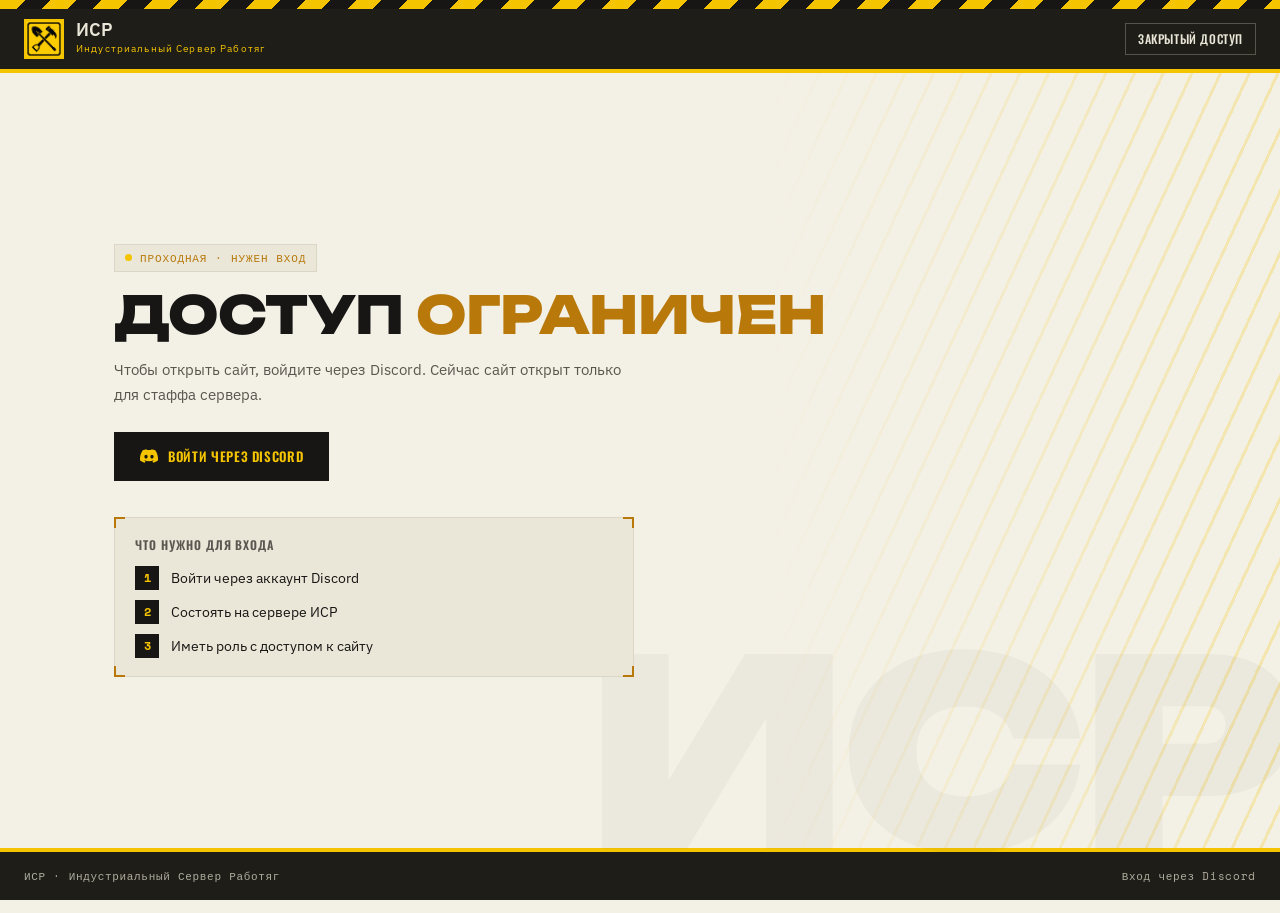
<file: index.html>
<!DOCTYPE html>
<html lang="ru">
<head>
<meta charset="UTF-8">
<script src="/isr-gate.js?v=8"></script> 
<meta name="viewport" content="width=device-width, initial-scale=1.0, maximum-scale=1.0">
<title>ИСР — Индустриальный Сервер Работяг</title>
<link id="favicon" rel="icon" type="image/png">
<link rel="icon" type="image/png" href="icon.png">
<meta name="description" content="ИСР — виртуальное государство в Discord: свои законы, ранги и круглосуточная модерация.">
<meta name="theme-color" content="#FFFF00">
<meta property="og:type" content="website">
<meta property="og:site_name" content="ИСР — Индустриальный Сервер Работяг">
<meta property="og:title" content="ИСР — Индустриальный Сервер Работяг">
<meta property="og:description" content="Виртуальное государство в Discord: свои законы, ранги и круглосуточная модерация.">
<meta property="og:image" content="https://isr.c6t.ru/og-image.png">
<meta property="og:image:width" content="1200">
<meta property="og:image:height" content="630">
<meta property="og:url" content="https://isr.c6t.ru/">
<meta property="og:locale" content="ru_RU">
<meta name="twitter:card" content="summary_large_image">
<meta name="twitter:title" content="ИСР — Индустриальный Сервер Работяг">
<meta name="twitter:description" content="Виртуальное государство в Discord: свои законы, ранги и круглосуточная модерация.">
<meta name="twitter:image" content="https://isr.c6t.ru/og-image.png">
<link rel="preconnect" href="https://fonts.googleapis.com">
<link rel="preconnect" href="https://fonts.gstatic.com" crossorigin>
<link href="https://fonts.googleapis.com/css2?family=Unbounded:wght@500;700;800;900&family=Oswald:wght@400;500;600;700&family=IBM+Plex+Sans:wght@400;500;600&family=Space+Mono:wght@400;700&display=swap" rel="stylesheet">
<link rel="stylesheet" href="/css/halloween.css">
<style>
:root {
  --paper: #F3F0E6;
  --paper-2: #EAE6D8;
  --ink: #171614;
  --ink-soft: #5A5750;
  --yellow: #F5C400;
  --yellow-deep: #B8790A;
  --steel: #1E1D18;
  --steel-2: #2B2A23;
  --line: #DBD6C6;
  --line-strong: #171614;
  --steel-text: #EAE6D8;
  --steel-text-dim: #B0AC9E;
  --accent: #F5C400;
  --accent-deep: #B8790A;
  --radius: 0px;
  --font-ui: 'IBM Plex Sans', sans-serif;
}

/* ===== CUSTOM SCROLLBAR ===== */
html {
  scrollbar-width: thin;
  scrollbar-color: var(--yellow) var(--paper-2);
}
::-webkit-scrollbar {
  width: 10px;
  height: 10px;
}
::-webkit-scrollbar-track {
  background: var(--paper-2);
}
::-webkit-scrollbar-thumb {
  background-color: var(--yellow);
  border: 2px solid var(--paper-2);
  border-radius: 999px;
}
::-webkit-scrollbar-thumb:hover {
  background-color: var(--yellow-deep);
}
::-webkit-scrollbar-corner {
  background: var(--paper-2);
}

/* ===== BUILT-IN THEMES ===== */
[data-theme="dark"] {
  --paper: #18170F;
  --paper-2: #211F16;
  --ink: #EDEAE0;
  --ink-soft: #A19C8F;
  --line: #33312A;
  --line-strong: #3D3A30;
}
[data-theme="midnight"] {
  --paper: #0D1117;
  --paper-2: #161B22;
  --ink: #E6EDF3;
  --ink-soft: #8B949E;
  --yellow: #58A6FF;
  --yellow-deep: #1F6FEB;
  --steel: #010409;
  --steel-2: #0D1117;
  --line: #21262D;
  --line-strong: #30363D;
  --steel-text: #E6EDF3;
  --steel-text-dim: #8B949E;
  --accent: #58A6FF;
  --accent-deep: #1F6FEB;
}
[data-theme="forest"] {
  --paper: #F0F4EE;
  --paper-2: #E3EBE0;
  --ink: #1C2B1A;
  --ink-soft: #4A6741;
  --yellow: #6BAE4F;
  --yellow-deep: #3D7A2E;
  --steel: #1C2B1A;
  --steel-2: #243522;
  --line: #C5D9BF;
  --line-strong: #1C2B1A;
  --steel-text: #E8F0E5;
  --steel-text-dim: #9AB892;
  --accent: #6BAE4F;
  --accent-deep: #3D7A2E;
}
[data-theme="rose"] {
  --paper: #FFF5F7;
  --paper-2: #FFE8ED;
  --ink: #2D1A1E;
  --ink-soft: #7A4A53;
  --yellow: #E8547A;
  --yellow-deep: #C0395A;
  --steel: #2D1A1E;
  --steel-2: #3D2228;
  --line: #F5C5CF;
  --line-strong: #2D1A1E;
  --steel-text: #FFE8ED;
  --steel-text-dim: #D4A0AA;
  --accent: #E8547A;
  --accent-deep: #C0395A;
}
[data-theme="slate"] {
  --paper: #F8F9FA;
  --paper-2: #E9ECEF;
  --ink: #212529;
  --ink-soft: #6C757D;
  --yellow: #6C63FF;
  --yellow-deep: #4B42D6;
  --steel: #212529;
  --steel-2: #343A40;
  --line: #DEE2E6;
  --line-strong: #212529;
  --steel-text: #F8F9FA;
  --steel-text-dim: #ADB5BD;
  --accent: #6C63FF;
  --accent-deep: #4B42D6;
}

* { box-sizing: border-box; }
html { scroll-behavior: smooth; }
body {
  margin: 0;
  background: var(--paper);
  color: var(--ink);
  font-family: var(--font-ui);
  -webkit-font-smoothing: antialiased;
  overflow-x: hidden;
  position: relative;
  transition: background-color .25s, color .25s;
}
body::after {
  content: "";
  position: fixed; inset: 0;
  z-index: -1; pointer-events: none;
  opacity: 0.05; mix-blend-mode: multiply;
  background-image: url("data:image/svg+xml,%3Csvg xmlns='http://www.w3.org/2000/svg' width='120' height='120'%3E%3Cfilter id='n'%3E%3CfeTurbulence type='fractalNoise' baseFrequency='0.85' numOctaves='2' stitchTiles='stitch'/%3E%3CfeColorMatrix type='saturate' values='0'/%3E%3C/filter%3E%3Crect width='100%25' height='100%25' filter='url(%23n)'/%3E%3C/svg%3E");
  background-size: 120px 120px;
}
#bgShapesLayer {
  position: fixed; inset: 0;
  z-index: -2; pointer-events: none;
  overflow: hidden;
}
#bgShapesLayer svg { position:absolute; inset:0; width:100%; height:100%; }
h1,h2,h3,.disp { font-family: 'Oswald', sans-serif; text-transform: uppercase; letter-spacing: .02em; margin: 0; }
.mono { font-family: 'Space Mono', monospace; }
.display-font { font-family: 'Unbounded', sans-serif !important; font-weight: 800; letter-spacing: -.01em; }
.ic { width:16px;height:16px;stroke:currentColor;fill:none;stroke-width:1.8;stroke-linecap:round;stroke-linejoin:round;vertical-align:-3px;flex-shrink:0; }
.ic-lg { width:22px;height:22px;vertical-align:-6px; }
.ic-sm { width:13px;height:13px;vertical-align:-2px;opacity:.85; }

/* ===== TRANSITIONS ===== */
header.top, .btn, .console-panel, .settings-panel, .chgroup, .staff-card, .law-row, .tl-item, .update-card, .ch-row {
  transition: background-color .25s, color .25s, border-color .25s;
}

/* ===== PROGRESS ===== */
.progress-track { position:fixed;top:0;left:0;right:0;height:3px;background:var(--paper-2);z-index:600; }
.progress-fill { height:100%;width:0%;background:var(--yellow-deep);transition:width .08s linear; }
body { padding-top: 3px; }
/* Футер всегда прижат к низу окна: на коротких страницах или при уменьшении масштаба
   браузера контент растягивается, а не оставляет пустоту под футером. */
body { display:flex; flex-direction:column; min-height:100vh; min-height:100dvh; }
body > main { flex:1 0 auto; width:100%; }
body > footer { flex-shrink:0; }

/* ===== STRIPE ===== */
.stripe { height:9px;background:repeating-linear-gradient(135deg,var(--yellow) 0 18px,var(--ink) 18px 36px); }

/* ===== HEADER ===== */
header.top {
  position: sticky; top: 0; z-index: 500;
  background: var(--steel);
  color: var(--steel-text);
  padding: 0 24px;
  display: flex;
  align-items: center;
  justify-content: space-between;
  gap: 16px;
  border-bottom: 4px solid var(--yellow);
  height: 64px;
}
.brand { display:flex;align-items:center;gap:12px;cursor:pointer;flex-shrink:0; }
.plate { width:40px;height:40px;border:2px solid var(--yellow);border-radius:var(--radius);overflow:hidden;flex-shrink:0;background:var(--ink); }
.plate img { width:100%;height:100%;object-fit:cover;display:block; }
.brand-text .name { font-size:18px;font-weight:600;line-height:1; }
.brand-text .sub { font-size:9.5px;color:var(--yellow);letter-spacing:.12em;margin-top:3px; }

.top-right { display:flex;align-items:center;gap:12px;flex-shrink:0; }
@media (max-width:1330px) and (min-width:769px) {
  header.top { padding:0 14px; gap:10px; }
  .top-right { gap:8px; }
  header.top nav.tabs { gap:0; }
  header.top nav.tabs button { padding:8px 6px; letter-spacing:.02em; font-size:11px; }
  header.top nav.tabs button::after { left:6px; right:6px; }
  header.top .btn-join-top { padding:9px 10px; }
  header.top .brand-text .sub { display:none; }
}
@media (max-width:1120px) and (min-width:769px) {
  header.top nav.tabs button { padding:8px 5px; font-size:11px; letter-spacing:.02em; }
  header.top .gear-btn, header.top .more-dropdown { display:none; }
}

nav.tabs { display:flex;gap:2px; }
nav.tabs button {
  position: relative;
  font-family: 'Oswald', sans-serif; text-transform: uppercase; letter-spacing: .05em;
  font-size: 12px; font-weight: 500;
  background: transparent; border: none;
  color: var(--steel-text-dim);
  padding: 8px 10px; cursor: pointer;
  transition: color .15s; white-space: nowrap;
}
nav.tabs button::after {
  content:"";position:absolute;left:10px;right:10px;bottom:2px;height:2px;
  background:var(--yellow);transform:scaleX(0);transform-origin:left;transition:transform .2s ease;
}
nav.tabs button:hover { color:var(--steel-text); }
nav.tabs button:hover::after { transform:scaleX(.4); }
nav.tabs button.active { color:var(--yellow); }
nav.tabs button.active::after { transform:scaleX(1); }

.btn-join-top {
  position:relative;
  font-family:'Oswald',sans-serif;text-transform:uppercase;letter-spacing:.05em;
  font-weight:600;font-size:12px;
  padding:9px 16px;
  background:var(--yellow);color:var(--ink);
  border:2px solid var(--yellow);text-decoration:none;
  white-space:nowrap;overflow:hidden;isolation:isolate;
  transition:color .18s;border-radius:var(--radius);
  flex-shrink:0;
}
.btn-join-top::before {
  content:"";position:absolute;inset:0;
  background:repeating-linear-gradient(135deg,var(--ink) 0 8px,var(--steel-2) 8px 16px);
  transform:translateX(-105%);transition:transform .25s ease;z-index:-1;
}
.btn-join-top:hover { color:var(--yellow); }
.btn-join-top:hover::before { transform:translateX(0); }

.btn-boosty {
  position:relative;
  display:inline-flex;align-items:center;gap:6px;
  font-family:'Oswald',sans-serif;text-transform:uppercase;letter-spacing:.05em;
  font-weight:600;font-size:12px;
  padding:9px 16px;
  background:#F5820A;color:#fff;
  border:2px solid #F5820A;text-decoration:none;
  white-space:nowrap;overflow:hidden;isolation:isolate;
  transition:color .18s,background .18s,border-color .18s;border-radius:var(--radius);
  flex-shrink:0;
}
.btn-boosty:hover { background:#D46E08;border-color:#D46E08; }

/* ===== MOBILE NAV BOTTOM ===== */
.mobile-bottom-nav {
  display: none;
  position: fixed;
  bottom: 0; left: 0; right: 0;
  z-index: 499;
  background: var(--steel);
  border-top: 2px solid var(--yellow);
  padding: 6px 0 max(6px, env(safe-area-inset-bottom));
  flex-direction: row;
  justify-content: space-around;
  align-items: center;
}
.mob-nav-btn {
  display: flex; flex-direction: column; align-items: center; gap: 3px;
  background: transparent; border: none;
  color: var(--steel-text-dim);
  cursor: pointer; padding: 6px 8px;
  font-family: 'Oswald', sans-serif; font-size: 9px; text-transform: uppercase;
  letter-spacing: .04em; transition: color .15s;
  flex: 1; min-width: 0;
}
.mob-nav-btn.active { color: var(--yellow); }
.mob-nav-btn svg { width:20px;height:20px;stroke:currentColor;fill:none;stroke-width:1.8;stroke-linecap:round;stroke-linejoin:round; }

/* ===== MOBILE MENU OVERLAY ===== */
.mobile-menu-overlay {
  display: none;
  position: fixed; inset: 0;
  background: rgba(0,0,0,0.7);
  z-index: 498;
  backdrop-filter: blur(4px);
}
.mobile-menu-overlay.open { display: block; }
.mobile-menu-panel {
  position: fixed;
  bottom: 0; left: 0; right: 0;
  background: var(--steel);
  border-top: 3px solid var(--yellow);
  border-radius: 16px 16px 0 0;
  padding: 12px 0 max(72px, calc(52px + env(safe-area-inset-bottom)));
  z-index: 501;
  transform: translateY(100%);
  transition: transform .3s cubic-bezier(.4,0,.2,1);
  max-height: 85vh;
  max-height: 85dvh;
  overflow-y: auto;
  -webkit-overflow-scrolling: touch;
}
.mobile-menu-panel::-webkit-scrollbar { width: 6px; }
.mobile-menu-panel::-webkit-scrollbar-thumb { background: rgba(255,255,255,.15); border-radius: 3px; }
.mobile-menu-panel.open { transform: translateY(0); }
.mob-menu-handle {
  width: 40px; height: 4px; background: var(--steel-text-dim);
  border-radius: 2px; margin: 0 auto 16px;
  opacity: .4;
  position: sticky; top: 0;
}
.mob-menu-item {
  display: flex; align-items: center; gap: 14px;
  padding: 14px 24px;
  background: transparent; border: none;
  color: var(--steel-text-dim);
  font-family: 'Oswald', sans-serif; font-size: 15px; text-transform: uppercase;
  letter-spacing: .05em; width: 100%; text-align: left;
  cursor: pointer; transition: color .15s, background .15s;
  border-bottom: 1px solid rgba(255,255,255,.06);
}
.mob-menu-item:last-child { border-bottom: none; }
.mob-menu-item:hover, .mob-menu-item.active { color: var(--yellow); background: rgba(255,255,255,.04); }
.mob-menu-item svg { width:18px;height:18px;stroke:currentColor;fill:none;stroke-width:1.8;stroke-linecap:round;stroke-linejoin:round; flex-shrink:0; }

.burger {
  display:none;flex-direction:column;gap:5px;
  background:transparent;border:none;cursor:pointer;padding:8px;
  color: var(--steel-text-dim);
}
.burger span { width:22px;height:2px;background:currentColor;display:block;transition:.2s; }

/* ===== MAIN ===== */
main { max-width:1080px;margin:0 auto;padding:0 24px 100px; }
.page { display:none;position:relative;z-index:0; }
.page.active { display:block;animation:fade .3s ease; }
.page-watermark {
  position:absolute;top:30px;right:-36px;width:320px;height:320px;
  stroke:currentColor;color:var(--ink);fill:none;stroke-width:.35;
  opacity:.04;z-index:-1;pointer-events:none;
}
section.page { overflow-x:clip; }   /* водяной знак выступает за край и давал горизонтальную прокрутку на ~1024 px */
@keyframes fade { from{opacity:0;transform:translateY(8px)}to{opacity:1;transform:translateY(0)} }

/* ===== REVEAL ===== */
.reveal { opacity:0;transform:translateY(18px);transition:opacity .55s ease,transform .55s ease; }
.reveal.in-view { opacity:1;transform:translateY(0); }

/* ===== HERO ===== */
.hero {
  position:relative;padding:60px 0 40px;
  border-bottom:1px solid var(--line);
  overflow:hidden;
}
.hero::before {
  content:"";position:absolute;top:-9px;right:-24px;
  width:46vw;max-width:500px;height:170%;
  background:repeating-linear-gradient(115deg,var(--yellow) 0 3px,transparent 3px 26px);
  opacity:.25;
  -webkit-mask-image:linear-gradient(to left,black,transparent);
  mask-image:linear-gradient(to left,black,transparent);
  pointer-events:none;z-index:0;
}
.hero > * { position:relative;z-index:1; }
.hero::after {
  content:"ИСР";position:absolute;right:-10px;bottom:-42px;
  font-family:'Unbounded',sans-serif;font-weight:900;
  font-size:min(22vw,260px);line-height:1;letter-spacing:-.03em;
  color:var(--ink);opacity:.025;z-index:0;pointer-events:none;
}
.corner-marks { position:relative; }
.corner-marks::before {
  content:"";position:absolute;inset:-1px;pointer-events:none;
  background:
    linear-gradient(var(--yellow-deep),var(--yellow-deep)) top left/11px 2px no-repeat,
    linear-gradient(var(--yellow-deep),var(--yellow-deep)) top left/2px 11px no-repeat,
    linear-gradient(var(--yellow-deep),var(--yellow-deep)) top right/11px 2px no-repeat,
    linear-gradient(var(--yellow-deep),var(--yellow-deep)) top right/2px 11px no-repeat,
    linear-gradient(var(--yellow-deep),var(--yellow-deep)) bottom left/11px 2px no-repeat,
    linear-gradient(var(--yellow-deep),var(--yellow-deep)) bottom left/2px 11px no-repeat,
    linear-gradient(var(--yellow-deep),var(--yellow-deep)) bottom right/11px 2px no-repeat,
    linear-gradient(var(--yellow-deep),var(--yellow-deep)) bottom right/2px 11px no-repeat;
}
.eyebrow {
  display:inline-flex;align-items:center;gap:8px;
  font-family:'Space Mono',monospace;font-size:11px;letter-spacing:.08em;
  color:var(--yellow-deep);background:var(--paper-2);
  border:1px solid var(--line);padding:5px 10px;margin-bottom:16px;
  border-radius:var(--radius);
}
.eyebrow .dot { width:7px;height:7px;background:var(--yellow);border-radius:50%;animation:pulse 1.8s ease-in-out infinite; }
@keyframes pulse{0%,100%{opacity:1}50%{opacity:.3}}
.hero h1 { font-size:clamp(26px,7vw,60px);line-height:1.02;font-weight:700;color:var(--ink);overflow-wrap:break-word;word-break:break-word;hyphens:auto;max-width:100%; }
.hero h1 span { color:var(--yellow-deep); }
.hero p.lead { font-size:15px;color:var(--ink-soft);max-width:520px;margin:16px 0 24px;line-height:1.65; }
.cta-row { display:flex;gap:12px;flex-wrap:wrap;align-items:center; }
.btn {
  position:relative;font-family:'Oswald',sans-serif;text-transform:uppercase;
  letter-spacing:.05em;font-weight:600;font-size:13px;padding:13px 24px;
  border:2px solid var(--ink);cursor:pointer;text-decoration:none;
  display:inline-block;overflow:hidden;isolation:isolate;
  transition:color .18s,background .18s;border-radius:var(--radius);
}
.btn:active { transform:scale(.98); }
.btn-primary { background:var(--ink);color:var(--yellow); }
.btn-primary::before {
  content:"";position:absolute;inset:0;background:var(--yellow);
  transform:translateY(105%);transition:transform .22s ease;z-index:-1;
}
.btn-primary:hover { color:var(--ink); }
.btn-primary:hover::before { transform:translateY(0); }
.btn-ghost { background:transparent;color:var(--ink); }
.btn-ghost:hover { background:var(--ink);color:var(--paper); }

/* ===== DISCORD LIVE ===== */
.discord-live {
  display:inline-flex;align-items:center;gap:9px;margin-top:18px;
  font-family:'Space Mono',monospace;font-size:12px;color:var(--ink-soft);
  border:1px solid var(--line);background:var(--paper-2);padding:7px 12px;
  border-radius:var(--radius);
}
.live-dot { width:8px;height:8px;border-radius:50%;background:#8b897e;flex-shrink:0; }
.live-dot.on { background:#3BA55D;animation:pulse 1.8s ease-in-out infinite; }

/* ===== FLOORBAR ===== */
.floorbar {
  display:grid;grid-template-columns:repeat(4,1fr);
  border:1px solid var(--line-strong);margin-top:44px;
  border-radius:var(--radius);overflow:hidden;
}
.floorbar div { padding:18px 16px;border-right:1px solid var(--line-strong);transition:background .2s; }
.floorbar div:hover { background:var(--paper-2); }
.floorbar div:last-child { border-right:none; }
.floorbar .num { font-family:'Oswald',sans-serif;font-size:26px;font-weight:600;display:flex;align-items:center;gap:8px; }
.floorbar .lbl { font-size:11px;color:var(--ink-soft);text-transform:uppercase;letter-spacing:.06em;margin-top:4px; }

/* ===== VIDEO BLOCK ===== */
.video-block { margin-top:44px; }
.video-block .eyebrow { margin-bottom:14px; }
.video-frame {
  position:relative;width:100%;padding-top:56.25%;
  border:1px solid var(--line-strong);border-radius:var(--radius);overflow:hidden;
  background:var(--steel);
}
.video-frame iframe {
  position:absolute;inset:0;width:100%;height:100%;border:0;
}

/* ===== ABOUT ===== */
.about { padding:48px 0;border-bottom:1px solid var(--line);display:grid;grid-template-columns:1.1fr 1fr;gap:44px; }
.about h2 { font-size:23px;margin-bottom:14px; }
.about p { color:var(--ink-soft);line-height:1.7;font-size:14px;margin:0 0 10px; }
.checklist { list-style:none;padding:0;margin:0; }
.checklist li {
  display:flex;gap:12px;padding:12px 0;border-top:1px solid var(--line);
  font-size:13px;color:var(--ink-soft);transition:padding-left .18s,color .18s;
}
.checklist li:hover { padding-left:6px;color:var(--ink); }
.checklist li:first-child { border-top:none; }
.checklist b { color:var(--yellow-deep);font-weight:700;min-width:26px;font-family:'Space Mono',monospace; }

/* ===== SECTION HEAD ===== */
.section-head { padding:48px 0 26px; }
.section-head .eyebrow { margin-bottom:14px; }
.section-head h2 { font-size:clamp(26px,4vw,40px); }
.section-head p { color:var(--ink-soft);max-width:580px;margin-top:12px;font-size:14px;line-height:1.6; }

/* ===== TIMELINE ===== */
.tl-item {
  display:grid;grid-template-columns:130px 1fr;gap:20px;
  border-top:1px solid var(--line);padding:22px 0;
}
.tl-item:hover { background:rgba(245,196,0,.06); }
.tl-item:last-child { border-bottom:1px solid var(--line); }
.tl-date { font-family:'Space Mono',monospace;font-size:12px;color:var(--yellow-deep);font-weight:700; }
.tl-item h3 { font-size:16px;font-weight:600;text-transform:none;margin-bottom:6px; }
.tl-item p { font-size:13px;color:var(--ink-soft);line-height:1.7;margin:0; }

/* ===== LAWS ===== */
.law-search-wrap { position:relative;margin:24px 0 6px; }
.law-search-wrap .ic { position:absolute;left:12px;top:50%;transform:translateY(-50%);color:var(--ink-soft); }
.law-search-input {
  width:100%;padding:12px 12px 12px 38px;
  font-family:'Space Mono',monospace;font-size:13px;
  border:1px solid var(--line-strong);background:var(--paper);color:var(--ink);
  border-radius:var(--radius);
}
.law-search-input:focus { outline:none;border-color:var(--yellow-deep); }
.law-search-input::placeholder { color:var(--ink-soft);opacity:.7; }
.law-search-status { font-family:'Space Mono',monospace;font-size:11px;color:var(--ink-soft);margin:6px 2px 0;display:none; }
.codex-desig {
  border:1px solid var(--line-strong);padding:18px 20px;margin:26px 0 36px;
  background:var(--paper-2);border-radius:var(--radius);
}
.codex-desig .t { font-family:'Space Mono',monospace;font-size:12px;font-weight:700;color:var(--ink);margin-bottom:8px; }
.codex-desig ul { list-style:none;margin:0;padding:0;display:grid;grid-template-columns:repeat(auto-fit,minmax(200px,1fr));gap:4px 16px; }
.codex-desig li { font-family:'Space Mono',monospace;font-size:12px;color:var(--ink-soft); }
.codex-desig li b { color:var(--yellow-deep); }
details.codex { border:1px solid var(--line-strong);margin-bottom:12px;transition:border-color .2s;border-radius:var(--radius);overflow:hidden; }
details.codex[open] { border-color:var(--yellow-deep); }
details.codex summary {
  list-style:none;cursor:pointer;padding:16px 20px;
  display:flex;align-items:center;justify-content:space-between;
  background:var(--ink);color:var(--yellow);transition:background .15s;
}
details.codex summary:hover { background:var(--steel-2); }
details.codex summary::-webkit-details-marker { display:none; }
details.codex summary .cx-name { font-family:'Oswald',sans-serif;font-size:15px;letter-spacing:.03em;text-transform:uppercase;font-weight:600; }
details.codex summary .cx-abbr { display:flex;align-items:center;gap:8px;font-family:'Space Mono',monospace;font-size:11px;color:var(--paper-2); }
details.codex summary .chevron { transition:transform .2s;font-family:'Space Mono',monospace;font-size:14px; }
details.codex[open] summary .chevron { transform:rotate(45deg); }
.cx-body { padding:6px 20px 10px; }
.cx-group { padding:14px 0;border-top:1px solid var(--line); }
.cx-group:first-child { border-top:none; }
.cx-group-title { font-family:'Oswald',sans-serif;font-size:12px;letter-spacing:.05em;text-transform:uppercase;color:var(--ink-soft);margin-bottom:8px; }
.law-row { display:grid;grid-template-columns:170px 1fr;gap:12px;padding:7px 8px;font-size:13px;line-height:1.6;transition:background .15s;border-radius:var(--radius); }
.law-row:hover { background:var(--paper-2); }
.law-row .code { font-family:'Space Mono',monospace;color:var(--yellow-deep);font-weight:700;white-space:nowrap; }
.law-row .txt { color:var(--ink-soft); }
.cx-meta { font-family:'Space Mono',monospace;font-size:11px;color:var(--ink-soft);opacity:.8;padding:12px 0 6px;border-top:1px solid var(--line);margin-top:4px; }

/* ===== STAFF ===== */
.staff-grid { display:grid;grid-template-columns:repeat(auto-fit,minmax(220px,1fr));gap:1px;background:var(--line-strong);border:1px solid var(--line-strong);margin-top:10px;border-radius:var(--radius);overflow:hidden; }
.staff-card { background:var(--paper);padding:22px;transition:background .18s,transform .18s; }
.staff-card:hover { background:var(--paper-2);transform:translateY(-2px); }
.staff-top { display:flex;align-items:center;gap:12px;margin-bottom:4px; }
.staff-avatar { width:44px;height:44px;border-radius:var(--radius);display:flex;align-items:center;justify-content:center;font-family:'Oswald',sans-serif;font-weight:600;font-size:15px;flex-shrink:0; }
.staff-rank { display:inline-block;font-family:'Space Mono',monospace;font-size:10px;text-transform:uppercase;letter-spacing:.06em;background:var(--yellow);color:var(--ink);padding:3px 7px;margin-top:12px;border-radius:var(--radius); }
.staff-card h3 { font-size:17px;font-weight:600;text-transform:none; }

/* ===== SUPPORT / SPONSORS ===== */
.support-tiers { display:flex;flex-direction:column;gap:36px;margin-top:10px; }
.support-tier-head { display:flex;align-items:center;gap:10px;margin-bottom:14px; }
.support-tier-head .tier-icon { width:26px;height:26px;flex-shrink:0;display:flex;align-items:center;justify-content:center;border-radius:50%; }
.support-tier-head h3 { font-family:'Oswald',sans-serif;font-size:15px;letter-spacing:.05em;text-transform:uppercase;font-weight:600; }
.support-tier-head .tier-count { font-family:'Space Mono',monospace;font-size:11px;color:var(--ink-soft);margin-left:auto; }
.support-grid { display:grid;grid-template-columns:repeat(auto-fit,minmax(200px,1fr));gap:14px; }

.support-card { position:relative;background:var(--paper);border:1px solid var(--line-strong);border-radius:var(--radius);padding:18px;display:flex;align-items:center;gap:12px;transition:transform .18s,box-shadow .18s,border-color .18s;overflow:hidden; }
.support-card:hover { transform:translateY(-3px); }
.support-avatar { width:42px;height:42px;border-radius:50%;flex-shrink:0;display:flex;align-items:center;justify-content:center;font-family:'Oswald',sans-serif;font-weight:600;font-size:14px;background:var(--paper-2);color:var(--ink);overflow:hidden; }
.support-avatar img { width:100%;height:100%;object-fit:cover;border-radius:50%; }
.support-name { font-size:14px;font-weight:600;line-height:1.3; }
.support-note { font-size:11.5px;color:var(--ink-soft);margin-top:2px;line-height:1.4; }

/* Standart tier: тихо и скромно */
.support-card.tier-standart { border-color:var(--line); }

/* Super tier: чуть заметнее, акцентная рамка */
.support-card.tier-super { border:1.5px solid var(--yellow-deep); background:var(--paper-2); }
.support-card.tier-super .support-avatar { background:var(--yellow-deep);color:var(--paper); }

/* Premium tier: крупнее, золотое сияние, лёгкая анимация */
.support-card.tier-premium {
  border:2px solid var(--yellow);
  background:linear-gradient(135deg,var(--paper) 0%,var(--paper-2) 100%);
  padding:22px;
  box-shadow:0 0 0 3px rgba(245,196,0,.08),0 10px 30px rgba(0,0,0,.12);
}
.support-card.tier-premium::before {
  content:"";position:absolute;inset:0;pointer-events:none;
  background:linear-gradient(115deg,transparent 30%,rgba(245,196,0,.16) 45%,transparent 60%);
  background-size:220% 220%;
  animation:premiumShine 5s ease-in-out infinite;
}
@keyframes premiumShine { 0%,100% { background-position:120% 0; } 50% { background-position:-20% 100%; } }
.support-card.tier-premium .support-avatar { width:50px;height:50px;font-size:16px;background:var(--yellow);color:var(--ink);box-shadow:0 0 0 3px var(--paper),0 0 0 4px var(--yellow-deep); }
.support-card.tier-premium .support-name { font-size:15.5px; }
.support-card.tier-premium .tier-star { position:absolute;top:10px;right:12px;color:var(--yellow-deep);opacity:.55; }

@media (max-width:640px){
  .support-grid { grid-template-columns:1fr 1fr; }
}

/* ===== GALLERY ===== */
.gallery-grid { display:grid;grid-template-columns:repeat(auto-fill,minmax(220px,1fr));gap:14px;margin-top:10px; }
.gallery-item {
  position:relative;border:1px solid var(--line-strong);border-radius:var(--radius);
  overflow:hidden;cursor:pointer;background:var(--paper-2);aspect-ratio:4/3;
  transition:transform .18s,box-shadow .18s;
}
.gallery-item:hover { transform:translateY(-3px);box-shadow:0 10px 24px rgba(0,0,0,.15); }
.gallery-item img { width:100%;height:100%;object-fit:cover;display:block; }
.gallery-item::after {
  content:"";position:absolute;inset:0;
  background:linear-gradient(to top,rgba(0,0,0,.35),transparent 40%);
  opacity:0;transition:opacity .18s;
}
.gallery-item:hover::after { opacity:1; }

.lightbox-overlay {
  display:none;position:fixed;inset:0;z-index:9999;
  background:rgba(10,9,7,.9);align-items:center;justify-content:center;padding:24px;
}
.lightbox-overlay.open { display:flex; }
.lightbox-img { max-width:92vw;max-height:88vh;border:2px solid var(--yellow);border-radius:var(--radius);object-fit:contain; }
.lightbox-close { position:absolute;top:18px;right:22px;background:var(--ink);color:var(--yellow);border:2px solid var(--yellow);width:40px;height:40px;border-radius:50%;font-size:20px;cursor:pointer;display:flex;align-items:center;justify-content:center; }
.lightbox-nav { position:absolute;top:50%;transform:translateY(-50%);background:var(--ink);color:var(--yellow);border:2px solid var(--yellow);width:44px;height:44px;border-radius:50%;font-size:20px;cursor:pointer;display:flex;align-items:center;justify-content:center; }
.lightbox-prev { left:18px; }
.lightbox-next { right:18px; }
@media (max-width:640px){
  .lightbox-nav { width:36px;height:36px;font-size:16px; }
  .lightbox-close { width:34px;height:34px;top:10px;right:10px; }
}

/* ===== CHANNELS ===== */
.chgroup { border:1px solid var(--line-strong);margin-bottom:12px;border-radius:var(--radius);overflow:hidden; }
.chgroup-head { background:var(--ink);color:var(--yellow);padding:14px 20px;font-family:'Oswald',sans-serif;font-size:14px;letter-spacing:.04em;text-transform:uppercase;font-weight:600;display:flex;align-items:center;gap:8px; }
.chgroup-head .idx { font-family:'Space Mono',monospace;font-size:10px;color:var(--paper-2);border:1px solid var(--paper-2);padding:2px 5px; }
.chgroup-count { margin-left:auto;font-family:'Space Mono',monospace;font-size:10px;color:var(--paper-2);opacity:.7; }
.chgroup-desc { padding:10px 20px 0;font-size:13px;color:var(--ink-soft); }
.ch-row { display:grid;grid-template-columns:200px 1fr;gap:12px;padding:11px 20px;border-top:1px solid var(--line);font-size:13px;transition:background .15s; }
.ch-row:hover { background:var(--paper-2); }
.ch-row:first-of-type { border-top:none;margin-top:12px; }
.ch-row .ch-name { display:flex;align-items:center;gap:7px;font-family:'Space Mono',monospace;color:var(--yellow-deep);font-weight:700; }
.ch-row .ch-desc { color:var(--ink-soft);line-height:1.6; }
.chgroup-body { padding-bottom:14px; }
.chgroup-chips { display:flex;flex-wrap:wrap;gap:8px;padding:12px 20px 18px; }
.ch-chip { display:inline-flex;align-items:center;gap:6px;background:var(--paper-2);border:1px solid var(--line-strong);padding:7px 11px;font-family:'Space Mono',monospace;font-size:12px;color:var(--ink-soft);transition:background .15s,color .15s,border-color .15s;border-radius:var(--radius); }
.ch-chip:hover { background:var(--ink);color:var(--yellow);border-color:var(--ink); }

/* ===== UPDATES ===== */
.update-state { font-family:'Space Mono',monospace;font-size:13px;color:var(--ink-soft);padding:28px 0;text-align:center;border:1px dashed var(--line);border-radius:var(--radius); }
.update-card { display:grid;grid-template-columns:140px 1fr;gap:20px;border-top:1px solid var(--line);padding:22px 0;transition:background .18s; }
.update-card:hover { background:rgba(245,196,0,.06); }
.update-card:first-child { border-top:none; }
.update-card:last-child { border-bottom:1px solid var(--line); }
.update-date { font-family:'Space Mono',monospace;font-size:12px;color:var(--yellow-deep);font-weight:700; }
.update-tag { display:inline-block;font-family:'Space Mono',monospace;font-size:10px;text-transform:uppercase;letter-spacing:.06em;background:var(--yellow);color:var(--ink);padding:2px 7px;margin-bottom:8px;border-radius:var(--radius); }
.update-card h3 { font-size:16px;font-weight:600;text-transform:none;margin-bottom:6px; }
.update-card p { font-size:13px;color:var(--ink-soft);line-height:1.7;margin:0;white-space:pre-line; }

/* ===== FOOTER ===== */
footer { background:var(--steel);color:var(--steel-text-dim);padding:40px 24px 0; }
.footer-top { display:flex;justify-content:space-between;align-items:flex-start;flex-wrap:wrap;gap:24px;padding-bottom:30px;border-bottom:1px solid var(--steel-2); }
.footer-brand { display:flex;align-items:center;gap:12px; }
.footer-logo { width:40px;height:40px;border:2px solid var(--yellow);border-radius:var(--radius);overflow:hidden;flex-shrink:0; }
.footer-logo img { width:100%;height:100%;object-fit:cover;display:block; }
.f-brand { font-family:'Oswald',sans-serif;color:var(--steel-text);font-weight:600;letter-spacing:.05em;font-size:14px; }
.f-note { font-family:'Space Mono',monospace;font-size:10.5px;color:#8b897e;margin-top:3px; }
.footer-links { display:flex;gap:20px;flex-wrap:wrap; }
.footer-links button { background:transparent;border:none;color:var(--steel-text-dim);font-family:'Oswald',sans-serif;text-transform:uppercase;letter-spacing:.04em;font-size:12px;cursor:pointer;padding:0;transition:color .15s; }
.footer-links button:hover { color:var(--yellow); }
.footer-bottom { display:flex;justify-content:space-between;align-items:center;flex-wrap:wrap;gap:8px;padding:18px 0;font-family:'Space Mono',monospace;font-size:10px;color:#7d7b71; }

/* ===== SCROLL TOP ===== */
.scroll-top { position:fixed;right:20px;bottom:80px;width:44px;height:44px;background:var(--ink);color:var(--yellow);border:2px solid var(--yellow);cursor:pointer;display:flex;align-items:center;justify-content:center;z-index:400;opacity:0;transform:translateY(12px);pointer-events:none;transition:opacity .25s ease,transform .25s ease,background .15s;border-radius:var(--radius); }
.scroll-top.show { opacity:1;transform:translateY(0);pointer-events:auto; }
.scroll-top:hover { background:var(--yellow);color:var(--ink); }

/* ===== TOASTS ===== */
.toast-stack { position:fixed;left:50%;bottom:80px;transform:translateX(-50%);display:flex;flex-direction:column;gap:8px;z-index:10000;pointer-events:none;align-items:center; }
.toast { background:var(--ink);color:var(--yellow);border:1px solid var(--yellow);font-family:'Space Mono',monospace;font-size:12px;padding:9px 16px;white-space:nowrap;opacity:0;transform:translateY(10px);transition:opacity .25s ease,transform .25s ease;border-radius:var(--radius); }
.toast.show { opacity:1;transform:translateY(0); }

/* ===== CONSOLE ===== */
.console-overlay { position:fixed;inset:0;background:rgba(10,9,7,.82);display:none;align-items:center;justify-content:center;z-index:9999;padding:16px; }
.console-panel { width:min(580px,96vw);height:min(75vh,500px);background:var(--steel);border:2px solid var(--yellow);font-family:'Space Mono',monospace;color:var(--yellow);display:flex;flex-direction:column;position:relative;overflow:hidden;box-shadow:0 0 0 4px rgba(245,196,0,.08),0 20px 60px rgba(0,0,0,.5);animation:consoleIn .18s ease;border-radius:var(--radius); }
@keyframes consoleIn{from{opacity:0;transform:scale(.97)}to{opacity:1;transform:scale(1)}}
.console-scanlines { position:absolute;inset:0;pointer-events:none;z-index:2;background:repeating-linear-gradient(to bottom,rgba(0,0,0,.09) 0 1px,transparent 1px 3px);mix-blend-mode:multiply; }
.console-header { display:flex;align-items:center;justify-content:space-between;padding:11px 14px;border-bottom:1px solid var(--steel-2);flex-shrink:0; }
.console-title { font-size:11px;letter-spacing:.06em;display:flex;align-items:center;gap:8px; }
.console-close { background:transparent;border:none;color:var(--yellow);font-size:20px;line-height:1;cursor:pointer;padding:0 4px; }
.console-output { flex:1;overflow-y:auto;padding:14px;font-size:12px;line-height:1.75; }
.console-output::-webkit-scrollbar { width:6px; }
.console-output::-webkit-scrollbar-thumb { background:var(--steel-2); }
.cline { white-space:pre-wrap;word-break:break-word;margin-bottom:2px; }
.cline.sys { color:var(--steel-text-dim);opacity:.85; }
.cline.cmd { color:var(--steel-text);opacity:.9; }
.cline.cmd::before { content:"work@isr:~$ ";color:var(--yellow-deep); }
.cline.resp { color:var(--yellow);text-shadow:0 0 6px rgba(245,196,0,.25); }
.cline.err { color:#e06b5a; }
.cline.ok { color:#8fd18f; }
.console-input-row { display:flex;align-items:center;gap:8px;padding:10px 14px;border-top:1px solid var(--steel-2);flex-shrink:0; }
.console-prompt { color:var(--yellow-deep);font-size:12px;white-space:nowrap; }
.console-input { flex:1;background:transparent;border:none;outline:none;font-family:'Space Mono',monospace;font-size:12px;color:var(--steel-text);caret-color:var(--yellow); }
.console-input::placeholder { color:var(--steel-text-dim);opacity:.4; }

/* ===== SETTINGS PANEL ===== */
.settings-overlay { position:fixed;inset:0;background:rgba(10,9,7,.72);display:none;align-items:center;justify-content:center;z-index:9999;padding:16px; }
.settings-panel {
  width: min(640px, 96vw);
  max-height: 90vh;
  background: var(--paper);
  border: 2px solid var(--ink);
  display: flex;
  flex-direction: column;
  border-radius: var(--radius);
  overflow: hidden;
}
.settings-header { display:flex;align-items:center;justify-content:space-between;padding:18px 20px;border-bottom:1px solid var(--line);flex-shrink:0; }
.settings-title { font-family:'Oswald',sans-serif;text-transform:uppercase;letter-spacing:.05em;font-weight:600;font-size:15px; }
.settings-close { background:transparent;border:none;color:var(--ink);font-size:20px;cursor:pointer;padding:0 4px; }
.settings-body { overflow-y:auto;padding:20px;flex:1; }
.settings-body::-webkit-scrollbar { width:6px; }
.settings-body::-webkit-scrollbar-thumb { background:var(--line-strong);border-radius:3px; }

.settings-tabs { display:flex;gap:0;border-bottom:2px solid var(--line);margin-bottom:20px; }
.stab { background:transparent;border:none;font-family:'Oswald',sans-serif;text-transform:uppercase;letter-spacing:.04em;font-size:12px;padding:10px 16px;cursor:pointer;color:var(--ink-soft);border-bottom:2px solid transparent;margin-bottom:-2px;transition:color .15s,border-color .15s; }
.stab.active { color:var(--yellow-deep);border-bottom-color:var(--yellow-deep); }
.stab:hover { color:var(--ink); }

.stab-panel { display:none; }
.stab-panel.active { display:block; }

.sg-label { font-family:'Space Mono',monospace;font-size:10px;letter-spacing:.07em;text-transform:uppercase;color:var(--ink-soft);margin:16px 0 8px; }
.sg-label:first-child { margin-top:0; }

/* Preset grid */
.theme-presets { display:grid;grid-template-columns:repeat(auto-fill,minmax(100px,1fr));gap:8px;margin-bottom:4px; }
.theme-preset {
  display:flex;flex-direction:column;align-items:center;gap:6px;
  padding:10px 6px;border:2px solid var(--line);cursor:pointer;
  background:var(--paper-2);transition:border-color .15s,transform .15s;
  border-radius:var(--radius);
}
.theme-preset:hover { border-color:var(--yellow-deep);transform:translateY(-2px); }
.theme-preset.active { border-color:var(--yellow-deep);background:var(--paper); }
.theme-preset .preview { width:48px;height:32px;border-radius:4px;border:1px solid rgba(0,0,0,.1);overflow:hidden;position:relative; }
.theme-preset .preview-bg { position:absolute;inset:0; }
.theme-preset .preview-accent { position:absolute;bottom:0;left:0;right:0;height:8px; }
.theme-preset .preview-text { position:absolute;top:4px;left:4px;width:24px;height:3px;border-radius:1px; }
.theme-preset .pname { font-family:'Space Mono',monospace;font-size:10px;color:var(--ink-soft);text-align:center; }

/* Seg group */
.seg-group { display:flex;border:1px solid var(--line-strong);border-radius:var(--radius);overflow:hidden; }
.seg-btn { flex:1;background:transparent;border:none;border-right:1px solid var(--line-strong);font-family:'Oswald',sans-serif;text-transform:uppercase;letter-spacing:.03em;font-size:12px;font-weight:500;padding:9px 4px;cursor:pointer;color:var(--ink-soft);transition:background .15s,color .15s; }
.seg-btn:last-child { border-right:none; }
.seg-btn:hover { background:var(--paper-2);color:var(--ink); }
.seg-btn.active { background:var(--ink);color:var(--yellow); }

/* Custom theme editor */
.custom-editor { display:flex;flex-direction:column;gap:12px; }
.color-row { display:flex;align-items:center;gap:10px;padding:8px 0;border-bottom:1px solid var(--line); }
.color-row:last-child { border-bottom:none; }
.color-row label { flex:1;font-size:13px;color:var(--ink); }
.color-row .color-desc { font-family:'Space Mono',monospace;font-size:10px;color:var(--ink-soft);flex:1; }
.color-row input[type=color] { width:40px;height:32px;border:2px solid var(--line-strong);background:none;padding:2px;cursor:pointer;border-radius:4px; }
.color-val { font-family:'Space Mono',monospace;font-size:11px;color:var(--ink-soft);width:78px;text-align:right;background:var(--paper-2);border:1px solid var(--line-strong);border-radius:4px;padding:5px 6px;text-transform:uppercase; }
.color-val:focus { outline:none;border-color:var(--yellow-deep);color:var(--ink); }
.color-val.invalid { border-color:#e06b5a; }

/* Sliders */
.slider-row { display:flex;align-items:center;gap:10px;padding:8px 0; }
.slider-row label { flex:1;font-size:13px;color:var(--ink); }
.slider-row input[type=range] { flex:2; }
.slider-row .sv { font-family:'Space Mono',monospace;font-size:11px;color:var(--ink-soft);width:40px;text-align:right; }

/* Font row */
.font-row { display:flex;gap:8px;flex-wrap:wrap;margin-bottom:4px; }
.font-chip { padding:7px 12px;border:1px solid var(--line-strong);background:var(--paper-2);color:var(--ink);cursor:pointer;font-size:13px;transition:border-color .15s,background .15s,color .15s;border-radius:var(--radius); }
.font-chip.active { border-color:var(--yellow-deep);background:var(--paper);color:var(--ink); }
.font-chip:hover { border-color:var(--yellow-deep); }

/* New-updates dot indicator */
.nav-dot-wrap { position:relative;display:inline-flex;align-items:center; }
.nav-dot {
  position:absolute; top:-2px; right:-9px;
  width:7px;height:7px;border-radius:50%;
  background:var(--yellow); box-shadow:0 0 0 2px var(--paper);
}
.mob-menu-item .nav-dot { top:2px; right:auto; left:16px; }
.mob-nav-btn .nav-dot { top:4px; right:calc(50% - 16px); box-shadow:0 0 0 2px var(--steel); }
.update-card.is-new { position:relative; }
.update-card.is-new h3::before {
  content:""; display:inline-block; width:7px;height:7px;border-radius:50%;
  background:var(--yellow); margin-right:8px; vertical-align:middle;
}

/* Shapes-keep confirm modal */
.shapes-confirm-overlay { position:fixed;inset:0;background:rgba(10,9,7,.72);display:none;align-items:center;justify-content:center;z-index:10050;padding:16px; }
.shapes-confirm-overlay.open { display:flex; }
.shapes-confirm-panel {
  width:min(420px,94vw);
  background:var(--paper);
  border:2px solid var(--ink);
  border-radius:var(--radius);
  padding:20px;
}
.shapes-confirm-title { font-family:'Oswald',sans-serif;text-transform:uppercase;letter-spacing:.04em;font-weight:600;font-size:15px;margin-bottom:8px; }
.shapes-confirm-text { font-size:13px;color:var(--ink-soft);line-height:1.5;margin-bottom:16px; }
.shapes-confirm-actions { display:flex;gap:8px;flex-wrap:wrap; }
.shapes-confirm-actions button { flex:1; }

/* Background shapes editor */
.bgfx-canvas-wrap { position:relative;width:100%;aspect-ratio:16/9;background:var(--paper);border:2px solid var(--line-strong);border-radius:var(--radius);overflow:hidden;touch-action:none; }
.bgfx-canvas-wrap svg { width:100%;height:100%;display:block; }
.bgfx-shape { cursor:move; }
.bgfx-shape.selected { outline:none; }
.bgfx-handle { cursor:pointer; }
.bgfx-toolbar { display:flex;gap:8px;flex-wrap:wrap;margin-top:10px; }
.bgfx-list { display:flex;flex-direction:column;gap:6px;margin-top:10px;max-height:160px;overflow-y:auto; }
.bgfx-item { display:flex;align-items:center;gap:8px;padding:7px 10px;border:1px solid var(--line);border-radius:var(--radius);font-family:'Space Mono',monospace;font-size:11px;color:var(--ink-soft); }
.bgfx-item.active { border-color:var(--yellow-deep);color:var(--ink); }
.bgfx-item .bgfx-swatch { width:16px;height:16px;border-radius:3px;border:1px solid rgba(0,0,0,.15);flex-shrink:0; }
.bgfx-item span.bgfx-name { flex:1; }
.bgfx-item button { background:transparent;border:none;color:var(--ink-soft);cursor:pointer;font-size:14px;padding:2px 6px;line-height:1; }
.bgfx-item button:hover { color:#e06b5a; }
.bgfx-props { display:flex;flex-direction:column;gap:10px;margin-top:12px; }
.bgfx-props .slider-row label { flex: 0 0 110px; }
.bgfx-hint { font-family:'Space Mono',monospace;font-size:10.5px;color:var(--ink-soft);margin-top:8px;line-height:1.6; }

/* Saved customs */
.saved-themes { display:flex;flex-direction:column;gap:8px; }
.saved-theme-item { display:flex;align-items:center;gap:10px;padding:10px 12px;border:1px solid var(--line);border-radius:var(--radius);transition:border-color .15s; }
.saved-theme-item:hover { border-color:var(--yellow-deep); }
.saved-theme-swatch { width:28px;height:28px;border-radius:4px;flex-shrink:0;border:1px solid rgba(0,0,0,.1); }
.saved-theme-name { flex:1;font-size:13px;color:var(--ink); }
.saved-theme-actions { display:flex;gap:6px; }
.stt-btn { background:transparent;border:1px solid var(--line-strong);color:var(--ink-soft);font-family:'Space Mono',monospace;font-size:10px;padding:4px 8px;cursor:pointer;border-radius:var(--radius);transition:background .15s,color .15s; }
.stt-btn:hover { background:var(--ink);color:var(--yellow);border-color:var(--ink); }
.stt-btn.danger:hover { background:#e06b5a;color:#fff;border-color:#e06b5a; }

.btn-full { width:100%;justify-content:center;display:flex;align-items:center;gap:8px;margin-top:12px;font-size:13px;padding:11px 20px; }
.btn-outline { background:transparent;border:2px solid var(--ink);color:var(--ink);font-family:'Oswald',sans-serif;text-transform:uppercase;letter-spacing:.04em;font-weight:600;font-size:12px;cursor:pointer;padding:9px 16px;transition:background .15s,color .15s;border-radius:var(--radius); }
.btn-outline:hover { background:var(--ink);color:var(--yellow); }
.btn-danger { background:transparent;border:2px solid #e06b5a;color:#e06b5a;font-family:'Oswald',sans-serif;text-transform:uppercase;letter-spacing:.04em;font-weight:600;font-size:12px;cursor:pointer;padding:9px 16px;transition:background .15s,color .15s;border-radius:var(--radius); }
.btn-danger:hover { background:#e06b5a;color:#fff; }

/* Input text */
.input-text { width:100%;padding:10px 12px;font-family:'IBM Plex Sans',sans-serif;font-size:13px;border:1px solid var(--line-strong);background:var(--paper);color:var(--ink);border-radius:var(--radius);outline:none;transition:border-color .15s; }
.input-text:focus { border-color:var(--yellow-deep); }

/* Preview live box */
.live-preview { border:1px solid var(--line);padding:14px;border-radius:var(--radius);margin:12px 0;background:var(--paper-2);transition:all .2s; }
.lp-header { height:28px;background:var(--ink);border-radius:var(--radius);margin-bottom:8px;display:flex;align-items:center;padding:0 10px;gap:6px; }
.lp-dot { width:6px;height:6px;border-radius:50%;background:var(--yellow); }
.lp-text { width:60px;height:4px;background:var(--yellow);border-radius:2px;opacity:.8; }
.lp-body { display:flex;gap:8px; }
.lp-card { flex:1;background:var(--paper);border:1px solid var(--line);border-radius:var(--radius);padding:8px; }
.lp-card-line { height:3px;background:var(--ink);border-radius:1px;margin-bottom:4px; }
.lp-card-line.accent { background:var(--yellow); }
.lp-card-line.soft { background:var(--ink);opacity:.3; }

/* Gear btn */
.gear-btn { background:rgba(255,255,255,.03);border:1px solid rgba(255,255,255,.06);color:var(--steel-text-dim);cursor:pointer;padding:9px;width:38px;height:38px;border-radius:50%;display:flex;align-items:center;justify-content:center;transition:color .15s,transform .3s,background .18s,border-color .18s; }
.gear-btn:hover { color:var(--yellow);background:rgba(255,255,255,.07);border-color:rgba(255,255,255,.12);transform:rotate(35deg); }

.icon-link-btn { background:rgba(255,255,255,.03);border:1px solid rgba(255,255,255,.06);color:var(--steel-text-dim);cursor:pointer;padding:9px;width:38px;height:38px;border-radius:50%;display:flex;align-items:center;justify-content:center;transition:color .15s,background .18s,border-color .18s;flex-shrink:0;text-decoration:none; }
.icon-link-btn:hover { color:var(--yellow);background:rgba(255,255,255,.07);border-color:rgba(255,255,255,.12); }
.icon-link-btn.icon-youtube { background:#FF0000;border-color:#FF0000;color:#fff; }
.icon-link-btn.icon-youtube:hover { background:#D90000;border-color:#D90000;color:#fff; }

/* ===== MORE DROPDOWN (desktop) ===== */
.more-dropdown { position:relative;flex-shrink:0; }
.more-dropdown-panel {
  position:absolute;top:calc(100% + 10px);right:0;
  background:var(--steel);border:1px solid rgba(255,255,255,.1);
  border-radius:12px;padding:6px;min-width:170px;
  display:flex;flex-direction:column;gap:2px;
  opacity:0;visibility:hidden;transform:translateY(-6px);
  transition:opacity .18s,transform .18s,visibility .18s;
  box-shadow:0 12px 32px rgba(0,0,0,.35);z-index:600;
}
.more-dropdown-panel.open { opacity:1;visibility:visible;transform:translateY(0); }
.more-dropdown-panel a {
  display:flex;align-items:center;gap:10px;
  padding:10px 12px;border-radius:8px;text-decoration:none;
  color:var(--steel-text-dim);font-family:'Oswald',sans-serif;
  font-size:13px;text-transform:uppercase;letter-spacing:.03em;
  transition:background .15s,color .15s;
}
.more-dropdown-panel a:hover { background:rgba(255,255,255,.06);color:var(--steel-text); }
.more-dropdown-panel .ic { width:18px;height:18px; }
#moreDropdownBtn[aria-expanded="true"] { color:var(--yellow);background:rgba(255,255,255,.07);border-color:rgba(255,255,255,.12); }

/* Gesture canvas */
#gestureCanvas { position:fixed;inset:0;z-index:9998;pointer-events:none;display:none; }
/* Spark */
#sparkCanvas { position:fixed;inset:0;z-index:9997;pointer-events:none; }

/* ===== STAGGER ===== */
.stagger > * { opacity:0;transform:translateY(14px);transition:opacity .5s ease,transform .5s ease; }
.stagger.in-view > * { opacity:1;transform:translateY(0); }
.stagger.in-view > *:nth-child(1){transition-delay:.02s}
.stagger.in-view > *:nth-child(2){transition-delay:.07s}
.stagger.in-view > *:nth-child(3){transition-delay:.12s}
.stagger.in-view > *:nth-child(4){transition-delay:.17s}
.stagger.in-view > *:nth-child(5){transition-delay:.22s}
.stagger.in-view > *:nth-child(6){transition-delay:.27s}
.stagger.in-view > *:nth-child(n+7){transition-delay:.32s}

/* ===== RESPONSIVE ===== */
@media (max-width: 900px) {
  .about { grid-template-columns:1fr; }
  .floorbar { grid-template-columns:repeat(2,1fr); }
  .floorbar div:nth-child(2) { border-right:none; }
  .floorbar div { border-bottom:1px solid var(--line-strong); }
  .tl-item { grid-template-columns:1fr; gap:6px; }
  .tl-date { font-size:11px; }
  .law-row { grid-template-columns:1fr; gap:4px; }
  .law-row .code { font-size:11px; }
  .ch-row { grid-template-columns:1fr; gap:4px; }
  .update-card { grid-template-columns:1fr; gap:10px; }
  .update-date { font-size:11px; }
}
@media (max-width: 768px) {
  nav.tabs { display:none; }
  .btn-join-top { display:none; }
  header .btn-boosty { display:none; }
  .gear-btn { display:none; }
  header .icon-link-btn { display:none; }
  .more-dropdown { display:none; }
  .burger { display:flex; }
  .mobile-bottom-nav { display:flex; }
  header.top { padding:0 16px; height:56px; }
  main { padding:0 16px 120px; }
  .brand { min-width:0; }
  .brand-text { min-width:0; }
  .brand-text .sub { display:block; font-size:8.5px; letter-spacing:.04em; margin-top:3px; white-space:nowrap; overflow:hidden; text-overflow:ellipsis; max-width:calc(100vw - 132px); }   /* на телефоне расшифровка ИСР видна под названием */
  .brand-text .name { font-size:16px; }
  .scroll-top { bottom:88px; right:12px; }
  .toast-stack { bottom:88px; }
  .hero { padding:40px 0 32px; }
  .hero::before { display:none; }
  .hero::after { font-size:min(28vw,160px); bottom:-20px; }
  .hero h1 { font-size:clamp(24px,8vw,44px); }
  .hero p.lead { font-size:14px; }
  .section-head { padding:32px 0 18px; }
  .floorbar { margin-top:28px; }
  .floorbar .num { font-size:20px; }
  footer { padding:32px 16px 0; }
  .footer-top { flex-direction:column; }
  .footer-links { display:none; }
  .page-watermark { display:none; }
  .settings-panel { width:100%;max-height:95vh;border-radius:16px 16px 0 0;position:fixed;bottom:0;left:0;right:0;border:none;border-top:3px solid var(--yellow); }
  .settings-overlay { align-items:flex-end;padding:0; }
  .theme-presets { grid-template-columns:repeat(3,1fr); }
}
@media (max-width: 380px) {
  .mob-nav-btn .mob-label { display:none; }
  .mob-nav-btn { padding:8px 4px; }
}

/* Print */
@media print { .mobile-bottom-nav,.scroll-top,.toast-stack,.progress-track,.stripe,footer,.console-overlay,.settings-overlay { display:none!important; } }
@media (prefers-reduced-motion: reduce) { *{animation-duration:.01ms!important;animation-iteration-count:1!important;transition-duration:.01ms!important;scroll-behavior:auto!important} }
/* ===== ПРОФИЛЬ ИГРОКА (/#u/ID) ===== */
.pf-bg { position:fixed; inset:0; z-index:-1; pointer-events:none; overflow:hidden; }
.pf-bg i { position:absolute; inset:-60px; display:block; }
.pf-wrap { position:relative; padding:40px 0 20px; max-width:900px; margin:0 auto; }
.pf-state { background:var(--paper); border:1px solid var(--line-strong); padding:22px; text-align:center; color:var(--ink-soft); }
.pf-card { background:var(--paper); border:2px solid var(--line-strong); box-shadow:0 10px 34px rgba(0,0,0,.18); }
.pf-card[hidden], .pf-state[hidden], .pf-shop[hidden], .pf-editor[hidden], .pf-cols[hidden] { display:none !important; }
.pf-banner { position:relative; height:220px; overflow:hidden; border-bottom:4px solid var(--yellow); background:var(--paper-2); }
.pf-banner img { position:absolute; inset:0; width:100%; height:100%; object-fit:cover; display:block; }
.pf-banner.pf-default { background:repeating-linear-gradient(135deg,var(--yellow) 0 18px,var(--ink) 18px 36px); }
.pf-head { display:flex; align-items:flex-start; gap:12px 18px; flex-wrap:wrap; padding:0 24px 18px; border-bottom:2px solid var(--line-strong); }
.pf-avawrap { position:relative; margin-top:-58px; flex:none; }
.pf-ava { color:var(--pf-on, var(--steel)); width:116px; height:116px; border-radius:50%; border:5px solid var(--paper); background:var(--yellow);
  display:grid; place-items:center; font:700 44px 'Unbounded',sans-serif; overflow:hidden; }
.pf-ava img { width:100%; height:100%; object-fit:cover; display:block; }
.pf-badge { position:absolute; right:-10px; bottom:-4px; width:38px; height:38px; border-radius:50%; border:2px dashed var(--ink-soft);
  background:var(--paper); display:grid; place-items:center; font-size:20px; color:var(--ink-soft); }
.pf-badge.on { border:2px solid var(--yellow); color:var(--ink); }
.pf-ident { flex:1 1 300px; min-width:min(300px,100%); padding-top:14px; }
.pf-ident h2 { font-size:clamp(22px,4.5vw,34px); line-height:1.1; overflow-wrap:anywhere; }
.pf-sub { margin-top:6px; font-size:11px; color:var(--ink-soft); letter-spacing:.05em; overflow-wrap:anywhere; }
.pf-balrow { margin-top:8px; display:flex; gap:8px; align-items:center; flex-wrap:wrap; }
#pfShopBtn { font-size:11px; padding:5px 10px; }
.pf-actions { margin-left:auto; align-self:flex-end; }
.pf-bal { display:inline-flex; flex-direction:column; align-items:flex-start; gap:2px; font:700 13px 'Space Mono',monospace; background:var(--yellow); color:var(--pf-on, var(--steel)); padding:5px 10px; border:1px solid var(--line-strong); }
.pf-bal small { font-weight:400; font-size:11px; opacity:.8; }
.pf-bal.off { background:transparent; color:var(--ink-soft); border-style:dashed; font-weight:400; }
.pf-note { margin-top:8px; font-size:12px; color:#e06b5a; }
.pf-actions { display:flex; gap:8px; flex-wrap:wrap; padding-top:14px; }
.pf-cols { display:grid; grid-template-columns:1fr 1.5fr 1fr; }
.pf-col { padding:16px 20px 22px; min-height:170px; min-width:0; }
.pf-col + .pf-col { border-left:2px solid var(--line-strong); }
.pf-col h3 { font:700 12px 'Space Mono',monospace; letter-spacing:.12em; text-transform:uppercase; color:var(--yellow-deep); margin:0 0 12px; }
.pf-roles { display:flex; flex-wrap:wrap; gap:6px; }
.pf-role { display:inline-flex; align-items:center; gap:6px; padding:2px 9px; border:1px solid var(--line-strong); font-size:12px; border-radius:999px; }
.pf-role i { width:9px; height:9px; border-radius:50%; background:var(--ink-soft); flex:none; }
.pf-desc { font-size:14px; line-height:1.55; white-space:pre-wrap; word-break:break-word; margin:0; }
.pf-empty { color:var(--ink-soft); font-style:italic; }
/* редактор: заменяет три блока */
.pf-editor { padding:18px 22px 22px; }
.pf-editor h3 { font-size:14px; margin:0 0 4px; }
.pf-hint { font-size:12px; color:var(--ink-soft); line-height:1.5; margin:0 0 14px; }
.pf-grid { display:grid; grid-template-columns:repeat(auto-fit,minmax(240px,1fr)); gap:16px 22px; }
.pf-field { margin-bottom:6px; min-width:0; }
.pf-field .pf-lbl { display:block; font:700 11px 'Space Mono',monospace; letter-spacing:.08em; text-transform:uppercase; color:var(--yellow-deep); margin-bottom:6px; }
.pf-field textarea { width:100%; min-height:84px; resize:vertical; font:13px/1.4 'IBM Plex Sans',sans-serif; }
.pf-field input.input-text { width:100%; margin-bottom:6px; font:12px 'Space Mono',monospace; }
.pf-count { font:11px 'Space Mono',monospace; color:var(--ink-soft); text-align:right; }
.pf-radio { display:flex; gap:14px; flex-wrap:wrap; margin-bottom:8px; font-size:13px; }
.pf-radio label, .pf-check { display:flex; align-items:center; gap:6px; cursor:pointer; font-size:13px; }
.pf-grad { display:flex; gap:8px; align-items:center; flex-wrap:wrap; font-size:12px; margin-bottom:6px; }
.pf-grad input[type=color] { width:38px; height:28px; padding:0; border:1px solid var(--line-strong); background:none; cursor:pointer; }
.pf-grad input[type=range] { flex:1; min-width:90px; accent-color:var(--yellow); }
.pf-grad output { font:11px 'Space Mono',monospace; min-width:36px; }
.pf-row { display:flex; gap:8px; flex-wrap:wrap; margin-top:10px; }
.pf-row .btn-outline[disabled] { opacity:.5; cursor:not-allowed; }
.pf-status { font-size:12px; margin-left:4px; align-self:center; }
.pf-status.err { color:#e06b5a; }
/* магазин бейджей (демо) */
.pf-shop { margin-top:18px; background:var(--paper); border:2px solid var(--line-strong); padding:18px 22px 22px; box-shadow:0 10px 34px rgba(0,0,0,.18); }
.pf-shop h3 { font-size:14px; margin:0 0 4px; }
.pf-shop-grid { display:grid; grid-template-columns:repeat(auto-fill,minmax(170px,1fr)); gap:12px; margin-top:12px; }
.pf-item { border:1px solid var(--line-strong); padding:12px; display:flex; flex-direction:column; gap:6px; background:var(--paper-2); }
.pf-item .ic { font-size:30px; line-height:1.25; }
.pf-item .nm { font-weight:700; font-size:14px; }
.pf-item .ds { font-size:12px; color:var(--ink-soft); flex:1; }
.pf-item .pr { font:700 12px 'Space Mono',monospace; }
.pf-item .pr.low { color:#e06b5a; }
.pf-item .row { display:flex; gap:6px; flex-wrap:wrap; }
.pf-item .btn-outline { font-size:11px; padding:6px 9px; }
@media (max-width:760px){
  .pf-cols { grid-template-columns:1fr; }
  .pf-col + .pf-col { border-left:0; border-top:2px solid var(--line-strong); }
  .pf-col { min-height:0; }
}
@media (max-width:640px){
  .pf-banner { height:150px; }
  .pf-head { padding:0 16px 16px; }
  .pf-ava { width:92px; height:92px; font-size:34px; }
  .pf-avawrap { margin-top:-46px; }
  .pf-editor, .pf-shop { padding:16px; }
}

/* ---- этап 2: бейджи, картинки, магазин, админ-панель ---- */
.pf-staff { display:inline-block; margin-left:8px; vertical-align:middle; }
.pf-rank img { width:30px; height:30px; border-radius:7px; display:block; }
.pf-badge { overflow:hidden; padding:0; }
.pf-badge img, .pf-bd img { width:100%; height:100%; object-fit:cover; display:block; }
.pf-badge.on { border:2px solid var(--yellow); }
.pf-badges { display:flex; flex-wrap:wrap; gap:8px; }
.pf-bd { width:46px; height:46px; border:2px solid var(--line-strong); border-radius:10px; overflow:hidden; background:var(--paper-2); padding:0; position:relative; display:grid; place-items:center; }
button.pf-bd { cursor:pointer; } button.pf-bd:hover { border-color:var(--yellow); }
.pf-bd.eq { border-color:var(--yellow); box-shadow:0 0 0 2px var(--yellow); }
.pf-bd.mod { background:transparent; border-style:dashed; }
.pf-bd-hint { margin-top:10px; font-size:11px; color:var(--ink-soft); }
.pf-upl { display:flex; gap:6px; flex-wrap:wrap; margin-top:6px; }
.pf-upl .btn-outline { font-size:11px; padding:6px 10px; }
.pf-thumb { width:56px; height:56px; border:1px solid var(--line-strong); border-radius:50%; object-fit:cover; display:block; background:var(--paper-2); }
.pf-shop-group { margin:18px 0 4px; font:700 14px 'Unbounded',sans-serif; }
.pf-item { flex-direction:row !important; align-items:flex-start; gap:12px !important; }
.pf-item .pic { width:64px; height:64px; border-radius:12px; overflow:hidden; flex:none; background:var(--paper); }
.pf-item .pic img { width:100%; height:100%; object-fit:cover; display:block; }
.pf-item .info { display:flex; flex-direction:column; gap:5px; min-width:0; flex:1; }
.pf-item .nm { display:flex; gap:6px; align-items:center; flex-wrap:wrap; }
.pf-shop-grid { grid-template-columns:repeat(auto-fill,minmax(260px,1fr)) !important; }
.pf-tag { font:700 10px 'Space Mono',monospace; padding:2px 7px; border-radius:999px; background:var(--paper); border:1px solid var(--line-strong); }
.pf-r-rare { color:#4f9dff; } .pf-r-epic { color:#ff8a3d; } .pf-r-legendary { color:#b57cff; }
.pf-item .btn-outline[disabled] { opacity:.55; cursor:default; }
/* блок магазина на главной */
.shop-promo { display:flex; align-items:center; justify-content:space-between; gap:16px; flex-wrap:wrap; margin:20px 0 4px; padding:16px 18px; max-width:640px; border:1px solid var(--line-strong); border-left:4px solid var(--yellow); background:var(--paper-2); }
.shop-promo[hidden] { display:none !important; }
.shop-promo p { margin:6px 0 0; font-size:13px; line-height:1.5; color:var(--ink-soft); }
.shop-promo .eyebrow { margin:0; }
/* вкладки магазина и кейсы */
.pf-tabs { display:flex; gap:6px; margin:12px 0 4px; border-bottom:2px solid var(--line-strong); padding-bottom:10px; }
.pf-tabs button { font:700 12px 'Space Mono',monospace; letter-spacing:.08em; text-transform:uppercase; padding:8px 16px; background:transparent; color:var(--ink); border:1px solid var(--line-strong); cursor:pointer; }
.pf-tabs button.on { background:var(--yellow); color:var(--pf-on, var(--steel)); border-color:var(--yellow); }
.cs-grid { display:grid; grid-template-columns:repeat(auto-fill,minmax(190px,1fr)); gap:12px; margin-top:12px; }
.cs-card { display:flex; flex-direction:column; align-items:flex-start; gap:6px; text-align:left; padding:16px; border:1px solid var(--line-strong); background:var(--paper-2); color:var(--ink); cursor:pointer; font:inherit; transition:transform .15s, border-color .15s; }
.cs-card:hover, .cs-card:focus-visible { transform:translateY(-2px); border-color:var(--yellow); }
.cs-card .cs-em { font-size:38px; line-height:1.1; width:auto; height:auto; }
.cs-card .cs-pic { width:100%; height:104px; object-fit:contain; display:block; margin:0 0 4px; }
.cs-title { display:flex; align-items:center; gap:12px; }
.cs-ticon { height:56px; width:auto; max-width:120px; object-fit:contain; flex:none; }
.cs-ticon.cs-em { font-size:34px; line-height:1; height:auto; max-width:none; }
.cs-card .nm { font-weight:700; font-size:15px; }
.cs-card .pr { font:700 12px 'Space Mono',monospace; }
.cs-card .ds { font-size:12px; color:var(--ink-soft); }
.cs-back { margin:12px 0 0; font-size:11px; padding:6px 10px; }
.cs-title { font:700 18px 'Unbounded',sans-serif; margin:12px 0 2px; }
.cs-roll { position:relative; overflow:hidden; margin:14px 0 10px; border:2px solid var(--line-strong); background:var(--paper-2); padding:10px 0; }
.cs-roll::after { content:''; position:absolute; top:0; bottom:0; left:50%; width:3px; margin-left:-1.5px; background:var(--yellow); box-shadow:0 0 10px var(--yellow); z-index:2; pointer-events:none; }
.cs-strip { display:flex; gap:8px; width:max-content; will-change:transform; }
.cs-tile { width:112px; height:112px; flex:none; border:2px solid var(--line-strong); background:var(--paper); display:flex; flex-direction:column; align-items:center; justify-content:center; gap:5px; padding:6px; text-align:center; overflow:hidden; }
.cs-tile .cs-ic { font-size:30px; line-height:1; width:auto; height:auto; flex:none; }
.cs-tile img { width:54px; height:54px; border-radius:10px; display:block; }
.cs-tile .cs-lb { font:700 11px 'Space Mono',monospace; line-height:1.2; word-break:break-word; }
.cs-tile .cs-dot { width:12px; height:12px; border-radius:50%; background:var(--ink-soft); display:inline-block; }
.t-rare { border-color:#4f9dff; } .t-epic { border-color:#ff8a3d; } .t-legendary { border-color:#b57cff; box-shadow:0 0 10px rgba(181,124,255,.5); }
.cs-act { display:flex; gap:8px; flex-wrap:wrap; align-items:center; margin:8px 0; }
.cs-result { margin:10px 0; padding:14px; border:2px solid var(--line-strong); background:var(--paper-2); font-size:14px; }
.cs-result b { font-size:16px; }
.cs-result.t-rare { border-color:#4f9dff; } .cs-result.t-epic { border-color:#ff8a3d; } .cs-result.t-legendary { border-color:#b57cff; }
.cs-drops { display:grid; grid-template-columns:repeat(auto-fill,minmax(140px,1fr)); gap:8px; margin-top:8px; }
.cs-drops .cs-tile { width:auto; height:auto; min-height:96px; }
.cs-drops .cs-ch { font:11px 'Space Mono',monospace; color:var(--ink-soft); }
.cs-recent { margin-top:16px; font-size:12px; color:var(--ink-soft); }
.cs-recent li { margin:3px 0; }
@media (prefers-reduced-motion: reduce) { .cs-card { transition:none; } }
/* админ-панель */
.stf-wrap { max-width:960px; margin:0 auto; padding:40px 0 30px; }
.stf-box { background:var(--paper); border:2px solid var(--line-strong); box-shadow:0 10px 34px rgba(0,0,0,.18); padding:20px 22px 24px; }
.stf-box h2 { font-size:22px; display:flex; gap:8px; align-items:center; }
.stf-tabs { display:flex; gap:6px; flex-wrap:wrap; margin:14px 0; border-bottom:2px solid var(--line-strong); padding-bottom:10px; }
.stf-tabs button { font:700 12px 'Space Mono',monospace; letter-spacing:.08em; text-transform:uppercase; padding:8px 14px; background:transparent; color:var(--ink); border:1px solid var(--line-strong); cursor:pointer; }
.stf-tabs button.on { background:var(--yellow); color:var(--steel); border-color:var(--yellow); }
.stf-row { display:flex; gap:8px; flex-wrap:wrap; align-items:center; margin:8px 0; }
.stf-row input.input-text, .stf-row select { font:12px 'Space Mono',monospace; min-width:0; }
.stf-row input.grow { flex:1; min-width:160px; }
.stf-card { border:1px solid var(--line-strong); padding:14px; margin-top:12px; background:var(--paper-2); }
.stf-card h3 { font-size:15px; margin:0 0 4px; }
.stf-meta { font-size:12px; color:var(--ink-soft); word-break:break-all; }
.stf-sec { margin-top:14px; padding-top:12px; border-top:1px dashed var(--line-strong); }
.stf-sec > b { display:block; font:700 11px 'Space Mono',monospace; letter-spacing:.1em; text-transform:uppercase; color:var(--yellow-deep); margin-bottom:6px; }
.stf-imgs { display:flex; gap:16px; flex-wrap:wrap; }
.stf-img { display:flex; flex-direction:column; gap:4px; align-items:flex-start; font-size:12px; }
.stf-img img { max-width:150px; max-height:70px; border:1px solid var(--line-strong); object-fit:cover; display:block; }
.stf-danger { color:#e06b5a !important; border-color:#e06b5a !important; }
.stf-table { width:100%; border-collapse:collapse; font-size:13px; }
.stf-table th, .stf-table td { text-align:left; padding:8px 6px; border-bottom:1px solid var(--line-strong); vertical-align:middle; }
.stf-table th { font:700 11px 'Space Mono',monospace; letter-spacing:.08em; text-transform:uppercase; color:var(--ink-soft); }
.stf-table input[type=number] { width:100px; font:12px 'Space Mono',monospace; }
.stf-table img { width:34px; height:34px; border-radius:8px; vertical-align:middle; }
.stf-scroll { overflow-x:auto; }
.stf-card a { color:var(--yellow); }
.stf-row select { max-width:260px; }
#profile, #pfShop { color:var(--ink); }
.pf-colors { display:grid; gap:8px; margin-top:10px; }
.pf-cr { display:flex; align-items:center; gap:8px; font-size:13px; flex-wrap:wrap; }
.pf-cr > span { min-width:150px; }
.pf-cr input[type=color] { width:38px; height:28px; padding:0; border:1px solid var(--line-strong); background:none; cursor:pointer; }
#profile .btn-outline, #pfShop .btn-outline { border-color:var(--yellow); color:var(--yellow); background:transparent; }
#profile .btn-outline:hover:not([disabled]), #pfShop .btn-outline:hover:not([disabled]) { background:var(--yellow); color:var(--pf-on, var(--steel)); }
#profile #pfSave { background:var(--yellow); color:var(--pf-on, var(--steel)); }
#profile .pf-ava, #pfShop .pf-ava { color:var(--pf-on, var(--steel)); }
.pf-modal { position:fixed; inset:0; z-index:3000; background:rgba(0,0,0,.62); display:flex; justify-content:center; align-items:flex-start; padding:4vh 14px; overflow:auto; }
.pf-modal[hidden] { display:none !important; }
.pf-modal-box { position:relative; width:100%; max-width:860px; background:var(--paper); border:2px solid var(--line-strong); border-top:4px solid var(--yellow); box-shadow:0 20px 60px rgba(0,0,0,.5); padding:20px 22px 24px; }
.pf-modal-box h3 { font-size:16px; margin:0 40px 4px 0; }
.pf-modal-x { position:absolute; right:12px; top:12px; width:34px; height:34px; border:1px solid var(--line-strong); background:transparent; color:var(--ink); font-size:16px; cursor:pointer; }
.pf-modal-x:hover { background:var(--yellow); color:var(--pf-on, var(--steel)); }
.stf-list { max-height:360px; overflow:auto; border:1px solid var(--line-strong); margin-top:6px; }
.stf-urow { display:flex; align-items:center; gap:10px; width:100%; text-align:left; padding:8px 12px; border:0; border-bottom:1px solid var(--line-strong); background:transparent; color:var(--ink); cursor:pointer; font:inherit; }
.stf-urow:hover { background:var(--paper-2); }
.stf-urow[hidden] { display:none; }
.stf-uava { width:32px; height:32px; border-radius:50%; overflow:hidden; background:var(--yellow); color:var(--steel); display:grid; place-items:center; font-weight:700; flex:none; }
.stf-uava img { width:100%; height:100%; object-fit:cover; display:block; }
.stf-utxt { display:flex; flex-direction:column; min-width:0; flex:1; }
.stf-utxt small { font:11px 'Space Mono',monospace; color:var(--ink-soft); }
.stf-more { padding:10px; text-align:center; font-size:12px; color:var(--ink-soft); }
.stf-lrow { display:grid; grid-template-columns:150px 150px 190px 1fr; gap:4px 10px; padding:8px 12px; border-bottom:1px solid var(--line-strong); font-size:13px; align-items:baseline; }
.stf-lrow:hover { background:var(--paper-2); }
.stf-lrow[hidden] { display:none; }
.stf-lrow .t { font:11px 'Space Mono',monospace; color:var(--ink-soft); }
.stf-lrow .act { font-weight:700; }
.stf-lrow .act.ai { color:var(--yellow); }
.stf-lrow a { color:var(--yellow); cursor:pointer; text-decoration:underline; word-break:break-all; }
.stf-lrow .det { color:var(--ink-soft); overflow-wrap:anywhere; }
.stf-rev { display:flex; gap:14px; flex-wrap:wrap; align-items:flex-start; }
.stf-rev .th { width:220px; height:110px; border:1px solid var(--line-strong); background:var(--paper-2); object-fit:cover; display:block; flex:none; }
.stf-rev .inf { flex:1; min-width:220px; display:flex; flex-direction:column; gap:6px; }
.stf-cat { display:inline-block; font:700 10px 'Space Mono',monospace; padding:2px 7px; border:1px solid #e06b5a; color:#e06b5a; border-radius:999px; margin-right:5px; }
.stf-note { font-size:12px; color:var(--ink-soft); }
@media (max-width:760px){ .stf-lrow { grid-template-columns:1fr 1fr; } .stf-lrow .det { grid-column:1 / -1; } }
.stf-state { text-align:center; color:var(--ink-soft); padding:20px; }
</style>
</head>
<body>

<div id="bgShapesLayer"><svg id="bgShapesRender" viewBox="0 0 640 360" preserveAspectRatio="xMidYMid slice"></svg></div>

<svg style="display:none" aria-hidden="true">
  <symbol id="ic-tools" viewBox="0 0 24 24"><path d="M14.7 6.3a4 4 0 0 0-5.4 5.4L3 18l3 3 6.3-6.3a4 4 0 0 0 5.4-5.4l-2.1 2.1-2-2z"/></symbol>
  <symbol id="ic-archive" viewBox="0 0 24 24"><rect x="3" y="4" width="18" height="4" rx="1"/><path d="M5 8v11a1 1 0 0 0 1 1h12a1 1 0 0 0 1-1V8"/><path d="M10 12h4"/></symbol>
  <symbol id="ic-scale" viewBox="0 0 24 24"><path d="M12 3v18"/><path d="M7 21h10"/><path d="M5 7h6M13 7h6"/><path d="M5 7l-3 6a3 3 0 0 0 6 0z"/><path d="M19 7l-3 6a3 3 0 0 0 6 0z"/></symbol>
  <symbol id="ic-crown" viewBox="0 0 24 24"><path d="M4 18h16"/><path d="M4 18l-1-9 5 4 4-6 4 6 5-4-1 9z"/></symbol>
  <symbol id="ic-grid" viewBox="0 0 24 24"><path d="M4 9h16M4 15h16M9 4v16M15 4v16"/></symbol>
  <symbol id="ic-document" viewBox="0 0 24 24"><rect x="5" y="3" width="14" height="18" rx="1"/><path d="M8 8h8M8 12h8M8 16h5"/></symbol>
  <symbol id="ic-calendar" viewBox="0 0 24 24"><rect x="3" y="5" width="18" height="16" rx="1"/><path d="M3 9h18"/><path d="M8 3v4M16 3v4"/></symbol>
  <symbol id="ic-shield" viewBox="0 0 24 24"><path d="M12 3l7 3v6c0 5-3.5 8-7 9-3.5-1-7-4-7-9V6z"/><path d="M9 12l2 2 4-4"/></symbol>
  <symbol id="ic-flag" viewBox="0 0 24 24"><path d="M5 3v18"/><path d="M5 4h13l-3 4 3 4H5"/></symbol>
  <symbol id="ic-megaphone" viewBox="0 0 24 24"><path d="M3 10v4h3l6 4V6l-6 4z"/><path d="M14 9a4 4 0 0 1 0 6"/></symbol>
  <symbol id="ic-chat" viewBox="0 0 24 24"><path d="M4 5h16v10H8l-4 4z"/></symbol>
  <symbol id="ic-inbox" viewBox="0 0 24 24"><path d="M3 12h5l2 3h4l2-3h5"/><path d="M5 5h14l2 7v7a1 1 0 0 1-1 1H4a1 1 0 0 1-1-1v-7z"/></symbol>
  <symbol id="ic-dots" viewBox="0 0 24 24"><circle cx="6" cy="12" r="1.4"/><circle cx="12" cy="12" r="1.4"/><circle cx="18" cy="12" r="1.4"/></symbol>
  <symbol id="ic-forum" viewBox="0 0 24 24"><rect x="3" y="4" width="12" height="8" rx="2"/><rect x="9" y="12" width="12" height="8" rx="2"/></symbol>
  <symbol id="ic-mic" viewBox="0 0 24 24"><rect x="9" y="2" width="6" height="11" rx="3"/><path d="M5 10a7 7 0 0 0 14 0"/><path d="M12 17v4"/><path d="M8 21h8"/></symbol>
  <symbol id="ic-ban" viewBox="0 0 24 24"><circle cx="12" cy="12" r="9"/><path d="M5.5 5.5l13 13"/></symbol>
  <symbol id="ic-warning" viewBox="0 0 24 24"><path d="M12 3l10 18H2z"/><path d="M12 9v5"/><path d="M12 17h.01"/></symbol>
  <symbol id="ic-gavel" viewBox="0 0 24 24"><path d="M3 21h7"/><path d="M9 15l6-6"/><path d="M13 8l3-3 4 4-3 3z"/><path d="M11 13l2 2"/></symbol>
  <symbol id="ic-clipboard" viewBox="0 0 24 24"><rect x="6" y="4" width="12" height="17" rx="1"/><rect x="9" y="2" width="6" height="4" rx="1"/><path d="M9 11h6M9 15h6"/></symbol>
  <symbol id="ic-scroll" viewBox="0 0 24 24"><rect x="5" y="8" width="14" height="8" rx="1"/><circle cx="5" cy="8" r="2"/><circle cx="19" cy="16" r="2"/></symbol>
  <symbol id="ic-smile" viewBox="0 0 24 24"><circle cx="12" cy="12" r="9"/><path d="M8 14s1.5 2 4 2 4-2 4-2"/><path d="M9 9h.01M15 9h.01"/></symbol>
  <symbol id="ic-brush" viewBox="0 0 24 24"><path d="M18 3l3 3-9 9-4 1 1-4z"/><path d="M8 16l-4 4"/></symbol>
  <symbol id="ic-badge" viewBox="0 0 24 24"><circle cx="12" cy="9" r="5"/><path d="M9 13l-2 8 5-3 5 3-2-8"/></symbol>
  <symbol id="ic-mail" viewBox="0 0 24 24"><rect x="3" y="5" width="18" height="14" rx="2"/><path d="M3 7l9 6 9-6"/></symbol>
  <symbol id="ic-box" viewBox="0 0 24 24"><path d="M3 8l9-5 9 5-9 5-9-5z"/><path d="M3 8v9l9 5 9-5V8"/><path d="M12 13v9"/></symbol>
  <symbol id="ic-person" viewBox="0 0 24 24"><circle cx="12" cy="7" r="3"/><path d="M6 21v-2a6 6 0 0 1 12 0v2"/></symbol>
  <symbol id="ic-tree" viewBox="0 0 24 24"><path d="M12 3l4 6h-2.5l3.5 5h-3l3 5H6l3-5H6l3.5-5H8z"/><path d="M12 19v3"/></symbol>
  <symbol id="ic-axe" viewBox="0 0 24 24"><path d="M5 19l9-9"/><path d="M14 10l3-3a3 3 0 0 1 4 4l-3 3z"/></symbol>
  <symbol id="ic-skull" viewBox="0 0 24 24"><circle cx="12" cy="10" r="7"/><path d="M8 17v2M16 17v2"/><path d="M9 10h.01M15 10h.01"/><path d="M10 14h4"/></symbol>
  <symbol id="ic-target" viewBox="0 0 24 24"><circle cx="12" cy="12" r="7"/><path d="M12 2v4M12 18v4M2 12h4M18 12h4"/></symbol>
  <symbol id="ic-hat" viewBox="0 0 24 24"><path d="M5 17h14"/><path d="M7 17c0-5 2-9 5-9s5 4 5 9"/><path d="M9 8a3 3 0 0 1 6 0"/></symbol>
  <symbol id="ic-burst" viewBox="0 0 24 24"><path d="M12 2l2 6 6-3-3 6 6 2-6 2 3 6-6-3-2 6-2-6-6 3 3-6-6-2 6-2-3-6 6 3z"/></symbol>
  <symbol id="ic-cube" viewBox="0 0 24 24"><path d="M12 3l8 4.5v9L12 21l-8-4.5v-9z"/><path d="M12 12v9"/><path d="M12 12l8-4.5"/><path d="M12 12L4 7.5"/></symbol>
  <symbol id="ic-search" viewBox="0 0 24 24"><circle cx="10" cy="10" r="6"/><path d="M15 15l5 5"/></symbol>
  <symbol id="ic-gear" viewBox="0 0 24 24"><circle cx="12" cy="12" r="3.2"/><path d="M12 2v3M12 19v3M2 12h3M19 12h3M4.9 4.9l2.1 2.1M17 17l2.1 2.1M4.9 19.1l2.1-2.1M17 7l2.1-2.1"/></symbol>
  <symbol id="ic-arrow-up" viewBox="0 0 24 24"><path d="M12 19V5"/><path d="M5 12l7-7 7 7"/></symbol>
  <symbol id="ic-home" viewBox="0 0 24 24"><path d="M3 12L12 3l9 9"/><path d="M5 10v9a1 1 0 0 0 1 1h4v-4h4v4h4a1 1 0 0 0 1-1v-9"/></symbol>
  <symbol id="ic-paint" viewBox="0 0 24 24"><circle cx="17" cy="17" r="3"/><path d="M7 7l10 10"/><path d="M5 9A4 4 0 0 1 9 5l6 6-4 4-6-6z"/></symbol>
  <symbol id="ic-more" viewBox="0 0 24 24"><circle cx="12" cy="5" r="1.5"/><circle cx="12" cy="12" r="1.5"/><circle cx="12" cy="19" r="1.5"/></symbol>
  <symbol id="ic-shuffle" viewBox="0 0 24 24"><path d="M18 4l4 4-4 4"/><path d="M3 8h13a4 4 0 0 1 4 4"/><path d="M18 20l4-4-4-4"/><path d="M3 16h13a4 4 0 0 0 4-4"/></symbol>
  <symbol id="ic-save" viewBox="0 0 24 24"><rect x="3" y="3" width="18" height="18" rx="2"/><path d="M7 3v5h8V3"/><path d="M7 13h10v8H7z"/></symbol>
  <symbol id="ic-trash" viewBox="0 0 24 24"><path d="M3 6h18"/><path d="M8 6V4h8v2"/><path d="M5 6l1 14a2 2 0 0 0 2 2h8a2 2 0 0 0 2-2l1-14"/><path d="M10 11v5M14 11v5"/></symbol>
  <symbol id="ic-youtube" viewBox="0 0 24 24"><rect x="2" y="5" width="20" height="14" rx="4"/><path d="M10 9l5 3-5 3z" fill="currentColor" stroke="none"/></symbol>
</svg>

<div class="progress-track"><div class="progress-fill" id="progressFill"></div></div>
<div class="stripe"></div>

<header class="top">
  <div class="brand" onclick="showPage('home')" title="ИСР — Индустриальный Сервер Работяг">
    <div class="plate"><img id="logoImg" alt="Логотип ИСР"></div>
    <div class="brand-text">
      <div class="name display-font">ИСР</div>
      <div class="sub">Индустриальный Сервер Работяг</div>
    </div>
  </div>
  <div class="top-right">
    <nav class="tabs" id="tabs">
      <button data-page="home" class="active">Главная</button>
      <button data-page="history">История сервера</button>
      <button data-page="laws">Законы</button>
      <button data-page="staff">Стафф</button>
      <button data-page="support">Спонсоры</button>
      <button data-page="gallery">Галерея</button>
      <button data-page="updates"><span class="nav-dot-wrap">Обновления<span class="nav-dot" id="dotUpdatesDesktop" hidden></span></span></button>
      <button data-page="announcements"><span class="nav-dot-wrap">Объявления<span class="nav-dot" id="dotAnnounceDesktop" hidden></span></span></button>
    </nav>
    <div class="more-dropdown" id="moreDropdown">
      <button class="icon-link-btn" id="moreDropdownBtn" aria-label="Ещё" aria-haspopup="true" aria-expanded="false"><svg class="ic ic-lg"><use href="#ic-more"/></svg></button>
      <div class="more-dropdown-panel" id="moreDropdownPanel">
        <a href="https://www.youtube.com/@industrialserverrabotyag" target="_blank" rel="noopener"><svg class="ic"><use href="#ic-youtube"/></svg> YouTube</a>
        <a href="https://boosty.to/grechkagb" target="_blank" rel="noopener"><img src="/img/icons/icon_boosty.png" alt="" class="ic" style="border-radius:2px;"> Boosty</a>
      </div>
    </div>
    <a class="btn-join-top" href="https://discord.gg/hwzNAGqSbf" target="_blank" rel="noopener">Вступить в ИСР</a>
    <button class="gear-btn" id="gearBtn" aria-label="Настройки"><svg class="ic ic-lg"><use href="#ic-gear"/></svg></button>
    <button class="burger" id="burgerBtn" aria-label="Меню">
      <span></span><span></span><span></span>
    </button>
  </div>
</header>

<!-- MOBILE MENU OVERLAY -->
<div class="mobile-menu-overlay" id="mobileMenuOverlay"></div>
<div class="mobile-menu-panel" id="mobileMenuPanel">
  <div class="mob-menu-handle"></div>
  <button class="mob-menu-item" data-page="home"><svg><use href="#ic-home"/></svg><span>Главная</span></button>
  <button class="mob-menu-item" data-page="history"><svg><use href="#ic-archive"/></svg><span>История создания</span></button>
  <button class="mob-menu-item" data-page="laws"><svg><use href="#ic-scale"/></svg><span>Законы</span></button>
  <button class="mob-menu-item" data-page="staff"><svg><use href="#ic-crown"/></svg><span>Стафф</span></button>
  <button class="mob-menu-item" data-page="support"><svg><use href="#ic-badge"/></svg><span>Спонсоры</span></button>
  <button class="mob-menu-item" data-page="gallery"><svg><use href="#ic-brush"/></svg><span>Галерея</span></button>
  <button class="mob-menu-item" data-page="updates"><svg><use href="#ic-megaphone"/></svg><span>Обновления</span><span class="nav-dot" id="dotUpdatesMobMenu" hidden></span></button>
  <button class="mob-menu-item" data-page="announcements"><svg><use href="#ic-inbox"/></svg><span>Объявления</span><span class="nav-dot" id="dotAnnounceMobMenu" hidden></span></button>
  <button class="mob-menu-item" id="mobileSettingsBtn" style="color:var(--yellow);"><svg><use href="#ic-gear"/></svg><span>Настройки</span></button>
  <div style="padding:12px 24px;display:flex;flex-direction:column;gap:10px;">
    <a class="btn btn-primary" href="https://discord.gg/hwzNAGqSbf" target="_blank" rel="noopener" style="display:block;text-align:center;">Вступить в ИСР</a>
    <a class="btn-boosty" href="https://boosty.to/grechkagb" target="_blank" rel="noopener" style="display:flex;justify-content:center;"><img src="/img/icons/icon_boosty.png" alt="" class="ic ic-sm" style="vertical-align:-3px;border-radius:2px;"> Boosty</a>
    <a class="btn-outline" href="https://www.youtube.com/@industrialserverrabotyag" target="_blank" rel="noopener" style="display:flex;justify-content:center;align-items:center;gap:8px;text-decoration:none;"><svg class="ic ic-sm"><use href="#ic-youtube"/></svg> YouTube</a>
  </div>
</div>

<!-- MOBILE BOTTOM NAV -->
<nav class="mobile-bottom-nav" id="mobileBottomNav">
  <button class="mob-nav-btn active" data-page="home">
    <svg viewBox="0 0 24 24"><use href="#ic-home"/></svg>
    <span class="mob-label">Главная</span>
  </button>
  <button class="mob-nav-btn" data-page="history">
    <svg viewBox="0 0 24 24"><use href="#ic-archive"/></svg>
    <span class="mob-label">История сервера</span>
  </button>
  <button class="mob-nav-btn" data-page="laws">
    <svg viewBox="0 0 24 24"><use href="#ic-scale"/></svg>
    <span class="mob-label">Законы</span>
  </button>
  <button class="mob-nav-btn" data-page="staff">
    <svg viewBox="0 0 24 24"><use href="#ic-crown"/></svg>
    <span class="mob-label">Стафф</span>
  </button>
  <button class="mob-nav-btn" id="moreNavBtn">
    <svg viewBox="0 0 24 24"><use href="#ic-more"/></svg>
    <span class="mob-label">Ещё</span>
    <span class="nav-dot" id="dotMoreBottomNav" hidden></span>
  </button>
</nav>

<main>
  <!-- HOME -->
  <section class="page active" id="home">
    <div class="hero">
      <div class="eyebrow"><svg class="ic"><use href="#ic-tools"/></svg> <span>ЦЕХ ОТКРЫТ · СМЕНА ИДЁТ</span></div>
      <h1 class="display-font">Индустриальный<br>Сервер<br><span>Работяг.</span></h1>
      <p class="lead">ИСР — это виртуальное государство, созданное на платформе Discord. На сервере действуют свои законы, ранги и многое другое. Круглосуточная модерация судит нарушения по всей строгости закона.</p>
      <div class="cta-row">
        <a class="btn btn-primary" href="https://discord.gg/hwzNAGqSbf" target="_blank" rel="noopener">Вступить в ИСР</a>
        <button class="btn btn-ghost" onclick="showPage('laws')">Читать законы</button>
      </div>
      <div class="discord-live" id="discordLive">
        <span class="live-dot" id="liveDot"></span>
        <span id="discordLiveText">подключение к Discord...</span>
      </div>
      <div class="shop-promo" id="homeShop" hidden>
        <div>
          <div class="eyebrow"><svg class="ic"><use href="#ic-badge"/></svg> <span>МАГАЗИН ИСР</span></div>
          <p>Бейджи и кейсы за промкоины: деньги, бейджи и роли на сервере.</p>
        </div>
        <button class="btn btn-primary" id="homeShopBtn" type="button">Открыть магазин</button>
      </div>
      <div class="floorbar corner-marks">
        <div><div class="num"><svg class="ic ic-lg"><use href="#ic-document"/></svg> <span class="count-up" data-target="4" data-pad="2">00</span></div><div class="lbl">свода законов</div></div>
        <div><div class="num"><svg class="ic ic-lg"><use href="#ic-calendar"/></svg> <span id="daysCount" class="count-up" data-target="0">0</span></div><div class="lbl">дней с основания</div></div>
        <div><div class="num"><svg class="ic ic-lg"><use href="#ic-shield"/></svg> 24/7</div><div class="lbl">модерация без выходных</div></div>
        <div><div class="num"><svg class="ic ic-lg"><use href="#ic-flag"/></svg> <span class="count-up" data-target="1">0</span></div><div class="lbl">союз (-а)</div></div>
      </div>
      <div class="video-block reveal">
        <div class="eyebrow"><svg class="ic"><use href="#ic-youtube"/></svg> <span>ВИДЕО ИСР</span></div>
        <div class="video-frame">
          <iframe src="https://www.youtube.com/embed/ta-_B-RJ0sc" title="ИСР" frameborder="0" allow="accelerometer; autoplay; clipboard-write; encrypted-media; gyroscope; picture-in-picture; web-share" allowfullscreen loading="lazy"></iframe>
        </div>
      </div>
    </div>
    <div class="about">
      <div class="reveal">
        <h2 class="display-font">Государство в Discord</h2>
        <p>ИСР — не просто сервер, а виртуальное государство со своей системой власти: президент, партии, госдума и полноценный свод законов.</p>
        <p>Каждый участник обязан ознакомиться с законами при вступлении. За порядком следит стафф и круглосуточная модерация.</p>
      </div>
      <ul class="checklist reveal">
        <li><b>01</b> <span>Полноценная система законов: УС, УК, АК, ДК ИСР</span></li>
        <li><b>02</b> <span>Своя политическая система с партиями и выборами</span></li>
        <li><b>03</b> <span>Ранги и роли, за которые можно побороться</span></li>
        <li><b>04</b> <span>Каналы под любые интересы — от чата до форумов</span></li>
      </ul>
    </div>
  </section>

  <!-- HISTORY -->
  <section class="page" id="history">
    <svg class="page-watermark"><use href="#ic-archive"/></svg>
    <div class="section-head reveal">
      <div class="eyebrow"><svg class="ic"><use href="#ic-archive"/></svg> <span>АРХИВ ГОСУДАРСТВА</span></div>
      <h2 class="display-font">История создания</h2>
      <p>От первого сервера без единого закона до государства с партиями, выборами и полным сводом кодексов.</p>
    </div>
    <div class="timeline">
      <div class="tl-item reveal"><div class="tl-date">11.03.2026</div><div><h3>Основание ИСГ</h3><p>Гречка создаёт сервер — на тот момент он назывался ИСГ. Ни законов, ни ролей ещё не существовало.</p></div></div>
      <div class="tl-item reveal"><div class="tl-date">05.04.2026</div><div><h3>Первый свод законов</h3><p>Гречка составляет первые законы ИСГ. Они были сырыми, но стали отправной точкой для будущего кодекса.</p></div></div>
      <div class="tl-item reveal"><div class="tl-date">11.04.2026</div><div><h3>Новая аватарка и символ</h3><p>Гречка создаёт аватарку для ИСР, вместе с ней появляется символ ИСР — лопата и молоток.</p></div></div>
      <div class="tl-item reveal"><div class="tl-date">23.04.2026</div><div><h3>Пропаганда ИСР</h3><p>Из-за маленького актива правительство ИСР решило «промывать мозги» пропагандой. В ИСР пришло более 10 человек.</p></div></div>
      <div class="tl-item reveal"><div class="tl-date">01.05.2026</div><div><h3>Новая система наказаний</h3><p>Гречка создаёт самые первые команды для наказаний, чтобы упростить работу стаффа.</p></div></div>
      <div class="tl-item reveal"><div class="tl-date">Май 2026</div><div><h3>Рост актива и переименование в ИСР</h3><p>Активность на сервере стремительно выросла — законы пересмотрели. Сервер сменил название с ИСГ на ИСР.</p></div></div>
      <div class="tl-item reveal"><div class="tl-date">28.05.2026</div><div><h3>Новая роль для стаффа</h3><p>По просьбе участника создаётся новая стафф-единица — Председатель гос.думы.</p></div></div>
      <div class="tl-item reveal"><div class="tl-date">Конец мая 2026</div><div><h3>Маркировка законов</h3><p>Законы получают систему обозначений по образцу уголовного кодекса — появляется нумерация «УК ИСР».</p></div></div>
      <div class="tl-item reveal"><div class="tl-date">Июнь 2026</div><div><h3>Полная переработка кодекса</h3><p>Гречка и Робокоп начинают масштабную переработку сводов законов и общее улучшение сервера.</p></div></div>
      <div class="tl-item reveal"><div class="tl-date">21.06.2026</div><div><h3>Новая система рангов</h3><p>Гречка создаёт новые команды для выдачи ролей стаффа.</p></div></div>
      <div class="tl-item reveal"><div class="tl-date">Конец июня 2026</div><div><h3>Первые партийные выборы</h3><p>Объявляются выборы с участием двух партий — РосПил и Соц-Дем ИСР.</p></div></div>
      <div class="tl-item reveal"><div class="tl-date">01.07.2026</div><div><h3>Выборы и их последствия</h3><p>Состоялись выборы. Глава партии Соц-Дем ИСР повёл себя неадекватно — получил пожизненный срок в ИСР.</p></div></div>
      <div class="tl-item reveal"><div class="tl-date">С июля 2026</div><div><h3>Правление РосПил</h3><p>После выборов партия РосПил берёт управление сервером в свои руки.</p></div></div>
      <div class="tl-item reveal"><div class="tl-date">10.07.2026</div><div><h3>Лимитированные роли</h3><p>Гречка создаёт лимитированные роли для тех, кто помогал серверу.</p></div></div>
      <div class="tl-item reveal"><div class="tl-date">26.08.2026</div><div><h3>Война</h3><p>Гречка вместе с T.S.M. вступают в войну против врагов.</p></div></div>
      <div class="tl-item reveal"><div class="tl-date">22.10.2026</div><div><h3>Экономика</h3><p>HACKER2912 создаёт экономику сервера.</p></div></div>
    </div>
  </section>

  <!-- LAWS -->
  <section class="page" id="laws">
    <svg class="page-watermark"><use href="#ic-scale"/></svg>
    <div class="section-head reveal">
      <div class="eyebrow"><svg class="ic"><use href="#ic-scale"/></svg> <span>ЗАКОНОДАТЕЛЬСТВО ИСР</span></div>
      <h2 class="display-font">Законы</h2>
      <p>Полный свод законов государства: устав, уголовный, административный и дисциплинарный кодексы.</p>
    </div>
    <div class="law-search-wrap reveal">
      <svg class="ic"><use href="#ic-search"/></svg>
      <input type="text" id="lawSearch" class="law-search-input" placeholder="Найти пункт закона, например «спам» или «УК ИСР 0.7»">
    </div>
    <div class="law-search-status" id="lawSearchStatus"></div>
    <div class="codex-desig reveal corner-marks">
      <div class="t"><svg class="ic"><use href="#ic-document"/></svg> <span>Обозначения</span></div>
      <ul>
        <li><b>ИСР</b> — Индустриальный Сервер Работяг</li>
        <li><b>УС</b> — Устав Сервера</li>
        <li><b>АК</b> — Административный Кодекс</li>
        <li><b>УК</b> — Уголовный Кодекс</li>
        <li><b>ДК</b> — Дисциплинарный Кодекс</li>
      </ul>
    </div>
    <details class="codex reveal" open>
      <summary><span class="cx-name">Уголовный кодекс</span><span class="cx-abbr"><svg class="ic"><use href="#ic-gavel"/></svg>УК ИСР <span class="chevron">+</span></span></summary>
      <div class="cx-body">
        <div class="cx-group">
          <div class="cx-group-title"><svg class="ic"><use href="#ic-warning"/></svg> 0. Общие законы</div>
          <div class="law-row"><div class="code"><svg class="ic ic-sm"><use href="#ic-ban"/></svg> УК ИСР 0.1</div><div class="txt">Запрещена политика в чате, голосовых каналах или других средствах общения на сервере</div></div>
          <div class="law-row"><div class="code"><svg class="ic ic-sm"><use href="#ic-ban"/></svg> УК ИСР 0.2</div><div class="txt">Запрещена реклама в чате, голосовых каналах или других средствах общения на сервере</div></div>
          <div class="law-row"><div class="code"><svg class="ic ic-sm"><use href="#ic-ban"/></svg> УК ИСР 0.3</div><div class="txt">Запрещена порнография в чате, голосовых каналах или других средствах общения на сервере</div></div>
          <div class="law-row"><div class="code"><svg class="ic ic-sm"><use href="#ic-ban"/></svg> УК ИСР 0.4</div><div class="txt">Запрещён нацизм в чате, голосовых каналах или других средствах общения на сервере</div></div>
          <div class="law-row"><div class="code"><svg class="ic ic-sm"><use href="#ic-ban"/></svg> УК ИСР 0.4.1</div><div class="txt">Запрещён фашизм в чате, голосовых каналах или других средствах общения на сервере</div></div>
          <div class="law-row"><div class="code"><svg class="ic ic-sm"><use href="#ic-ban"/></svg> УК ИСР 0.4.2</div><div class="txt">Запрещён экстремизм в чате, голосовых каналах или других средствах общения на сервере</div></div>
          <div class="law-row"><div class="code"><svg class="ic ic-sm"><use href="#ic-ban"/></svg> УК ИСР 0.4.3</div><div class="txt">Запрещена пропаганда вышеперечисленных правил</div></div>
          <div class="law-row"><div class="code"><svg class="ic ic-sm"><use href="#ic-ban"/></svg> УК ИСР 0.5</div><div class="txt">Запрещены оскорбления религии</div></div>
          <div class="law-row"><div class="code"><svg class="ic ic-sm"><use href="#ic-ban"/></svg> УК ИСР 0.6</div><div class="txt">Запрещена зоофилия, каннибализм, расизм, педофилия</div></div>
          <div class="law-row"><div class="code"><svg class="ic ic-sm"><use href="#ic-ban"/></svg> УК ИСР 0.7</div><div class="txt">Запрещены любые виды вирусных ссылок</div></div>
          <div class="law-row"><div class="code"><svg class="ic ic-sm"><use href="#ic-ban"/></svg> УК ИСР 0.7.1</div><div class="txt">Запрещены трояны</div></div>
          <div class="law-row"><div class="code"><svg class="ic ic-sm"><use href="#ic-ban"/></svg> УК ИСР 0.7.2</div><div class="txt">Запрещены фишинг-сайты</div></div>
          <div class="law-row"><div class="code"><svg class="ic ic-sm"><use href="#ic-ban"/></svg> УК ИСР 0.7.3</div><div class="txt">Запрещены малвейеры (черви)</div></div>
          <div class="law-row"><div class="code"><svg class="ic ic-sm"><use href="#ic-ban"/></svg> УК ИСР 0.7.4</div><div class="txt">Запрещены вирусы, зашифрованные под обычные файлы</div></div>
          <div class="law-row"><div class="code"><svg class="ic ic-sm"><use href="#ic-ban"/></svg> УК ИСР 0.8</div><div class="txt">Запрещены рейды на ИСР</div></div>
          <div class="law-row"><div class="code"><svg class="ic ic-sm"><use href="#ic-ban"/></svg> УК ИСР 0.9</div><div class="txt">Запрещено выдавать себя за вышестоящее лицо</div></div>
        </div>
        <div class="cx-group">
          <div class="cx-group-title"><svg class="ic"><use href="#ic-chat"/></svg> 1. Законы в чате</div>
          <div class="law-row"><div class="code"><svg class="ic ic-sm"><use href="#ic-ban"/></svg> УК ИСР 1.1</div><div class="txt">Запрещено умышленно игнорировать законные требования администрации</div></div>
          <div class="law-row"><div class="code"><svg class="ic ic-sm"><use href="#ic-ban"/></svg> УК ИСР 1.1.1</div><div class="txt">Каждый участник имеет право обжаловать наказание в установленном порядке</div></div>
          <div class="law-row"><div class="code"><svg class="ic ic-sm"><use href="#ic-ban"/></svg> УК ИСР 1.2</div><div class="txt">Запрещён обход наказаний</div></div>
          <div class="law-row"><div class="code"><svg class="ic ic-sm"><use href="#ic-ban"/></svg> УК ИСР 1.2.1</div><div class="txt">Запрещён обход наказаний с помощью дополнительных аккаунтов (твинков)</div></div>
          <div class="law-row"><div class="code"><svg class="ic ic-sm"><use href="#ic-ban"/></svg> УК ИСР 1.2.2</div><div class="txt">Запрещён обход наказаний с помощью вышестоящего лица</div></div>
          <div class="law-row"><div class="code"><svg class="ic ic-sm"><use href="#ic-ban"/></svg> УК ИСР 1.2.3</div><div class="txt">Запрещён обход наказаний с помощью обмана вышестоящего лица</div></div>
          <div class="law-row"><div class="code"><svg class="ic ic-sm"><use href="#ic-ban"/></svg> УК ИСР 1.3</div><div class="txt">Запрещено выводить человека на конфликт</div></div>
        </div>
        <div class="cx-group">
          <div class="cx-group-title"><svg class="ic"><use href="#ic-mic"/></svg> 2. Законы в голосовых каналах</div>
          <div class="law-row"><div class="code"><svg class="ic ic-sm"><use href="#ic-ban"/></svg> УК ИСР 2.1</div><div class="txt">Запрещён обход мута</div></div>
          <div class="law-row"><div class="code"><svg class="ic ic-sm"><use href="#ic-ban"/></svg> УК ИСР 2.1.1</div><div class="txt">Запрещён обход мута с помощью вышестоящего лица</div></div>
          <div class="law-row"><div class="code"><svg class="ic ic-sm"><use href="#ic-ban"/></svg> УК ИСР 2.1.2</div><div class="txt">Запрещён обход мута с помощью полномочий на сервере</div></div>
        </div>
        <div class="cx-group">
          <div class="cx-group-title"><svg class="ic"><use href="#ic-forum"/></svg> 3. Законы в форумах</div>
          <div class="law-row"><div class="code"><svg class="ic ic-sm"><use href="#ic-ban"/></svg> УК ИСР 3.1</div><div class="txt">Запрещена политика</div></div>
          <div class="law-row"><div class="code"><svg class="ic ic-sm"><use href="#ic-ban"/></svg> УК ИСР 3.2</div><div class="txt">Запрещена порнография</div></div>
        </div>
        <div class="cx-meta">Оформлено — 05/04/26 · Автор — Президент</div>
      </div>
    </details>
    <details class="codex reveal">
      <summary><span class="cx-name">Административный кодекс</span><span class="cx-abbr"><svg class="ic"><use href="#ic-clipboard"/></svg>АК ИСР <span class="chevron">+</span></span></summary>
      <div class="cx-body">
        <div class="cx-group">
          <div class="cx-group-title"><svg class="ic"><use href="#ic-warning"/></svg> 4. Общие законы</div>
          <div class="law-row"><div class="code"><svg class="ic ic-sm"><use href="#ic-ban"/></svg> АК ИСР 4.1</div><div class="txt">Запрещены любые виды оскорблений</div></div>
          <div class="law-row"><div class="code"><svg class="ic ic-sm"><use href="#ic-ban"/></svg> АК ИСР 4.1.1</div><div class="txt">Запрещены угрозы или запугивания</div></div>
          <div class="law-row"><div class="code"><svg class="ic ic-sm"><use href="#ic-ban"/></svg> АК ИСР 4.2</div><div class="txt">Запрещён шокирующий контент</div></div>
          <div class="law-row"><div class="code"><svg class="ic ic-sm"><use href="#ic-ban"/></svg> АК ИСР 4.2.1</div><div class="txt">Запрещена расчленёнка</div></div>
          <div class="law-row"><div class="code"><svg class="ic ic-sm"><use href="#ic-ban"/></svg> АК ИСР 4.2.2</div><div class="txt">Запрещены порнографические видео/фото</div></div>
        </div>
        <div class="cx-group">
          <div class="cx-group-title"><svg class="ic"><use href="#ic-chat"/></svg> 5. Законы в чате</div>
          <div class="law-row"><div class="code"><svg class="ic ic-sm"><use href="#ic-ban"/></svg> АК ИСР 5.1</div><div class="txt">Запрещён спам, флуд и т. д.</div></div>
          <div class="law-row"><div class="code"><svg class="ic ic-sm"><use href="#ic-ban"/></svg> АК ИСР 5.2</div><div class="txt">Запрещён SoundPad</div></div>
          <div class="law-row"><div class="code"><svg class="ic ic-sm"><use href="#ic-ban"/></svg> АК ИСР 5.2.1</div><div class="txt">Запрещён VoiceMod</div></div>
          <div class="law-row"><div class="code"><svg class="ic ic-sm"><use href="#ic-ban"/></svg> АК ИСР 5.2.1.1</div><div class="txt">Запрещён Voice Changer</div></div>
          <div class="law-row"><div class="code"><svg class="ic ic-sm"><use href="#ic-ban"/></svg> АК ИСР 5.2.2</div><div class="txt">Запрещён спам звуками из звуковой панели в Discord</div></div>
          <div class="law-row"><div class="code"><svg class="ic ic-sm"><use href="#ic-ban"/></svg> АК ИСР 5.3</div><div class="txt">Запрещено использовать каналы не по назначению</div></div>
        </div>
        <div class="cx-group">
          <div class="cx-group-title"><svg class="ic"><use href="#ic-forum"/></svg> 6. Законы в форумах</div>
          <div class="law-row"><div class="code"><svg class="ic ic-sm"><use href="#ic-ban"/></svg> АК ИСР 6.1</div><div class="txt">Запрещено создавать форумы с темой, не подходящей для канала</div></div>
          <div class="law-row"><div class="code"><svg class="ic ic-sm"><use href="#ic-ban"/></svg> АК ИСР 6.2</div><div class="txt">Запрещается использовать мат в форумах</div></div>
          <div class="law-row"><div class="code"><svg class="ic ic-sm"><use href="#ic-ban"/></svg> АК ИСР 6.3</div><div class="txt">Запрещается скидывать ссылки в форумах</div></div>
        </div>
      </div>
    </details>
    <details class="codex reveal">
      <summary><span class="cx-name">Устав сервера</span><span class="cx-abbr"><svg class="ic"><use href="#ic-scroll"/></svg>УС ИСР <span class="chevron">+</span></span></summary>
      <div class="cx-body">
        <div class="cx-group">
          <div class="cx-group-title"><svg class="ic"><use href="#ic-warning"/></svg> 7. Общие законы устава</div>
          <div class="law-row"><div class="code"><svg class="ic ic-sm"><use href="#ic-ban"/></svg> УС ИСР 7.1</div><div class="txt">Незнание правил не освобождает от ответственности</div></div>
          <div class="law-row"><div class="code"><svg class="ic ic-sm"><use href="#ic-ban"/></svg> УС ИСР 7.2</div><div class="txt">Все участники обязаны соблюдать правила ИСР</div></div>
          <div class="law-row"><div class="code"><svg class="ic ic-sm"><use href="#ic-ban"/></svg> УС ИСР 7.3</div><div class="txt">АУ вправе принимать решения по ситуациям, не описанным в правилах</div></div>
          <div class="law-row"><div class="code"><svg class="ic ic-sm"><use href="#ic-ban"/></svg> УС ИСР 7.4</div><div class="txt">Использование лазеек и обходов правил запрещено</div></div>
        </div>
      </div>
    </details>
    <details class="codex reveal">
      <summary><span class="cx-name">Дисциплинарный кодекс</span><span class="cx-abbr"><svg class="ic"><use href="#ic-shield"/></svg>ДК ИСР <span class="chevron">+</span></span></summary>
      <div class="cx-body">
        <div class="cx-group">
          <div class="cx-group-title"><svg class="ic"><use href="#ic-warning"/></svg> 8. Общие законы</div>
          <div class="law-row"><div class="code"><svg class="ic ic-sm"><use href="#ic-ban"/></svg> ДК ИСР 8.1</div><div class="txt">Запрещено превышение полномочий</div></div>
          <div class="law-row"><div class="code"><svg class="ic ic-sm"><use href="#ic-ban"/></svg> ДК ИСР 8.2</div><div class="txt">Запрещено использование должности в личных целях</div></div>
          <div class="law-row"><div class="code"><svg class="ic ic-sm"><use href="#ic-ban"/></svg> ДК ИСР 8.3</div><div class="txt">Запрещена выдача ролей без оснований</div></div>
          <div class="law-row"><div class="code"><svg class="ic ic-sm"><use href="#ic-ban"/></svg> ДК ИСР 8.4</div><div class="txt">Запрещены наказания без доказательств</div></div>
          <div class="law-row"><div class="code"><svg class="ic ic-sm"><use href="#ic-ban"/></svg> ДК ИСР 8.5</div><div class="txt">Запрещено ограничивать участников без причины</div></div>
          <div class="law-row"><div class="code"><svg class="ic ic-sm"><use href="#ic-ban"/></svg> ДК ИСР 8.6</div><div class="txt">Запрещена выдача роли, не предназначенной для участников (@БОТЫ)</div></div>
          <div class="law-row"><div class="code"><svg class="ic ic-sm"><use href="#ic-ban"/></svg> ДК ИСР 8.7</div><div class="txt">Запрещено покрывать нарушителя</div></div>
        </div>
      </div>
    </details>
  </section>

  <!-- STAFF -->
  <section class="page" id="staff">
    <svg class="page-watermark"><use href="#ic-crown"/></svg>
    <div class="section-head reveal">
      <div class="eyebrow"><svg class="ic"><use href="#ic-crown"/></svg> <span>РУКОВОДСТВО ГОСУДАРСТВА</span></div>
      <h2 class="display-font">Стафф</h2>
      <p>Люди, которые управляют ИСР и отвечают за порядок на сервере.</p>
    </div>
    <div style="display:flex;justify-content:flex-end;margin-bottom:10px;">
      <button class="btn-outline" id="refreshStaff" style="font-size:11px;padding:7px 12px;">↻ Обновить</button>
    </div>
    <div class="staff-grid reveal stagger" id="staffList">
      <div class="update-state" style="grid-column:1/-1;">Загрузка стаффа...</div>
    </div>
  </section>

  <!-- SUPPORT / SPONSORS -->
  <section class="page" id="support">
    <svg class="page-watermark"><use href="#ic-badge"/></svg>
    <div class="section-head reveal">
      <div class="eyebrow"><svg class="ic"><use href="#ic-badge"/></svg> <span>ЗАЛ ПОЧЁТА</span></div>
      <h2 class="display-font">Спонсоры</h2>
      <p>Люди, которые поддерживают развитие ИСР рублём и хорошим настроением.</p>
    </div>
    <div style="display:flex;justify-content:flex-end;margin-bottom:10px;">
      <button class="btn-outline" id="refreshSupport" style="font-size:11px;padding:7px 12px;">↻ Обновить</button>
    </div>
    <div class="support-tiers" id="supportList">
      <div class="update-state">Загрузка спонсоров...</div>
    </div>
  </section>

  <!-- GALLERY -->
  <section class="page" id="gallery">
    <svg class="page-watermark"><use href="#ic-brush"/></svg>
    <div class="section-head reveal">
      <div class="eyebrow"><svg class="ic"><use href="#ic-brush"/></svg> <span>ФОТОАРХИВ</span></div>
      <h2 class="display-font">Галерея</h2>
      <p>Моменты, скриншоты и мемы с сервера ИСР.</p>
    </div>
    <div style="display:flex;justify-content:flex-end;margin-bottom:10px;">
      <button class="btn-outline" id="refreshGallery" style="font-size:11px;padding:7px 12px;">↻ Обновить</button>
    </div>
    <div class="gallery-grid reveal stagger" id="galleryList"></div>
  </section>

  <!-- UPDATES -->
  <section class="page" id="updates">
    <svg class="page-watermark"><use href="#ic-megaphone"/></svg>
    <div class="section-head reveal">
      <div class="eyebrow"><svg class="ic"><use href="#ic-megaphone"/></svg> <span>ДОСКА ОБЪЯВЛЕНИЙ</span></div>
      <h2 class="display-font">Обновления</h2>
      <p>Новости и изменения на сервере.</p>
    </div>
    <div style="display:flex;justify-content:flex-end;margin-bottom:10px;">
      <button class="btn-outline" id="refreshUpdates" style="font-size:11px;padding:7px 12px;">↻ Обновить</button>
    </div>
    <div id="updatesList"><div class="update-state">Загрузка обновлений...</div></div>
  </section>

  <!-- ANNOUNCEMENTS -->
  <section class="page" id="announcements">
    <svg class="page-watermark"><use href="#ic-inbox"/></svg>
    <div class="section-head reveal">
      <div class="eyebrow"><svg class="ic"><use href="#ic-inbox"/></svg> <span>ИНФОРМАЦИОННЫЙ СТЕНД</span></div>
      <h2 class="display-font">Объявления</h2>
      <p>Всё остальное: события, наборы, важные предупреждения и прочее.</p>
    </div>
    <div style="display:flex;justify-content:flex-end;margin-bottom:10px;">
      <button class="btn-outline" id="refreshAnnounce" style="font-size:11px;padding:7px 12px;">↻ Обновить</button>
    </div>
    <div id="announceList"><div class="update-state">Загрузка объявлений...</div></div>
  </section>

  <!-- PROFILE (#u/ID) -->
  <section class="page" id="profile">
    <div class="pf-bg" id="pfBg"><i id="pfBgFill"></i></div>
    <div class="pf-wrap">
      <div class="pf-state" id="pfState">Загрузка профиля…</div>
      <article class="pf-card" id="pfCard" hidden>
        <div class="pf-banner" id="pfBanner"></div>
        <div class="pf-head">
          <div class="pf-avawrap">
            <div class="pf-ava" id="pfAva"></div>
            <div class="pf-badge" id="pfBadge" title="Место под бейдж">+</div>
          </div>
          <div class="pf-ident">
            <h2 class="display-font" id="pfName"></h2>
            <div class="pf-sub mono" id="pfId"></div>
            <div class="pf-balrow"><div class="pf-bal" id="pfBal"></div><button class="btn-outline" id="pfShopBtn" type="button" hidden>Магазин</button></div>
            <div class="pf-note" id="pfNote" hidden></div>
          </div>
          <div class="pf-actions">
            <button class="btn-outline" id="pfCopy" type="button">Скопировать ссылку</button>
            <button class="btn-outline" id="pfEdit" type="button" hidden>Редактировать</button>
            <button class="btn-outline" id="pfMod" type="button" hidden></button>
            <button class="btn-outline" id="pfAdm" type="button" hidden>В админ-панель</button>
          </div>
        </div>

        <div class="pf-cols" id="pfCols">
          <div class="pf-col"><h3>Роли</h3><div class="pf-roles" id="pfRoles"></div></div>
          <div class="pf-col"><h3>Описание</h3><p class="pf-desc" id="pfDesc"></p></div>
          <div class="pf-col"><h3>Бейджи</h3><div class="pf-badges" id="pfBadges"></div><div class="pf-bd-hint" id="pfBadgesHint" hidden>Бейдж из магазина нажатием надевается у аватара. Бейдж должности (президент, разработчик) стоит у ника вместо значка модератора, его можно скрыть, значок модератора скрыть нельзя.</div></div>
        </div>

        <div class="pf-editor" id="pfEditor" hidden>
          <h3>Настройки профиля</h3>
          <p class="pf-hint">Градиенты, описание и размытие видны сразу, но сохраняются кнопкой «Сохранить». Картинки загружаются сразу после выбора файла (JPEG, PNG или WebP, до 5 МБ; они сжимаются автоматически).</p>
          <div class="pf-grid">
            <div class="pf-field">
              <span class="pf-lbl">Баннер</span>
              <div class="pf-radio">
                <label><input type="radio" name="pfBn" value="discord"> Discord</label>
                <label><input type="radio" name="pfBn" value="gradient"> Градиент</label>
                <label><input type="radio" name="pfBn" value="image" id="pfBnImg"> Картинка</label>
              </div>
              <div class="pf-grad">
                <input type="color" id="pfBnC1" aria-label="Цвет 1"><input type="color" id="pfBnC2" aria-label="Цвет 2">
                <input type="range" id="pfBnA" min="0" max="360" step="5" aria-label="Угол"><output id="pfBnAo"></output>
              </div>
              <div class="pf-upl"><button class="btn-outline" type="button" id="pfUpBanner">Поставить баннер</button><button class="btn-outline" type="button" id="pfRmBanner" hidden>Убрать</button></div>
              <input type="file" id="pfFileBanner" accept="image/png,image/jpeg,image/webp" hidden>
            </div>
            <div class="pf-field">
              <span class="pf-lbl">Фон страницы</span>
              <div class="pf-radio">
                <label><input type="radio" name="pfBgM" value="none"> Без фона</label>
                <label><input type="radio" name="pfBgM" value="gradient"> Градиент</label>
                <label><input type="radio" name="pfBgM" value="image" id="pfBgImg"> Картинка</label>
              </div>
              <div class="pf-grad">
                <input type="color" id="pfBgC1" aria-label="Цвет 1"><input type="color" id="pfBgC2" aria-label="Цвет 2">
                <input type="range" id="pfBgA" min="0" max="360" step="5" aria-label="Угол"><output id="pfBgAo"></output>
              </div>
              <div class="pf-grad"><span>Размытие</span><input type="range" id="pfBlur" min="0" max="30" step="1" aria-label="Размытие фона"><output id="pfBlurO"></output></div>
              <div class="pf-upl"><button class="btn-outline" type="button" id="pfUpBg">Поставить фон</button><button class="btn-outline" type="button" id="pfRmBg" hidden>Убрать</button></div>
              <input type="file" id="pfFileBg" accept="image/png,image/jpeg,image/webp" hidden>
            </div>
              <div class="pf-field">
              <span class="pf-lbl">Оформление профиля</span>
              <p class="pf-hint" style="margin-bottom:8px;">Свои цвета для акцента, текста, рамок и фона карточки. Все видят профиль одинаково, какая бы тема ни стояла у них.</p>
              <div class="pf-radio"><label><input type="radio" name="pfTh" value="dark"> Тёмная основа</label><label><input type="radio" name="pfTh" value="light"> Светлая основа</label></div>
              <div class="pf-colors">
                <div class="pf-cr"><span>Акцент: кнопки, подписи, плашка</span><input type="color" id="pfAccent" value="#f5c400" aria-label="Цвет акцента"><button class="btn-outline" type="button" id="pfAccentReset" style="font-size:11px;padding:5px 9px;">Сбросить</button></div>
                <div class="pf-cr"><span>Текст</span><input type="color" id="pfText" value="#f2f2f2" aria-label="Цвет текста"><label class="pf-check"><input type="checkbox" id="pfTextOn"> свой</label></div>
                <div class="pf-cr"><span>Рамки и линии</span><input type="color" id="pfBorder" value="#f5c400" aria-label="Цвет рамок"><label class="pf-check"><input type="checkbox" id="pfBorderOn"> свой</label></div>
                <div class="pf-cr"><span>Фон карточки</span><input type="color" id="pfBack" value="#0d0d0d" aria-label="Цвет фона карточки"><label class="pf-check"><input type="checkbox" id="pfBackOn"> свой</label></div>
              </div>
            </div>
            <div class="pf-field">
              <span class="pf-lbl">Описание</span>
              <textarea class="input-text" id="pfDescIn" maxlength="300" placeholder="Расскажите о себе (до 300 символов)"></textarea>
              <div class="pf-count" id="pfDescCnt"></div>
            </div>
            <div class="pf-field">
              <span class="pf-lbl">Приватность</span>
              <label class="pf-check"><input type="checkbox" id="pfHidden"> Скрыть профиль от других игроков</label>
              <label class="pf-check" style="margin-top:8px;"><input type="checkbox" id="pfHideBal"> Не показывать мой баланс другим</label>
            </div>
          </div>
          <div class="pf-row">
            <button class="btn-outline" id="pfSave" type="button">Сохранить</button>
            <button class="btn-outline" id="pfCancel" type="button">Закрыть</button>
            <span class="pf-status" id="pfStatus"></span>
          </div>
        </div>
      </article>

    </div>
  </section>

  <!-- ADMIN PANEL (#admin) -->
  <section class="page" id="staffpanel">
    <div class="stf-wrap">
      <div class="stf-box">
        <h2 class="display-font"><span id="stfIcon"></span> Админ-панель</h2>
        <div class="stf-state" id="stfState">Проверка доступа…</div>
        <div id="stfMain" hidden>
          <div class="stf-tabs" id="stfTabs">
            <button type="button" data-tab="users" class="on">Игроки</button>
            <button type="button" data-tab="bans">Баны</button>
            <button type="button" data-tab="badges">Бейджи</button>
            <button type="button" data-tab="review" id="stfRevTab">Проверка</button>
            <button type="button" data-tab="logs">Логи</button>
          </div>
          <div id="stfUsers">
            <div class="stf-row"><input class="input-text grow" id="stfId" placeholder="Discord ID игрока (17–19 цифр)" inputmode="numeric" maxlength="25" autocomplete="off"><button class="btn-outline" id="stfFind" type="button">Найти</button></div>
            <div id="stfUser"></div>
            <div class="stf-sec" style="margin-top:18px;"><b>Все пользователи сайта</b>
              <div class="stf-row"><input class="input-text grow" id="stfFilter" placeholder="Фильтр по нику или ID среди загруженных"></div>
              <div class="stf-list" id="stfListBox"><div id="stfList"></div><div class="stf-more" id="stfMore"></div></div>
            </div>
          </div>
          <div id="stfBans" hidden></div>
          <div id="stfBadges" hidden></div>
          <div id="stfReview" hidden></div>
          <div id="stfLogs" hidden></div>
        </div>
      </div>
    </div>
  </section>

</main>

<!-- МАГАЗИН: окно поверх любой страницы (открывается с главной и из профиля) -->
      <div class="pf-modal" id="pfShop" hidden role="dialog" aria-modal="true" aria-label="Магазин">
        <div class="pf-modal-box">
          <button class="pf-modal-x" id="pfShopX" type="button" aria-label="Закрыть">✕</button>
          <h3>Магазин</h3>
          <div class="pf-tabs" role="tablist" aria-label="Разделы магазина">
            <button type="button" role="tab" id="pfTabBadges" class="on" aria-selected="true" aria-controls="pfPaneBadges">Бейджи</button>
            <button type="button" role="tab" id="pfTabCases" aria-selected="false" aria-controls="pfPaneCases">Кейсы</button>
          </div>
          <div id="pfPaneBadges" role="tabpanel" aria-labelledby="pfTabBadges">
            <p class="pf-hint">Бейджи покупаются за промкоины. Цена списывается только с «рук», деньги в банке не используются. Купленный бейдж остаётся навсегда.</p>
            <div id="pfShopBody"></div>
          </div>
          <div id="pfPaneCases" role="tabpanel" aria-labelledby="pfTabCases" hidden>
            <div id="pfCasesBody"></div>
          </div>
        </div>
      </div>

<canvas id="sparkCanvas"></canvas>
<div class="toast-stack" id="toastStack"></div>
<button class="scroll-top" id="scrollTopBtn" aria-label="Наверх"><svg class="ic ic-lg"><use href="#ic-arrow-up"/></svg></button>

<footer>
  <div class="footer-top">
    <div class="footer-brand">
      <div class="footer-logo"><img id="footerLogo" alt="Логотип ИСР"></div>
      <div>
        <div class="f-brand">ИСР — ИНДУСТРИАЛЬНЫЙ СЕРВЕР РАБОТЯГ</div>
        <div class="f-note">Законы действительны на всей территории государства</div>
      </div>
    </div>
    <div class="footer-links">
      <button onclick="showPage('home')">Главная</button>
      <button onclick="showPage('history')">История сервера</button>
      <button onclick="showPage('laws')">Законы</button>
      <button onclick="showPage('staff')">Стафф</button>
      <button onclick="showPage('support')">Спонсоры</button>
      <button onclick="showPage('gallery')">Галерея</button>
      <button onclick="showPage('updates')"><span class="nav-dot-wrap">Обновления<span class="nav-dot" id="dotUpdatesFooter" hidden></span></span></button>
      <button onclick="showPage('announcements')"><span class="nav-dot-wrap">Объявления<span class="nav-dot" id="dotAnnounceFooter" hidden></span></span></button>
    </div>
    <div style="display:flex;gap:10px;flex-wrap:wrap;">
      <a class="icon-link-btn icon-youtube" href="https://www.youtube.com/@industrialserverrabotyag" target="_blank" rel="noopener" aria-label="YouTube ИСР"><svg class="ic ic-lg"><use href="#ic-youtube"/></svg></a>
      <a class="btn-boosty" href="https://boosty.to/grechkagb" target="_blank" rel="noopener"><img src="/img/icons/icon_boosty.png" alt="" class="ic ic-sm" style="vertical-align:-3px;border-radius:2px;"> Boosty</a>
      <a class="btn btn-primary" href="https://discord.gg/hwzNAGqSbf" target="_blank" rel="noopener">Вступить в ИСР</a>
    </div>
  </div>
  <div class="footer-bottom">
    <span>ИСР © 2026</span>
    <span id="shiftClock">СМЕНА · --:--:--</span>
    <span>ОСНОВАНО 11.03.2026</span>
  </div>
</footer>

<!-- CONSOLE -->
<div class="console-overlay" id="consoleOverlay">
  <div class="console-panel">
    <div class="console-scanlines"></div>
    <div class="console-header">
      <span class="console-title"><svg class="ic ic-sm"><use href="#ic-tools"/></svg> <span>ПУЛЬТ УПРАВЛЕНИЯ ИСР</span></span>
      <span style="display:flex;align-items:center;gap:10px;">
        <button class="console-close" id="consoleClearBtn" title="Очистить" style="font-size:13px;">⌫</button>
        <button class="console-close" onclick="closeConsole()">×</button>
      </span>
    </div>
    <div class="console-output" id="consoleOutput"></div>
    <div class="console-input-row">
      <span class="console-prompt">work@isr:~$</span>
      <input type="text" id="consoleInput" class="console-input" autocomplete="off" autocapitalize="off" spellcheck="false" placeholder="help (Tab — автодополнение)">
    </div>
  </div>
</div>

<!-- SETTINGS -->
<div class="settings-overlay" id="settingsOverlay">
  <div class="settings-panel">
    <div class="settings-header">
      <span class="settings-title">⚙ Настройки</span>
      <button class="settings-close" onclick="closeSettings()">×</button>
    </div>
    <div class="settings-tabs">
      <button class="stab active" data-stab="themes">🎨 Темы</button>
      <button class="stab" data-stab="custom">✏️ Редактор</button>
      <button class="stab" data-stab="saved">💾 Мои темы</button>
      <button class="stab" data-stab="layout">📐 Интерфейс</button>
      <button class="stab" data-stab="bgfx">⬡ Фон</button>
    </div>
    <div class="settings-body">

      <!-- THEMES TAB -->
      <div class="stab-panel active" id="stab-themes">
        <div class="sg-label">Встроенные темы</div>
        <div class="theme-presets" id="themePresets">
          <!-- filled by JS -->
        </div>
        <div class="sg-label" style="margin-top:20px;">Базовый режим</div>
        <div class="seg-group" id="baseModeGroup">
          <button class="seg-btn" data-value="light">☀ Светлая</button>
          <button class="seg-btn" data-value="dark">🌙 Тёмная</button>
          <button class="seg-btn" data-value="system">⚙ Системная</button>
        </div>
      </div>

      <!-- CUSTOM EDITOR TAB -->
      <div class="stab-panel" id="stab-custom">
        <div class="sg-label">Предпросмотр</div>
        <div class="live-preview" id="livePreview">
          <div class="lp-header"><div class="lp-dot"></div><div class="lp-text"></div></div>
          <div class="lp-body">
            <div class="lp-card"><div class="lp-card-line accent"></div><div class="lp-card-line soft"></div><div class="lp-card-line soft"></div></div>
            <div class="lp-card"><div class="lp-card-line"></div><div class="lp-card-line accent"></div><div class="lp-card-line soft"></div></div>
            <div class="lp-card"><div class="lp-card-line soft"></div><div class="lp-card-line"></div><div class="lp-card-line accent"></div></div>
          </div>
        </div>
        <div class="sg-label">Цвета</div>
        <div class="custom-editor" id="customEditor">
          <!-- filled by JS -->
        </div>
        <div class="sg-label" style="margin-top:16px;">Быстрые действия</div>
        <div style="display:flex;gap:8px;flex-wrap:wrap;">
          <button class="btn-outline" id="randomizeBtn"><svg class="ic ic-sm" style="vertical-align:middle"><use href="#ic-shuffle"/></svg> Случайная тема</button>
          <button class="btn-outline" id="applyCustomBtn"><svg class="ic ic-sm" style="vertical-align:middle"><use href="#ic-paint"/></svg> Применить</button>
        </div>
        <div class="sg-label" style="margin-top:16px;">Сохранить тему</div>
        <div style="display:flex;gap:8px;">
          <input type="text" class="input-text" id="customThemeName" placeholder="Название темы..." style="flex:1">
          <button class="btn-outline" id="saveCustomBtn"><svg class="ic ic-sm" style="vertical-align:middle"><use href="#ic-save"/></svg> Сохранить</button>
        </div>
      </div>

      <!-- SAVED TAB -->
      <div class="stab-panel" id="stab-saved">
        <div class="sg-label">Поделиться темой по коду</div>
        <div style="display:flex;gap:8px;">
          <input type="text" class="input-text" id="themeCodeOut" readonly style="flex:1;font-family:'Space Mono',monospace;font-size:11px;" placeholder="Код появится тут">
          <button class="btn-outline" id="genThemeCodeBtn">Создать код</button>
        </div>
        <div style="display:flex;gap:8px;margin-top:8px;">
          <input type="text" class="input-text" id="themeCodeIn" style="flex:1;font-family:'Space Mono',monospace;font-size:11px;" placeholder="Вставьте код темы...">
          <button class="btn-outline" id="importThemeCodeBtn">Применить код</button>
        </div>
        <div class="sg-label" style="margin-top:20px;">Сохранённые темы</div>
        <div class="saved-themes" id="savedThemesList">
          <div class="update-state">Нет сохранённых тем</div>
        </div>
        <div style="margin-top:16px;">
          <button class="btn-danger" id="clearAllThemesBtn">🗑 Удалить все темы</button>
        </div>
      </div>

      <!-- LAYOUT TAB -->
      <div class="stab-panel" id="stab-layout">
        <div class="sg-label">Скругление углов</div>
        <div class="slider-row">
          <label>Радиус</label>
          <input type="range" id="radiusSlider" min="0" max="20" value="0" step="1">
          <span class="sv" id="radiusVal">0px</span>
        </div>
        <div class="sg-label">Масштаб интерфейса</div>
        <div class="slider-row">
          <label>Масштаб</label>
          <input type="range" id="scaleSlider" min="80" max="120" value="100" step="2">
          <span class="sv" id="scaleVal">100%</span>
        </div>
        <div class="sg-label">Шрифт интерфейса</div>
        <div class="font-row" id="fontPicker">
          <button class="font-chip active" data-font="'IBM Plex Sans', sans-serif" style="font-family:'IBM Plex Sans',sans-serif">IBM Plex Sans</button>
          <button class="font-chip" data-font="'Oswald', sans-serif" style="font-family:'Oswald',sans-serif">OSWALD</button>
          <button class="font-chip" data-font="'Space Mono', monospace" style="font-family:'Space Mono',monospace">Space Mono</button>
          <button class="font-chip" data-font="system-ui, sans-serif" style="font-family:system-ui,sans-serif">Системный</button>
        </div>
        <button class="stt-btn" id="fontAutoBtn" style="margin-top:8px;">↺ Подбирать шрифт автоматически под тему</button>
        <div class="sg-label" style="margin-top:16px;">Полосатый баннер</div>
        <div class="seg-group" id="stripeGroup">
          <button class="seg-btn active" data-value="on">Показать</button>
          <button class="seg-btn" data-value="off">Скрыть</button>
        </div>
        <div class="sg-label" style="margin-top:16px;">Зернистость фона</div>
        <div class="seg-group" id="noiseGroup">
          <button class="seg-btn active" data-value="on">Включена</button>
          <button class="seg-btn" data-value="off">Выключена</button>
        </div>
        <div id="graveyardSetting" style="display:none;">
          <div class="sg-label" style="margin-top:16px;">Хэллоуин: кладбище и тыквы внизу</div>
          <div class="seg-group" id="graveyardGroup">
            <button class="seg-btn active" data-value="on">Показать</button>
            <button class="seg-btn" data-value="off">Скрыть</button>
          </div>
        </div>
        <div class="sg-label" style="margin-top:20px;">Сброс</div>
        <button class="btn-danger" id="resetLayoutBtn">↩ Сбросить всё к умолчаниям</button>
      </div>

      <!-- BACKGROUND SHAPES EDITOR TAB -->
      <div class="stab-panel" id="stab-bgfx">
        <div class="sg-label">Редактор фона</div>
        <div class="bgfx-canvas-wrap" id="bgfxCanvasWrap">
          <svg id="bgfxSvg" viewBox="0 0 640 360" preserveAspectRatio="xMidYMid meet"></svg>
        </div>
        <div class="bgfx-toolbar">
          <button class="btn-outline" id="bgfxAddCircle"><svg class="ic ic-sm" style="vertical-align:middle"><use href="#ic-shuffle"/></svg> Круг</button>
          <button class="btn-outline" id="bgfxAddSquare"><svg class="ic ic-sm" style="vertical-align:middle"><use href="#ic-shuffle"/></svg> Квадрат</button>
          <button class="btn-danger" id="bgfxDeleteSelected">🗑 Удалить фигуру</button>
        </div>

        <div class="bgfx-props" id="bgfxProps" style="display:none;">
          <div class="sg-label" style="margin-top:8px;">Свойства фигуры</div>
          <div class="slider-row">
            <label>Цвет</label>
            <input type="color" id="bgfxColor" value="#F5C400" style="width:40px;height:32px;border:2px solid var(--line-strong);background:none;padding:2px;cursor:pointer;border-radius:4px;">
            <input type="text" class="color-val" id="bgfxColorVal" value="#F5C400" maxlength="7" spellcheck="false" autocomplete="off" style="width:78px;">
          </div>
          <div class="slider-row">
            <label>Размер</label>
            <input type="range" id="bgfxScale" min="10" max="400" value="120" step="1">
            <span class="sv" id="bgfxScaleVal">120px</span>
          </div>
          <div class="slider-row">
            <label>Ширина</label>
            <input type="range" id="bgfxWidth" min="10" max="400" value="120" step="1">
            <span class="sv" id="bgfxWidthVal">120px</span>
          </div>
          <div class="slider-row">
            <label>Высота</label>
            <input type="range" id="bgfxHeight" min="10" max="400" value="120" step="1">
            <span class="sv" id="bgfxHeightVal">120px</span>
          </div>
          <div class="slider-row">
            <label>Поворот</label>
            <input type="range" id="bgfxRotate" min="0" max="360" value="0" step="1">
            <span class="sv" id="bgfxRotateVal">0°</span>
          </div>
          <div class="slider-row">
            <label>Прозрачность</label>
            <input type="range" id="bgfxOpacity" min="0" max="100" value="35" step="1">
            <span class="sv" id="bgfxOpacityVal">35%</span>
          </div>
          <div class="slider-row">
            <label>Размытие</label>
            <input type="range" id="bgfxBlur" min="0" max="40" value="0" step="1">
            <span class="sv" id="bgfxBlurVal">0px</span>
          </div>
        </div>

        <div class="sg-label" style="margin-top:14px;">Фигуры на фоне</div>
        <div class="bgfx-list" id="bgfxList">
          <div class="update-state">Фигур пока нет — добавьте круг или квадрат</div>
        </div>

        <div style="display:flex;gap:8px;flex-wrap:wrap;margin-top:14px;">
          <div class="seg-group" id="bgfxEnableGroup" style="flex:1;">
            <button class="seg-btn active" data-value="on">Фон включён</button>
            <button class="seg-btn" data-value="off">Фон выключен</button>
          </div>
        </div>
        <button class="btn-danger" id="bgfxClearBtn" style="margin-top:10px;">🗑 Очистить весь фон</button>

        <div class="bgfx-hint">Перетаскивайте фигуры прямо на превью, чтобы менять положение. Клик по фигуре выбирает её для редактирования свойств справа. Фон и его фигуры входят в код темы — при экспорте они передаются вместе с цветами.</div>
      </div>

    </div>
  </div>
</div>

<div class="shapes-confirm-overlay" id="shapesConfirmOverlay">
  <div class="shapes-confirm-panel">
    <div class="shapes-confirm-title">Фигуры фона</div>
    <div class="shapes-confirm-text">На сайте сейчас есть фигуры фона. Убрать их вместе со сменой темы или оставить как есть?</div>
    <div class="shapes-confirm-actions">
      <button class="btn-outline" id="shapesConfirmKeep">Оставить фигуры</button>
      <button class="btn-danger" id="shapesConfirmRemove">Убрать фигуры</button>
    </div>
  </div>
</div>

<div class="lightbox-overlay" id="lightboxOverlay">
  <button class="lightbox-close" id="lightboxClose" aria-label="Закрыть">×</button>
  <button class="lightbox-nav lightbox-prev" id="lightboxPrev" aria-label="Предыдущее">‹</button>
  <img class="lightbox-img" id="lightboxImg" src="" alt="">
  <button class="lightbox-nav lightbox-next" id="lightboxNext" aria-label="Следующее">›</button>
</div>

<canvas id="gestureCanvas"></canvas>

<script>
/* ============================================================
   STORAGE
============================================================ */
function sGet(k){ try{ return localStorage.getItem(k); }catch(e){ return null; } }
function sSet(k,v){ try{ localStorage.setItem(k,v); }catch(e){} }
function sDel(k){ try{ localStorage.removeItem(k); }catch(e){} }
function sGetJSON(k,def){ try{ const v=localStorage.getItem(k); return v?JSON.parse(v):def; }catch(e){ return def; } }
function sSetJSON(k,v){ try{ localStorage.setItem(k,JSON.stringify(v)); }catch(e){} }

/* ============================================================
   TEXT CONSTANTS (все тексты сайта в одном месте)
============================================================ */
const TXT = {
    'clock.shift': 'СМЕНА',
    'discord.online': '{n} участников онлайн',
    'discord.error': 'не удалось получить статус Discord',
    'loading.updates': 'Загрузка обновлений...',
    'loading.announce': 'Загрузка объявлений...',
    'loading.staff': 'Загрузка стаффа...',
    'loading.support': 'Загрузка спонсоров...',
    'error.updates': 'Не удалось загрузить обновления.',
    'error.announce': 'Пока нет объявлений, либо не удалось загрузить.',
    'error.staff': 'Не удалось загрузить стафф.',
    'error.support': 'На данный момент спонсоров нету, либо не удалось загрузить.',
    'laws.foundPrefix': 'Найдено: ',
    'laws.notFound': 'Ничего не найдено',
    'console.boot1': 'инициализация системы ИСР...',
    'console.boot2': 'доступ: разрешён',
    'console.boot3': 'модерация: 24/7 · в сети',
    'console.boot4': 'введите help для команд',
    'console.help': 'home/history/laws/staff/updates — перейти на страницу|status — статус сервера|online — онлайн в Discord|theme <id> — сменить тему|date — дата и время|clear — очистить|exit — закрыть',
    'console.goto': 'переход: ',
    'console.modStatus': 'модерация: 24/7 · в сети',
    'console.daysSince': 'дней с основания: ',
    'console.requesting': 'запрос статуса Discord...',
    'console.notConfigured': 'онлайн: не настроен',
    'console.onlineNow': 'онлайн сейчас: ',
    'console.discordError': 'не удалось получить статус Discord (',
    'console.themeChanged': 'тема: ',
    'console.themeUsage': 'использование: theme <id>',
    'console.whoami': 'гость · уровень доступа: работяга',
    'console.unknown': 'команда не найдена: ',
    'console.unknownHint': ' — введите help',
    'toast.access': 'Доступ получен',
    'settings.apply': 'Применить',
    'settings.noSaved': 'Нет сохранённых тем',
};
function t(key) {
  return TXT[key] || key;
}

/* ============================================================
   ICONS LOAD
============================================================ */
function loadIcons(){
  const apply = src => {
    ['logoImg','footerLogo'].forEach(id=>{ const el=document.getElementById(id); if(el) el.src=src; });
    const fav = document.getElementById('favicon');
    if(fav) fav.href = src;
  };
  const img = new Image();
  img.onload = () => apply('/icon.png');
  img.onerror = () => {
    fetch('/icon.txt').then(r=>r.text())
      .then(b=>apply('data:image/png;base64,'+b.trim()))
      .catch(()=>{});
  };
  img.src = '/icon.png';
}
loadIcons();

/* ============================================================
   PAGES
============================================================ */
const allTabs = document.querySelectorAll('.tabs button, .mobile-menu-panel button[data-page], .mobile-bottom-nav button[data-page]');

function showPage(id){
  if(window.__pfLeave) window.__pfLeave(id);
  document.querySelectorAll('.page').forEach(p=>p.classList.remove('active'));
  const pg = document.getElementById(id);
  if(pg) pg.classList.add('active');
  allTabs.forEach(t=>t.classList.toggle('active', t.dataset.page===id));
  closeMobileMenu();
  window.scrollTo({top:0,behavior:'instant'});
  document.querySelectorAll('#'+id+' .reveal, #'+id+' .stagger').forEach(el=>io.observe(el));
  setTimeout(forceRevealVisible, 60);
  if(id==='updates' || id==='announcements') markPageSeen(id);
  if((id!=='profile' && /^#u\//.test(location.hash)) || (id!=='staffpanel' && location.hash==='#admin')) history.replaceState(null,'',location.pathname+location.search);
}
allTabs.forEach(t=>{ if(t.dataset.page) t.addEventListener('click',()=>showPage(t.dataset.page)); });

/* ============================================================
   INTERSECTION OBSERVER
============================================================ */
const io = new IntersectionObserver(entries=>{
  entries.forEach(e=>{ if(e.isIntersecting) e.target.classList.add('in-view'); });
},{threshold:0.1});
document.querySelectorAll('.reveal,.stagger').forEach(el=>io.observe(el));

/* Safety net: если reveal-элемент уже физически виден на экране (например,
   после смены масштаба/resize), но intersection ещё не сработал — принудительно
   показываем его. Так контент никогда не остаётся невидимым. */
function forceRevealVisible(){
  document.querySelectorAll('.page.active .reveal:not(.in-view), .page.active .stagger:not(.in-view)').forEach(el=>{
    const r = el.getBoundingClientRect();
    if(r.top < window.innerHeight && r.bottom > 0){
      el.classList.add('in-view');
    }
  });
}
window.addEventListener('resize', forceRevealVisible, {passive:true});
window.addEventListener('load', forceRevealVisible);
setTimeout(forceRevealVisible, 400);
setTimeout(forceRevealVisible, 1200);

/* ============================================================
   MOBILE MENU
============================================================ */
const burgerBtn = document.getElementById('burgerBtn');
const mobileMenuPanel = document.getElementById('mobileMenuPanel');
const mobileMenuOverlay = document.getElementById('mobileMenuOverlay');
const mobileSettingsBtn = document.getElementById('mobileSettingsBtn');
const moreNavBtn = document.getElementById('moreNavBtn');

function openMobileMenu(){
  mobileMenuPanel.classList.add('open');
  mobileMenuOverlay.classList.add('open');
}
function closeMobileMenu(){
  mobileMenuPanel.classList.remove('open');
  mobileMenuOverlay.classList.remove('open');
}
burgerBtn.addEventListener('click', openMobileMenu);
mobileMenuOverlay.addEventListener('click', closeMobileMenu);
moreNavBtn.addEventListener('click', openMobileMenu);
mobileSettingsBtn.addEventListener('click', ()=>{ closeMobileMenu(); openSettings(); });

/* ============================================================
   MORE DROPDOWN (desktop)
============================================================ */
const moreDropdownBtn = document.getElementById('moreDropdownBtn');
const moreDropdownPanel = document.getElementById('moreDropdownPanel');
function closeMoreDropdown(){
  moreDropdownPanel.classList.remove('open');
  moreDropdownBtn.setAttribute('aria-expanded','false');
}
moreDropdownBtn.addEventListener('click', e=>{
  e.stopPropagation();
  const willOpen = !moreDropdownPanel.classList.contains('open');
  moreDropdownPanel.classList.toggle('open', willOpen);
  moreDropdownBtn.setAttribute('aria-expanded', willOpen ? 'true' : 'false');
});
document.addEventListener('click', e=>{
  if(!e.target.closest('#moreDropdown')) closeMoreDropdown();
});
document.addEventListener('keydown', e=>{ if(e.key==='Escape') closeMoreDropdown(); });

/* ============================================================
   PROGRESS + SCROLL TOP
============================================================ */
const progressFill = document.getElementById('progressFill');
const scrollTopBtn = document.getElementById('scrollTopBtn');
window.addEventListener('scroll',()=>{
  const d=document.documentElement;
  const sh=d.scrollHeight-d.clientHeight;
  progressFill.style.width = sh>0?(window.scrollY/sh*100)+'%':'0%';
  scrollTopBtn.classList.toggle('show', window.scrollY>400);
},{passive:true});
scrollTopBtn.addEventListener('click',()=>window.scrollTo({top:0,behavior:'smooth'}));

/* ============================================================
   TOASTS
============================================================ */
function showToast(msg,dur=2200){
  const stack=document.getElementById('toastStack');
  const el=document.createElement('div');
  el.className='toast'; el.textContent=msg;
  stack.appendChild(el);
  requestAnimationFrame(()=>requestAnimationFrame(()=>el.classList.add('show')));
  setTimeout(()=>{ el.classList.remove('show'); setTimeout(()=>el.remove(),300); },dur);
}

/* ============================================================
   THEME SYSTEM
============================================================ */
/* Поле stripe у каждой встроенной темы задаёт, показана ли полосатая жёлто-чёрная
   полоска под шапкой сайта при переключении на эту тему ('on' — показана,
   'off' — скрыта). Меняйте это значение прямо здесь, чтобы настроить поведение
   конкретной темы — при каждом переключении на неё полоска будет выставляться
   в это состояние автоматически. */
const BUILT_IN_THEMES = [
  { id:'light', name:'Светлая', font:"'IBM Plex Sans', sans-serif", stripe:'on', vars:{ '--paper':'#F3F0E6','--paper-2':'#EAE6D8','--ink':'#171614','--ink-soft':'#5A5750','--yellow':'#F5C400','--yellow-deep':'#B8790A','--steel':'#1E1D18','--steel-2':'#2B2A23','--line':'#DBD6C6','--line-strong':'#171614','--steel-text':'#EAE6D8','--steel-text-dim':'#B0AC9E' }},
  { id:'dark',  name:'Тёмная',  font:"'IBM Plex Sans', sans-serif", stripe:'on', vars:{ '--paper':'#18170F','--paper-2':'#211F16','--ink':'#EDEAE0','--ink-soft':'#A19C8F','--yellow':'#F5C400','--yellow-deep':'#B8790A','--steel':'#0D0D07','--steel-2':'#1A1910','--line':'#33312A','--line-strong':'#3D3A30','--steel-text':'#EAE6D8','--steel-text-dim':'#B0AC9E' }},
  { id:'midnight', name:'Полночь', font:"'Space Mono', monospace", stripe:'on', vars:{ '--paper':'#0D1117','--paper-2':'#161B22','--ink':'#E6EDF3','--ink-soft':'#8B949E','--yellow':'#58A6FF','--yellow-deep':'#1F6FEB','--steel':'#010409','--steel-2':'#0D1117','--line':'#21262D','--line-strong':'#30363D','--steel-text':'#E6EDF3','--steel-text-dim':'#8B949E' }},
  { id:'forest',   name:'Лес',     font:"'IBM Plex Sans', sans-serif", stripe:'on', vars:{ '--paper':'#F0F4EE','--paper-2':'#E3EBE0','--ink':'#1C2B1A','--ink-soft':'#4A6741','--yellow':'#6BAE4F','--yellow-deep':'#3D7A2E','--steel':'#1C2B1A','--steel-2':'#243522','--line':'#C5D9BF','--line-strong':'#1C2B1A','--steel-text':'#E8F0E5','--steel-text-dim':'#9AB892' }},
  { id:'rose',     name:'Роза',    font:"'Oswald', sans-serif", stripe:'on', vars:{ '--paper':'#FFF5F7','--paper-2':'#FFE8ED','--ink':'#2D1A1E','--ink-soft':'#7A4A53','--yellow':'#E8547A','--yellow-deep':'#C0395A','--steel':'#2D1A1E','--steel-2':'#3D2228','--line':'#F5C5CF','--line-strong':'#2D1A1E','--steel-text':'#FFE8ED','--steel-text-dim':'#D4A0AA' }},
  { id:'slate',    name:'Сланец',  font:"system-ui, sans-serif", stripe:'on', vars:{ '--paper':'#F8F9FA','--paper-2':'#E9ECEF','--ink':'#212529','--ink-soft':'#6C757D','--yellow':'#6C63FF','--yellow-deep':'#4B42D6','--steel':'#212529','--steel-2':'#343A40','--line':'#DEE2E6','--line-strong':'#212529','--steel-text':'#F8F9FA','--steel-text-dim':'#ADB5BD' }},
  { id:'olive',    name:'Оливка',  font:"'IBM Plex Sans', sans-serif", stripe:'on', vars:{ '--paper':'#242518','--paper-2':'#221e16','--ink':'#ffd885','--ink-soft':'#bf9c73','--yellow':'#736b35','--yellow-deep':'#927116','--steel':'#1f1f04','--steel-2':'#30311c','--line':'#473400','--line-strong':'#473d0b','--steel-text':'#806400','--steel-text-dim':'#fed57c' }},
  /* Ивентовая тема. Цвета и декор лежат в отдельном файле css/halloween.css (cssTheme:true) —
     JS только ставит html[data-theme="halloween"]. preview — цвета для плитки в настройках. */
  { id:'halloween', name:'Хэллоуин 🎃', cssTheme:true, event:true, font:"'IBM Plex Sans', sans-serif", stripe:'on',
    preview:{ paper:'#140A1E', accent:'#FF7A00', ink:'#F4E9D8' } },
  { id:'bloody',    name:'Кровь',  font:"'Oswald', sans-serif", stripe:'on', vars:{ '--paper':'#220707','--paper-2':'#610000','--ink':'#8f0000','--ink-soft':'#ff5757','--yellow':'#ff2e2e','--yellow-deep':'#ff0000','--steel':'#570000','--steel-2':'#940000','--line':'#970c0c','--line-strong':'#a80000','--steel-text':'#ff3d3d','--steel-text-dim':'#ff0000' }},
];

const COLOR_FIELDS = [
  { var:'--paper',      label:'Фон страницы' },
  { var:'--paper-2',    label:'Фон (вторичный)' },
  { var:'--ink',        label:'Текст основной' },
  { var:'--ink-soft',   label:'Текст вторичный' },
  { var:'--yellow',     label:'Акцент (основной)' },
  { var:'--yellow-deep',label:'Акцент (тёмный)' },
  { var:'--steel',      label:'Шапка / подвал' },
  { var:'--steel-2',    label:'Шапка (вторичный)' },
  { var:'--line',       label:'Разделитель' },
  { var:'--line-strong',label:'Разделитель (сильный)' },
  { var:'--steel-text', label:'Текст в шапке' },
  { var:'--steel-text-dim', label:'Текст в шапке (dim)' },
];

/* Список шрифтов интерфейса, используемый для компактного кодирования темы (ISR2-) —
   индекс шрифта в этом списке занимает всего 2 бита вместо полной строки. */
const THEME_CODE_FONTS = [
  "'IBM Plex Sans', sans-serif",
  "'Oswald', sans-serif",
  "'Space Mono', monospace",
  "system-ui, sans-serif"
];

/* Дополнительные "официальные" темы, загружаемые из json/themesFILE.
   Формат файла — JSON-массив объектов { id, name, code } или { id, name, vars, font }.
   Если указан code (короткий ISR2-код темы), цвета/шрифт/layout берутся из него —
   это позволяет добавлять новые официальные темы, просто вставив код в файл в репозитории,
   без необходимости переписывать вручную все 12 цветов. */
let EXTRA_THEMES = [];
function allBuiltInThemes(){
  const all = BUILT_IN_THEMES.concat(EXTRA_THEMES);
  /* В сезон Хэллоуина тема идёт первой, вне сезона остаётся на своём месте в массиве. */
  if(HALLOWEEN_ACTIVE){
    const i = all.findIndex(t=>t.id===HALLOWEEN_ID);
    if(i > 0) all.unshift(all.splice(i,1)[0]);
  }
  return all;
}

/* Выбранная тема из json/themesFILE на момент загрузки страницы ещё неизвестна: файл приходит
   по сети позже, чем срабатывает initTheme. Раньше initTheme в этот момент видел «неизвестный id»,
   сбрасывал тему на светлую/тёмную и перезаписывал isr-theme-id в localStorage — цвета терялись,
   а фигуры фона (лежат в своём ключе) оставались. Теперь id не трогаем, пока файл не загрузится. */
function settlePendingExtraTheme(){
  if(!pendingExtraThemeId) return;
  const id = pendingExtraThemeId;
  if(EXTRA_THEMES.some(t=>t.id===id)) applyBuiltInTheme(id, {applyExtras:false});
  else applyBuiltInTheme(resolveBaseMode()); // тему убрали из json — откат на базовую
}

function loadExtraThemes(){
  fetch('/json/themesFILE', {cache:'no-store'})
    .then(r=>{ if(!r.ok) throw new Error('HTTP '+r.status); return r.text(); })
    .then(text=>{
      const tr = (text||'').trim();
      if(!tr){ settlePendingExtraTheme(); return; } // пустой файл — дополнительных тем нет
      const raw = JSON.parse(tr);
      if(!Array.isArray(raw)) return;
      const parsed = [];
      raw.forEach(entry=>{
        if(!entry || !entry.id || !entry.name) return;
        if(allBuiltInThemes().some(t=>t.id===entry.id) || parsed.some(t=>t.id===entry.id)) return; // без дублей id
        if(entry.code){
          const decoded = decodeThemeCode(entry.code);
          if(!decoded) return;
          parsed.push({
            id: entry.id, name: entry.name,
            font: (decoded.layout && decoded.layout.font) || THEME_CODE_FONTS[0],
            vars: decoded.vars,
            layout: decoded.layout || null,
            bgEnabled: decoded.bg ? (decoded.bg.enabled || 'on') : 'on',
            shapes: decoded.bg && Array.isArray(decoded.bg.shapes) ? decoded.bg.shapes : []
          });
        } else if(entry.vars){
          parsed.push({
            id: entry.id, name: entry.name,
            font: entry.font || THEME_CODE_FONTS[0],
            vars: entry.vars,
            layout: entry.layout || null,
            bgEnabled: entry.bgEnabled || 'on',
            shapes: Array.isArray(entry.shapes) ? entry.shapes : []
          });
        }
      });
      if(!parsed.length){ settlePendingExtraTheme(); return; }
      EXTRA_THEMES = parsed;
      buildThemePresets();
      /* Если активная тема — одна из свежезагруженных, применяем её сразу же после загрузки.
         applyExtras:false — на обычной перезагрузке НЕ перезаписываем фигуры фона и настройки
         интерфейса, которые уже лежат в localStorage (иначе правки пользователя терялись бы). */
      if(pendingExtraThemeId) settlePendingExtraTheme();
      else if(EXTRA_THEMES.some(t=>t.id===activeThemeId)) applyBuiltInTheme(activeThemeId, {applyExtras:false});
    })
    .catch(()=>{ /* файла нет или он битый — молча остаёмся только со встроенными темами */ });
}

/* Ивент «Хэллоуин»: каждый год с 7 октября по 10 ноября включительно.
   В сезон тема стоит ПЕРВОЙ в списке и включается по умолчанию. Вне сезона она возвращается
   на своё обычное место в списке и сама больше не включается (если её не включили вручную). */
const HALLOWEEN_ID = 'halloween';
const HALLOWEEN_FROM = { month: 10, day: 7 };   // 7 октября
const HALLOWEEN_TO   = { month: 11, day: 10 };  // 10 ноября (включительно)
function isHalloweenSeason(d = new Date()){
  const m = d.getMonth() + 1, day = d.getDate();
  const afterStart = m > HALLOWEEN_FROM.month || (m === HALLOWEEN_FROM.month && day >= HALLOWEEN_FROM.day);
  const beforeEnd  = m < HALLOWEEN_TO.month   || (m === HALLOWEEN_TO.month   && day <= HALLOWEEN_TO.day);
  return afterStart && beforeEnd;
}
const HALLOWEEN_ACTIVE = isHalloweenSeason();
const HALLOWEEN_SEEN_KEY = 'isr-event-halloween-' + new Date().getFullYear();
const HAD_STORED_THEME = sGet('isr-theme-id') !== null;

let activeThemeId = sGet('isr-theme-id') || (HALLOWEEN_ACTIVE ? HALLOWEEN_ID : 'light');
/* id темы из json/themesFILE, которая выбрана, но файл ещё не загрузился */
let pendingExtraThemeId = null;
let baseMode = sGet('isr-base-mode') || 'system';
let customThemeVars = sGetJSON('isr-custom-vars', BUILT_IN_THEMES[0].vars);

function hexToRGB(hex){ const r=parseInt(hex.slice(1,3),16),g=parseInt(hex.slice(3,5),16),b=parseInt(hex.slice(5,7),16); return [r,g,b]; }
function rgbToHex(r,g,b){ return '#'+[r,g,b].map(x=>x.toString(16).padStart(2,'0')).join(''); }
function cssColorToHex(val){
  val = (val||'').trim();
  if(val.startsWith('#') && val.length===7) return val;
  if(val.startsWith('#') && val.length===4) return '#'+val[1]+val[1]+val[2]+val[2]+val[3]+val[3];
  const m = val.match(/rgb\((\d+),\s*(\d+),\s*(\d+)\)/);
  if(m) return rgbToHex(+m[1],+m[2],+m[3]);
  return '#888888';
}
function getComputedVar(v){ return getComputedStyle(document.documentElement).getPropertyValue(v).trim(); }

function applyVarsToDOM(vars){
  const root = document.documentElement;
  Object.entries(vars).forEach(([k,v])=> root.style.setProperty(k,v));
  if(vars['--yellow']) root.style.setProperty('--accent', vars['--yellow']);
  if(vars['--yellow-deep']) root.style.setProperty('--accent-deep', vars['--yellow-deep']);
}

function clearCustomVarsFromDOM(){
  const root = document.documentElement;
  COLOR_FIELDS.forEach(f=> root.style.removeProperty(f.var));
  root.style.removeProperty('--accent');
  root.style.removeProperty('--accent-deep');
}

/* Живые значения цветовых переменных (для тем, чьи цвета заданы в css-файле). */
function readLiveThemeVars(){
  const v = {};
  COLOR_FIELDS.forEach(f=>{ v[f.var] = cssColorToHex(getComputedVar(f.var)); });
  return v;
}

/* opts.applyExtras:false — не трогать фигуры/layout официальной темы (обычная перезагрузка).
   opts.transient:true — временно показать тему, НЕ записывая выбор в localStorage. */
function applyBuiltInTheme(id, opts={}){
  const th = allBuiltInThemes().find(t=>t.id===id);
  if(!th) return;
  const root = document.documentElement;
  clearCustomVarsFromDOM();
  if(th.cssTheme){
    /* Тема из отдельного css-файла (css/halloween.css): ставим data-theme, а цвета и декор
       приходят из стилей. Инлайн-переменные выше уже очищены, чтобы они не перебивали css. */
    root.setAttribute('data-theme', th.id);
    th.vars = readLiveThemeVars();
  } else {
    /* Тема из json/themesFILE с кодом, созданным при включённом Хэллоуине, тоже несёт декор. */
    if(th.layout && th.layout.halloween) root.setAttribute('data-theme', HALLOWEEN_ID);
    else root.removeAttribute('data-theme');
    applyVarsToDOM(th.vars);
  }
  if(!opts.transient){
    activeThemeId = id;
    pendingExtraThemeId = null;
    sSet('isr-theme-id', id);
    /* Любой осознанный выбор темы снимает пометку «Хэллоуин включён автоматически». */
    if(!opts.keepAuto) sSet('isr-halloween-auto','0');
  }
  updatePresetUI();
  syncCustomEditorInputs(th.vars);
  if(opts.transient) return;
  applyThemeFont(th.font);

  /* У встроенных тем (BUILT_IN_THEMES, заданных прямо в коде) поле stripe жёстко
     фиксирует показ верхней полоски при каждом переключении на такую тему —
     значение всегда берётся из объекта темы в коде, а не из того, что стояло
     до переключения. Чтобы изменить поведение конкретной темы, отредактируйте
     stripe:'on'/'off' в её описании в массиве BUILT_IN_THEMES выше. */
  if(th.stripe==='on' || th.stripe==='off'){
    layoutStripe = th.stripe;
    sSet('isr-stripe', layoutStripe);
    const stripeEl = document.querySelector('.stripe');
    if(stripeEl) stripeEl.style.display = layoutStripe==='off' ? 'none' : '';
    syncLayoutUI();
  }

  /* Официальные темы из json/themesFILE (EXTRA_THEMES) могут нести с собой полный
     набор настроек интерфейса и фигур фона — так же, как это уже умеют сохранённые
     пользователем темы. Применяем их тем же путём, что и applySavedTheme. */
  const isExtra = EXTRA_THEMES.some(t=>t.id===id);
  if(isExtra){
    /* Кэш цветов официальной темы: при следующей загрузке страницы применяем их мгновенно,
       не дожидаясь json/themesFILE (нет вспышки светлой темы и нет сброса). */
    sSetJSON('isr-extra-theme-cache', { id, vars: th.vars, font: th.font, hw: !!(th.layout && th.layout.halloween) });
  }
  if(isExtra && opts.applyExtras!==false){
    if(th.layout){
      layoutRadius = th.layout.radius ?? 0;
      layoutScale = th.layout.scale ?? 100;
      layoutStripe = th.layout.stripe || 'on';
      layoutNoise = th.layout.noise || 'on';
      if(th.layout.halloween){ layoutGraveyard = th.layout.hwGraveyardOff ? 'off' : 'on'; sSet('isr-hw-graveyard', layoutGraveyard); }
      sSet('isr-radius', layoutRadius);
      sSet('isr-scale', layoutScale);
      sSet('isr-stripe', layoutStripe);
      sSet('isr-noise', layoutNoise);
      applyLayout();
      syncLayoutUI();
    }
    if(Array.isArray(th.shapes) && th.shapes.length){
      bgfxApplyShapesFromTheme(th);
    }
  }
}

/* opts.hw — оставить хэллоуинский декор (паутина, мыши, кладбище) поверх своих цветов.
   Если не указано, наследуем текущее состояние: правишь тему, пока включён Хэллоуин —
   декор остаётся; правишь с другой темы — его нет. Цвета при этом берутся из инлайн-переменных
   (они сильнее css-темы), а декор — из css/halloween.css по data-theme="halloween". */
function applyCustomTheme(vars, id='custom', opts={}){
  const root = document.documentElement;
  const hw = (opts.hw !== undefined) ? !!opts.hw : (root.getAttribute('data-theme')===HALLOWEEN_ID);
  if(hw) root.setAttribute('data-theme', HALLOWEEN_ID); else root.removeAttribute('data-theme');
  if(id==='custom') sSet('isr-custom-hw', hw ? '1' : '0');
  applyVarsToDOM(vars);
  customThemeVars = {...vars};
  activeThemeId = id;
  sSet('isr-theme-id', id);
  sSetJSON('isr-custom-vars', vars);
  updatePresetUI();
  if(opts.recalcFont!==false){
    applyThemeFont(guessFontForVars(vars));
  }
}

/* Подбор и применение шрифта, соответствующего теме.
   Если пользователь вручную закрепил шрифт (isr-font-locked), тема его не трогает. */
function applyThemeFont(font){
  if(!font) return;
  if(sGet('isr-font-locked')==='1') return;
  if(typeof layoutFont==='undefined') return;
  layoutFont = font;
  sSet('isr-font', font);
  document.documentElement.style.setProperty('--font-ui', font);
  document.body.style.fontFamily = font;
  if(typeof syncLayoutUI==='function') syncLayoutUI();
}

/* Эвристика подбора шрифта для произвольных/случайных тем на основе яркости и оттенка акцента */
function guessFontForVars(vars){
  try{
    const accent = cssColorToHex(vars['--yellow']||'#F5C400');
    const [r,g,b] = hexToRGB(accent);
    const bg = cssColorToHex(vars['--paper']||'#FFFFFF');
    const [br,bgc,bb] = hexToRGB(bg);
    const bgLum = br*.299+bgc*.587+bb*.114;
    const isBluish = b > r && b > g;
    const isReddish = r > g && r > b;
    if(isBluish) return "'Space Mono', monospace";
    if(isReddish) return "'Oswald', sans-serif";
    if(bgLum < 60) return "'Space Mono', monospace";
    return "'IBM Plex Sans', sans-serif";
  } catch(e){ return "'IBM Plex Sans', sans-serif"; }
}

function applySavedTheme(name){
  confirmShapesThenApply((keepShapes)=>{
    const saved = sGetJSON('isr-saved-themes', []);
    const th = saved.find(t=>t.name===name);
    if(!th) return;
    applyCustomTheme(th.vars, 'saved:'+name, {hw:!!th.hw});
    if(th.font){
      if(sGet('isr-font-locked')!=='1') applyThemeFont(th.font);
    }
    /* Если пользователь только что попросил убрать текущие фигуры, не подменяем их
       фигурами из сохранённой темы — иначе "убрать" не сработает, если целевая
       тема тоже содержит свои фигуры. */
    if(keepShapes) bgfxApplyShapesFromTheme(th);
    showToast('Тема «'+name+'» применена');
  });
}

/* Восстанавливает фигуры фона, сохранённые вместе с темой (если они там есть).
   Если у сохранённой темы своих фигур нет, ничего не трогаем — считается,
   что решение "оставить/убрать" текущие фигуры уже было принято пользователем
   через shapesConfirmOverlay до вызова этой функции. */
function bgfxApplyShapesFromTheme(th){
  if(!th || !Array.isArray(th.shapes) || !th.shapes.length) return;
  bgfxShapes = th.shapes.map(s=>({...s, id: bgfxUid()}));
  bgfxEnabled = th.bgEnabled || 'on';
  bgfxSelectedId = null;
  bgfxPersist();
  bgfxRenderLive();
  if(document.getElementById('settingsOverlay')?.style.display==='flex') renderBgfxEditor();
}

function resolveBaseMode(){
  if(baseMode==='system'){
    return window.matchMedia('(prefers-color-scheme: dark)').matches ? 'dark':'light';
  }
  return baseMode;
}

function initTheme(){
  /* Ивент «Хэллоуин» (7 октября – 10 ноября).
     В сезон: новым посетителям тема включается по умолчанию, а тем, кто сидит на стандартных
     светлой/тёмной, один раз за год переключается на неё. Свои/сохранённые/другие официальные
     темы не трогаем. Автоматически включённый Хэллоуин помечается флагом isr-halloween-auto.
     Вне сезона: если Хэллоуин остался включённым автоматически — возвращаем базовую тему;
     если пользователь выбрал его сам, он волен оставить. */
  if(HALLOWEEN_ACTIVE){
    if(!HAD_STORED_THEME){
      sSet('isr-halloween-auto','1');
      sSet(HALLOWEEN_SEEN_KEY,'1');
    } else if(sGet(HALLOWEEN_SEEN_KEY)!=='1'){
      sSet(HALLOWEEN_SEEN_KEY,'1');
      if(activeThemeId==='light' || activeThemeId==='dark'){
        activeThemeId = HALLOWEEN_ID;
        sSet('isr-theme-id', HALLOWEEN_ID);
        sSet('isr-halloween-auto','1');
      }
    }
  } else if(activeThemeId===HALLOWEEN_ID && sGet('isr-halloween-auto')==='1'){
    activeThemeId = resolveBaseMode();
    sSet('isr-theme-id', activeThemeId);
    sSet('isr-halloween-auto','0');
  }
  const saved = sGetJSON('isr-saved-themes',[]);
  if(activeThemeId && activeThemeId.startsWith('saved:')){
    const name = activeThemeId.replace('saved:','');
    const th = saved.find(t=>t.name===name);
    if(th){
      applyCustomTheme(th.vars,'saved:'+name,{hw:!!th.hw});
      if(th.font && sGet('isr-font-locked')!=='1') applyThemeFont(th.font);
      /* При обычной загрузке страницы фигуры темы уже лежат в isr-bgfx-shapes
         (bgfxPersist сохраняет их сразу при применении/сохранении), поэтому
         спрашивать пользователя тут не нужно — это не активное переключение темы. */
      return;
    }
  }
  if(activeThemeId==='custom'){
    applyCustomTheme(customThemeVars,'custom',{hw: sGet('isr-custom-hw')==='1'}); return;
  }
  const builtIn = allBuiltInThemes().find(t=>t.id===activeThemeId);
  if(builtIn){ applyBuiltInTheme(activeThemeId, {keepAuto:true}); return; }

  /* Неизвестный id — скорее всего тема из json/themesFILE, которая ещё не загрузилась.
     НЕ сбрасываем выбор: показываем закэшированные цвета (или временно базовую тему)
     и ждём загрузки файла — см. settlePendingExtraTheme(). */
  pendingExtraThemeId = activeThemeId;
  const cache = sGetJSON('isr-extra-theme-cache', null);
  if(cache && cache.id===activeThemeId && cache.vars){
    if(cache.hw) document.documentElement.setAttribute('data-theme', HALLOWEEN_ID);
    else document.documentElement.removeAttribute('data-theme');
    clearCustomVarsFromDOM();
    applyVarsToDOM(cache.vars);
  } else {
    applyBuiltInTheme(resolveBaseMode(), {transient:true});
  }
}

window.matchMedia('(prefers-color-scheme: dark)').addEventListener('change',()=>{
  /* Смена системной темы переключает только базовые light/dark — выбранные пользователем
     официальные темы (в т.ч. «Хэллоуин») она сбрасывать не должна. */
  if(baseMode==='system' && (activeThemeId==='light' || activeThemeId==='dark')){
    applyBuiltInTheme(resolveBaseMode());
  }
});

/* ============================================================
   SETTINGS UI
============================================================ */
function buildThemePresets(){
  const container = document.getElementById('themePresets');
  container.innerHTML = '';
  allBuiltInThemes().forEach(th=>{
    const btn = document.createElement('button');
    btn.className = 'theme-preset'+(activeThemeId===th.id?' active':'');
    btn.dataset.id = th.id;
    const pv = th.preview || { paper:th.vars['--paper'], accent:th.vars['--yellow'], ink:th.vars['--ink'] };
    btn.innerHTML = `
      <div class="preview">
        <div class="preview-bg" style="background:${pv.paper}"></div>
        <div class="preview-accent" style="background:${pv.accent}"></div>
        <div class="preview-text" style="background:${pv.ink}"></div>
      </div>
      <div class="pname">${th.name}</div>`;
    btn.addEventListener('click',()=>{
      confirmShapesThenApply(()=>{
        applyBuiltInTheme(th.id);
        showToast('Тема «'+th.name+'» применена');
      });
    });
    container.appendChild(btn);
  });
}

function updatePresetUI(){
  document.querySelectorAll('.theme-preset').forEach(btn=>{
    btn.classList.toggle('active', btn.dataset.id===activeThemeId);
  });
  document.querySelectorAll('#baseModeGroup .seg-btn').forEach(b=>b.classList.toggle('active',b.dataset.value===baseMode));
}

function buildCustomEditor(){
  const container = document.getElementById('customEditor');
  container.innerHTML = '';
  /* Синхронизируем рабочую копию с тем, что реально сейчас на экране —
     иначе customThemeVars может тянуть смесь значений от предыдущей темы. */
  const liveVars = {};
  COLOR_FIELDS.forEach(f=>{ liveVars[f.var] = cssColorToHex(getComputedVar(f.var) || '#888888'); });
  customThemeVars = liveVars;
  COLOR_FIELDS.forEach(f=>{
    const hex = customThemeVars[f.var];
    const row = document.createElement('div');
    row.className = 'color-row';
    row.innerHTML = `
      <label>${f.label}</label>
      <span class="color-desc">${f.var}</span>
      <input type="color" value="${hex}" data-var="${f.var}">
      <input type="text" class="color-val" value="${hex}" maxlength="7" spellcheck="false" autocomplete="off">`;
    const inp = row.querySelector('input[type=color]');
    const valInp = row.querySelector('.color-val');
    const commitFromPicker = ()=>{
      valInp.value = inp.value.toUpperCase();
      valInp.classList.remove('invalid');
      customThemeVars[f.var] = inp.value;
      /* Правка любого поля сразу переводит активную тему в режим "custom",
         иначе код темы и localStorage продолжают ссылаться на встроенную тему
         (или на старую сохранённую), а правки нигде не фиксируются. */
      applyCustomTheme({...customThemeVars}, 'custom', {recalcFont:false});
    };
    inp.addEventListener('input', commitFromPicker);
    /* Ввод/вставка hex вручную в текстовое поле — принимаем как #RGB, так и #RRGGBB,
       с ведущей решёткой или без неё. Пока значение неполное/некорректное, просто
       подсвечиваем поле и ничего не применяем — так пользователь может спокойно
       достричь курсор и вставить код, не теряя фокус на каждом промежуточном символе. */
    const tryCommitFromText = ()=>{
      let v = valInp.value.trim();
      if(v && !v.startsWith('#')) v = '#'+v;
      const isHex3 = /^#[0-9a-fA-F]{3}$/.test(v);
      const isHex6 = /^#[0-9a-fA-F]{6}$/.test(v);
      if(!isHex3 && !isHex6){ valInp.classList.add('invalid'); return false; }
      const full = isHex3 ? cssColorToHex(v) : v.toUpperCase();
      valInp.classList.remove('invalid');
      valInp.value = full.toUpperCase();
      inp.value = full;
      customThemeVars[f.var] = full;
      applyCustomTheme({...customThemeVars}, 'custom', {recalcFont:false});
      return true;
    };
    valInp.addEventListener('input', ()=>{ tryCommitFromText(); });
    valInp.addEventListener('blur', ()=>{
      /* Если после потери фокуса значение так и осталось невалидным, откатываем
         поле к последнему реально применённому цвету, чтобы не оставлять на экране
         кривой hex, который никуда не привязан. */
      if(!tryCommitFromText()){
        valInp.value = customThemeVars[f.var].toUpperCase();
        valInp.classList.remove('invalid');
      }
    });
    valInp.addEventListener('keydown', e=>{ if(e.key==='Enter') valInp.blur(); });
    container.appendChild(row);
  });
}

function syncCustomEditorInputs(vars){
  document.querySelectorAll('#customEditor input[type=color]').forEach(inp=>{
    const v = vars[inp.dataset.var];
    if(v){ inp.value = cssColorToHex(v); const s=inp.nextElementSibling; if(s) s.value=inp.value.toUpperCase(); }
  });
}

function buildSavedThemes(){
  const container = document.getElementById('savedThemesList');
  const saved = sGetJSON('isr-saved-themes',[]);
  if(!saved.length){ container.innerHTML='<div class="update-state">'+t('settings.noSaved')+'</div>'; return; }
  container.innerHTML='';
  saved.forEach(th=>{
    const item=document.createElement('div');
    item.className='saved-theme-item';
    const swatchColor = th.vars['--paper']||'#888';
    const accentColor = th.vars['--yellow']||'#F5C400';
    item.innerHTML=`
      <div class="saved-theme-swatch" style="background:linear-gradient(135deg,${swatchColor} 50%,${accentColor} 50%)"></div>
      <span class="saved-theme-name">${escapeHtml(th.name)}</span>
      <div class="saved-theme-actions">
        <button class="stt-btn apply-saved" data-name="${escapeHtml(th.name)}">${t('settings.apply')}</button>
        <button class="stt-btn danger del-saved" data-name="${escapeHtml(th.name)}">✕</button>
      </div>`;
    container.appendChild(item);
  });
  container.querySelectorAll('.apply-saved').forEach(b=>b.addEventListener('click',()=>applySavedTheme(b.dataset.name)));
  container.querySelectorAll('.del-saved').forEach(b=>b.addEventListener('click',()=>{
    let saved=sGetJSON('isr-saved-themes',[]);
    saved=saved.filter(t=>t.name!==b.dataset.name);
    sSetJSON('isr-saved-themes',saved);
    buildSavedThemes();
    showToast('Тема удалена');
  }));
}

/* Open/close settings */
function openSettings(){
  buildThemePresets();
  buildCustomEditor();
  buildSavedThemes();
  updatePresetUI();
  syncLayoutUI();
  renderBgfxEditor();
  document.getElementById('settingsOverlay').style.display='flex';
}
function closeSettings(){
  document.getElementById('settingsOverlay').style.display='none';
}
document.getElementById('gearBtn').addEventListener('click', openSettings);
document.getElementById('settingsOverlay').addEventListener('click',e=>{ if(e.target.id==='settingsOverlay') closeSettings(); });

/* Settings tabs */
document.querySelectorAll('.stab').forEach(tab=>{
  tab.addEventListener('click',()=>{
    document.querySelectorAll('.stab').forEach(t=>t.classList.remove('active'));
    document.querySelectorAll('.stab-panel').forEach(p=>p.classList.remove('active'));
    tab.classList.add('active');
    const panel=document.getElementById('stab-'+tab.dataset.stab);
    if(panel) panel.classList.add('active');
    /* Редактор всегда должен показывать актуальные, реально применённые цвета —
       иначе правки одного поля мешаются с устаревшими значениями других полей. */
    if(tab.dataset.stab==='custom') buildCustomEditor();
  });
});

/* Base mode seg */
document.getElementById('baseModeGroup').addEventListener('click',e=>{
  const btn=e.target.closest('.seg-btn'); if(!btn) return;
  const applyBaseMode=()=>{
    baseMode=btn.dataset.value;
    sSet('isr-base-mode',baseMode);
    if(!activeThemeId.startsWith('saved:') && activeThemeId!=='custom'){
      applyBuiltInTheme(resolveBaseMode());
    }
    updatePresetUI();
    showToast(btn.textContent.trim());
  };
  if(!activeThemeId.startsWith('saved:') && activeThemeId!=='custom'){
    confirmShapesThenApply(applyBaseMode);
  } else {
    applyBaseMode();
  }
});

/* Apply custom */
document.getElementById('applyCustomBtn').addEventListener('click',()=>{
  confirmShapesThenApply(()=>{
    applyCustomTheme({...customThemeVars},'custom');
    showToast('Тема применена');
  });
});

/* Save custom */
document.getElementById('saveCustomBtn').addEventListener('click',()=>{
  const name=(document.getElementById('customThemeName').value||'').trim();
  if(!name){ showToast('Введите название темы'); return; }
  let saved=sGetJSON('isr-saved-themes',[]);
  saved=saved.filter(t=>t.name!==name);
  /* Сохраняем и фигуры фона вместе с темой — так же, как их несёт код темы (ISR2),
     чтобы применение сохранённой темы могло полностью восстановить фон. */
  const shapesNow = (typeof bgfxShapes!=='undefined') ? bgfxShapes.map(s=>({...s})) : [];
  const bgEnabledNow = (typeof bgfxEnabled!=='undefined') ? bgfxEnabled : 'on';
  saved.push({
    name,
    vars:{...customThemeVars},
    font: (typeof layoutFont!=='undefined'?layoutFont:null),
    shapes: shapesNow,
    bgEnabled: bgEnabledNow,
    hw: document.documentElement.getAttribute('data-theme')===HALLOWEEN_ID
  });
  sSetJSON('isr-saved-themes',saved);
  buildSavedThemes();
  showToast('Тема «'+name+'» сохранена!');
});

/* Theme share code (без сервера, всё зашито в код).
   ISR2-формат — компактный бинарный: цвета как RGB-байты, layout упакован в биты,
   фигуры фона — фиксированные байтовые поля. Гораздо короче старого JSON-формата.
   ISR1- (только цвета, старейший формат) по-прежнему читается при импорте для обратной совместимости. */
function clampByte(v){ return Math.max(0, Math.min(255, Math.round(v))); }
function pushU16(arr, v){ const x = Math.max(0, Math.min(65535, Math.round(v))); arr.push((x>>8)&0xFF, x&0xFF); }
function readU16(buf, i){ return (buf[i]<<8) | buf[i+1]; }

function bytesToBase64Url(bytes){
  let bin = '';
  bytes.forEach(b => bin += String.fromCharCode(b));
  return btoa(bin).replace(/\+/g,'-').replace(/\//g,'_').replace(/=+$/,'');
}
function base64UrlToBytes(str){
  let b64 = str.replace(/-/g,'+').replace(/_/g,'/');
  while(b64.length % 4) b64 += '=';
  const bin = atob(b64);
  const bytes = new Uint8Array(bin.length);
  for(let i=0;i<bin.length;i++) bytes[i] = bin.charCodeAt(i);
  return bytes;
}

function encodeThemeCode(vars){
  const bytes = [];

  /* 12 цветов × 3 байта RGB = 36 байт */
  COLOR_FIELDS.forEach(f=>{
    const [r,g,b] = hexToRGB(cssColorToHex(vars[f.var] || '#888888'));
    bytes.push(r,g,b);
  });

  const radius = (typeof layoutRadius!=='undefined') ? layoutRadius : 0;
  const scale = (typeof layoutScale!=='undefined') ? layoutScale : 100;
  const font = (typeof layoutFont!=='undefined') ? layoutFont : THEME_CODE_FONTS[0];
  const fontLocked = sGet('isr-font-locked')==='1';
  const stripe = (typeof layoutStripe!=='undefined') ? layoutStripe : 'on';
  const noise = (typeof layoutNoise!=='undefined') ? layoutNoise : 'on';
  const bgEnabled = (typeof bgfxEnabled!=='undefined') ? bgfxEnabled : 'on';
  const shapes = (typeof bgfxShapes!=='undefined') ? bgfxShapes : [];

  bytes.push(clampByte(radius));
  bytes.push(clampByte(scale));

  let fontIdx = THEME_CODE_FONTS.indexOf(font);
  if(fontIdx < 0) fontIdx = 0;
  let flags = 0;
  flags |= (fontIdx & 0x3);
  flags |= (fontLocked ? 1:0) << 2;
  flags |= (stripe==='on' ? 1:0) << 3;
  flags |= (noise==='on' ? 1:0) << 4;
  flags |= (bgEnabled==='on' ? 1:0) << 5;
  /* бит 6 — включён хэллоуинский декор на момент создания кода; бит 7 — кладбище скрыто.
     Старые версии декодера эти биты просто игнорируют, поэтому формат остаётся ISR3. */
  const hwOn = document.documentElement.getAttribute('data-theme')===HALLOWEEN_ID;
  flags |= (hwOn ? 1:0) << 6;
  flags |= ((hwOn && layoutGraveyard==='off') ? 1:0) << 7;
  bytes.push(flags);

  bytes.push(clampByte(shapes.length));
  shapes.forEach(s=>{
    bgfxNormalizeShape(s);
    /* Компактная битовая упаковка полей фигуры вместо "в лоб" по 2 байта на каждое —
       x/y/width/height не превышают 1023, поэтому хватает 10 бит на каждое поле;
       rotate храним шагами по 2° (0-179), поэтому хватает 1 байта вместо 2х.
       Итого 5 байт на x+y+width+height вместо 8. */
    const bx = Math.max(0, Math.min(1023, Math.round(s.x)));
    const by = Math.max(0, Math.min(1023, Math.round(s.y)));
    const bw = Math.max(0, Math.min(1023, Math.round(s.width)));
    const bh = Math.max(0, Math.min(1023, Math.round(s.height)));
    bytes.push((bx>>2)&0xFF);
    bytes.push(((bx&0x3)<<6) | ((by>>4)&0x3F));
    bytes.push(((by&0xF)<<4) | ((bw>>6)&0xF));
    bytes.push(((bw&0x3F)<<2) | ((bh>>8)&0x3));
    bytes.push(bh&0xFF);

    const rotateStep = Math.max(0, Math.min(179, Math.round(s.rotate/2)));
    bytes.push(rotateStep);

    /* type(1 бит) + opacity(7 бит, 0-100) в один байт; blur(6 бит, 0-40 с запасом) в другой */
    const typeBit = s.type==='circle' ? 0 : 1;
    const op = Math.max(0, Math.min(100, Math.round(s.opacity)));
    bytes.push((typeBit<<7) | (op&0x7F));
    const bl = Math.max(0, Math.min(63, Math.round(s.blur)));
    bytes.push(bl&0x3F);

    const [r,g,b] = hexToRGB(cssColorToHex(s.color || '#F5C400'));
    bytes.push(r,g,b);
  });

  return 'ISR3-' + bytesToBase64Url(bytes);
}

function decodeThemeCodeV2(b64part){
  try {
    const buf = base64UrlToBytes(b64part);
    let i = 0;
    const vars = {};
    COLOR_FIELDS.forEach(f=>{
      vars[f.var] = rgbToHex(buf[i], buf[i+1], buf[i+2]);
      i += 3;
    });
    const radius = buf[i++];
    const scale = buf[i++];
    const flags = buf[i++];
    const fontIdx = flags & 0x3;
    const fontLocked = !!((flags>>2) & 1);
    const stripe = ((flags>>3) & 1) ? 'on' : 'off';
    const noise = ((flags>>4) & 1) ? 'on' : 'off';
    const bgEnabled = ((flags>>5) & 1) ? 'on' : 'off';
    const halloween = !!((flags>>6) & 1);
    const hwGraveyardOff = !!((flags>>7) & 1);
    const font = THEME_CODE_FONTS[fontIdx] || THEME_CODE_FONTS[0];

    const shapeCount = buf[i++];
    const shapes = [];
    for(let s=0; s<shapeCount; s++){
      const type = buf[i++]===0 ? 'circle' : 'square';
      const x = readU16(buf, i); i+=2;
      const y = readU16(buf, i); i+=2;
      const size = readU16(buf, i); i+=2;
      const rotate = readU16(buf, i); i+=2;
      const opacity = buf[i++];
      const blur = buf[i++];
      const color = rgbToHex(buf[i], buf[i+1], buf[i+2]); i+=3;
      /* Старый ISR2-формат хранил один общий "size" — растягиваем в width=height=size,
         чтобы старые коды по-прежнему открывались корректно. */
      shapes.push({ id: bgfxUid(), type, x, y, width: size, height: size, rotate, opacity, blur, color });
    }

    return {
      vars,
      layout: { radius, scale, font, fontLocked, stripe, noise, halloween, hwGraveyardOff },
      bg: { enabled: bgEnabled, shapes }
    };
  } catch(e){ return null; }
}

/* ISR3 — как ISR2, но фигуры хранят раздельные width и height (2+2 байта вместо
   одного size в 2 байта), чтобы фигуры можно было растягивать не только по одной
   стороне. */
function decodeThemeCodeV3(b64part){
  try {
    const buf = base64UrlToBytes(b64part);
    let i = 0;
    const vars = {};
    COLOR_FIELDS.forEach(f=>{
      vars[f.var] = rgbToHex(buf[i], buf[i+1], buf[i+2]);
      i += 3;
    });
    const radius = buf[i++];
    const scale = buf[i++];
    const flags = buf[i++];
    const fontIdx = flags & 0x3;
    const fontLocked = !!((flags>>2) & 1);
    const stripe = ((flags>>3) & 1) ? 'on' : 'off';
    const noise = ((flags>>4) & 1) ? 'on' : 'off';
    const bgEnabled = ((flags>>5) & 1) ? 'on' : 'off';
    const halloween = !!((flags>>6) & 1);
    const hwGraveyardOff = !!((flags>>7) & 1);
    const font = THEME_CODE_FONTS[fontIdx] || THEME_CODE_FONTS[0];

    const shapeCount = buf[i++];
    const shapes = [];
    for(let s=0; s<shapeCount; s++){
      const b0 = buf[i++], b1 = buf[i++], b2 = buf[i++], b3 = buf[i++], b4 = buf[i++];
      const x = (b0<<2) | (b1>>6);
      const y = ((b1&0x3F)<<4) | (b2>>4);
      const width = ((b2&0xF)<<6) | (b3>>2);
      const height = ((b3&0x3)<<8) | b4;

      const rotate = buf[i++] * 2;

      const typeOp = buf[i++];
      const type = (typeOp>>7) ? 'square' : 'circle';
      const opacity = typeOp & 0x7F;
      const blur = buf[i++] & 0x3F;

      const color = rgbToHex(buf[i], buf[i+1], buf[i+2]); i+=3;
      shapes.push({ id: bgfxUid(), type, x, y, width, height, rotate, opacity, blur, color });
    }

    return {
      vars,
      layout: { radius, scale, font, fontLocked, stripe, noise, halloween, hwGraveyardOff },
      bg: { enabled: bgEnabled, shapes }
    };
  } catch(e){ return null; }
}

function decodeThemeCode(code){
  const tr = (code||'').trim();
  if(tr.startsWith('ISR3-')){
    return decodeThemeCodeV3(tr.slice(5));
  }
  if(tr.startsWith('ISR2-')){
    return decodeThemeCodeV2(tr.slice(5));
  }
  if(tr.startsWith('ISR1-')){
    try {
      const json = decodeURIComponent(escape(atob(tr.slice(5))));
      const compact = JSON.parse(json);
      if(!Array.isArray(compact) || compact.length !== COLOR_FIELDS.length) return null;
      const vars = {};
      COLOR_FIELDS.forEach((f,i) => { if(compact[i]) vars[f.var] = compact[i]; });
      return { vars, layout:null, bg:null };
    } catch(e) { return null; }
  }
  return null;
}
document.getElementById('genThemeCodeBtn').addEventListener('click',()=>{
  const code = encodeThemeCode(customThemeVars);
  const out = document.getElementById('themeCodeOut');
  out.value = code;
  out.select();
  if(navigator.clipboard){
    navigator.clipboard.writeText(code).then(()=>showToast(document.documentElement.getAttribute('data-theme')===HALLOWEEN_ID ? 'Код темы скопирован! (интерфейс, фон и Хэллоуин-декор)' : 'Код темы скопирован! (включает интерфейс и фон)')).catch(()=>showToast('Код создан — скопируйте вручную'));
  } else {
    showToast('Код создан — скопируйте вручную');
  }
});
document.getElementById('importThemeCodeBtn').addEventListener('click',()=>{
  const code = document.getElementById('themeCodeIn').value;
  const decoded = decodeThemeCode(code);
  if(!decoded){ showToast('Код темы недействителен'); return; }
  const { vars, layout, bg } = decoded;
  customThemeVars = {...vars};
  applyCustomTheme(vars,'custom',{hw: !!(layout && layout.halloween)});
  syncCustomEditorInputs(vars);

  if(layout){
    layoutGraveyard = (layout.halloween && layout.hwGraveyardOff) ? 'off' : 'on';
    sSet('isr-hw-graveyard', layoutGraveyard);
    layoutRadius = layout.radius ?? 0;
    layoutScale = layout.scale ?? 100;
    layoutStripe = layout.stripe || 'on';
    layoutNoise = layout.noise || 'on';
    sSet('isr-radius', layoutRadius);
    sSet('isr-scale', layoutScale);
    sSet('isr-stripe', layoutStripe);
    sSet('isr-noise', layoutNoise);
    if(layout.fontLocked && layout.font){
      layoutFont = layout.font;
      sSet('isr-font', layoutFont);
      sSet('isr-font-locked','1');
    } else {
      sDel('isr-font-locked');
    }
    applyLayout();
    syncLayoutUI();
    if(!layout.fontLocked) applyThemeFont(guessFontForVars(vars));
  }
  if(bg){
    bgfxEnabled = bg.enabled || 'on';
    bgfxShapes = Array.isArray(bg.shapes) ? bg.shapes : [];
    bgfxPersist();
    renderBgfxEditor();
    bgfxRenderLive();
  } else {
    /* Старый ISR1-формат хранит только цвета и вообще не знает о фоне/фигурах —
       раньше это молча оставляло текущие фигуры на месте, что выглядело так,
       будто ISR1-код "принёс" чужой фон. Явно очищаем фон при импорте такого кода,
       чтобы применённая тема полностью соответствовала тому, что реально есть в коде. */
    bgfxShapes = [];
    bgfxSelectedId = null;
    bgfxPersist();
    renderBgfxEditor();
    bgfxRenderLive();
  }
  showToast('Тема применена из кода!');
});

/* Randomize */
document.getElementById('randomizeBtn').addEventListener('click',()=>{
  function rHex(){ return '#'+Math.floor(Math.random()*0xFFFFFF).toString(16).padStart(6,'0'); }
  function lerpHex(h,t){ const [r1,g1,b1]=hexToRGB(h),[r2,g2,b2]=hexToRGB(t); return rgbToHex(Math.round((r1+r2)/2),Math.round((g1+g2)/2),Math.round((b1+b2)/2)); }
  const bg = rHex();
  const [br,bg2,bb]=hexToRGB(bg);
  const isDark=(br*.299+bg2*.587+bb*.114)<128;
  const ink = isDark?'#EDEAE0':'#1A1814';
  const inkSoft = isDark?'#A19C8F':'#5A5750';
  const accent = rHex();
  const accentDeep = lerpHex(accent,'#000000');
  const bg2h = lerpHex(bg, isDark?'#FFFFFF':'#000000');
  const bg2l = isDark? bg2h : lerpHex(bg,'#FFFFFF');
  const steel = isDark?lerpHex(bg,'#000000'):lerpHex(ink,'#000000');
  const steel2 = lerpHex(steel,'#FFFFFF');
  const line = lerpHex(bg, isDark?'#FFFFFF':'#000000');
  const steelText = isDark?'#EDEAE0':'#EAE6D8';
  const vars = {
    '--paper':bg,'--paper-2':bg2l,'--ink':ink,'--ink-soft':inkSoft,
    '--yellow':accent,'--yellow-deep':accentDeep,'--steel':steel,'--steel-2':steel2,
    '--line':line,'--line-strong':ink,'--steel-text':steelText,'--steel-text-dim':'#B0AC9E'
  };
  customThemeVars={...vars};
  applyCustomTheme(vars,'custom');
  syncCustomEditorInputs(vars);
  document.getElementById('customThemeName').value='Случайная '+(Date.now()%10000);
  showToast('🎲 Случайная тема применена');
});

/* Clear all */
document.getElementById('clearAllThemesBtn').addEventListener('click',()=>{
  if(!confirm('Удалить все сохранённые темы?')) return;
  sDel('isr-saved-themes');
  buildSavedThemes();
  showToast('Все темы удалены');
});

/* ============================================================
   LAYOUT SETTINGS
============================================================ */
let layoutRadius = parseInt(sGet('isr-radius')||'0');
let layoutScale = parseInt(sGet('isr-scale')||'100');
let layoutFont = sGet('isr-font')||"'IBM Plex Sans', sans-serif";
let layoutStripe = sGet('isr-stripe')||'on';
let layoutNoise = sGet('isr-noise')||'on';
let layoutGraveyard = sGet('isr-hw-graveyard')||'on'; // «кладбище с тыквами» внизу (тема Хэллоуин)

function applyLayout(){
  document.documentElement.style.setProperty('--radius', layoutRadius+'px');
  document.documentElement.style.fontSize = (layoutScale/100*16)+'px';
  document.documentElement.style.setProperty('--font-ui', layoutFont);
  document.body.style.fontFamily = layoutFont;
  const stripe = document.querySelector('.stripe');
  if(stripe) stripe.style.display = layoutStripe==='off'?'none':'';
  document.body.style.setProperty('--noise-opacity', layoutNoise==='off'?'0':'0.05');
  document.documentElement.setAttribute('data-hw-graveyard', layoutGraveyard);
}

function syncLayoutUI(){
  const rs=document.getElementById('radiusSlider');
  const rv=document.getElementById('radiusVal');
  const ss=document.getElementById('scaleSlider');
  const sv=document.getElementById('scaleVal');
  if(rs){ rs.value=layoutRadius; rv.textContent=layoutRadius+'px'; }
  if(ss){ ss.value=layoutScale; sv.textContent=layoutScale+'%'; }
  document.querySelectorAll('#fontPicker .font-chip').forEach(c=>c.classList.toggle('active',c.dataset.font===layoutFont));
  document.querySelectorAll('#stripeGroup .seg-btn').forEach(b=>b.classList.toggle('active',b.dataset.value===layoutStripe));
  document.querySelectorAll('#noiseGroup .seg-btn').forEach(b=>b.classList.toggle('active',b.dataset.value===layoutNoise));
  document.querySelectorAll('#graveyardGroup .seg-btn').forEach(b=>b.classList.toggle('active',b.dataset.value===layoutGraveyard));
  /* Настройка видна только пока включена тема Хэллоуин */
  const gy = document.getElementById('graveyardSetting');
  if(gy) gy.style.display = document.documentElement.getAttribute('data-theme')===HALLOWEEN_ID ? '' : 'none';
}

document.getElementById('radiusSlider').addEventListener('input',e=>{
  layoutRadius=+e.target.value;
  document.getElementById('radiusVal').textContent=layoutRadius+'px';
  document.documentElement.style.setProperty('--radius',layoutRadius+'px');
  sSet('isr-radius',layoutRadius);
});
document.getElementById('scaleSlider').addEventListener('input',e=>{
  layoutScale=+e.target.value;
  document.getElementById('scaleVal').textContent=layoutScale+'%';
  document.documentElement.style.fontSize=(layoutScale/100*16)+'px';
  sSet('isr-scale',layoutScale);
  setTimeout(forceRevealVisible, 30);
});
document.getElementById('fontPicker').addEventListener('click',e=>{
  const c=e.target.closest('.font-chip'); if(!c) return;
  layoutFont=c.dataset.font; sSet('isr-font',layoutFont);
  sSet('isr-font-locked','1');
  document.documentElement.style.setProperty('--font-ui',layoutFont);
  document.body.style.fontFamily=layoutFont;
  document.querySelectorAll('#fontPicker .font-chip').forEach(f=>f.classList.toggle('active',f===c));
  showToast('Шрифт изменён (закреплён вручную)');
});
document.getElementById('fontAutoBtn')?.addEventListener('click',()=>{
  sDel('isr-font-locked');
  const th = allBuiltInThemes().find(t=>t.id===activeThemeId);
  const font = th ? th.font : guessFontForVars(customThemeVars);
  applyThemeFont(font);
  showToast('Шрифт снова подстраивается под тему');
});
document.getElementById('stripeGroup').addEventListener('click',e=>{
  const b=e.target.closest('.seg-btn'); if(!b) return;
  layoutStripe=b.dataset.value; sSet('isr-stripe',layoutStripe);
  document.querySelector('.stripe').style.display=layoutStripe==='off'?'none':'';
  document.querySelectorAll('#stripeGroup .seg-btn').forEach(s=>s.classList.toggle('active',s===b));
});
document.getElementById('noiseGroup').addEventListener('click',e=>{
  const b=e.target.closest('.seg-btn'); if(!b) return;
  layoutNoise=b.dataset.value; sSet('isr-noise',layoutNoise);
  document.body.style.setProperty('--noise-opacity',layoutNoise==='off'?'0':'0.05');
  document.querySelectorAll('#noiseGroup .seg-btn').forEach(s=>s.classList.toggle('active',s===b));
});
document.getElementById('graveyardGroup').addEventListener('click',e=>{
  const b=e.target.closest('.seg-btn'); if(!b) return;
  layoutGraveyard=b.dataset.value; sSet('isr-hw-graveyard',layoutGraveyard);
  document.documentElement.setAttribute('data-hw-graveyard', layoutGraveyard);
  document.querySelectorAll('#graveyardGroup .seg-btn').forEach(s=>s.classList.toggle('active',s===b));
});
document.getElementById('resetLayoutBtn').addEventListener('click',()=>{
  if(!confirm('Сбросить все настройки интерфейса?')) return;
  layoutRadius=0; layoutScale=100; layoutFont="'IBM Plex Sans',sans-serif"; layoutStripe='on'; layoutNoise='on'; layoutGraveyard='on';
  ['isr-radius','isr-scale','isr-font','isr-stripe','isr-noise','isr-hw-graveyard'].forEach(sDel);
  applyLayout(); syncLayoutUI(); showToast('Сброшено к умолчаниям');
});

/* ============================================================
   BACKGROUND SHAPES EDITOR
============================================================ */
const BGFX_VB = { w:640, h:360 };
let bgfxShapes = sGetJSON('isr-bgfx-shapes', []);
let bgfxEnabled = sGet('isr-bgfx-enabled') || 'on';
let bgfxSelectedId = null;

function bgfxUid(){ return 's'+Math.random().toString(36).slice(2,9); }

function bgfxDefaultShape(type){
  return {
    id: bgfxUid(),
    type, // 'circle' | 'square'
    x: BGFX_VB.w/2 + (Math.random()*140-70),
    y: BGFX_VB.h/2 + (Math.random()*80-40),
    width: 120,
    height: 120,
    rotate: 0,
    opacity: 35,
    blur: 0,
    color: getComputedVar('--yellow') ? cssColorToHex(getComputedVar('--yellow')) : '#F5C400'
  };
}

/* Старые сохранённые/присланные по коду фигуры хранят один общий "size" вместо
   раздельных width/height — приводим их к новому формату, чтобы растягивание
   работало и для тем, сохранённых до этого обновления. */
function bgfxNormalizeShape(s){
  if(s.width==null) s.width = s.size!=null ? s.size : 120;
  if(s.height==null) s.height = s.size!=null ? s.size : 120;
  return s;
}

function bgfxShapeSvg(s, interactive){
  bgfxNormalizeShape(s);
  const halfW = s.width/2, halfH = s.height/2;
  const common = `data-id="${s.id}" class="bgfx-shape${s.id===bgfxSelectedId?' selected':''}" `
    + `fill="${s.color}" opacity="${(s.opacity/100).toFixed(2)}" `
    + `style="filter:${s.blur>0?`blur(${s.blur}px)`:'none'}" `
    + `transform="translate(${s.x} ${s.y}) rotate(${s.rotate})"`;
  let shape;
  if(s.type==='circle'){
    shape = `<ellipse ${common} cx="0" cy="0" rx="${halfW}" ry="${halfH}"></ellipse>`;
  } else {
    shape = `<rect ${common} x="${-halfW}" y="${-halfH}" width="${s.width}" height="${s.height}"></rect>`;
  }
  return shape;
}

function bgfxRenderPreview(){
  const svg = document.getElementById('bgfxSvg');
  if(!svg) return;
  svg.innerHTML = bgfxShapes.map(s=>bgfxShapeSvg(s,true)).join('');
}

function bgfxRenderLive(){
  const svg = document.getElementById('bgShapesRender');
  const layer = document.getElementById('bgShapesLayer');
  if(!svg || !layer) return;
  if(bgfxEnabled==='off' || !bgfxShapes.length){
    layer.style.display='none';
    return;
  }
  layer.style.display='';
  svg.innerHTML = bgfxShapes.map(s=>bgfxShapeSvg(s,false)).join('');
}

function bgfxRenderList(){
  const list = document.getElementById('bgfxList');
  if(!list) return;
  if(!bgfxShapes.length){
    list.innerHTML = '<div class="update-state">Фигур пока нет — добавьте круг или квадрат</div>';
    return;
  }
  list.innerHTML = bgfxShapes.map((s,i)=>`
    <div class="bgfx-item${s.id===bgfxSelectedId?' active':''}" data-id="${s.id}">
      <span class="bgfx-swatch" style="background:${s.color}"></span>
      <span class="bgfx-name">${s.type==='circle'?'Круг':'Квадрат'} #${i+1}</span>
      <button data-del="${s.id}" title="Удалить">✕</button>
    </div>`).join('');
}

function bgfxRenderProps(){
  const props = document.getElementById('bgfxProps');
  const s = bgfxShapes.find(x=>x.id===bgfxSelectedId);
  if(!s){ if(props) props.style.display='none'; return; }
  bgfxNormalizeShape(s);
  props.style.display='flex';
  document.getElementById('bgfxColor').value = s.color;
  document.getElementById('bgfxColorVal').value = s.color.toUpperCase();
  document.getElementById('bgfxColorVal').classList.remove('invalid');
  /* "Размер" — не отдельное поле фигуры, а ползунок-масштаб: показываем средний
     размер (округлённое среднее width/height) как отправную точку. Двигая его,
     пользователь пропорционально растягивает/сжимает оба поля разом — см.
     обработчик input ниже, где используется bgfxScaleBaseW/H. */
  const avgSize = Math.round((s.width + s.height)/2);
  document.getElementById('bgfxScale').value = Math.max(10, Math.min(400, avgSize));
  document.getElementById('bgfxScaleVal').textContent = avgSize+'px';
  document.getElementById('bgfxWidth').value = s.width;
  document.getElementById('bgfxWidthVal').textContent = s.width+'px';
  document.getElementById('bgfxHeight').value = s.height;
  document.getElementById('bgfxHeightVal').textContent = s.height+'px';
  document.getElementById('bgfxRotate').value = s.rotate;
  document.getElementById('bgfxRotateVal').textContent = s.rotate+'°';
  document.getElementById('bgfxOpacity').value = s.opacity;
  document.getElementById('bgfxOpacityVal').textContent = s.opacity+'%';
  document.getElementById('bgfxBlur').value = s.blur;
  document.getElementById('bgfxBlurVal').textContent = s.blur+'px';
}

/* Спрашивает пользователя, оставить фигуры фона или убрать их, ПЕРЕД сменой темы —
   но только если на сайте прямо сейчас реально есть фигуры (иначе спрашивать нечего,
   применяем тему сразу же). runApply — функция, которая непосредственно применяет
   новую тему; она получает флаг keepShapes и решает, восстанавливать ли фигуры
   сохранённой темы или нет. */
function confirmShapesThenApply(runApply){
  const hasShapes = (typeof bgfxShapes!=='undefined') && bgfxShapes.length>0 && bgfxEnabled!=='off';
  if(!hasShapes){ runApply(true); return; }
  const overlay = document.getElementById('shapesConfirmOverlay');
  if(!overlay){ runApply(true); return; }
  overlay.classList.add('open');
  const keepBtn = document.getElementById('shapesConfirmKeep');
  const removeBtn = document.getElementById('shapesConfirmRemove');
  const cleanup = ()=>{
    overlay.classList.remove('open');
    keepBtn.removeEventListener('click', onKeep);
    removeBtn.removeEventListener('click', onRemove);
    overlay.removeEventListener('click', onBackdrop);
  };
  const onKeep = ()=>{ cleanup(); runApply(true); };
  const onRemove = ()=>{
    cleanup();
    bgfxShapes = []; bgfxSelectedId = null;
    bgfxPersist(); bgfxRenderLive();
    if(document.getElementById('settingsOverlay')?.style.display==='flex') renderBgfxEditor();
    runApply(false);
  };
  const onBackdrop = (e)=>{ if(e.target===overlay){ cleanup(); runApply(true); } };
  keepBtn.addEventListener('click', onKeep);
  removeBtn.addEventListener('click', onRemove);
  overlay.addEventListener('click', onBackdrop);
}

function bgfxPersist(){
  sSetJSON('isr-bgfx-shapes', bgfxShapes);
  sSet('isr-bgfx-enabled', bgfxEnabled);
}

function bgfxSelect(id){
  bgfxSelectedId = id;
  bgfxRenderPreview();
  bgfxRenderList();
  bgfxRenderProps();
}

function renderBgfxEditor(){
  bgfxRenderPreview();
  bgfxRenderList();
  bgfxRenderProps();
  document.querySelectorAll('#bgfxEnableGroup .seg-btn').forEach(b=>b.classList.toggle('active', b.dataset.value===bgfxEnabled));
}

document.getElementById('bgfxAddCircle')?.addEventListener('click', ()=>{
  const s = bgfxDefaultShape('circle');
  bgfxShapes.push(s);
  bgfxPersist(); bgfxSelect(s.id); bgfxRenderLive();
  showToast('Круг добавлен');
});
document.getElementById('bgfxAddSquare')?.addEventListener('click', ()=>{
  const s = bgfxDefaultShape('square');
  bgfxShapes.push(s);
  bgfxPersist(); bgfxSelect(s.id); bgfxRenderLive();
  showToast('Квадрат добавлен');
});
document.getElementById('bgfxDeleteSelected')?.addEventListener('click', ()=>{
  if(!bgfxSelectedId) { showToast('Сначала выберите фигуру'); return; }
  bgfxShapes = bgfxShapes.filter(s=>s.id!==bgfxSelectedId);
  bgfxSelectedId=null;
  bgfxPersist(); renderBgfxEditor(); bgfxRenderLive();
  showToast('Фигура удалена');
});
document.getElementById('bgfxClearBtn')?.addEventListener('click', ()=>{
  if(!bgfxShapes.length) return;
  if(!confirm('Удалить все фигуры фона?')) return;
  bgfxShapes = []; bgfxSelectedId = null;
  bgfxPersist(); renderBgfxEditor(); bgfxRenderLive();
  showToast('Фон очищен');
});
document.getElementById('bgfxEnableGroup')?.addEventListener('click', e=>{
  const b = e.target.closest('.seg-btn'); if(!b) return;
  bgfxEnabled = b.dataset.value;
  bgfxPersist();
  document.querySelectorAll('#bgfxEnableGroup .seg-btn').forEach(x=>x.classList.toggle('active',x===b));
  bgfxRenderLive();
});

/* Property sliders */
function bgfxUpdateSelected(patch){
  const s = bgfxShapes.find(x=>x.id===bgfxSelectedId);
  if(!s) return;
  Object.assign(s, patch);
  bgfxPersist(); bgfxRenderPreview(); bgfxRenderLive(); bgfxRenderList();
}
document.getElementById('bgfxColor')?.addEventListener('input', e=>{
  document.getElementById('bgfxColorVal').value = e.target.value.toUpperCase();
  document.getElementById('bgfxColorVal').classList.remove('invalid');
  bgfxUpdateSelected({color:e.target.value});
});
/* Ручной ввод/вставка hex-кода цвета фигуры — та же логика валидации, что и в
   основном редакторе темы: принимаем #RGB и #RRGGBB, с решёткой или без. */
(function(){
  const valInp = document.getElementById('bgfxColorVal');
  const picker = document.getElementById('bgfxColor');
  if(!valInp || !picker) return;
  const tryCommit = ()=>{
    let v = valInp.value.trim();
    if(v && !v.startsWith('#')) v = '#'+v;
    const isHex3 = /^#[0-9a-fA-F]{3}$/.test(v);
    const isHex6 = /^#[0-9a-fA-F]{6}$/.test(v);
    if(!isHex3 && !isHex6){ valInp.classList.add('invalid'); return false; }
    const full = (isHex3 ? cssColorToHex(v) : v).toUpperCase();
    valInp.classList.remove('invalid');
    valInp.value = full;
    picker.value = full;
    bgfxUpdateSelected({color:full});
    return true;
  };
  valInp.addEventListener('input', tryCommit);
  valInp.addEventListener('blur', ()=>{
    if(!tryCommit()){
      const s = bgfxShapes.find(x=>x.id===bgfxSelectedId);
      if(s){ valInp.value = s.color.toUpperCase(); valInp.classList.remove('invalid'); }
    }
  });
  valInp.addEventListener('keydown', e=>{ if(e.key==='Enter') valInp.blur(); });
})();
/* "Размер" — пропорционально масштабирует width и height одновременно, отталкиваясь
   от их текущего соотношения на момент начала перетаскивания ползунка (pointerdown),
   а не от абсолютного значения — так фигуры, вытянутые в одну сторону, не "прыгают"
   в квадрат при первом же движении ползунка. */
(function(){
  const scaleInp = document.getElementById('bgfxScale');
  if(!scaleInp) return;
  let baseW = null, baseH = null, baseAvg = null;
  const startDrag = ()=>{
    const s = bgfxShapes.find(x=>x.id===bgfxSelectedId);
    if(!s) return;
    bgfxNormalizeShape(s);
    baseW = s.width; baseH = s.height;
    baseAvg = Math.max(1, (baseW+baseH)/2);
  };
  scaleInp.addEventListener('pointerdown', startDrag);
  scaleInp.addEventListener('focus', startDrag);
  scaleInp.addEventListener('input', e=>{
    if(baseAvg==null) startDrag();
    const v = +e.target.value;
    document.getElementById('bgfxScaleVal').textContent = v+'px';
    const factor = v / baseAvg;
    const newW = Math.max(10, Math.min(400, Math.round(baseW*factor)));
    const newH = Math.max(10, Math.min(400, Math.round(baseH*factor)));
    document.getElementById('bgfxWidth').value = newW;
    document.getElementById('bgfxWidthVal').textContent = newW+'px';
    document.getElementById('bgfxHeight').value = newH;
    document.getElementById('bgfxHeightVal').textContent = newH+'px';
    bgfxUpdateSelected({width:newW, height:newH});
  });
  scaleInp.addEventListener('pointerup', ()=>{ baseW=baseH=baseAvg=null; });
  scaleInp.addEventListener('blur', ()=>{ baseW=baseH=baseAvg=null; });
})();
document.getElementById('bgfxWidth')?.addEventListener('input', e=>{
  const v=+e.target.value;
  document.getElementById('bgfxWidthVal').textContent=v+'px';
  bgfxUpdateSelected({width:v});
  const s = bgfxShapes.find(x=>x.id===bgfxSelectedId);
  if(s){
    const avg = Math.round((s.width+s.height)/2);
    document.getElementById('bgfxScale').value = Math.max(10, Math.min(400, avg));
    document.getElementById('bgfxScaleVal').textContent = avg+'px';
  }
});
document.getElementById('bgfxHeight')?.addEventListener('input', e=>{
  const v=+e.target.value;
  document.getElementById('bgfxHeightVal').textContent=v+'px';
  bgfxUpdateSelected({height:v});
  const s = bgfxShapes.find(x=>x.id===bgfxSelectedId);
  if(s){
    const avg = Math.round((s.width+s.height)/2);
    document.getElementById('bgfxScale').value = Math.max(10, Math.min(400, avg));
    document.getElementById('bgfxScaleVal').textContent = avg+'px';
  }
});
document.getElementById('bgfxRotate')?.addEventListener('input', e=>{
  const v=+e.target.value;
  document.getElementById('bgfxRotateVal').textContent=v+'°';
  bgfxUpdateSelected({rotate:v});
});
document.getElementById('bgfxOpacity')?.addEventListener('input', e=>{
  const v=+e.target.value;
  document.getElementById('bgfxOpacityVal').textContent=v+'%';
  bgfxUpdateSelected({opacity:v});
});
document.getElementById('bgfxBlur')?.addEventListener('input', e=>{
  const v=+e.target.value;
  document.getElementById('bgfxBlurVal').textContent=v+'px';
  bgfxUpdateSelected({blur:v});
});

/* Click to select + list delete */
document.getElementById('bgfxSvg')?.addEventListener('click', e=>{
  const el = e.target.closest('.bgfx-shape');
  if(el) bgfxSelect(el.dataset.id);
});
document.getElementById('bgfxList')?.addEventListener('click', e=>{
  const del = e.target.closest('[data-del]');
  if(del){
    bgfxShapes = bgfxShapes.filter(s=>s.id!==del.dataset.del);
    if(bgfxSelectedId===del.dataset.del) bgfxSelectedId=null;
    bgfxPersist(); renderBgfxEditor(); bgfxRenderLive();
    return;
  }
  const item = e.target.closest('.bgfx-item');
  if(item) bgfxSelect(item.dataset.id);
});

/* Drag shapes on the canvas */
(function bgfxDragSetup(){
  const wrap = document.getElementById('bgfxCanvasWrap');
  const svg = document.getElementById('bgfxSvg');
  if(!wrap || !svg) return;
  let dragId = null;

  function toVbPoint(clientX, clientY){
    const rect = wrap.getBoundingClientRect();
    const px = (clientX - rect.left) / rect.width;
    const py = (clientY - rect.top) / rect.height;
    return { x: px*BGFX_VB.w, y: py*BGFX_VB.h };
  }

  function onDown(e){
    const el = e.target.closest('.bgfx-shape');
    if(!el) return;
    dragId = el.dataset.id;
    bgfxSelect(dragId);
    e.preventDefault();
  }
  function onMove(e){
    if(!dragId) return;
    const point = e.touches ? e.touches[0] : e;
    const p = toVbPoint(point.clientX, point.clientY);
    const s = bgfxShapes.find(x=>x.id===dragId);
    if(!s) return;
    s.x = Math.max(0, Math.min(BGFX_VB.w, p.x));
    s.y = Math.max(0, Math.min(BGFX_VB.h, p.y));
    bgfxRenderPreview();
  }
  function onUp(){
    if(!dragId) return;
    dragId = null;
    bgfxPersist();
    bgfxRenderLive();
  }
  svg.addEventListener('mousedown', onDown);
  svg.addEventListener('touchstart', onDown, {passive:false});
  window.addEventListener('mousemove', onMove);
  window.addEventListener('touchmove', onMove, {passive:false});
  window.addEventListener('mouseup', onUp);
  window.addEventListener('touchend', onUp);
})();

/* ============================================================
   INIT
============================================================ */
(function init(){
  applyLayout();
  initTheme();
  bgfxRenderLive();
  loadExtraThemes();
  const founded=new Date(2026,2,11);
  const days=Math.max(0,Math.floor((new Date()-founded)/86400000));
  const dc=document.getElementById('daysCount');
  if(dc) dc.dataset.target=days;
  setTimeout(forceRevealVisible, 100);
})();

/* ============================================================
   SHIFT CLOCK
============================================================ */
const shiftEl=document.getElementById('shiftClock');
function tickClock(){
  if(!shiftEl) return;
  const n=new Date();
  const shiftText = t('clock.shift');
  shiftEl.textContent = shiftText + ' · ' + 
    String(n.getHours()).padStart(2,'0')+':'+
    String(n.getMinutes()).padStart(2,'0')+':'+
    String(n.getSeconds()).padStart(2,'0');
}
tickClock(); setInterval(tickClock,1000);

/* ============================================================
   KEYBOARD SHORTCUTS
============================================================ */
const PAGES=['home','history','laws','staff','updates'];
const SECRET='556644';
let kBuf='';
document.addEventListener('keydown',e=>{
  if(e.target.tagName==='INPUT'||e.target.tagName==='TEXTAREA') return;
  if(document.getElementById('consoleOverlay').style.display==='flex') return;
  if(e.key>='1'&&e.key<='5'&&!e.ctrlKey&&!e.metaKey) showPage(PAGES[+e.key-1]);
  if(/^[0-9]$/.test(e.key)){
    kBuf=(kBuf+e.key).slice(-SECRET.length);
    if(kBuf===SECRET){ openConsole(); kBuf=''; }
  } else { kBuf=''; }
  if(e.key==='Escape'){ closeConsole(); closeSettings(); }
});

/* ============================================================
   DISCORD LIVE
============================================================ */
const DISCORD_GUILD_ID='1481265647936602204';
function loadDiscordLive(){
  const dot=document.getElementById('liveDot');
  const text=document.getElementById('discordLiveText');
  if(!DISCORD_GUILD_ID){ text.textContent=t('console.notConfigured'); return; }
  fetch('https://discord.com/api/guilds/'+DISCORD_GUILD_ID+'/widget.json')
    .then(r=>{ if(!r.ok) throw new Error('HTTP '+r.status); return r.json(); })
    .then(d=>{ 
      const onlineText = t('discord.online').replace('{n}', d.presence_count);
      text.textContent = onlineText;
      dot.classList.add('on'); 
    })
    .catch(()=>{ text.textContent=t('discord.error'); dot.classList.remove('on'); });
}
loadDiscordLive();

/* ============================================================
   COUNT-UP
============================================================ */
function easeOut(x){ return 1-(1-x)*(1-x); }
function animateCount(el){
  if(el.dataset.counted) return;
  el.dataset.counted='1';
  const target=parseInt(el.dataset.target)||0;
  const pad=parseInt(el.dataset.pad)||0;
  const dur=900; const start=performance.now();
  function tick(now){
    const p=Math.min(1,(now-start)/dur);
    const val=Math.round(target*easeOut(p));
    el.textContent=pad?String(val).padStart(pad,'0'):String(val);
    if(p<1) requestAnimationFrame(tick);
  }
  requestAnimationFrame(tick);
}
const countIO=new IntersectionObserver(entries=>entries.forEach(e=>{ if(e.isIntersecting) animateCount(e.target); }),{threshold:.4});
document.querySelectorAll('.count-up').forEach(el=>countIO.observe(el));

/* ============================================================
   LAW CODEX ACCORDION
============================================================ */
document.querySelectorAll('#laws details.codex').forEach((det,i)=>{
  const body=det.querySelector('.cx-body');
  body.style.overflow='hidden';
  body.style.transition='max-height .38s cubic-bezier(.4,0,.2,1),opacity .28s ease';
  body.style.maxHeight=det.open?'none':'0px';
  body.style.opacity=det.open?'1':'0';
  det.querySelector('summary').addEventListener('click',e=>{
    e.preventDefault();
    const open=!det.open;
    if(open){
      det.open=true;
      body.style.maxHeight=body.scrollHeight+'px';
      body.style.opacity='1';
      setTimeout(()=>{ if(det.open) body.style.maxHeight='none'; },400);
    } else {
      body.style.maxHeight=body.scrollHeight+'px';
      requestAnimationFrame(()=>requestAnimationFrame(()=>{ body.style.maxHeight='0px'; body.style.opacity='0'; }));
      setTimeout(()=>{ det.open=false; },340);
    }
  });
});

/* ============================================================
   LAW SEARCH
============================================================ */
(function(){
  const inp=document.getElementById('lawSearch');
  const status=document.getElementById('lawSearchStatus');
  if(!inp) return;
  inp.addEventListener('input',function(){
    const q=inp.value.trim().toLowerCase();
    const codexEls=document.querySelectorAll('#laws details.codex');
    if(!q){
      document.querySelectorAll('#laws .law-row').forEach(r=>r.style.display='');
      document.querySelectorAll('#laws .cx-group').forEach(g=>g.style.display='');
      codexEls.forEach((d,i)=>{ const b=d.querySelector('.cx-body'); if(i===0){d.open=true;b.style.maxHeight='none';b.style.opacity='1';}else{d.open=false;b.style.maxHeight='0px';b.style.opacity='0';} });
      status.style.display='none'; return;
    }
    codexEls.forEach(d=>{ d.open=true;const b=d.querySelector('.cx-body');b.style.maxHeight='none';b.style.opacity='1'; });
    let total=0;
    document.querySelectorAll('#laws .cx-group').forEach(group=>{
      let gm=0;
      group.querySelectorAll('.law-row').forEach(row=>{ const m=row.textContent.toLowerCase().includes(q); row.style.display=m?'':'none'; if(m) gm++; });
      group.style.display=gm?'':'none'; total+=gm;
    });
    status.style.display='block';
    status.textContent=total>0?(t('laws.foundPrefix')+total):t('laws.notFound');
  });
})();

/* ============================================================
   UPDATES + STAFF LOAD
============================================================ */
function escapeHtml(s){ const d=document.createElement('div'); d.textContent=s==null?'':String(s); return d.innerHTML; }

const UPDATE_ICONS={'обновление':'megaphone','фикс':'tools','ивент':'flag','событие':'flag','важно':'warning','набор':'inbox','предупреждение':'warning'};
function pickUpdateIcon(tag){ return UPDATE_ICONS[(tag||'').toLowerCase().trim()]||'document'; }
function isUpdateTag(tag){ return (tag||'').toLowerCase().trim()==='обновление'; }

function renderCardsInto(listId, items, emptyKey, unseenKeys){
  const list=document.getElementById(listId);
  if(!Array.isArray(items)||!items.length){ list.innerHTML='<div class="update-state">'+t(emptyKey)+'</div>'; return; }
  list.innerHTML=items.slice().reverse().map(u=>{
    const ic=pickUpdateIcon(u.tag);
    const isNew = unseenKeys && unseenKeys.has(newsItemKey(u));
    return '<div class="update-card'+(isNew?' is-new':'')+'">'
      +'<div class="update-date">'+escapeHtml(u.date||'')+'</div>'
      +'<div>'
      +(u.tag?'<span class="update-tag"><svg class="ic ic-sm"><use href="#ic-'+ic+'"/></svg> '+escapeHtml(u.tag)+'</span><br>':'')
      +'<h3>'+escapeHtml(u.title||'Без названия')+'</h3>'
      +'<p>'+escapeHtml(u.text||'')+'</p>'
      +'</div></div>';
  }).join('');
}
/* ---- Seen-items tracking for "new" dot indicators ---- */
function newsItemKey(u){ return (u.date||'')+'|'+(u.title||''); }
function getSeenKeys(storageKey){ return sGetJSON(storageKey, []); }
function markAllSeen(storageKey, items){
  sSetJSON(storageKey, items.map(newsItemKey));
}
function computeUnseen(storageKey, items){
  const seen = new Set(getSeenKeys(storageKey));
  return items.filter(u=>!seen.has(newsItemKey(u)));
}
function setDotsVisible(ids, visible){
  ids.forEach(id=>{
    const el = document.getElementById(id);
    if(el) el.hidden = !visible;
  });
}
function updateNavDots(){
  const uUnseen = sGetJSON('isr-unseen-updates-count', 0);
  const aUnseen = sGetJSON('isr-unseen-announce-count', 0);
  const anyUnseen = uUnseen>0 || aUnseen>0;
  setDotsVisible(['dotUpdatesDesktop','dotUpdatesMobMenu','dotUpdatesFooter'], uUnseen>0);
  setDotsVisible(['dotAnnounceDesktop','dotAnnounceMobMenu','dotAnnounceFooter'], aUnseen>0);
  setDotsVisible(['dotMoreBottomNav'], anyUnseen);
}
function markPageSeen(page){
  if(page==='updates'){
    const items = sGetJSON('isr-last-updates-items', []);
    markAllSeen('isr-seen-updates', items.filter(u=>isUpdateTag(u.tag)));
    sSetJSON('isr-unseen-updates-count', 0);
    updateNavDots();
  } else if(page==='announcements'){
    const items = sGetJSON('isr-last-updates-items', []);
    markAllSeen('isr-seen-announce', items.filter(u=>!isUpdateTag(u.tag)));
    sSetJSON('isr-unseen-announce-count', 0);
    updateNavDots();
  }
}

function renderUpdates(items){
  const list = (items||[]).filter(u=>isUpdateTag(u.tag));
  const unseenKeys = new Set(computeUnseen('isr-seen-updates', list).map(newsItemKey));
  renderCardsInto('updatesList', list, 'error.updates', unseenKeys);
  sSetJSON('isr-unseen-updates-count', unseenKeys.size);
}
function renderAnnouncements(items){
  const list = (items||[]).filter(u=>!isUpdateTag(u.tag));
  const unseenKeys = new Set(computeUnseen('isr-seen-announce', list).map(newsItemKey));
  renderCardsInto('announceList', list, 'error.announce', unseenKeys);
  sSetJSON('isr-unseen-announce-count', unseenKeys.size);
}
function loadUpdates(){
  const uList=document.getElementById('updatesList');
  const aList=document.getElementById('announceList');
  uList.innerHTML='<div class="update-state">'+t('loading.updates')+'</div>';
  if(aList) aList.innerHTML='<div class="update-state">'+t('loading.announce')+'</div>';
  fetch('/json/updatesFILE',{cache:'no-store'}).then(r=>{ if(!r.ok) throw new Error('HTTP '+r.status); return r.json(); }).then(items=>{
    sSetJSON('isr-last-updates-items', items);
    renderUpdates(items);
    renderAnnouncements(items);
    updateNavDots();
  }).catch(()=>{
    uList.innerHTML='<div class="update-state">'+t('error.updates')+'</div>';
    if(aList) aList.innerHTML='<div class="update-state">'+t('error.announce')+'</div>';
  });
}
document.getElementById('refreshUpdates')?.addEventListener('click',loadUpdates);
document.getElementById('refreshAnnounce')?.addEventListener('click',loadUpdates);
loadUpdates();
updateNavDots();

const STAFF_PAL=[{bg:'var(--ink)',fg:'var(--yellow)'},{bg:'var(--yellow-deep)',fg:'var(--ink)'},{bg:'var(--steel-2)',fg:'var(--yellow)'}];
function autoInitials(name){ const c=(name||'').replace(/[^a-zA-Zа-яА-ЯёЁ0-9]/g,''); return (c.slice(0,2)||'??').toUpperCase(); }
function renderStaff(items){
  const list=document.getElementById('staffList');
  if(!Array.isArray(items)||!items.length){ list.innerHTML='<div class="update-state" style="grid-column:1/-1;">'+t('error.staff')+'</div>'; return; }
  list.innerHTML=items.map((s,i)=>{
    const p=STAFF_PAL[i%STAFF_PAL.length];
    const isUrl=s.avatar&&/^https?:\/\//i.test(s.avatar);
    const avatarInner=isUrl
      ? '<img src="'+escapeHtml(s.avatar)+'" alt="" loading="lazy" style="width:100%;height:100%;object-fit:cover;border-radius:inherit;">'
      : escapeHtml(s.avatar?s.avatar:autoInitials(s.name));
    return '<div class="staff-card"><div class="staff-top"><div class="staff-avatar" style="background:'+p.bg+';color:'+p.fg+'">'+avatarInner+'</div></div><h3>'+escapeHtml(s.name||'Без имени')+'</h3><div class="staff-rank">'+escapeHtml(s.rank||'')+'</div></div>';
  }).join('');
  list.classList.remove('in-view');
  void list.offsetWidth;
  requestAnimationFrame(()=>list.classList.add('in-view'));
}
function loadStaff(){
  const list=document.getElementById('staffList');
  list.innerHTML='<div class="update-state" style="grid-column:1/-1;">'+t('loading.staff')+'</div>';
  fetch('/json/staffUPD',{cache:'no-store'}).then(r=>{ if(!r.ok) throw new Error('HTTP '+r.status); return r.json(); }).then(renderStaff).catch(()=>{ list.innerHTML='<div class="update-state" style="grid-column:1/-1;">'+t('error.staff')+'</div>'; });
}
document.getElementById('refreshStaff')?.addEventListener('click',loadStaff);
loadStaff();

/* ============================================================
   SUPPORT / SPONSORS LOAD
============================================================ */
const SUPPORT_TIERS=[
  { key:'premium',  label:'ИСР — Premium Edition', icon:'ic-burst' },
  { key:'super',    label:'ИСР — Super Edition',   icon:'ic-badge' },
  { key:'standart', label:'ИСР — Standart Edition',icon:'ic-box' }
];
function supportAvatarInner(s){
  const isUrl=s.avatar&&/^https?:\/\//i.test(s.avatar);
  return isUrl
    ? '<img src="'+escapeHtml(s.avatar)+'" alt="" loading="lazy">'
    : escapeHtml(autoInitials(s.name));
}
function renderSupport(items){
  const list=document.getElementById('supportList');
  if(!Array.isArray(items)||!items.length){ list.innerHTML='<div class="update-state">'+t('error.support')+'</div>'; return; }
  const groups=SUPPORT_TIERS.map(tier=>({ tier, members:items.filter(s=>(s.tier||'').toLowerCase()===tier.key) })).filter(g=>g.members.length);
  if(!groups.length){ list.innerHTML='<div class="update-state">'+t('error.support')+'</div>'; return; }
  list.innerHTML=groups.map(g=>{
    const cards=g.members.map(s=>{
      const star=g.tier.key==='premium'?'<svg class="ic ic-sm tier-star"><use href="#ic-burst"/></svg>':'';
      return '<div class="support-card tier-'+g.tier.key+'">'+star
        +'<div class="support-avatar">'+supportAvatarInner(s)+'</div>'
        +'<div><div class="support-name">'+escapeHtml(s.name||'Без имени')+'</div>'
        +(s.note?'<div class="support-note">'+escapeHtml(s.note)+'</div>':'')
        +'</div></div>';
    }).join('');
    return '<div class="support-tier-block">'
      +'<div class="support-tier-head"><div class="tier-icon" style="background:var(--paper-2);color:var(--yellow-deep);"><svg class="ic ic-sm"><use href="#'+g.tier.icon+'"/></svg></div>'
      +'<h3>'+escapeHtml(g.tier.label)+'</h3><span class="tier-count">×'+g.members.length+'</span></div>'
      +'<div class="support-grid">'+cards+'</div></div>';
  }).join('');
  list.classList.remove('in-view');
  void list.offsetWidth;
  requestAnimationFrame(()=>list.classList.add('in-view'));
}
function loadSupport(){
  const list=document.getElementById('supportList');
  list.innerHTML='<div class="update-state">'+t('loading.support')+'</div>';
  fetch('/json/supportUPD',{cache:'no-store'}).then(r=>{ if(!r.ok) throw new Error('HTTP '+r.status); return r.json(); }).then(renderSupport).catch(()=>{ list.innerHTML='<div class="update-state">'+t('error.support')+'</div>'; });
}
document.getElementById('refreshSupport')?.addEventListener('click',loadSupport);
loadSupport();

/* ============================================================
   GALLERY + LIGHTBOX
============================================================ */
let GALLERY_IMAGES=[];
let galleryIndex=0;
function renderGallery(items){
  const list=document.getElementById('galleryList');
  if(!list) return;
  GALLERY_IMAGES=Array.isArray(items)?items:[];
  if(!GALLERY_IMAGES.length){ list.innerHTML='<div class="update-state">Пока нет фото</div>'; return; }
  list.innerHTML=GALLERY_IMAGES.map((src,i)=>'<div class="gallery-item" data-idx="'+i+'"><img src="'+escapeHtml(src)+'" alt="" loading="lazy"></div>').join('');
  list.querySelectorAll('.gallery-item').forEach(el=>el.addEventListener('click',()=>openLightbox(+el.dataset.idx)));
}
function loadGallery(){
  const list=document.getElementById('galleryList');
  if(!list) return;
  list.innerHTML='<div class="update-state">Загрузка галереи...</div>';
  fetch('/json/galleryImages',{cache:'no-store'}).then(r=>{ if(!r.ok) throw new Error('HTTP '+r.status); return r.json(); }).then(renderGallery).catch(()=>{ list.innerHTML='<div class="update-state">Не удалось загрузить галерею.</div>'; });
}
function openLightbox(idx){
  galleryIndex=(idx+GALLERY_IMAGES.length)%GALLERY_IMAGES.length;
  document.getElementById('lightboxImg').src=GALLERY_IMAGES[galleryIndex];
  document.getElementById('lightboxOverlay').classList.add('open');
}
function closeLightbox(){ document.getElementById('lightboxOverlay').classList.remove('open'); }
function shiftLightbox(delta){ openLightbox(galleryIndex+delta); }
document.getElementById('lightboxClose')?.addEventListener('click',closeLightbox);
document.getElementById('lightboxPrev')?.addEventListener('click',()=>shiftLightbox(-1));
document.getElementById('lightboxNext')?.addEventListener('click',()=>shiftLightbox(1));
document.getElementById('lightboxOverlay')?.addEventListener('click',e=>{ if(e.target.id==='lightboxOverlay') closeLightbox(); });
document.addEventListener('keydown',e=>{
  if(!document.getElementById('lightboxOverlay')?.classList.contains('open')) return;
  if(e.key==='Escape') closeLightbox();
  if(e.key==='ArrowLeft') shiftLightbox(-1);
  if(e.key==='ArrowRight') shiftLightbox(1);
});
document.getElementById('refreshGallery')?.addEventListener('click',loadGallery);
loadGallery();

/* ============================================================
   SPARK BURST
============================================================ */
const sparkCanvas=document.getElementById('sparkCanvas');
const sctx=sparkCanvas.getContext('2d');
function resizeSpark(){ sparkCanvas.width=window.innerWidth; sparkCanvas.height=window.innerHeight; }
resizeSpark(); window.addEventListener('resize',resizeSpark);
function burstSparks(x,y){
  const colors=['#F5C400','#B8790A','#EDEAE0'];
  const particles=Array.from({length:20},()=>{ const a=Math.random()*Math.PI*2,s=2+Math.random()*4; return{x,y,vx:Math.cos(a)*s,vy:Math.sin(a)*s-1.5,life:1,color:colors[Math.floor(Math.random()*3)],size:2+Math.random()*2.5}; });
  function step(){ sctx.clearRect(0,0,sparkCanvas.width,sparkCanvas.height); let alive=false; particles.forEach(p=>{ if(p.life<=0) return; alive=true; p.vy+=.14;p.x+=p.vx;p.y+=p.vy;p.life-=.022; sctx.globalAlpha=Math.max(p.life,0); sctx.fillStyle=p.color; sctx.fillRect(p.x-p.size/2,p.y-p.size/2,p.size,p.size); }); sctx.globalAlpha=1; if(alive) requestAnimationFrame(step); else sctx.clearRect(0,0,sparkCanvas.width,sparkCanvas.height); }
  requestAnimationFrame(step);
}
document.querySelectorAll('a.btn-primary,.btn-join-top').forEach(btn=>btn.addEventListener('click',e=>burstSparks(e.clientX,e.clientY)));

/* ============================================================
   CONSOLE
============================================================ */
const cOut=document.getElementById('consoleOutput');
const cIn=document.getElementById('consoleInput');
let cmdHist=[]; let cmdIdx=-1;

function cPrint(text,cls){
  const d=document.createElement('div');
  d.className='cline '+(cls||'resp');
  d.textContent=text;
  cOut.appendChild(d);
  cOut.scrollTop=cOut.scrollHeight;
}
function bootSequence(){
  const lines = [
    ['▋ '+t('console.boot1'),'sys'],
    ['● '+t('console.boot2'),'ok'],
    ['■ '+t('console.boot3'),'sys'],
    ['> '+t('console.boot4'),'sys']
  ];
  lines.forEach((l,i)=>setTimeout(()=>cPrint(l[0],l[1]),i*220));
}
function openConsole(){
  document.getElementById('consoleOverlay').style.display='flex';
  if(!cOut.dataset.booted){ cOut.dataset.booted='1'; bootSequence(); }
  setTimeout(()=>cIn.focus(),60);
}
function closeConsole(){ document.getElementById('consoleOverlay').style.display='none'; }
document.getElementById('consoleOverlay').addEventListener('click',e=>{ if(e.target.id==='consoleOverlay') closeConsole(); });
document.getElementById('consoleClearBtn')?.addEventListener('click',()=>{ cOut.innerHTML=''; cIn.focus(); });

const CONSOLE_COMMANDS = ['help','status','online','theme','themes','date','whoami','clear','cls','discord','exit','quit','settings','bg','ping','404',...PAGES];

function runCommand(raw){
  const tr=raw.trim(); if(!tr) return;
  cPrint(tr,'cmd'); cmdHist.push(tr); cmdIdx=cmdHist.length;
  const parts=tr.split(/\s+/);
  const cmd=parts[0].toLowerCase(); const arg=(parts[1]||'').toLowerCase();
  if(cmd==='help'){
    t('console.help').split('|').forEach(l=>cPrint(l,'sys'));
    'settings — открыть настройки|bg on/off/clear — фон-фигуры|ping — проверка соединения|404 — открыть страницу 404'.split('|').forEach(l=>cPrint(l,'sys'));
  }
  else if(PAGES.includes(cmd)){ cPrint(t('console.goto')+cmd,'ok'); showPage(cmd); setTimeout(closeConsole,260); }
  else if(cmd==='status'){
    cPrint(t('console.modStatus'),'resp');
    cPrint(t('console.daysSince')+(Math.max(0,Math.floor((new Date()-new Date(2026,2,11))/86400000))),'resp');
    if(DISCORD_GUILD_ID){
      cPrint(t('console.requesting'),'sys');
      fetch('https://discord.com/api/guilds/'+DISCORD_GUILD_ID+'/widget.json').then(r=>r.ok?r.json():Promise.reject(r)).then(d=>cPrint(t('console.onlineNow')+d.presence_count,'ok')).catch(()=>cPrint(t('console.discordError')+')','err'));
    }
  }
  else if(cmd==='online'){
    if(!DISCORD_GUILD_ID){ cPrint(t('console.notConfigured'),'err'); return; }
    cPrint(t('console.requesting'),'sys');
    fetch('https://discord.com/api/guilds/'+DISCORD_GUILD_ID+'/widget.json').then(r=>r.ok?r.json():Promise.reject(r)).then(d=>cPrint(t('discord.online').replace('{n}',d.presence_count),'ok')).catch(()=>cPrint(t('console.discordError')+')','err'));
  }
  else if(cmd==='theme'){
    if(arg){ const th=allBuiltInThemes().find(t=>t.id===arg); if(th){ applyBuiltInTheme(arg); cPrint(t('console.themeChanged')+arg,'ok'); } else cPrint('доступные темы: '+allBuiltInThemes().map(t=>t.id).join(', '),'err'); }
    else cPrint(t('console.themeUsage'),'err');
  }
  else if(cmd==='themes'){ cPrint('Темы: '+allBuiltInThemes().map(t=>t.id+' ('+t.name+')').join(', '),'resp'); }
  else if(cmd==='date'){ cPrint(new Date().toLocaleString('ru-RU'),'resp'); }
  else if(cmd==='whoami'){ cPrint(t('console.whoami'),'resp'); }
  else if(cmd==='clear'||cmd==='cls'){ cOut.innerHTML=''; }
  else if(cmd==='discord'){ cPrint('открываю Discord...','ok'); window.open('https://discord.gg/hwzNAGqSbf','_blank'); }
  else if(cmd==='settings'){ cPrint('открываю настройки...','ok'); closeConsole(); openSettings(); }
  else if(cmd==='bg'){
    if(arg==='on'||arg==='off'){ bgfxEnabled=arg; bgfxPersist(); bgfxRenderLive(); cPrint('фон-фигуры: '+arg,'ok'); }
    else if(arg==='clear'){ bgfxShapes=[]; bgfxSelectedId=null; bgfxPersist(); bgfxRenderLive(); cPrint('фон-фигуры очищены','ok'); }
    else cPrint('использование: bg <on|off|clear>','err');
  }
  else if(cmd==='ping'){ cPrint('измерение задержки...','sys'); const t0=performance.now(); fetch('/json/updatesFILE',{cache:'no-store'}).then(()=>cPrint('pong · '+Math.round(performance.now()-t0)+'мс','ok')).catch(()=>cPrint('нет соединения','err')); }
  else if(cmd==='404'){ cPrint('открываю страницу 404...','ok'); window.location.href='404.html'; }
  else if(cmd==='exit'||cmd==='quit'){ closeConsole(); }
  else { cPrint(t('console.unknown')+cmd+t('console.unknownHint'),'err'); }
}
cIn.addEventListener('keydown',e=>{
  if(e.key==='Enter'){ runCommand(cIn.value); cIn.value=''; }
  else if(e.key==='ArrowUp'){ e.preventDefault(); if(cmdHist.length){ cmdIdx=Math.max(0,cmdIdx-1); cIn.value=cmdHist[cmdIdx]||''; } }
  else if(e.key==='ArrowDown'){ e.preventDefault(); cmdIdx=Math.min(cmdHist.length,cmdIdx+1); cIn.value=cmdHist[cmdIdx]||''; }
  else if(e.key==='Tab'){
    e.preventDefault();
    const val=cIn.value.toLowerCase();
    if(!val) return;
    const matches=CONSOLE_COMMANDS.filter(c=>c.startsWith(val));
    if(matches.length===1){ cIn.value=matches[0]+' '; }
    else if(matches.length>1){ cPrint(matches.join('  '),'sys'); }
  }
});

/* ============================================================
   GESTURE
============================================================ */
const gc=document.getElementById('gestureCanvas');
const gctx=gc.getContext('2d');
let tPts=[]; let tActive=false;
function resizeGC(){ gc.width=window.innerWidth; gc.height=window.innerHeight; }
resizeGC(); window.addEventListener('resize',resizeGC);
function isCircle(pts){
  if(pts.length<10) return false;
  const dur=pts[pts.length-1].t-pts[0].t;
  if(dur<150||dur>4000) return false;
  const cx=pts.reduce((s,p)=>s+p.x,0)/pts.length;
  const cy=pts.reduce((s,p)=>s+p.y,0)/pts.length;
  const radii=pts.map(p=>Math.hypot(p.x-cx,p.y-cy));
  const avg=radii.reduce((a,b)=>a+b,0)/radii.length;
  if(avg<30) return false;
  const rVar=radii.reduce((s,r)=>s+Math.abs(r-avg),0)/radii.length;
  if(rVar>avg*.5) return false;
  let total=0;
  const angles=pts.map(p=>Math.atan2(p.y-cy,p.x-cx));
  for(let i=1;i<angles.length;i++){ let d=angles[i]-angles[i-1]; while(d>Math.PI)d-=2*Math.PI; while(d<-Math.PI)d+=2*Math.PI; total+=d; }
  if(Math.abs(total)<Math.PI*1.4) return false;
  return Math.hypot(pts[0].x-pts[pts.length-1].x,pts[0].y-pts[pts.length-1].y)<avg*1.1;
}
document.addEventListener('touchstart',e=>{
  if(e.target.closest('.console-overlay,.settings-overlay,header.top,.mobile-menu-panel,.mobile-bottom-nav,footer')) return;
  tActive=true; tPts=[{x:e.touches[0].clientX,y:e.touches[0].clientY,t:Date.now()}];
  gc.style.display='block'; gc.style.opacity='1'; gctx.clearRect(0,0,gc.width,gc.height);
},{passive:true});
document.addEventListener('touchmove',e=>{
  if(!tActive) return;
  const touch=e.touches[0]; tPts.push({x:touch.clientX,y:touch.clientY,t:Date.now()});
  gctx.strokeStyle='#F5C400'; gctx.lineWidth=4; gctx.lineCap='round'; gctx.lineJoin='round';
  const n=tPts.length;
  if(n>=2){ gctx.beginPath(); gctx.moveTo(tPts[n-2].x,tPts[n-2].y); gctx.lineTo(tPts[n-1].x,tPts[n-1].y); gctx.stroke(); }
},{passive:true});
document.addEventListener('touchend',()=>{
  if(!tActive) return; tActive=false;
  if(isCircle(tPts)){ openConsole(); showToast(t('toast.access')); }
  let op=1;
  const fade=setInterval(()=>{ op-=.15; gc.style.opacity=String(Math.max(op,0)); if(op<=0){ clearInterval(fade); gc.style.display='none'; gctx.clearRect(0,0,gc.width,gc.height); } },30);
  tPts=[];
});

/* ============================================================
   ПРОФИЛИ ИГРОКОВ  (#u/ID, #u/me) И АДМИН-ПАНЕЛЬ (#admin)
   Данные приходят от Cloudflare Worker. Права (стафф, бан, цены, лимиты) проверяет только Worker.
   Всё, что пришло с сервера, перепроверяется регулярками и выводится через textContent.
   Картинки профиля грузятся fetch'ем с токеном и показываются через blob URL (кэш по номеру версии).
============================================================ */
const PF = { data:null, editing:false, shop:false, shopData:null, bt:0, bgt:0, at:0, tab:'badges', cases:null, caseView:null, csBusy:false };
document.body.appendChild(document.getElementById('pfShop'));   // окно поверх шапки: выносим из страницы (там своё наложение)
document.body.appendChild(document.getElementById('pfBg'));     // фон профиля: уровнем body, иначе он закрывает ленты сверху и снизу и подвал
window.__pfLeave = id => { if(id !== 'profile'){ document.getElementById('pfBg').style.display = 'none'; if(PF.shop) pfSetShop(false); } };
const PF_HASH_RE = /^[a-zA-Z0-9_]{1,64}$/;
const PF_COLOR_RE = /^#[0-9a-fA-F]{6}$/;
const PF_ID_RE = /^\d{5,25}$/;
const PF_CATS = { sexual:'18+ / порнография', minors:'сексуализация несовершеннолетних', nazi:'нацистская символика', extremism:'экстремизм / терроризм', hate:'ненависть / дискриминация', gore:'жестокость / шок-контент', self_harm:'самоповреждение', illegal:'незаконный контент', other:'запрещённый контент' };
const pfCatText = arr => (arr || []).map(c => PF_CATS[c] || null).filter(Boolean).join(', ');
const PF_RARITY = { common:['Обычный',''], rare:['Редкий','pf-r-rare'], epic:['Эпический','pf-r-epic'], legendary:['Легендарный','pf-r-legendary'] };
const PF_NAMES = { copper:'Медный', silver:'Серебряный', crown:'Золотая корона', crystal:'Легендарный кристалл', veteran:'Ветеран ИСР', mechanic:'Механик', legend:'Легенда сервера', danger:'Опасный тип' };
const pfEl = id => document.getElementById(id);
const pfMk = (tag, cls, text) => { const n = document.createElement(tag); if(cls) n.className = cls; if(text!=null) n.textContent = text; return n; };
const pfNum = n => Number(n).toLocaleString('ru-RU');
const pfCoins = n => { n = Math.abs(Math.round(Number(n))) || 0; const a = n%10, b = n%100; return (b>=11 && b<=14) ? 'промкоинов' : a===1 ? 'промкоин' : (a>=2 && a<=4) ? 'промкоина' : 'промкоинов'; };
const pfOnColor = hex => { const n = parseInt(hex.slice(1),16), r = n>>16&255, g = n>>8&255, b = n&255; return (0.299*r+0.587*g+0.114*b) > 150 ? '#1E1D18' : '#ffffff'; };
/* акцент профиля: цвет, выбранный владельцем, перекрывает тему зрителя только внутри страницы профиля */
const PF_DEF_ACCENT = '#f5c400';
const PF_PALETTE = {
  dark:  { paper:'#0d0d0d', ink:'#f2f2f2' },
  light: { paper:'#f6f3ea', ink:'#1e1d18' },
};
const pfRgb = h => [parseInt(h.slice(1,3),16), parseInt(h.slice(3,5),16), parseInt(h.slice(5,7),16)];
const pfHex = a => '#'+a.map(v => Math.max(0,Math.min(255,Math.round(v))).toString(16).padStart(2,'0')).join('');
const pfMix = (a, b, t) => { const x = pfRgb(a), y = pfRgb(b); return pfHex(x.map((v,i) => v*(1-t)+y[i]*t)); };
const pfLum = h => { const [r,g,b] = pfRgb(h); return (0.299*r+0.587*g+0.114*b)/255; };
const pfRel = h => { const f = v => { v /= 255; return v <= 0.03928 ? v/12.92 : Math.pow((v+0.055)/1.055, 2.4); }; const [r,g,b] = pfRgb(h); return 0.2126*f(r)+0.7152*f(g)+0.0722*f(b); };
const pfContrast = (a, b) => { const x = pfRel(a), y = pfRel(b); return (Math.max(x,y)+0.05)/(Math.min(x,y)+0.05); };
/* Оформление профиля: акцент, текст, рамки и фон карточки задаёт владелец по отдельности.
   Цвета ставятся только внутри страницы профиля и окна магазина, поэтому тема зрителя на профиль не влияет. */
function pfApplyAccent(d){
  const KEYS = ['--paper','--paper-2','--ink','--ink-soft','--yellow','--yellow-deep','--line-strong','--line','--pf-on'];
  /* Личные цвета профиля применяются ТОЛЬКО к странице профиля. Окно магазина всегда берёт цвета текущей темы сайта
     (светлая, тёмная, midnight, forest и т. д.), поэтому с него инлайновые переменные принудительно снимаются. */
  const shop = pfEl('pfShop'); if(shop) KEYS.forEach(k => shop.style.removeProperty(k));
  [pfEl('profile')].forEach(el => {
    if(!d){ KEYS.forEach(k => el.style.removeProperty(k)); return; }
    const ok = v => (v && PF_COLOR_RE.test(v)) ? v : null, pal = PF_PALETTE[d.uiTheme==='light' ? 'light' : 'dark'];
    const accent = ok(d.uiAccent) || PF_DEF_ACCENT, bg = ok(d.uiBg) || pal.paper, text = ok(d.uiText) || pal.ink, border = ok(d.uiBorder) || accent;
    const lightBg = pfLum(bg) > 0.55;
    /* защита от нечитаемого оформления: если свой цвет текста или акцента сливается с фоном, подправляем его, чтобы профиль можно было прочесть */
    const textOk = pfContrast(text, bg) >= 3 ? text : (lightBg ? '#1e1d18' : '#f2f2f2');
    const accOk = pfContrast(accent, bg) >= 2.2 ? accent : pfMix(accent, lightBg ? '#000000' : '#ffffff', 0.6);
    const vars = { '--paper':bg, '--paper-2':pfMix(bg, lightBg ? '#000000' : '#ffffff', 0.07), '--ink':textOk, '--ink-soft':pfMix(textOk, bg, 0.38),
      '--yellow':accOk, '--yellow-deep': lightBg ? pfMix(accOk, '#000000', 0.38) : accOk, '--line-strong':border, '--line':border, '--pf-on':pfOnColor(accOk) };
    Object.keys(vars).forEach(k => el.style.setProperty(k, vars[k]));
  });
}

const PF_ROLE = { president:'Президент ИСР', developer:'Разработчик сайта' };   // бейджи должностей: выдаются автоматически, в магазине их нет
const pfBadgeName = id => PF_NAMES[id] || PF_ROLE[id] || '';
const pfBadgeSrc = id => pfBadgeName(id) ? 'img/badges/'+id+'.svg' : null;
const pfStaffIcon = px => (window.ISRGate && ISRGate.staffIcon) ? ISRGate.staffIcon(px) : document.createTextNode('');

function pfToken(){ return (window.ISRGate && ISRGate.token) ? ISRGate.token() : null; }
function pfApi(path, opts){
  const t = pfToken();
  if(!t) return Promise.reject(new Error('no_auth'));
  opts = opts || {};
  opts.headers = Object.assign({ Authorization:'Bearer '+t }, opts.headers || {});
  return fetch(ISRGate.workerUrl + path, opts);
}
const pfJson = r => r.json().catch(() => ({}));
const pfSend = (method, path, body) => pfApi(path, { method, headers:{'Content-Type':'application/json'}, body: body===undefined ? undefined : JSON.stringify(body) });

/* картинки: fetch с токеном -> blob URL, кэш по id+вид+версия */
const PF_IMG = new Map();
function pfImg(id, kind, ver){
  const key = id+':'+kind+':'+ver;
  if(!PF_IMG.has(key)){
    PF_IMG.set(key, pfApi('/api/img/'+id+'/'+kind+'?v='+ver)
      .then(r => { if(!r.ok) throw new Error(r.status); return r.blob(); })
      .then(b => URL.createObjectURL(b))
      .catch(e => { PF_IMG.delete(key); throw e; }));
  }
  return PF_IMG.get(key);
}

function pfState(msg, login){
  pfEl('pfCard').hidden = true; pfEl('pfShop').hidden = true;
  const st = pfEl('pfState'); st.hidden = false; st.textContent = msg;
  if(login && window.ISRGate && ISRGate.configured){
    st.appendChild(document.createElement('br'));
    const a = pfMk('a','btn-outline','Войти через Discord'); a.href = ISRGate.loginUrl(); a.style.cssText = 'display:inline-block;margin-top:12px;';
    a.addEventListener('click', () => { try{ if(/^#u\/[\w-]+$/.test(location.hash)) sessionStorage.setItem('isr-after', location.hash); }catch(e){} });
    st.appendChild(a);
  }
  pfRenderBg(null); pfApplyAccent(null);
}

/* Градиент из двух цветов и угла; всё проверяется, иначе null */
function pfGradCss(g){
  if(!g || !PF_COLOR_RE.test(g.c1) || !PF_COLOR_RE.test(g.c2)) return null;
  const a = Number(g.angle); if(!Number.isFinite(a)) return null;
  return 'linear-gradient('+Math.min(360,Math.max(0,Math.round(a)))+'deg,'+g.c1+','+g.c2+')';
}
function pfRenderBg(d){
  const bg = pfEl('pfBg'), fill = pfEl('pfBgFill'), t = ++PF.bgt;
  fill.style.background = ''; fill.style.backgroundSize = '';
  const blur = d ? Math.min(30, Math.max(0, parseInt(d.bgBlur,10) || 0)) : 0;
  fill.style.filter = blur ? 'blur('+blur+'px)' : '';
  let show = false;
  if(d && d.bgMode==='gradient'){ const css = pfGradCss(d.bgGrad); if(css){ fill.style.background = css; show = true; } }
  else if(d && d.bgMode==='image' && d.img && d.img.bg){
    show = true;
    pfImg(d.id,'bg',d.img.bg).then(u => { if(PF.bgt===t){ fill.style.background = 'url("'+u+'") center/cover no-repeat'; } }).catch(() => { if(PF.bgt===t) bg.style.display = 'none'; });
  }
  /* фон лежит на уровне body, поэтому показываем его только на странице профиля: иначе перерисовка профиля
     (например, после покупки или открытия кейса из магазина на главной) выводила бы фон поверх любой страницы */
  bg.style.display = (show && pfEl('profile').classList.contains('active')) ? '' : 'none';
}
function pfBannerBase(el, d){
  el.textContent = ''; el.style.background = ''; el.className = 'pf-banner';
  const grad = d.bannerMode==='gradient' ? pfGradCss(d.bannerGrad) : null;
  if(grad){ el.style.background = grad; return; }
  const url = (d.banner && PF_HASH_RE.test(d.banner) && /^\d+$/.test(d.id))
    ? 'https://cdn.discordapp.com/banners/'+d.id+'/'+d.banner+'.'+(d.banner.startsWith('a_')?'gif':'png')+'?size=600' : null;
  if(url){ const im = new Image(); im.alt=''; im.src = url; el.appendChild(im); return; }
  if(Number.isInteger(d.accent)){ el.style.background = '#'+d.accent.toString(16).padStart(6,'0'); return; }
  el.classList.add('pf-default');
}
function pfRenderBanner(d){
  const el = pfEl('pfBanner'), t = ++PF.bt;
  pfBannerBase(el, d);
  if(d.bannerMode==='image' && d.img && d.img.banner){
    pfImg(d.id,'banner',d.img.banner).then(u => { if(PF.bt!==t) return; el.textContent=''; el.style.background=''; el.className='pf-banner'; const im = new Image(); im.alt=''; im.src = u; el.appendChild(im); }).catch(() => {});
  }
}
function pfRenderAvatar(d){
  const el = pfEl('pfAva'); el.textContent = '';
  const letter = () => { el.textContent = (d.name||'?').charAt(0).toUpperCase(); };
  if(d.avatar && PF_HASH_RE.test(d.avatar) && /^\d+$/.test(d.id)){
    const im = new Image(); im.alt='';
    im.src = 'https://cdn.discordapp.com/avatars/'+d.id+'/'+d.avatar+'.'+(d.avatar.startsWith('a_')?'gif':'png')+'?size=256';
    im.onerror = () => { el.textContent=''; letter(); };
    el.appendChild(im);
  } else letter();
}
function pfRenderBadgeSlot(d){
  const b = pfEl('pfBadge'); b.textContent = ''; b.classList.remove('on');
  const src = d.badgeEq ? pfBadgeSrc(d.badgeEq) : null;
  if(src){ const im = new Image(); im.alt = pfBadgeName(d.badgeEq); im.src = src; b.appendChild(im); b.classList.add('on'); b.title = pfBadgeName(d.badgeEq); }
  else { b.textContent = '+'; b.title = 'Место под бейдж'; }
}
function pfRenderBalance(d){
  const el = pfEl('pfBal'); el.textContent = ''; el.classList.remove('off');
  const b = d.balance;
  if(b && Number.isFinite(b.total)){
    el.appendChild(pfMk('span', null, 'Баланс: '+pfNum(b.total)+' '+pfCoins(b.total)));
    el.appendChild(pfMk('small', null, 'на руках '+pfNum(b.cash)+' · в банке '+pfNum(b.bank)));
  } else {
    el.classList.add('off');
    el.textContent = d.balanceHidden ? 'Баланс скрыт игроком' : 'Баланс недоступен';
  }
}
function pfRenderRoles(d){
  const box = pfEl('pfRoles'); box.textContent = '';
  const roles = Array.isArray(d.roles) ? d.roles : [];
  if(!roles.length){ box.appendChild(pfMk('span','pf-empty','нету')); return; }
  roles.forEach(r => {
    const chip = pfMk('span','pf-role'); const dot = pfMk('i');
    if(r.color && PF_COLOR_RE.test(r.color)) dot.style.background = r.color;
    chip.appendChild(dot); chip.appendChild(document.createTextNode(r.name || ('роль …'+String(r.id).slice(-4))));
    box.appendChild(chip);
  });
}
function pfRenderBadges(d){
  const box = pfEl('pfBadges'); box.textContent = '';
  let n = 0;
  if(d.staff){ const m = pfMk('span','pf-bd mod'); m.title = 'Модератор ИСР'; m.appendChild(pfStaffIcon(30)); box.appendChild(m); n++; }
  (d.rankOwned || []).forEach(id => {
    if(!pfBadgeSrc(id)) return;
    const shown = !(d.rankHide || []).includes(id);
    if(!d.own && !shown) return;
    const el = d.own ? pfMk('button','pf-bd'+(shown?' eq':'')) : pfMk('span','pf-bd');
    if(d.own) el.type = 'button';
    el.title = pfBadgeName(id) + ' — у ника' + (d.own ? (shown ? ' · нажмите, чтобы скрыть' : ' · скрыт, нажмите, чтобы показать') : '');
    const im = new Image(); im.alt = pfBadgeName(id); im.src = pfBadgeSrc(id); if(d.own && !shown) im.style.opacity = '.35'; el.appendChild(im);
    if(d.own) el.addEventListener('click', () => pfRankToggle(id, shown));   // показан -> скрыть, скрыт -> показать
    box.appendChild(el); n++;
  });
  (d.badges || []).forEach(id => {
    const src = pfBadgeSrc(id); if(!src) return;
    const eq = d.badgeEq === id;
    const el = d.own ? pfMk('button','pf-bd'+(eq?' eq':'')) : pfMk('span','pf-bd'+(eq?' eq':''));
    if(d.own) el.type = 'button';
    el.title = pfBadgeName(id) + (d.own ? (eq ? ' — нажмите, чтобы снять' : ' — нажмите, чтобы надеть') : '');
    const im = new Image(); im.alt = pfBadgeName(id); im.src = src; el.appendChild(im);
    if(d.own) el.addEventListener('click', () => pfEquip(eq ? null : id));
    box.appendChild(el); n++;
  });
  if(!n) box.appendChild(pfMk('span','pf-empty','нету'));
  pfEl('pfBadgesHint').hidden = !(d.own && ((d.badges||[]).length || (d.rankOwned||[]).length));
}
async function pfRankToggle(id, hide){
  try {
    const cur = new Set((PF.data && PF.data.rankHide) || []); if(hide) cur.add(id); else cur.delete(id);
    const r = await pfSend('PUT','/api/profile',{ rankHide: [...cur] });
    if(!r.ok) throw new Error(r.status);
    PF.data = await r.json(); pfRender(PF.data);
  } catch(e){ showToast('Не удалось изменить бейдж у ника'); }
}
async function pfEquip(id){
  try {
    const r = await pfSend('PUT','/api/profile',{ badgeEq:id });
    if(!r.ok) throw new Error(r.status);
    PF.data = await r.json(); pfRender(PF.data);
  } catch(e){ showToast('Не удалось сменить бейдж'); }
}
function pfRender(d){
  pfEl('pfState').hidden = true;
  pfEl('pfCard').hidden = false;
  const nm = pfEl('pfName'); nm.textContent = d.name || 'Игрок';
  const rb = (d.rankBadges || []).filter(id => pfBadgeSrc(id));
  if(rb.length){                                                      // президент и/или разработчик вместо значка модератора (при двух ролях стоят оба)
    rb.forEach(id => { const w = pfMk('span','pf-staff pf-rank'); w.title = pfBadgeName(id);
      const im = new Image(); im.alt = pfBadgeName(id); im.src = pfBadgeSrc(id); w.appendChild(im); nm.appendChild(w); });
  } else if(d.staff){ const w = pfMk('span','pf-staff'); w.appendChild(pfStaffIcon(26)); nm.appendChild(w); }   // значок модератора: скрыть нельзя
  pfEl('pfId').textContent = 'Discord ID: ' + d.id;
  pfRenderAvatar(d); pfRenderBanner(d); pfRenderBg(d); pfRenderBalance(d); pfRenderBadgeSlot(d);
  pfRenderRoles(d); pfRenderBadges(d); pfApplyAccent(d);
  const ds = pfEl('pfDesc'); ds.classList.toggle('pf-empty', !d.desc); ds.textContent = d.desc || 'нету';
  pfEl('pfEdit').hidden = !d.own;
  pfEl('pfShopBtn').hidden = !d.own;
  const note = pfEl('pfNote'), notes = [];
  if(d.own && d.hidden) notes.push('Ваш профиль скрыт от других игроков.');
  if(d.own && d.imgState && (d.imgState.banner==='pending' || d.imgState.bg==='pending')) notes.push('Ваш '+[d.imgState.banner==='pending' ? 'баннер' : null, d.imgState.bg==='pending' ? 'фон' : null].filter(Boolean).join(' и ')+' на проверке у модераторов: пока его видите только вы.');
  if(d.modHidden) notes.push(d.own ? 'Профиль скрыт модератором.' : 'Профиль скрыт (вы видите его как модератор).');
  note.hidden = !notes.length; note.textContent = notes.join(' ');
  const mod = pfEl('pfMod'); mod.hidden = !(d.canModerate && !d.own);
  mod.textContent = d.modHidden ? 'Вернуть профиль' : 'Скрыть профиль (мод.)';
  pfEl('pfAdm').hidden = !(d.canModerate && !d.own);
  pfEl('pfCols').hidden = PF.editing; pfEl('pfEditor').hidden = !PF.editing;
  pfEl('pfShop').hidden = !PF.shop;                    // окно магазина живёт отдельно от профиля (открывается и с главной)
  if(PF.shop) pfRenderShop();
}

async function pfOpen(id){
  PF.editing = false; if(PF.shop) pfSetShop(false);
  showPage('profile');
  pfState('Загрузка профиля…');
  if(!pfToken()) return pfState('Профили доступны после входа через Discord.', true);
  try {
    const r = await pfApi('/api/profile/'+encodeURIComponent(id));
    if(r.status===404){ const mine = id==='me' || (window.ISR_USER && window.ISR_USER.id===id); return pfState(mine ? 'Ваш профиль ещё не создан. Выйдите и войдите заново через Discord. Если не поможет, обратитесь к модераторам: возможно, профиль для вас закрыт.' : 'Профиль не найден: человек ещё не заходил на сайт или скрыл профиль.'); }
    if(r.status===503) return pfState('Хранилище профилей не подключено (в Worker нужна KV-привязка PROFILES).');
    if(r.status===401) return pfState('Сессия истекла. Войдите заново.', true);
    if(r.status===403){ const e = await pfJson(r); return pfState(e.error==='banned' ? 'Ваш аккаунт заблокирован.' : e.error==='no_member_role' ? 'Чтобы пользоваться профилем, нужна роль участника на сервере ИСР.' : 'Нет доступа. Вы должны быть участником сервера ИСР.'); }
    if(!r.ok) return pfState('Не удалось загрузить профиль ('+r.status+').');
    PF.data = await r.json();
    pfRender(PF.data);
  } catch(e){ pfState('Нет связи с сервером профилей.', !pfToken()); }
}
function pfRoute(){
  const m = location.hash.match(/^#u\/([\w-]+)$/);
  if(m){ pfOpen(m[1]); return true; }
  if(location.hash==='#admin'){ adOpen(); return true; }
  return false;
}
window.addEventListener('hashchange', pfRoute);
document.addEventListener('isr-auth', () => { if(/^#u\//.test(location.hash) && !PF.data) pfRoute(); });

/* ----- магазин бейджей (цены и покупка проверяются на Worker) ----- */
async function pfLoadShop(){
  const body = pfEl('pfShopBody'); body.textContent = 'Загрузка…';
  try {
    const r = await pfApi('/api/badges'); if(!r.ok) throw new Error(r.status);
    PF.shopData = await r.json(); pfRenderShop();
  } catch(e){ body.textContent = 'Не удалось загрузить магазин.'; }
}
function pfRenderShop(){
  const body = pfEl('pfShopBody'), sd = PF.shopData; body.textContent = '';
  if(PF.shop){ const bx = pfEl('pfShop').querySelector('.pf-modal-box'); if(bx && !bx.contains(document.activeElement)) bx.focus(); }   // после перерисовки фокус не должен пропадать
  if(!sd) return;
  const owned = new Set(sd.owned || []), cash = sd.balance && Number.isFinite(sd.balance.cash) ? sd.balance.cash : null;
  if(cash!=null) body.appendChild(pfMk('div','pf-hint','У вас на руках: '+pfNum(cash)+' '+pfCoins(cash)+'. Деньги в банке для покупок не используются.'));
  const groups = [['rarity','🏆 1. Бейджи по редкости'],['isr','⚒️ 2. Бейджи специально для ИСР']];
  groups.forEach(([g, title]) => {
    const items = (sd.catalog || []).filter(b => b.group===g && PF_NAMES[b.id]);
    if(!items.length) return;
    body.appendChild(pfMk('div','pf-shop-group',title));
    const grid = pfMk('div','pf-shop-grid');
    items.forEach(it => {
      const card = pfMk('div','pf-item');
      const pic = pfMk('div','pic'); const im = new Image(); im.alt = ''; im.src = pfBadgeSrc(it.id); pic.appendChild(im); card.appendChild(pic);
      const info = pfMk('div','info');
      const nm = pfMk('div','nm'); nm.appendChild(pfMk('span',null,PF_NAMES[it.id]));
      const ra = PF_RARITY[it.rarity]; if(ra) nm.appendChild(pfMk('span','pf-tag '+ra[1], ra[0]));
      info.appendChild(nm);
      const low = cash!=null && cash < it.price && !owned.has(it.id);
      info.appendChild(pfMk('div','pr'+(low?' low':''),'Цена: '+pfNum(it.price)+' '+pfCoins(it.price)+(low?' · не хватает '+pfNum(it.price-cash):'')));
      info.appendChild(pfMk('div','ds',String(it.desc||'').slice(0,120)));
      const row = pfMk('div','row');
      if(owned.has(it.id)){
        const eq = PF.data && PF.data.badgeEq===it.id;
        const b = pfMk('button','btn-outline', eq ? 'Снять' : 'Надеть'); b.type='button'; b.addEventListener('click', () => pfEquip(eq ? null : it.id).then(pfLoadShop));
        row.appendChild(b); row.appendChild(pfMk('span','pf-tag','Куплено'));
      } else {
        const b = pfMk('button','btn-outline', it.enabled===false ? 'Недоступен' : 'Купить'); b.type='button'; b.disabled = it.enabled===false;
        b.addEventListener('click', () => pfBuy(it, b));
        row.appendChild(b);
      }
      info.appendChild(row); card.appendChild(info); grid.appendChild(card);
    });
    body.appendChild(grid);
  });
}

/* ----- вкладки магазина и кейсы (выпадение выбирает Worker, здесь только показ и анимация) ----- */
function pfSetTab(tab){
  PF.tab = tab==='cases' ? 'cases' : 'badges';
  const c = PF.tab==='cases';
  pfEl('pfTabBadges').classList.toggle('on', !c); pfEl('pfTabBadges').setAttribute('aria-selected', String(!c));
  pfEl('pfTabCases').classList.toggle('on', c);   pfEl('pfTabCases').setAttribute('aria-selected', String(c));
  pfEl('pfPaneBadges').hidden = c; pfEl('pfPaneCases').hidden = !c;
  if(c) pfLoadCases();
}
pfEl('pfTabBadges').addEventListener('click', () => pfSetTab('badges'));
pfEl('pfTabCases').addEventListener('click', () => pfSetTab('cases'));

async function pfLoadCases(){
  if(PF.csBusy) return;                                   // не перерисовываем, пока идёт анимация
  const body = pfEl('pfCasesBody');
  if(!PF.cases) body.textContent = 'Загрузка…';
  try {
    const r = await pfApi('/api/cases'); if(!r.ok) throw new Error(r.status);
    PF.cases = await r.json(); pfRenderCases();
  } catch(e){ body.textContent = 'Не удалось загрузить кейсы.'; }
}
const CS_ERR = { not_enough:'Не хватает промкоинов на руках (из банка не списываем)', busy:'Открытие уже идёт, подождите секунду', no_economy:'Экономика пока не подключена', economy_error:'Не удалось связаться с экономикой, деньги не списаны', prize_failed:'Не удалось выдать приз, деньги возвращены', case_unavailable:'Этот кейс сейчас недоступен', no_case:'Кейс не найден', profile_blocked:'Вам запрещено пользоваться профилем', no_profile:'Профиль ещё не создан' };
const csCash = () => { const b = PF.cases && PF.cases.balance; return b && Number.isFinite(b.cash) ? b.cash : null; };

function csTile(d){
  const t = pfMk('div','cs-tile'+(d.tier && d.tier!=='common' ? ' t-'+d.tier : ''));
  if(d.type==='badge' && pfBadgeSrc(d.badge)){ const im = new Image(); im.alt = ''; im.src = pfBadgeSrc(d.badge); t.appendChild(im); }
  else if(d.type==='role'){ const dot = pfMk('span','cs-dot'); if(d.color && PF_COLOR_RE.test(d.color)) dot.style.background = d.color; t.appendChild(pfMk('div','cs-ic','🎭')); t.appendChild(dot); }
  else t.appendChild(pfMk('div','cs-ic','💰'));
  t.appendChild(pfMk('div','cs-lb', d.label));
  return t;
}
/* картинка кейса (img/cases/…); нет файла или путь не указан: показываем emoji */
function csPic(c, cls){
  const fb = () => pfMk('div', cls==='cs-pic' ? 'cs-em' : 'cs-ticon cs-em', c.emoji||'📦');
  if(!c.image) return fb();
  const im = new Image(); im.className = cls; im.alt = ''; im.loading = 'lazy'; im.decoding = 'async'; im.src = c.image;
  im.addEventListener('error', () => im.replaceWith(fb()), { once:true });
  return im;
}
function csRandDrop(drops){ let x = Math.random()*100, a = 0; for(const d of drops){ a += d.chance; if(x < a) return d; } return drops[0]; }

function pfRenderCases(){
  if(PF.csBusy) return;
  const body = pfEl('pfCasesBody'), cd = PF.cases; body.textContent = '';
  if(!cd) return;
  const cash = csCash();
  body.appendChild(pfMk('p','pf-hint','Кейс открывается за промкоины. Цена списывается только с «рук», банк не используется. Приз выбирается на сервере, шансы показаны честно.'
    + (cash!=null ? ' У вас на руках: '+pfNum(cash)+' '+pfCoins(cash)+'.' : '')));
  const cs = (cd.cases || []).find(c => c.id===PF.caseView);
  if(!cs){ PF.caseView = null; return csRenderList(body, cd); }
  csRenderCase(body, cs);
}
function csRenderList(body, cd){
  if(!(cd.cases||[]).length){ body.appendChild(pfMk('p','pf-empty','Кейсов пока нет.')); return; }
  const grid = pfMk('div','cs-grid');
  cd.cases.forEach(c => {
    const b = pfMk('button','cs-card'); b.type = 'button';
    b.appendChild(csPic(c,'cs-pic')); b.appendChild(pfMk('div','nm',c.name));
    b.appendChild(pfMk('div','pr','Цена: '+pfNum(c.price)+' '+pfCoins(c.price)));
    if(c.desc) b.appendChild(pfMk('div','ds',c.desc));
    b.addEventListener('click', () => { PF.caseView = c.id; pfRenderCases(); });
    grid.appendChild(b);
  });
  body.appendChild(grid);
  csRenderRecent(body, cd);
}
function csRenderRecent(body, cd){
  const old = body.querySelector('.cs-recent'); if(old) old.remove();
  if(!(cd.recent||[]).length) return;
  const box = pfMk('div','cs-recent'); box.appendChild(pfMk('b',null,'Недавние редкие выпадения'));
  const ul = pfMk('ul'); cd.recent.forEach(r => ul.appendChild(pfMk('li',null,(r.n||'Игрок')+' получил(а): '+r.l+' ('+r.c+')')));
  box.appendChild(ul); body.appendChild(box);
}
function csRenderCase(body, cs){
  const back = pfMk('button','btn-outline cs-back','← Все кейсы'); back.type = 'button';
  back.addEventListener('click', () => { PF.caseView = null; pfRenderCases(); });
  body.appendChild(back);
  const ttl = pfMk('div','cs-title'); ttl.appendChild(csPic(cs,'cs-ticon')); ttl.appendChild(pfMk('span',null,cs.name)); body.appendChild(ttl);
  if(cs.desc) body.appendChild(pfMk('div','pf-hint',cs.desc));
  const drops = cs.drops || [];
  const roll = pfMk('div','cs-roll'), strip = pfMk('div','cs-strip'); roll.appendChild(strip); body.appendChild(roll);
  const head = Array.from({length:8}, () => csRandDrop(drops)); head.forEach(d => strip.appendChild(csTile(d)));
  const act = pfMk('div','cs-act'), open = pfMk('button','btn-outline'), skip = pfMk('button','btn-outline','Пропустить');
  open.type = 'button'; skip.type = 'button'; skip.hidden = true;
  const refreshOpen = () => { const c = csCash(), low = c!=null && c < cs.price; open.disabled = low || PF.csBusy;
    open.textContent = low ? 'Не хватает '+pfNum(cs.price - c) : 'Открыть за '+pfNum(cs.price); };
  refreshOpen(); act.appendChild(open); act.appendChild(skip); body.appendChild(act);
  const res = pfMk('div','cs-result'); res.hidden = true; res.setAttribute('role','status'); res.setAttribute('aria-live','polite'); body.appendChild(res);
  body.appendChild(pfMk('div','pf-shop-group','Что может выпасть'));
  const dl = pfMk('div','cs-drops');
  [...drops].sort((a,b) => a.chance - b.chance).forEach(d => { const t = csTile(d); t.appendChild(pfMk('div','cs-ch',d.chance+'%')); dl.appendChild(t); });
  body.appendChild(dl);

  open.addEventListener('click', async () => {
    if(PF.csBusy) return;
    PF.csBusy = true; open.disabled = true; res.hidden = true; back.disabled = true;
    let d;
    try {
      const r = await pfSend('POST','/api/cases/open',{ id:cs.id }); d = await pfJson(r);
      if(!r.ok){ showToast(CS_ERR[d.error] || 'Не удалось открыть кейс'); PF.csBusy = false; back.disabled = false; refreshOpen(); if(d.error==='not_enough') pfLoadCases(); return; }
    } catch(e){ showToast('Нет связи с сервером'); PF.csBusy = false; back.disabled = false; refreshOpen(); return; }
    // лента: первые плитки те же, победная стоит далеко справа
    const WIN = 36, N = 44; strip.textContent = ''; strip.style.transition = 'none'; strip.style.transform = 'translateX(0)';
    for(let i=0;i<N;i++) strip.appendChild(csTile(i < head.length ? head[i] : (i===WIN ? drops[d.index] : csRandDrop(drops))));
    let done = false;
    const finish = () => {
      if(done) return; done = true; skip.hidden = true;
      const pz = d.prize || {}, rs = res; rs.textContent = ''; rs.className = 'cs-result'+(pz.tier && pz.tier!=='common' ? ' t-'+pz.tier : ''); rs.hidden = false;
      let line;
      if(pz.duplicate) line = (pz.type==='badge' ? 'Бейдж «'+pz.label+'» у вас уже есть' : 'Роль «'+pz.label+'» у вас уже есть')+'. Компенсация: +'+pfNum(pz.compensation||0)+' '+pfCoins(pz.compensation||0)+'.';
      else if(pz.type==='money') line = 'Вы получили +'+pfNum(pz.amount)+' '+pfCoins(pz.amount)+'!';
      else if(pz.type==='badge') line = 'Бейдж «'+pz.label+'» добавлен в ваш профиль!';
      else line = 'Вам выдана роль «'+pz.label+'» на сервере Discord!';
      rs.appendChild(pfMk('b',null,line)); rs.appendChild(pfMk('div','pf-hint','Шанс выпадения: '+pz.chance+'%'));
      if(PF.cases){ PF.cases.balance = d.balance || PF.cases.balance; }
      PF.csBusy = false; back.disabled = false; refreshOpen();
      pfApi('/api/profile/me').then(async p => { if(p.ok){ PF.data = await p.json(); pfRender(PF.data); } }).catch(() => {});
      pfApi('/api/cases').then(async r2 => { if(r2.ok){ const nd = await r2.json(); PF.cases.recent = nd.recent; csRenderRecent(pfEl('pfCasesBody'), PF.cases); const rc = pfEl('pfCasesBody').querySelector('.cs-recent'); if(rc && PF.caseView) rc.remove(); } }).catch(() => {});
    };
    const tiles = strip.children, tw = tiles[WIN].offsetWidth;
    const target = tiles[WIN].offsetLeft + tw/2 - roll.clientWidth/2 + (Math.random()-0.5)*tw*0.6;
    const reduce = window.matchMedia && matchMedia('(prefers-reduced-motion: reduce)').matches;
    if(reduce){ strip.style.transform = 'translateX(-'+target+'px)'; return finish(); }
    skip.hidden = false;
    void strip.offsetWidth;                                  // сброс, чтобы анимация началась с нуля
    strip.style.transition = 'transform 5.4s cubic-bezier(.1,.6,.05,1)'; strip.style.transform = 'translateX(-'+target+'px)';
    strip.addEventListener('transitionend', finish, { once:true });
    setTimeout(finish, 6200);
    skip.addEventListener('click', () => { strip.style.transition = 'none'; strip.style.transform = 'translateX(-'+target+'px)'; finish(); }, { once:true });
  });
}
async function pfBuy(it, btn){
  if(!confirm('Купить бейдж «'+PF_NAMES[it.id]+'» за '+pfNum(it.price)+'? Деньги спишутся с рук (не из банка).')) return;
  btn.disabled = true;
  try {
    const r = await pfSend('POST','/api/badges/buy',{ id:it.id });
    const d = await pfJson(r);
    if(!r.ok){
      const msg = { not_enough:'Не хватает промкоинов на руках (из банка не списываем)', owned:'Этот бейдж у вас уже есть', busy:'Покупка уже идёт, подождите секунду', no_economy:'Экономика пока не подключена', economy_error:'Не удалось связаться с экономикой, деньги не списаны', save_failed:'Не удалось выдать бейдж, деньги возвращены', no_badge:'Бейдж недоступен', profile_blocked:'Вам запрещено пользоваться профилем' }[d.error];
      showToast(msg || 'Не удалось купить бейдж'); btn.disabled = false; btn.focus(); return;
    }
    showToast('Бейдж куплен!');
    const p = await pfApi('/api/profile/me'); if(p.ok){ PF.data = await p.json(); pfRender(PF.data); }
    pfLoadShop();
  } catch(e){ showToast('Нет связи с сервером'); btn.disabled = false; btn.focus(); }
}
/* магазин открывается окном поверх страницы (без прокрутки вниз) */
function pfSetShop(on){
  const was = PF.shop;
  PF.shop = !!on; pfEl('pfShop').hidden = !PF.shop;
  document.body.style.overflow = PF.shop ? 'hidden' : '';
  if(PF.shop && !was){ PF.lastFocus = document.activeElement; pfLoadShop(); if(PF.tab==='cases') pfLoadCases(); const bx = pfEl('pfShop').querySelector('.pf-modal-box'); bx.setAttribute('tabindex','-1'); bx.focus(); }
  if(!PF.shop && was && PF.lastFocus && PF.lastFocus.focus){ try{ PF.lastFocus.focus(); }catch(e){} PF.lastFocus = null; }
}
pfEl('pfShopBtn').addEventListener('click', () => pfSetShop(true));
/* магазин на главной: виден и открывается только вошедшим в аккаунт (сервер тоже требует вход) */
const homeShopSync = () => { pfEl('homeShop').hidden = !(window.ISR_USER && window.ISR_USER.id); };
pfEl('homeShopBtn').addEventListener('click', () => { if(window.ISR_USER && window.ISR_USER.id) pfSetShop(true); });
document.addEventListener('isr-auth', homeShopSync); homeShopSync();
pfEl('pfShopX').addEventListener('click', () => pfSetShop(false));
pfEl('pfShop').addEventListener('click', e => { if(e.target===pfEl('pfShop')) pfSetShop(false); });
document.addEventListener('keydown', e => {
  if(!PF.shop) return;
  if(e.key==='Escape'){ pfSetShop(false); return; }
  if(e.key==='Tab'){                                   // Tab не должен уходить на страницу под окном
    const f = [...pfEl('pfShop').querySelectorAll('button:not([disabled]), a[href], input:not([disabled]), select, textarea, [tabindex="0"]')].filter(x => x.offsetParent !== null);
    if(!f.length) return;
    const first = f[0], last = f[f.length-1], cur = document.activeElement;
    if(e.shiftKey && (cur===first || !pfEl('pfShop').contains(cur))){ e.preventDefault(); last.focus(); }
    else if(!e.shiftKey && (cur===last || !pfEl('pfShop').contains(cur))){ e.preventDefault(); first.focus(); }
  }
});

/* ----- редактор (только свой профиль) ----- */
const pfRadio = (name, val) => document.querySelectorAll('input[name="'+name+'"]').forEach(r => { r.checked = r.value===val; });
const pfRadioVal = (name, def) => { const r = document.querySelector('input[name="'+name+'"]:checked'); return r ? r.value : def; };
function pfDraft(){
  const d = Object.assign({}, PF.data);
  d.bannerMode = pfRadioVal('pfBn','discord');
  d.bannerGrad = { c1:pfEl('pfBnC1').value, c2:pfEl('pfBnC2').value, angle:+pfEl('pfBnA').value };
  d.bgMode = pfRadioVal('pfBgM','none');
  d.bgGrad = { c1:pfEl('pfBgC1').value, c2:pfEl('pfBgC2').value, angle:+pfEl('pfBgA').value };
  d.bgBlur = +pfEl('pfBlur').value;
  d.desc = pfEl('pfDescIn').value.trim();
  d.uiAccent = pfEl('pfAccent').value.toLowerCase()===PF_DEF_ACCENT ? null : pfEl('pfAccent').value;
  d.uiTheme = pfRadioVal('pfTh','dark');
  d.uiText = pfEl('pfTextOn').checked ? pfEl('pfText').value : null;
  d.uiBorder = pfEl('pfBorderOn').checked ? pfEl('pfBorder').value : null;
  d.uiBg = pfEl('pfBackOn').checked ? pfEl('pfBack').value : null;
  return d;
}
function pfSyncOutputs(){
  pfEl('pfBnAo').textContent = pfEl('pfBnA').value+'°'; pfEl('pfBgAo').textContent = pfEl('pfBgA').value+'°';
  pfEl('pfBlurO').textContent = pfEl('pfBlur').value+' px';
  pfEl('pfDescCnt').textContent = [...pfEl('pfDescIn').value].length+' / 300';
}
function pfSyncImgUi(){
  const im = (PF.data && PF.data.img) || {};
  pfEl('pfBnImg').disabled = !im.banner; pfEl('pfBgImg').disabled = !im.bg;
  pfEl('pfRmBanner').hidden = !im.banner; pfEl('pfRmBg').hidden = !im.bg;
  pfEl('pfUpBanner').textContent = im.banner ? 'Заменить баннер' : 'Поставить баннер';
  pfEl('pfUpBg').textContent = im.bg ? 'Заменить фон' : 'Поставить фон';
}
function pfPreview(){
  if(!PF.data || !PF.editing) return;
  pfSyncOutputs();
  const d = pfDraft();
  pfRenderBanner(d); pfRenderBg(d); pfApplyAccent(d);
  pfEl('pfStatus').className = 'pf-status'; pfEl('pfStatus').textContent = '';
}
function pfOpenEditor(){
  if(!PF.data || !PF.data.own) return;
  const d = PF.data;
  PF.editing = true; if(PF.shop) pfSetShop(false);
  pfEl('pfCols').hidden = true; pfEl('pfEditor').hidden = false; pfEl('pfShop').hidden = true;
  pfRadio('pfBn', d.bannerMode || 'discord'); pfRadio('pfBgM', d.bgMode || 'none');
  const bg = d.bannerGrad || {c1:'#f5c400',c2:'#1e1d18',angle:135}, fg = d.bgGrad || bg;
  pfEl('pfBnC1').value = bg.c1; pfEl('pfBnC2').value = bg.c2; pfEl('pfBnA').value = bg.angle;
  pfEl('pfBgC1').value = fg.c1; pfEl('pfBgC2').value = fg.c2; pfEl('pfBgA').value = fg.angle;
  pfEl('pfBlur').value = d.bgBlur || 0;
  pfEl('pfDescIn').value = d.desc || '';
  pfEl('pfAccent').value = d.uiAccent || PF_DEF_ACCENT; pfRadio('pfTh', d.uiTheme==='light' ? 'light' : 'dark');
  [['Text','uiText','#f2f2f2'],['Border','uiBorder',d.uiAccent || PF_DEF_ACCENT],['Back','uiBg','#0d0d0d']].forEach(([n,k,def]) => { pfEl('pf'+n).value = d[k] || def; pfEl('pf'+n+'On').checked = !!d[k]; });
  pfEl('pfHidden').checked = !!d.hidden; pfEl('pfHideBal').checked = !!d.hideBalance;
  pfEl('pfStatus').textContent = ''; pfSyncOutputs(); pfSyncImgUi();
}
function pfCloseEditor(){ PF.editing = false; if(PF.data) pfRender(PF.data); }

/* картинки: сжатие в браузере (canvas -> WebP/JPEG), отправка base64 в JSON, Worker проверяет тип и размер */
const PF_LIM = { banner:{ w:1200, max:400*1024 }, bg:{ w:1600, max:450*1024 } };
const pfBlobB64 = blob => new Promise((res, rej) => { const fr = new FileReader(); fr.onload = () => res(String(fr.result).split(',')[1]); fr.onerror = rej; fr.readAsDataURL(blob); });
const pfToBlob = (c, type, q) => new Promise(res => c.toBlob(res, type, q));
async function pfCompress(file, kind){
  const L = PF_LIM[kind], bmp = await createImageBitmap(file);
  let sw = bmp.width, sh = bmp.height, sx = 0, sy = 0;
  let scale = Math.min(1, L.w/sw);
  for(let attempt = 0; attempt < 6; attempt++){
    const w = Math.max(1, Math.round(sw*scale)), h = Math.max(1, Math.round(sh*scale));
    const c = document.createElement('canvas'); c.width = w; c.height = h;
    c.getContext('2d').drawImage(bmp, sx, sy, sw, sh, 0, 0, w, h);
    for(const q of [0.85, 0.7, 0.55, 0.4]){
      let blob = await pfToBlob(c, 'image/webp', q);
      if(blob && blob.type !== 'image/webp') blob = await pfToBlob(c, 'image/jpeg', q);   // браузер без WebP
      if(blob && blob.size <= L.max) return pfBlobB64(blob);
    }
    scale *= 0.8;
  }
  throw new Error('too_big');
}
function pfAfterImg(d){
  PF.data = Object.assign(PF.data, { img:d.img, imgState:d.imgState, bannerMode:d.bannerMode, bgMode:d.bgMode });
  pfRadio('pfBn', d.bannerMode); pfRadio('pfBgM', d.bgMode);
  pfSyncImgUi(); pfPreview();
}
async function pfUpload(kind, file){
  const st = pfEl('pfStatus'); if(!file) return;
  const fail = m => { st.className = 'pf-status err'; st.textContent = m; };
  if(!/^image\/(jpeg|png|webp)$/.test(file.type)) return fail('Нужен файл JPEG, PNG или WebP');
  if(file.size > 5*1024*1024) return fail('Файл больше 5 МБ. Выберите картинку поменьше.');
  st.className = 'pf-status'; st.textContent = 'Сжимаю и загружаю…';
  try {
    const data = await pfCompress(file, kind);
    const r = await pfSend('PUT','/api/img/'+kind,{ data });
    if(!r.ok){
      const e = await pfJson(r);
      if(e.error==='content_blocked') return fail('Картинка не прошла проверку'+(pfCatText(e.categories) ? ': '+pfCatText(e.categories) : '')+'. Выберите другую.');
      return fail({ bad_type:'Этот тип файла не подходит', too_big:'Картинка больше 5 МБ', profile_blocked:'Вам запрещено менять профиль',
        moderation_unavailable:'Проверка картинок сейчас недоступна, попробуйте позже', too_many:'Слишком много попыток, подождите несколько минут' }[e.error] || 'Не удалось загрузить');
    }
    const nd = await r.json(); pfAfterImg(nd);
    st.textContent = nd.imgState && nd.imgState[kind]==='pending' ? 'Загружено: картинка на проверке у модераторов, пока её видите только вы' : 'Загружено';
  } catch(e){ fail(e && e.message==='too_big' ? 'Не удалось сжать картинку до нужного размера' : 'Не удалось обработать картинку'); }
}
async function pfRemoveImg(kind){
  try {
    const r = await pfSend('DELETE','/api/img/'+kind); if(!r.ok) throw new Error(r.status);
    pfAfterImg(await r.json()); pfEl('pfStatus').textContent = 'Убрано';
  } catch(e){ pfEl('pfStatus').className = 'pf-status err'; pfEl('pfStatus').textContent = 'Не удалось убрать'; }
}
[['Banner','banner'],['Bg','bg']].forEach(([n, kind]) => {
  const inp = pfEl('pfFile'+n);
  pfEl('pfUp'+n).addEventListener('click', () => inp.click());
  inp.addEventListener('change', () => { const f = inp.files && inp.files[0]; inp.value = ''; pfUpload(kind, f); });
  pfEl('pfRm'+n).addEventListener('click', () => pfRemoveImg(kind));
});

pfEl('pfEdit').addEventListener('click', pfOpenEditor);
pfEl('pfAccentReset').addEventListener('click', () => { pfEl('pfAccent').value = PF_DEF_ACCENT; pfPreview(); });
pfEl('pfCancel').addEventListener('click', pfCloseEditor);
pfEl('pfEditor').addEventListener('input', e => { const on = { pfText:'pfTextOn', pfBorder:'pfBorderOn', pfBack:'pfBackOn' }[e.target.id]; if(on) pfEl(on).checked = true; if(e.target.type!=='file') pfPreview(); });
pfEl('pfEditor').addEventListener('change', e => { if(e.target.type!=='file') pfPreview(); });
pfEl('pfCopy').addEventListener('click', () => {
  if(!PF.data) return;
  const link = location.origin + location.pathname + '#u/' + PF.data.id;
  (navigator.clipboard ? navigator.clipboard.writeText(link) : Promise.reject()).then(() => showToast('Ссылка на профиль скопирована'), () => prompt('Ссылка на профиль:', link));
});
pfEl('pfMod').addEventListener('click', async () => {
  if(!PF.data || PF.data.own || !PF.data.canModerate) return;
  const want = !PF.data.modHidden;
  if(want && !confirm('Скрыть профиль «'+(PF.data.name||'')+'» от обычных игроков?')) return;
  try {
    const r = await pfSend('PUT','/api/profile/'+encodeURIComponent(PF.data.id),{ modHidden:want });
    if(!r.ok) throw new Error(r.status);
    PF.data.modHidden = want; pfRender(PF.data); showToast(want ? 'Профиль скрыт' : 'Профиль возвращён');
  } catch(e){ showToast('Не удалось изменить видимость профиля'); }
});
pfEl('pfAdm').addEventListener('click', () => { if(PF.data){ AD.prefill = PF.data.id; location.hash = '#admin'; } });
pfEl('pfSave').addEventListener('click', async () => {
  const d = pfDraft(), st = pfEl('pfStatus');
  st.className = 'pf-status'; st.textContent = 'Сохраняю…';
  try {
    const r = await pfSend('PUT','/api/profile',{ bannerMode:d.bannerMode, bannerGrad:d.bannerGrad, bgMode:d.bgMode, bgGrad:d.bgGrad, bgBlur:d.bgBlur,
      desc:d.desc, uiAccent:d.uiAccent, uiTheme:d.uiTheme, uiText:d.uiText, uiBorder:d.uiBorder, uiBg:d.uiBg, hidden:pfEl('pfHidden').checked, hideBalance:pfEl('pfHideBal').checked });
    if(!r.ok){ const e = await pfJson(r); throw new Error(e.error || r.status); }
    PF.data = await r.json(); PF.editing = false;
    pfRender(PF.data); showToast('Профиль сохранён');
  } catch(e){ st.className='pf-status err'; st.textContent = e.message==='profile_blocked' ? 'Вам запрещено менять профиль' : 'Не удалось сохранить'; }
});

/* ============================================================
   АДМИН-ПАНЕЛЬ (#admin). Видна только стаффу; все действия проверяет Worker.
============================================================ */
const AD = { prefill:null, ready:false, cat:null };
function adState(msg){ pfEl('stfMain').hidden = true; const s = pfEl('stfState'); s.hidden = false; s.textContent = msg; }
async function adOpen(){
  showPage('staffpanel');
  const ic = pfEl('stfIcon'); ic.textContent = ''; ic.appendChild(pfStaffIcon(26));
  adState('Проверка доступа…');
  if(!pfToken()) return adState('Админ-панель доступна только стаффу после входа через Discord.');
  try {
    const r = await pfApi('/api/me');
    if(!r.ok){ const e = await pfJson(r); return adState('Нет доступа ('+r.status+(e.error ? ': '+e.error : '')+').'); }
    const me = await r.json();
    if(!me.staff){
      const names = (me.roles || []).map(x => (x.name || 'без названия')+' ('+x.id+')').join(', ') || 'ролей нет';
      return adState('Нет доступа: ни одна из ваших ролей не входит в STAFF_ROLE_ID на Worker. Ваши роли: '+names);
    }
  } catch(e){ return adState('Нет связи с сервером.'); }
  pfEl('stfState').hidden = true; pfEl('stfMain').hidden = false;
  setTimeout(() => { const bx = document.querySelector('#staffpanel .stf-box'); if(!bx || bx.offsetHeight===0 || getComputedStyle(bx).display==='none') showToast('Админ-панель скрыта расширением браузера (блокировщиком рекламы). Отключите его для этого сайта.'); }, 700);
  adTab('users'); adListReset(); adReviewCount();
  if(AD.prefill){ pfEl('stfId').value = AD.prefill; AD.prefill = null; adFind(); }
}
function adTab(t){
  document.querySelectorAll('#stfTabs button').forEach(b => b.classList.toggle('on', b.dataset.tab===t));
  ['users','bans','badges','review','logs'].forEach(n => { pfEl('stf'+n.charAt(0).toUpperCase()+n.slice(1)).hidden = t!==n; });
  if(t==='bans') adLoadBans(); if(t==='badges') adLoadBadges(); if(t==='review') adLoadReview(); if(t==='logs') adLogsReset();
}
pfEl('stfTabs').addEventListener('click', e => { const b = e.target.closest('button[data-tab]'); if(b) adTab(b.dataset.tab); });
const adErr = { forbidden:'Нет прав', target_protected:'Нельзя: этот человек не ниже вас по должности (президент > разработчик > модератор)', not_found:'Не найдено', bad_body:'Неверные данные', bad_value:'Неверное значение' };
async function adCall(method, path, body, okMsg){
  try {
    const r = await pfSend(method, path, body); const d = await pfJson(r);
    if(!r.ok){ showToast(adErr[d.error] || 'Ошибка: '+(d.error||r.status)); return null; }
    if(okMsg) showToast(okMsg);
    return d;
  } catch(e){ showToast('Нет связи с сервером'); return null; }
}
const adDate = ts => ts ? new Date(ts).toLocaleString('ru-RU') : '';
const AD_DUR = [['Навсегда',0],['1 час',3600],['6 часов',21600],['1 день',86400],['3 дня',259200],['7 дней',604800],['30 дней',2592000]];
const adUntil = b => !b.until ? 'навсегда' : (b.until <= Date.now() ? 'истёк '+adDate(b.until) : 'до '+adDate(b.until));
function adDurSelect(){ const sel = document.createElement('select'); sel.className = 'input-text'; sel.title = 'Срок бана'; AD_DUR.forEach(([t,v]) => { const o = document.createElement('option'); o.value = v; o.textContent = t; sel.appendChild(o); }); return sel; }
const adBtn = (text, fn, cls) => { const b = pfMk('button','btn-outline'+(cls?' '+cls:''),text); b.type='button'; b.addEventListener('click', fn); return b; };

async function adFind(){
  const id = pfEl('stfId').value.trim(), box = pfEl('stfUser'); box.textContent = '';
  if(!PF_ID_RE.test(id)){ box.appendChild(pfMk('div','stf-state','Введите Discord ID: только цифры (5–25).')); return; }
  box.appendChild(pfMk('div','stf-state','Ищу…'));
  let d = null, banList = [];
  try {
    const [r, br] = await Promise.all([pfApi('/api/profile/'+id), pfApi('/api/admin/bans')]);
    if(br.ok) banList = (await br.json()).bans || [];
    if(r.ok) d = await r.json(); else if(r.status!==404){ box.textContent = ''; box.appendChild(pfMk('div','stf-state','Ошибка '+r.status)); return; }
  } catch(e){ box.textContent = ''; box.appendChild(pfMk('div','stf-state','Нет связи с сервером.')); return; }
  const bn = banList.find(b => b.id===id);
  adRenderUser(id, d, bn && !(bn.until && bn.until <= Date.now()) ? bn : null);
}
function adRenderUser(id, d, ban){
  const box = pfEl('stfUser'); box.textContent = '';
  const card = pfMk('div','stf-card');
  card.appendChild(pfMk('h3',null, d ? (d.name||'Игрок') : 'Профиль не найден'));
  card.appendChild(pfMk('div','stf-meta','Discord ID: '+id));
  const refresh = () => adFind();
  if(d){
    const flags = []; if(d.modHidden) flags.push('скрыт модератором'); if(d.hidden) flags.push('скрыт владельцем'); if(d.siteRank==='president') flags.push('президент'); else if(d.siteRank==='developer') flags.push('разработчик сайта'); else if(d.staff) flags.push('модератор');
    if(flags.length) card.appendChild(pfMk('div','stf-meta','Статус: '+flags.join(', ')));
    const a = pfMk('a',null,'Открыть профиль'); a.href = '#u/'+id; a.style.cssText = 'font-size:12px;text-decoration:underline;'; card.appendChild(a);
    // картинки
    const sec = pfMk('div','stf-sec'); sec.appendChild(pfMk('b',null,'Картинки'));
    const row = pfMk('div','stf-imgs');
    [['banner','Баннер'],['bg','Фон']].forEach(([k, label]) => {
      const cell = pfMk('div','stf-img'); cell.appendChild(pfMk('span',null,label));
      if(d.img && d.img[k]){
        const im = new Image(); im.alt = label; cell.appendChild(im);
        pfImg(id,k,d.img[k]).then(u => { im.src = u; }).catch(() => {});
        cell.appendChild(adBtn('Удалить', async () => { if(!confirm('Удалить картинку «'+label+'» игрока?')) return; if(await adCall('DELETE','/api/admin/img/'+id+'/'+k,undefined,'Картинка удалена')) refresh(); }, 'stf-danger'));
      } else cell.appendChild(pfMk('span','stf-meta','нет'));
      row.appendChild(cell);
    });
    sec.appendChild(row); card.appendChild(sec);
    // бейджи
    const bs = pfMk('div','stf-sec'); bs.appendChild(pfMk('b',null,'Бейджи'));
    const owned = pfMk('div','stf-row');
    if(!(d.badges||[]).length) owned.appendChild(pfMk('span','stf-meta','нет бейджей'));
    (d.badges||[]).forEach(bid => { if(!PF_NAMES[bid]) return; const c = pfMk('span','pf-tag',PF_NAMES[bid]+' '); c.appendChild(adBtn('Забрать', async () => { if(await adCall('POST','/api/admin/grant',{ id, badge:bid, grant:false },'Бейдж забран')) refresh(); }, 'stf-danger')); owned.appendChild(c); });
    bs.appendChild(owned);
    const gr = pfMk('div','stf-row'); const sel = document.createElement('select'); sel.className = 'input-text';
    Object.keys(PF_NAMES).filter(k => !(d.badges||[]).includes(k)).forEach(k => { const o = document.createElement('option'); o.value = k; o.textContent = PF_NAMES[k]; sel.appendChild(o); });
    if(sel.options.length){ gr.appendChild(sel); gr.appendChild(adBtn('Выдать бейдж', async () => { if(await adCall('POST','/api/admin/grant',{ id, badge:sel.value, grant:true },'Бейдж выдан')) refresh(); })); }
    bs.appendChild(gr); card.appendChild(bs);
    // профиль
    const ps = pfMk('div','stf-sec'); ps.appendChild(pfMk('b',null,'Профиль'));
    const pr = pfMk('div','stf-row');
    pr.appendChild(adBtn(d.modHidden ? 'Вернуть профиль' : 'Скрыть профиль', async () => { if(await adCall('PUT','/api/profile/'+id,{ modHidden:!d.modHidden }, d.modHidden?'Профиль возвращён':'Профиль скрыт')) refresh(); }));
    pr.appendChild(adBtn('Удалить профиль', async () => { if(!confirm('Удалить профиль «'+(d.name||id)+'» вместе со всеми картинками и бейджами? Это нельзя отменить.')) return; if(await adCall('DELETE','/api/admin/profile/'+id,undefined,'Профиль удалён')){ refresh(); adListReset(); } }, 'stf-danger'));
    ps.appendChild(pr); card.appendChild(ps);
  }
  // баны
  const ks = pfMk('div','stf-sec'); ks.appendChild(pfMk('b',null,'Бан'));
  if(ban){
    ks.appendChild(pfMk('div','stf-meta','Сейчас: '+(ban.kind==='site' ? 'вход на сайт закрыт' : 'запрещён профиль')+(ban.reason ? ' — '+ban.reason : '')+' ('+(ban.byName||'')+', '+adDate(ban.at)+') · '+adUntil(ban)));
    const r = pfMk('div','stf-row'); r.appendChild(adBtn('Снять бан', async () => { if(await adCall('DELETE','/api/admin/ban/'+id,undefined,'Бан снят')) refresh(); })); ks.appendChild(r);
  } else {
    if(!d) ks.appendChild(pfMk('div','stf-meta','Можно заблокировать заранее: человек не сможет создать аккаунт.'));
    const r = pfMk('div','stf-row'); const reason = pfMk('input','input-text grow'); reason.placeholder = 'Причина (до 200 символов)'; reason.maxLength = 200; r.appendChild(reason); const dur = adDurSelect(); r.appendChild(dur);
    r.appendChild(adBtn('Закрыть вход (бан)', async () => { if(!confirm('Закрыть этому игроку вход на сайт?')) return; if(await adCall('PUT','/api/admin/ban',{ id, kind:'site', reason:reason.value, duration:+dur.value },'Игрок заблокирован')) refresh(); }, 'stf-danger'));
    r.appendChild(adBtn('Запретить профиль', async () => { if(await adCall('PUT','/api/admin/ban',{ id, kind:'profile', reason:reason.value, duration:+dur.value },'Профиль запрещён')) refresh(); }, 'stf-danger'));
    ks.appendChild(r);
  }
  card.appendChild(ks); box.appendChild(card);
}
/* все пользователи сайта: порциями по 50, следующая порция подгружается при прокрутке списка */
const AD_LIST = { cursor:null, loading:false, done:false, n:0 };
function adListReset(){ Object.assign(AD_LIST, { cursor:null, loading:false, done:false, n:0 }); pfEl('stfList').textContent = ''; adListMore(); }
async function adListMore(){
  if(AD_LIST.loading || AD_LIST.done) return;
  AD_LIST.loading = true;
  const more = pfEl('stfMore'); more.textContent = 'Загрузка…';
  const d = await adCall('GET','/api/admin/users'+(AD_LIST.cursor ? '?cursor='+encodeURIComponent(AD_LIST.cursor) : ''));
  AD_LIST.loading = false; more.textContent = '';
  if(!d){ more.appendChild(adBtn('Повторить', adListMore)); return; }
  AD_LIST.cursor = d.cursor; AD_LIST.done = !d.cursor;
  d.users.forEach(u => { AD_LIST.n++; adListRow(u); });
  adListFilter();
  if(AD_LIST.done) more.textContent = AD_LIST.n ? 'Показаны все: '+AD_LIST.n : 'Пользователей пока нет';
  else {
    more.appendChild(adBtn('Загрузить ещё', adListMore));
    const box = pfEl('stfListBox');                                   // если конец списка уже на виду, грузим дальше сами
    if(!pfEl('stfUsers').hidden && more.getBoundingClientRect().top < box.getBoundingClientRect().bottom + 80) setTimeout(adListMore, 60);
  }
}
function adListRow(u){
  const row = pfMk('button','stf-urow'); row.type = 'button'; row.dataset.q = ((u.name||'')+' '+u.id).toLowerCase();
  const av = pfMk('span','stf-uava'), first = (u.name||'?').charAt(0).toUpperCase();
  if(u.avatar && PF_HASH_RE.test(u.avatar) && PF_ID_RE.test(u.id)){ const im = new Image(); im.alt = ''; im.src = 'https://cdn.discordapp.com/avatars/'+u.id+'/'+u.avatar+'.png?size=64'; im.onerror = () => { av.textContent = first; }; av.appendChild(im); } else av.textContent = first;
  row.appendChild(av);
  const t = pfMk('span','stf-utxt'); t.appendChild(pfMk('b',null,u.name || '(без имени)')); t.appendChild(pfMk('small',null,u.id)); row.appendChild(t);
  if(u.hidden) row.appendChild(pfMk('span','pf-tag','скрыт'));
  row.addEventListener('click', () => { pfEl('stfId').value = u.id; adFind(); pfEl('stfUser').scrollIntoView({ behavior:'smooth', block:'nearest' }); });
  pfEl('stfList').appendChild(row);
}
function adListFilter(){ const q = pfEl('stfFilter').value.trim().toLowerCase(); pfEl('stfList').querySelectorAll('.stf-urow').forEach(r => { r.hidden = !!q && !r.dataset.q.includes(q); }); }
pfEl('stfFilter').addEventListener('input', adListFilter);
pfEl('stfListBox').addEventListener('scroll', () => { const b = pfEl('stfListBox'); if(b.scrollTop + b.clientHeight >= b.scrollHeight - 120) adListMore(); });
if('IntersectionObserver' in window) new IntersectionObserver(es => { if(es.some(e => e.isIntersecting) && !pfEl('stfUsers').hidden) adListMore(); }, { root:pfEl('stfListBox'), rootMargin:'120px' }).observe(pfEl('stfMore'));
pfEl('stfFind').addEventListener('click', adFind);
pfEl('stfId').addEventListener('keydown', e => { if(e.key==='Enter') adFind(); });

async function adLoadBans(){
  const box = pfEl('stfBans'); box.textContent = ''; box.appendChild(pfMk('div','stf-state','Загрузка…'));
  const d = await adCall('GET','/api/admin/bans'); box.textContent = '';
  if(!d){ box.appendChild(pfMk('div','stf-state','Не удалось загрузить список.')); return; }
  const add = pfMk('div','stf-row'); const idIn = pfMk('input','input-text'); idIn.placeholder = 'Discord ID'; idIn.maxLength = 25; idIn.inputMode = 'numeric';
  const kind = document.createElement('select'); kind.className = 'input-text'; [['site','Закрыть вход'],['profile','Запретить профиль']].forEach(([v,t]) => { const o = document.createElement('option'); o.value = v; o.textContent = t; kind.appendChild(o); });
  const why = pfMk('input','input-text grow'); why.placeholder = 'Причина'; why.maxLength = 200;
  const bdur = adDurSelect(); add.appendChild(idIn); add.appendChild(kind); add.appendChild(bdur); add.appendChild(why);
  add.appendChild(adBtn('Добавить', async () => { if(!PF_ID_RE.test(idIn.value.trim())) return showToast('Нужен Discord ID из цифр'); if(await adCall('PUT','/api/admin/ban',{ id:idIn.value.trim(), kind:kind.value, reason:why.value, duration:+bdur.value },'Бан добавлен')) adLoadBans(); }, 'stf-danger'));
  box.appendChild(add);
  if(!d.bans.length){ box.appendChild(pfMk('div','stf-state','Банов нет.')); return; }
  const wrap = pfMk('div','stf-scroll'); const t = pfMk('table','stf-table');
  const hr = t.createTHead().insertRow(); ['ID','Тип','Причина','Кто','Когда','Срок',''].forEach(h => hr.appendChild(pfMk('th',null,h)));
  const tb = t.createTBody();
  d.bans.forEach(b => {
    const tr = tb.insertRow();
    const idc = tr.insertCell(); const a = pfMk('a',null,b.id); a.href = '#admin'; a.addEventListener('click', e => { e.preventDefault(); adTab('users'); pfEl('stfId').value = b.id; adFind(); }); idc.appendChild(a);
    tr.insertCell().textContent = b.kind==='site' ? 'вход закрыт' : 'профиль запрещён';
    tr.insertCell().textContent = b.reason || '';
    tr.insertCell().textContent = b.byName || '';
    tr.insertCell().textContent = adDate(b.at);
    tr.insertCell().textContent = adUntil(b);
    tr.insertCell().appendChild(adBtn('Снять', async () => { if(await adCall('DELETE','/api/admin/ban/'+b.id,undefined,'Бан снят')) adLoadBans(); }));
  });
  wrap.appendChild(t); box.appendChild(wrap);
}

/* ----- очередь проверки: картинки, которые ИИ счёл спорными ----- */
async function adReviewCount(){
  const d = await adCallQuiet('GET','/api/admin/review'); const b = pfEl('stfRevTab');
  b.textContent = d && d.items.length ? 'Проверка ('+d.items.length+')' : 'Проверка';
}
async function adCallQuiet(method, path){ try { const r = await pfSend(method, path); return r.ok ? await r.json() : null; } catch(e){ return null; } }
async function adLoadReview(){
  const box = pfEl('stfReview'); box.textContent = ''; box.appendChild(pfMk('div','stf-state','Загрузка…'));
  const d = await adCall('GET','/api/admin/review'); box.textContent = '';
  if(!d){ box.appendChild(pfMk('div','stf-state','Не удалось загрузить очередь.')); return; }
  box.appendChild(pfMk('p','pf-hint','Сюда попадают картинки, которые ИИ счёл спорными. Пока модератор не решит, их видят только владелец и модераторы. «Одобрить» открывает картинку всем, «Удалить» убирает её (владелец сможет загрузить другую).'));
  pfEl('stfRevTab').textContent = d.items.length ? 'Проверка ('+d.items.length+')' : 'Проверка';
  if(!d.items.length){ box.appendChild(pfMk('div','stf-state','Очередь пуста.')); return; }
  d.items.forEach(it => {
    const card = pfMk('div','stf-card'), row = pfMk('div','stf-rev');
    const th = new Image(); th.className = 'th'; th.alt = ''; row.appendChild(th);
    pfImg(it.id, it.kind, it.at).then(u => { th.src = u; }).catch(() => {});
    const inf = pfMk('div','inf');
    inf.appendChild(pfMk('b',null,(it.name || 'Игрок')+' · '+(it.kind==='banner' ? 'баннер' : 'фон')));
    inf.appendChild(pfMk('div','stf-meta','Discord ID: '+it.id+' · '+adDate(it.at)));
    const cats = pfMk('div'); (it.categories || []).forEach(c => cats.appendChild(pfMk('span','stf-cat',PF_CATS[c] || c))); if(cats.childNodes.length) inf.appendChild(cats);
    if(it.reason) inf.appendChild(pfMk('div','stf-note','Оценка проверки: '+it.reason));
    const btns = pfMk('div','stf-row');
    const done = async act => { if(act==='reject' && !confirm('Удалить эту картинку?')) return; if(await adCall('POST','/api/admin/review',{ id:it.id, kind:it.kind, action:act }, act==='approve' ? 'Картинка одобрена' : 'Картинка удалена')) adLoadReview(); };
    btns.appendChild(adBtn('Одобрить', () => done('approve')));
    btns.appendChild(adBtn('Удалить', () => done('reject'), 'stf-danger'));
    btns.appendChild(adBtn('Открыть игрока', () => { adTab('users'); pfEl('stfId').value = it.id; adFind(); }));
    inf.appendChild(btns); row.appendChild(inf); card.appendChild(row); box.appendChild(card);
  });
}

/* ----- журнал действий модераторов: новые сверху, порциями при прокрутке ----- */
const AD_ACTS = { ban:'Бан', unban:'Снятие бана', delete_profile:'Удаление профиля', delete_img:'Удаление картинки', hide_profile:'Скрытие профиля', unhide_profile:'Возврат профиля', grant_badge:'Выдача бейджа', revoke_badge:'Снятие бейджа', ai_block:'ИИ отклонил картинку', ai_approve:'Одобрена после проверки', ai_reject:'Удалена после проверки', case_role:'Роль из кейса', case_fail:'Сбой кейса (деньги возвращены)' };
const AD_LOG = { cursor:null, loading:false, done:false, n:0 };
function adLogDetail(l){
  const kindImg = l.k==='banner' ? 'баннер' : l.k==='bg' ? 'фон' : (l.k || '');
  const p = [];
  if(l.act==='ban'){ p.push(l.k==='site' ? 'вход закрыт' : 'профиль запрещён'); p.push(l.u ? 'до '+adDate(l.u) : 'навсегда'); if(l.r) p.push('причина: '+l.r); }
  else if(l.act==='unban') p.push(l.k==='site' ? 'вход' : l.k==='profile' ? 'профиль' : '');
  else if(l.act==='grant_badge' || l.act==='revoke_badge') p.push(PF_NAMES[l.k] || l.k || '');
  else if(l.act==='case_role' || l.act==='case_fail'){ p.push('кейс: '+(l.k||'')); if(l.r) p.push(l.r); }
  else if(l.act==='ai_block'){ p.push(kindImg); const c = pfCatText(String(l.r||'').split(',')); if(c) p.push(c); }
  else if(l.k) p.push(kindImg);
  return p.filter(Boolean).join(' · ');
}
function adLogRow(l){
  const row = pfMk('div','stf-lrow'), act = AD_ACTS[l.act] || l.act;
  const who = l.by==='ai' ? 'ИИ-проверка' : (l.byName || l.by || '');
  row.dataset.q = (act+' '+who+' '+(l.tn||'')+' '+(l.tid||'')+' '+adLogDetail(l)).toLowerCase(); row.dataset.act = l.act;
  row.appendChild(pfMk('span','t',adDate(l.t)));
  row.appendChild(pfMk('span','',who));
  row.appendChild(pfMk('span','act'+(l.by==='ai' ? ' ai' : ''),act));
  const tg = pfMk('span','det');
  if(l.tid && PF_ID_RE.test(l.tid)){ const a = pfMk('a',null,(l.tn || l.tid)); a.title = 'Discord ID: '+l.tid; a.addEventListener('click', () => { adTab('users'); pfEl('stfId').value = l.tid; adFind(); }); tg.appendChild(a); const d = adLogDetail(l); if(d) tg.appendChild(document.createTextNode(' — '+d)); }
  else tg.textContent = adLogDetail(l);
  row.appendChild(tg);
  pfEl('stfLogList').appendChild(row);
}
function adLogsFilter(){
  const q = pfEl('stfLogQ').value.trim().toLowerCase(), a = pfEl('stfLogAct').value;
  pfEl('stfLogList').querySelectorAll('.stf-lrow').forEach(r => { r.hidden = (!!q && !r.dataset.q.includes(q)) || (!!a && r.dataset.act!==a); });
}
function adLogsReset(){
  const box = pfEl('stfLogs'); box.textContent = '';
  box.appendChild(pfMk('p','pf-hint','Действия модераторов и ИИ-проверки. Записи хранятся ограниченное время (по умолчанию 90 дней).'));
  const bar = pfMk('div','stf-row'), q = pfMk('input','input-text grow'); q.id = 'stfLogQ'; q.placeholder = 'Поиск по нику, ID, модератору или действию среди загруженных';
  const sel = document.createElement('select'); sel.className = 'input-text'; sel.id = 'stfLogAct';
  const o0 = document.createElement('option'); o0.value = ''; o0.textContent = 'Все действия'; sel.appendChild(o0);
  Object.keys(AD_ACTS).forEach(k => { const o = document.createElement('option'); o.value = k; o.textContent = AD_ACTS[k]; sel.appendChild(o); });
  bar.appendChild(q); bar.appendChild(sel); box.appendChild(bar);
  q.addEventListener('input', adLogsFilter); sel.addEventListener('change', adLogsFilter);
  const wrap = pfMk('div','stf-list'); wrap.id = 'stfLogBox'; const list = pfMk('div'); list.id = 'stfLogList'; const more = pfMk('div','stf-more'); more.id = 'stfLogMore';
  wrap.appendChild(list); wrap.appendChild(more); box.appendChild(wrap);
  wrap.addEventListener('scroll', () => { if(wrap.scrollTop + wrap.clientHeight >= wrap.scrollHeight - 120) adLogsMore(); });
  if('IntersectionObserver' in window) new IntersectionObserver(es => { if(es.some(e => e.isIntersecting) && !pfEl('stfLogs').hidden) adLogsMore(); }, { root:wrap, rootMargin:'120px' }).observe(more);
  Object.assign(AD_LOG, { cursor:null, loading:false, done:false, n:0 });
  adLogsMore();
}
async function adLogsMore(){
  if(AD_LOG.loading || AD_LOG.done) return;
  AD_LOG.loading = true;
  const more = pfEl('stfLogMore'); more.textContent = 'Загрузка…';
  const d = await adCall('GET','/api/admin/logs'+(AD_LOG.cursor ? '?cursor='+encodeURIComponent(AD_LOG.cursor) : ''));
  AD_LOG.loading = false; more.textContent = '';
  if(!d){ more.appendChild(adBtn('Повторить', adLogsMore)); return; }
  AD_LOG.cursor = d.cursor; AD_LOG.done = !d.cursor;
  d.logs.forEach(l => { AD_LOG.n++; adLogRow(l); });
  adLogsFilter();
  if(AD_LOG.done) more.textContent = AD_LOG.n ? 'Показаны все записи: '+AD_LOG.n : 'Записей пока нет';
  else {
    more.appendChild(adBtn('Загрузить ещё', adLogsMore));
    const box = pfEl('stfLogBox');
    if(!pfEl('stfLogs').hidden && more.getBoundingClientRect().top < box.getBoundingClientRect().bottom + 80) setTimeout(adLogsMore, 60);
  }
}

async function adLoadBadges(){
  const box = pfEl('stfBadges'); box.textContent = ''; box.appendChild(pfMk('div','stf-state','Загрузка…'));
  const d = await adCall('GET','/api/admin/badges'); box.textContent = '';
  if(!d){ box.appendChild(pfMk('div','stf-state','Не удалось загрузить каталог.')); return; }
  box.appendChild(pfMk('p','pf-hint','Каталог только для просмотра. Цены и доступность бейджей задаются в настройках Worker (переменная BADGES_SHOP), в админ-панели их менять нельзя. Выдать или забрать бейдж у игрока можно на вкладке «Игроки».'));
  const wrap = pfMk('div','stf-scroll'); const t = pfMk('table','stf-table');
  const hr = t.createTHead().insertRow(); ['','Бейдж','Цена','В продаже'].forEach(h => hr.appendChild(pfMk('th',null,h)));
  const tb = t.createTBody();
  d.catalog.forEach(b => {
    if(!PF_NAMES[b.id]) return;
    const tr = tb.insertRow();
    const pc = tr.insertCell(); const im = new Image(); im.alt = ''; im.src = pfBadgeSrc(b.id); pc.appendChild(im);
    tr.insertCell().textContent = PF_NAMES[b.id];
    tr.insertCell().textContent = pfNum(b.price)+' '+pfCoins(b.price);
    tr.insertCell().textContent = b.enabled === false ? 'выключен' : 'да';
  });
  wrap.appendChild(t); box.appendChild(wrap);
}

pfRoute();
</script>
</body>
</html>
</file>
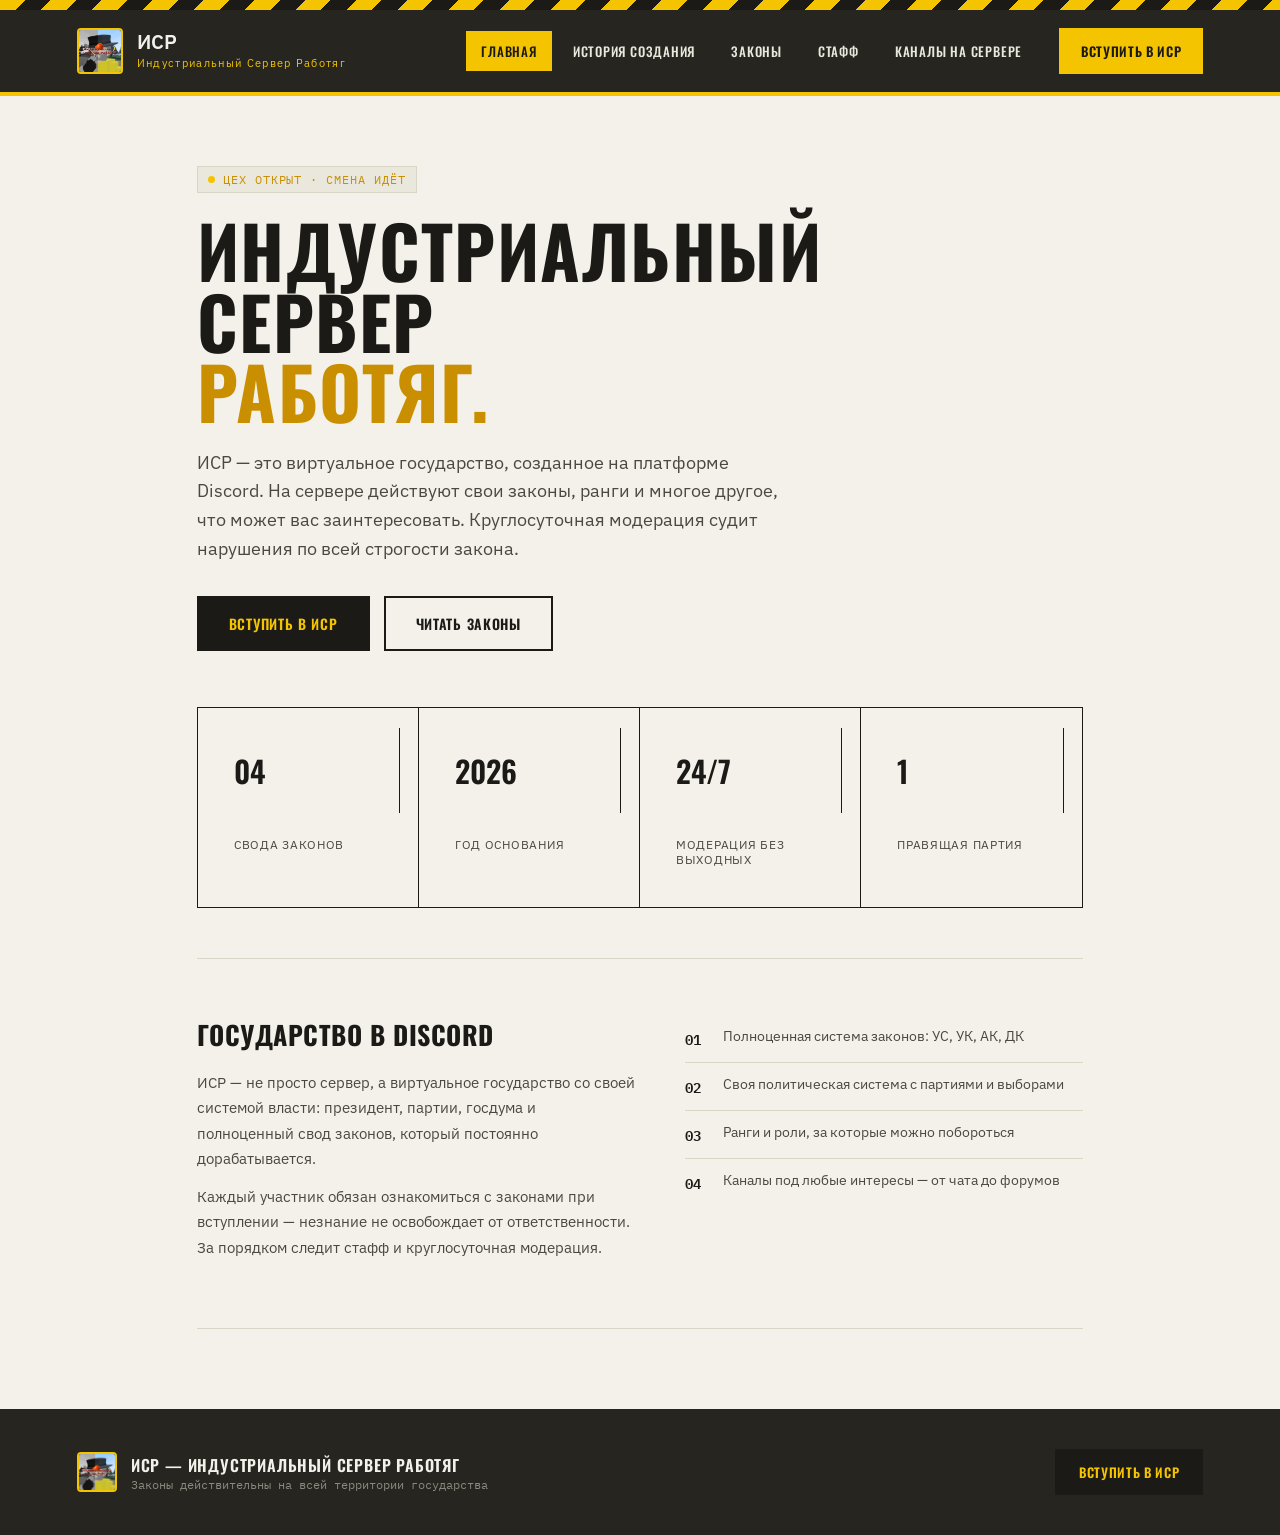
<file: isr-old/index.html>
<!DOCTYPE html>
<html lang="ru">
<head>
<meta charset="UTF-8">
<meta name="viewport" content="width=device-width, initial-scale=1.0">
<title>ИСР — Индустриальный Сервер Работяг</title>
<link rel="icon" type="image/png" href="[data-uri]">
<link rel="preconnect" href="https://fonts.googleapis.com">
<link rel="preconnect" href="https://fonts.gstatic.com" crossorigin>
<link href="https://fonts.googleapis.com/css2?family=Oswald:wght@400;500;600;700&family=IBM+Plex+Sans:wght@400;500;600&family=IBM+Plex+Mono:wght@400;500&display=swap" rel="stylesheet">
<style>
  :root{
    --paper:#F3F1EA;
    --paper-dim:#EAE7DC;
    --ink:#1B1A17;
    --ink-soft:#4A4842;
    --yellow:#F4C400;
    --yellow-deep:#C98F00;
    --steel:#26251F;
    --steel-2:#333228;
    --line:#D9D6C8;
    --line-strong:#1B1A17;
  }
  *{box-sizing:border-box;}
  html{scroll-behavior:smooth;}
  body{
    margin:0;
    background:var(--paper);
    color:var(--ink);
    font-family:'IBM Plex Sans', sans-serif;
    -webkit-font-smoothing:antialiased;
  }
  .stripe{
    height:10px;
    background:repeating-linear-gradient(135deg, var(--yellow) 0 18px, var(--ink) 18px 36px);
  }
  h1,h2,h3,.disp{
    font-family:'Oswald', sans-serif;
    text-transform:uppercase;
    letter-spacing:0.02em;
    margin:0;
  }
  .mono{font-family:'IBM Plex Mono', monospace;}

  /* ===== HEADER / PLATE ===== */
  header.top{
    background:var(--steel);
    color:var(--paper);
    padding:18px 6vw;
    display:flex;
    align-items:center;
    justify-content:space-between;
    gap:20px;
    flex-wrap:wrap;
    border-bottom:4px solid var(--yellow);
  }
  .brand{
    display:flex;
    align-items:center;
    gap:14px;
  }
  .plate{
    width:46px;height:46px;
    border:2px solid var(--yellow);
    border-radius:4px;
    display:flex;align-items:center;justify-content:center;
    overflow:hidden;
    position:relative;
    flex-shrink:0;
    background:var(--ink);
  }
  .plate img{
    width:100%;height:100%;
    object-fit:cover;
    display:block;
  }
  .footer-logo{
    width:40px;height:40px;
    border:2px solid var(--yellow);
    border-radius:4px;
    overflow:hidden;
    flex-shrink:0;
    display:block;
  }
  .footer-logo img{width:100%;height:100%;object-fit:cover;display:block;}
  .brand-text .name{font-size:20px;font-weight:600;line-height:1;}
  .brand-text .sub{font-size:11px;color:var(--yellow);letter-spacing:0.12em;margin-top:4px;}

  .top-right{display:flex;align-items:center;gap:22px;flex-wrap:wrap;}

  nav.tabs{
    display:flex;
    gap:6px;
    flex-wrap:wrap;
  }
  nav.tabs button{
    font-family:'Oswald',sans-serif;
    text-transform:uppercase;
    letter-spacing:0.06em;
    font-size:13px;
    font-weight:500;
    background:transparent;
    border:1px solid transparent;
    color:var(--paper-dim);
    padding:9px 14px;
    cursor:pointer;
    transition:background .15s, color .15s, border-color .15s;
    white-space:nowrap;
  }
  nav.tabs button:hover{border-color:var(--yellow);color:var(--paper);}
  nav.tabs button.active{
    background:var(--yellow);
    color:var(--ink);
    border-color:var(--yellow);
  }

  .btn-join-top{
    font-family:'Oswald',sans-serif;
    text-transform:uppercase;
    letter-spacing:0.05em;
    font-weight:600;
    font-size:13px;
    padding:11px 20px;
    background:var(--yellow);
    color:var(--ink);
    border:2px solid var(--yellow);
    text-decoration:none;
    white-space:nowrap;
    transition:background .12s, color .12s;
  }
  .btn-join-top:hover{background:transparent;color:var(--yellow);}

  main{max-width:1040px;margin:0 auto;padding:0 6vw 80px;}
  .page{display:none;animation:fade .25s ease;}
  .page.active{display:block;}
  @keyframes fade{from{opacity:0;transform:translateY(6px);}to{opacity:1;transform:translateY(0);}}

  /* ===== HERO ===== */
  .hero{
    padding:70px 0 50px;
    border-bottom:1px solid var(--line);
  }
  .eyebrow{
    display:inline-flex;
    align-items:center;
    gap:8px;
    font-family:'IBM Plex Mono',monospace;
    font-size:12px;
    letter-spacing:0.08em;
    color:var(--yellow-deep);
    background:var(--paper-dim);
    border:1px solid var(--line);
    padding:5px 10px;
    margin-bottom:22px;
  }
  .eyebrow .dot{width:7px;height:7px;background:var(--yellow);border-radius:50%;}
  .hero h1{
    font-size:clamp(38px,6vw,72px);
    line-height:0.98;
    font-weight:700;
    color:var(--ink);
  }
  .hero h1 span{color:var(--yellow-deep);}
  .hero p.lead{
    font-size:18px;
    color:var(--ink-soft);
    max-width:600px;
    margin:22px 0 32px;
    line-height:1.6;
  }
  .cta-row{display:flex;gap:14px;flex-wrap:wrap;align-items:center;}
  .btn{
    font-family:'Oswald',sans-serif;
    text-transform:uppercase;
    letter-spacing:0.05em;
    font-weight:600;
    font-size:14px;
    padding:15px 30px;
    border:2px solid var(--ink);
    cursor:pointer;
    text-decoration:none;
    display:inline-block;
    transition:transform .12s, background .12s, color .12s;
  }
  .btn:active{transform:scale(0.97);}
  .btn-primary{background:var(--ink);color:var(--yellow);}
  .btn-primary:hover{background:var(--yellow);color:var(--ink);border-color:var(--ink);}
  .btn-ghost{background:transparent;color:var(--ink);}
  .btn-ghost:hover{background:var(--ink);color:var(--paper);}

  /* ===== SIGNATURE: floor stats bar ===== */
  .floorbar{
    display:grid;
    grid-template-columns:repeat(4,1fr);
    border:1px solid var(--line-strong);
    margin-top:56px;
  }
  .floorbar div{
    padding:20px 18px;
    border-right:1px solid var(--line-strong);
  }
  .floorbar div:last-child{border-right:none;}
  .floorbar .num{font-family:'Oswald',sans-serif;font-size:30px;font-weight:600;}
  .floorbar .lbl{font-size:12px;color:var(--ink-soft);text-transform:uppercase;letter-spacing:0.06em;margin-top:4px;}

  /* ===== ABOUT BLOCK ===== */
  .about{padding:56px 0;border-bottom:1px solid var(--line);display:grid;grid-template-columns:1.1fr 1fr;gap:50px;}
  .about h2{font-size:26px;margin-bottom:16px;}
  .about p{color:var(--ink-soft);line-height:1.7;font-size:15px;margin:0 0 12px;}
  .checklist{list-style:none;padding:0;margin:0;}
  .checklist li{
    display:flex;gap:12px;
    padding:12px 0;
    border-top:1px solid var(--line);
    font-size:14px;
    color:var(--ink-soft);
  }
  .checklist li:first-child{border-top:none;}
  .checklist b{color:var(--ink);font-weight:600;min-width:26px;font-family:'IBM Plex Mono',monospace;}

  /* ===== SECTION HEAD (for inner pages) ===== */
  .section-head{padding:56px 0 30px;}
  .section-head .eyebrow{margin-bottom:16px;}
  .section-head h2{font-size:clamp(30px,5vw,46px);}
  .section-head p{color:var(--ink-soft);max-width:600px;margin-top:14px;font-size:15px;line-height:1.6;}

  /* ===== TIMELINE (history) ===== */
  .timeline{position:relative;padding-bottom:40px;}
  .tl-item{
    display:grid;
    grid-template-columns:130px 1fr;
    gap:24px;
    border-top:1px solid var(--line);
    padding:26px 0;
  }
  .tl-item:last-child{border-bottom:1px solid var(--line);}
  .tl-date{font-family:'IBM Plex Mono',monospace;font-size:13px;color:var(--yellow-deep);font-weight:500;}
  .tl-item h3{font-size:17px;font-weight:600;text-transform:none;margin-bottom:8px;}
  .tl-item p{font-size:14px;color:var(--ink-soft);line-height:1.7;margin:0;}

  /* ===== LAWS ===== */
  .codex-desig{
    border:1px solid var(--line-strong);
    padding:20px 24px;
    margin:30px 0 40px;
    background:var(--paper-dim);
  }
  .codex-desig .t{font-family:'IBM Plex Mono',monospace;font-size:13px;font-weight:500;color:var(--ink);margin-bottom:10px;}
  .codex-desig ul{list-style:none;margin:0;padding:0;display:grid;grid-template-columns:repeat(auto-fit,minmax(220px,1fr));gap:6px 20px;}
  .codex-desig li{font-family:'IBM Plex Mono',monospace;font-size:12.5px;color:var(--ink-soft);}
  .codex-desig li b{color:var(--yellow-deep);}

  details.codex{
    border:1px solid var(--line-strong);
    margin-bottom:14px;
  }
  details.codex summary{
    list-style:none;
    cursor:pointer;
    padding:18px 22px;
    display:flex;
    align-items:center;
    justify-content:space-between;
    background:var(--ink);
    color:var(--yellow);
  }
  details.codex summary::-webkit-details-marker{display:none;}
  details.codex summary .cx-name{
    font-family:'Oswald',sans-serif;
    font-size:16px;
    letter-spacing:0.03em;
    text-transform:uppercase;
    font-weight:600;
  }
  details.codex summary .cx-abbr{
    font-family:'IBM Plex Mono',monospace;
    font-size:12px;
    color:var(--paper-dim);
  }
  details.codex summary .chevron{transition:transform .2s;font-family:'IBM Plex Mono',monospace;}
  details.codex[open] summary .chevron{transform:rotate(45deg);}
  .cx-body{padding:6px 22px 10px;}
  .cx-group{padding:16px 0;border-top:1px solid var(--line);}
  .cx-group:first-child{border-top:none;}
  .cx-group-title{
    font-family:'Oswald',sans-serif;
    font-size:13px;
    letter-spacing:0.05em;
    text-transform:uppercase;
    color:var(--ink-soft);
    margin-bottom:10px;
  }
  .law-row{
    display:grid;
    grid-template-columns:170px 1fr;
    gap:16px;
    padding:8px 0;
    font-size:13.5px;
    line-height:1.6;
  }
  .law-row .code{font-family:'IBM Plex Mono',monospace;color:var(--yellow-deep);font-weight:500;white-space:nowrap;}
  .law-row .txt{color:var(--ink-soft);}
  .cx-meta{font-family:'IBM Plex Mono',monospace;font-size:11.5px;color:var(--ink-soft);opacity:0.8;padding:14px 0 6px;border-top:1px solid var(--line);margin-top:6px;}

  /* ===== STAFF ===== */
  .staff-grid{display:grid;grid-template-columns:repeat(auto-fit,minmax(240px,1fr));gap:1px;background:var(--line-strong);border:1px solid var(--line-strong);margin-top:10px;}
  .staff-card{background:var(--paper);padding:26px;}
  .staff-rank{
    display:inline-block;
    font-family:'IBM Plex Mono',monospace;
    font-size:11px;
    text-transform:uppercase;
    letter-spacing:0.06em;
    background:var(--yellow);
    color:var(--ink);
    padding:3px 8px;
    margin-bottom:14px;
  }
  .staff-card h3{font-size:19px;font-weight:600;text-transform:none;}

  /* ===== CHANNELS ===== */
  .chgroup{border:1px solid var(--line-strong);margin-bottom:14px;}
  .chgroup-head{
    background:var(--ink);
    color:var(--yellow);
    padding:16px 22px;
    font-family:'Oswald',sans-serif;
    font-size:15px;
    letter-spacing:0.04em;
    text-transform:uppercase;
    font-weight:600;
  }
  .chgroup-desc{
    padding:12px 22px 0;
    font-size:13px;
    color:var(--ink-soft);
    font-style:normal;
  }
  .ch-row{
    display:grid;
    grid-template-columns:220px 1fr;
    gap:16px;
    padding:12px 22px;
    border-top:1px solid var(--line);
    font-size:13.5px;
  }
  .ch-row:first-of-type{border-top:none;margin-top:14px;}
  .ch-row .ch-name{font-family:'IBM Plex Mono',monospace;color:var(--yellow-deep);font-weight:500;}
  .ch-row .ch-desc{color:var(--ink-soft);line-height:1.6;}
  .chgroup-body{padding-bottom:16px;}

  /* ===== FOOTER ===== */
  footer{
    background:var(--steel);
    color:var(--paper-dim);
    padding:40px 6vw;
    display:flex;
    justify-content:space-between;
    align-items:center;
    flex-wrap:wrap;
    gap:16px;
  }
  footer .f-brand{font-family:'Oswald',sans-serif;color:var(--paper);font-weight:600;letter-spacing:0.05em;}
  footer .f-note{font-family:'IBM Plex Mono',monospace;font-size:12px;color:#8b897e;}
  footer a.btn{padding:11px 22px;font-size:13px;}

  /* ===== SECRET CONSOLE ===== */
  .console-overlay{
    position:fixed;inset:0;
    background:rgba(10,9,7,0.82);
    display:none;
    align-items:center;justify-content:center;
    z-index:9999;
    padding:20px;
  }
  .console-panel{
    width:min(540px,94vw);
    background:var(--steel);
    border:2px solid var(--yellow);
    font-family:'IBM Plex Mono',monospace;
    color:var(--yellow);
  }
  .console-header{
    display:flex;align-items:center;justify-content:space-between;
    padding:14px 18px;
    border-bottom:1px solid var(--steel-2);
  }
  .console-title{font-size:12.5px;letter-spacing:0.06em;}
  .console-close{
    background:transparent;border:none;color:var(--yellow);
    font-size:22px;line-height:1;cursor:pointer;padding:0 4px;
  }
  .console-body{padding:20px 18px 22px;}
  .term-line{font-size:13px;line-height:1.9;color:var(--yellow);opacity:0.9;}
  .console-hint{font-size:11.5px;color:var(--paper-dim);opacity:0.7;margin-top:16px;line-height:1.7;}
  .chat-log{
    height:230px;overflow-y:auto;
    background:rgba(0,0,0,0.25);
    border:1px solid var(--steel-2);
    padding:12px;margin-bottom:12px;
    display:flex;flex-direction:column;gap:8px;
  }
  .chat-msg{
    max-width:82%;
    padding:8px 12px;
    font-size:13px;
    line-height:1.5;
  }
  .chat-msg.user{align-self:flex-end;background:var(--yellow);color:var(--ink);}
  .chat-msg.sys{align-self:center;background:transparent;color:var(--paper-dim);font-size:11.5px;text-align:center;opacity:0.75;max-width:100%;}
  .chat-input-row{display:flex;gap:8px;}
  .chat-input-row input{
    flex:1;
    background:rgba(0,0,0,0.3);
    border:1px solid var(--steel-2);
    color:var(--paper);
    font-family:'IBM Plex Mono',monospace;
    font-size:13px;
    padding:10px 12px;
  }
  .chat-input-row input:focus{outline:none;border-color:var(--yellow);}
  .chat-back{
    background:transparent;border:none;color:var(--paper-dim);
    font-family:'IBM Plex Mono',monospace;font-size:12px;
    margin-top:14px;cursor:pointer;padding:0;
  }
  .chat-back:hover{color:var(--yellow);}
  .console-body .btn{padding:12px 24px;font-size:13px;}

  @media(max-width:820px){
    .about{grid-template-columns:1fr;}
    .floorbar{grid-template-columns:repeat(2,1fr);}
    .floorbar div:nth-child(2){border-right:none;}
    .floorbar div{border-bottom:1px solid var(--line-strong);}
    header.top{padding:16px 5vw;}
    nav.tabs{width:100%;justify-content:flex-start;overflow-x:auto;}
    main{padding:0 5vw 60px;}
    .tl-item, .law-row, .ch-row{grid-template-columns:1fr;}
  }
</style>
</head>
<body>

<div class="stripe"></div>

<header class="top">
  <div class="brand">
    <div class="plate"><img src="[data-uri]" alt="Логотип ИСР"></div>
    <div class="brand-text">
      <div class="name">ИСР</div>
      <div class="sub">Индустриальный Сервер Работяг</div>
    </div>
  </div>
  <div class="top-right">
    <nav class="tabs" id="tabs">
      <button data-page="home" class="active">Главная</button>
      <button data-page="history">История создания</button>
      <button data-page="laws">Законы</button>
      <button data-page="staff">Стафф</button>
      <button data-page="channels">Каналы на сервере</button>
    </nav>
    <a class="btn-join-top" href="https://discord.gg/XSdk8Qb5q" target="_blank" rel="noopener">Вступить в ИСР</a>
  </div>
</header>

<main>

  <!-- HOME -->
  <section class="page active" id="home">
    <div class="hero">
      <div class="eyebrow"><span class="dot"></span> ЦЕХ ОТКРЫТ · СМЕНА ИДЁТ</div>
      <h1>Индустриальный<br>Сервер<br><span>Работяг.</span></h1>
      <p class="lead">ИСР — это виртуальное государство, созданное на платформе Discord. На сервере действуют свои законы, ранги и многое другое, что может вас заинтересовать. Круглосуточная модерация судит нарушения по всей строгости закона.</p>
      <div class="cta-row">
        <a class="btn btn-primary" href="https://discord.gg/XSdk8Qb5q" target="_blank" rel="noopener">Вступить в ИСР</a>
        <button class="btn btn-ghost" onclick="showPage('laws')">Читать законы</button>
      </div>
      <div class="floorbar">
        <div><div class="num">04</div><div class="lbl">свода законов</div></div>
        <div><div class="num">2026</div><div class="lbl">год основания</div></div>
        <div><div class="num">24/7</div><div class="lbl">модерация без выходных</div></div>
        <div><div class="num">1</div><div class="lbl">правящая партия</div></div>
      </div>
    </div>

    <div class="about">
      <div>
        <h2>Государство в Discord</h2>
        <p>ИСР — не просто сервер, а виртуальное государство со своей системой власти: президент, партии, госдума и полноценный свод законов, который постоянно дорабатывается.</p>
        <p>Каждый участник обязан ознакомиться с законами при вступлении — незнание не освобождает от ответственности. За порядком следит стафф и круглосуточная модерация.</p>
      </div>
      <ul class="checklist">
        <li><b>01</b> Полноценная система законов: УС, УК, АК, ДК</li>
        <li><b>02</b> Своя политическая система с партиями и выборами</li>
        <li><b>03</b> Ранги и роли, за которые можно побороться</li>
        <li><b>04</b> Каналы под любые интересы — от чата до форумов</li>
      </ul>
    </div>
  </section>

  <!-- HISTORY -->
  <section class="page" id="history">
    <div class="section-head">
      <div class="eyebrow"><span class="dot"></span> АРХИВ ГОСУДАРСТВА</div>
      <h2>История создания</h2>
      <p>От первого сервера без единого закона до государства с партиями, выборами и полным сводом кодексов.</p>
    </div>

    <div class="timeline">
      <div class="tl-item">
        <div class="tl-date">11.03.2026</div>
        <div>
          <h3>Основание ИСГ</h3>
          <p>Гречка создаёт сервер — на тот момент он назывался ИСГ. Ни законов, ни ролей ещё не существовало.</p>
        </div>
      </div>
      <div class="tl-item">
        <div class="tl-date">05.04.2026</div>
        <div>
          <h3>Первый свод законов</h3>
          <p>Гречка составляет первые законы ИСГ. Они были сырыми и не всегда логичными, но стали отправной точкой для будущего кодекса.</p>
        </div>
      </div>
      <div class="tl-item">
        <div class="tl-date">Май 2026</div>
        <div>
          <h3>Рост актива и переименование в ИСР</h3>
          <p>Активность на сервере стремительно выросла — законы пришлось пересмотреть и дополнить новыми пунктами. В этом же месяце сервер сменил название с ИСГ на ИСР.</p>
        </div>
      </div>
      <div class="tl-item">
        <div class="tl-date">Конец мая 2026</div>
        <div>
          <h3>Маркировка законов</h3>
          <p>Законы получают собственную систему обозначений по образцу уголовного кодекса — так появилась нумерация «УК ИСР».</p>
        </div>
      </div>
      <div class="tl-item">
        <div class="tl-date">Июнь 2026</div>
        <div>
          <h3>Полная переработка кодекса</h3>
          <p>Гречка и Робокоп начинают масштабную переработку сводов законов и общее улучшение сервера.</p>
        </div>
      </div>
      <div class="tl-item">
        <div class="tl-date">Конец июня 2026</div>
        <div>
          <h3>Первые партийные выборы</h3>
          <p>Объявляются выборы с участием двух партий — РосПил и Соц-Дем ИСР.</p>
        </div>
      </div>
      <div class="tl-item">
        <div class="tl-date">01.07.2026</div>
        <div>
          <h3>Выборы и их последствия</h3>
          <p>Состоялись выборы. В ходе конфликта глава партии Соц-Дем ИСР повёл себя неадекватно, что закончилось для него пожизненным сроком в ИСР.</p>
        </div>
      </div>
      <div class="tl-item">
        <div class="tl-date">С июля 2026</div>
        <div>
          <h3>Правление РосПил</h3>
          <p>После выборов партия РосПил берёт управление сервером в свои руки и занимается им по сей день.</p>
        </div>
      </div>
    </div>
  </section>

  <!-- LAWS -->
  <section class="page" id="laws">
    <div class="section-head">
      <div class="eyebrow"><span class="dot"></span> ЗАКОНОДАТЕЛЬСТВО ИСР</div>
      <h2>Законы</h2>
      <p>Полный свод законов государства: устав, уголовный, административный и дисциплинарный кодексы.</p>
    </div>

    <div class="codex-desig">
      <div class="t">📖 Обозначения</div>
      <ul>
        <li><b>ИСР</b> — Индустриальный Сервер Работяг</li>
        <li><b>УС</b> — Устав Сервера</li>
        <li><b>АК</b> — Административный Кодекс</li>
        <li><b>УК</b> — Уголовный Кодекс</li>
        <li><b>ДК</b> — Дисциплинарный Кодекс</li>
      </ul>
    </div>

    <details class="codex" open>
      <summary><span class="cx-name">Уголовный кодекс</span><span class="cx-abbr">УК ИСР&nbsp;&nbsp;&nbsp;<span class="chevron">+</span></span></summary>
      <div class="cx-body">
        <div class="cx-group">
          <div class="cx-group-title">0. Общие законы уголовного кодекса</div>
          <div class="law-row"><div class="code">УК ИСР 0.1</div><div class="txt">Запрещена политика в чате, голосовых каналах или других средствах общений на сервере</div></div>
          <div class="law-row"><div class="code">УК ИСР 0.2</div><div class="txt">Запрещена реклама в чате, голосовых каналах или других средствах общений на сервере</div></div>
          <div class="law-row"><div class="code">УК ИСР 0.3</div><div class="txt">Запрещена порнография в чате, голосовых каналах или других средствах общений на сервере</div></div>
          <div class="law-row"><div class="code">УК ИСР 0.4</div><div class="txt">Запрещён нацизм в чате, голосовых каналах или других средствах общений на сервере</div></div>
          <div class="law-row"><div class="code">УК ИСР 0.4.1</div><div class="txt">Запрещён фашизм в чате, голосовых каналах или других средствах общений на сервере</div></div>
          <div class="law-row"><div class="code">УК ИСР 0.4.2</div><div class="txt">Запрещён экстремизм в чате, голосовых каналах или других средствах общений на сервере</div></div>
          <div class="law-row"><div class="code">УК ИСР 0.4.3</div><div class="txt">Запрещена пропаганда вышеперечисленных правил</div></div>
          <div class="law-row"><div class="code">УК ИСР 0.5</div><div class="txt">Запрещены оскорбления религии в чате, голосовых каналах или других средствах общений на сервере</div></div>
          <div class="law-row"><div class="code">УК ИСР 0.6</div><div class="txt">Запрещена зоофилия, каннибализм, расизм, педофилия в чате, голосовых каналах или других средствах общений на сервере</div></div>
          <div class="law-row"><div class="code">УК ИСР 0.7</div><div class="txt">Запрещены любые виды вирусных ссылок в чате, голосовых каналах или других средствах общений на сервере</div></div>
          <div class="law-row"><div class="code">УК ИСР 0.7.1</div><div class="txt">Запрещены трояны в чате, голосовых каналах или других средствах общений на сервере</div></div>
          <div class="law-row"><div class="code">УК ИСР 0.7.2</div><div class="txt">Запрещены фишинг-сайты в чате, голосовых каналах или других средствах общений на сервере</div></div>
          <div class="law-row"><div class="code">УК ИСР 0.7.3</div><div class="txt">Запрещены малвейеры (черви) в чате, голосовых каналах или других средствах общений на сервере</div></div>
          <div class="law-row"><div class="code">УК ИСР 0.7.4</div><div class="txt">Запрещены вирусы, зашифрованные под обычные файлы, в чате, голосовых каналах или других средствах общений на сервере</div></div>
          <div class="law-row"><div class="code">УК ИСР 0.8</div><div class="txt">Запрещены рейды на ИСР в чате, голосовых каналах или других средствах общений на сервере</div></div>
          <div class="law-row"><div class="code">УК ИСР 0.9</div><div class="txt">Запрещено выдавать себя за вышестоящее лицо, если вы не являетесь таковым, в чате, голосовых каналах или других средствах общений на сервере</div></div>
        </div>
        <div class="cx-group">
          <div class="cx-group-title">1. Законы в чате</div>
          <div class="law-row"><div class="code">УК ИСР 1.1</div><div class="txt">Запрещено умышленно игнорировать законные требования администрации</div></div>
          <div class="law-row"><div class="code">УК ИСР 1.1.1</div><div class="txt">Каждый участник имеет право обжаловать наказание в установленном порядке</div></div>
          <div class="law-row"><div class="code">УК ИСР 1.2</div><div class="txt">Запрещён обход наказаний</div></div>
          <div class="law-row"><div class="code">УК ИСР 1.2.1</div><div class="txt">Запрещён обход наказаний с помощью дополнительных аккаунтов (твинков)</div></div>
          <div class="law-row"><div class="code">УК ИСР 1.2.2</div><div class="txt">Запрещён обход наказаний с помощью вышестоящего лица</div></div>
          <div class="law-row"><div class="code">УК ИСР 1.2.3</div><div class="txt">Запрещён обход наказаний с помощью обмана вышестоящего лица</div></div>
        </div>
        <div class="cx-group">
          <div class="cx-group-title">2. Законы в голосовых каналах</div>
          <div class="law-row"><div class="code">УК ИСР 2.1</div><div class="txt">Запрещён обход мута</div></div>
          <div class="law-row"><div class="code">УК ИСР 2.1.1</div><div class="txt">Запрещён обход мута с помощью вышестоящего лица</div></div>
          <div class="law-row"><div class="code">УК ИСР 2.1.2</div><div class="txt">Запрещён обход мута с помощью полномочий на сервере</div></div>
        </div>
        <div class="cx-group">
          <div class="cx-group-title">3. Законы в форумах</div>
          <div class="law-row"><div class="code">УК ИСР 3.1</div><div class="txt">Запрещена политика</div></div>
          <div class="law-row"><div class="code">УК ИСР 3.2</div><div class="txt">Запрещена порнография</div></div>
        </div>
        <div class="cx-meta">Было оформлено — 05/04/26 · Автор оформления — Президент</div>
      </div>
    </details>

    <details class="codex">
      <summary><span class="cx-name">Административный кодекс</span><span class="cx-abbr">АК ИСР&nbsp;&nbsp;&nbsp;<span class="chevron">+</span></span></summary>
      <div class="cx-body">
        <div class="cx-group">
          <div class="cx-group-title">4. Общие законы административного кодекса</div>
          <div class="law-row"><div class="code">АК ИСР 4.1</div><div class="txt">Запрещены любые виды оскорблений в чате, голосовых каналах или других средствах общений на сервере</div></div>
          <div class="law-row"><div class="code">АК ИСР 4.1.1</div><div class="txt">Запрещены угрозы или запугивания в чате, голосовых каналах или других средствах общений на сервере</div></div>
          <div class="law-row"><div class="code">АК ИСР 4.2</div><div class="txt">Запрещён шокирующий контент в чате, голосовых каналах или других средствах общений на сервере</div></div>
          <div class="law-row"><div class="code">АК ИСР 4.2.1</div><div class="txt">Запрещена расчленёнка в чате, голосовых каналах или других средствах общений на сервере</div></div>
        </div>
        <div class="cx-group">
          <div class="cx-group-title">5. Законы в чате</div>
          <div class="law-row"><div class="code">АК ИСР 5.1</div><div class="txt">Запрещён спам, флуд и т. д.</div></div>
          <div class="law-row"><div class="code">АК ИСР 5.2</div><div class="txt">Запрещён SoundPad</div></div>
          <div class="law-row"><div class="code">АК ИСР 5.2.1</div><div class="txt">Запрещён VoiceMod</div></div>
          <div class="law-row"><div class="code">АК ИСР 5.2.1.1</div><div class="txt">Запрещён Voice Changer</div></div>
          <div class="law-row"><div class="code">АК ИСР 5.2.2</div><div class="txt">Запрещён спам звуками из звуковой панели в Discord</div></div>
        </div>
        <div class="cx-group">
          <div class="cx-group-title">6. Законы в форумах</div>
          <div class="law-row"><div class="code">АК ИСР 6.1</div><div class="txt">Запрещено создавать форумы с темой, не подходящей для канала</div></div>
          <div class="law-row"><div class="code">АК ИСР 6.2</div><div class="txt">Запрещается использовать мат в форумах</div></div>
          <div class="law-row"><div class="code">АК ИСР 6.3</div><div class="txt">Запрещается скидывать ссылки в форумах</div></div>
        </div>
      </div>
    </details>

    <details class="codex">
      <summary><span class="cx-name">Устав сервера</span><span class="cx-abbr">УС ИСР&nbsp;&nbsp;&nbsp;<span class="chevron">+</span></span></summary>
      <div class="cx-body">
        <div class="cx-group">
          <div class="cx-group-title">7. Общие законы устава сервера</div>
          <div class="law-row"><div class="code">УС ИСР 7.1</div><div class="txt">Незнание правил не освобождает от ответственности</div></div>
          <div class="law-row"><div class="code">УС ИСР 7.2</div><div class="txt">Все участники обязаны соблюдать правила ИСР</div></div>
          <div class="law-row"><div class="code">УС ИСР 7.3</div><div class="txt">АУ вправе принимать решения по ситуациям, не описанным в правилах</div></div>
          <div class="law-row"><div class="code">УС ИСР 7.4</div><div class="txt">Использование лазеек и обходов правил запрещено</div></div>
        </div>
      </div>
    </details>

    <details class="codex">
      <summary><span class="cx-name">Дисциплинарный кодекс</span><span class="cx-abbr">ДК&nbsp;&nbsp;&nbsp;<span class="chevron">+</span></span></summary>
      <div class="cx-body">
        <div class="cx-group">
          <div class="cx-group-title">8. Общие законы дисциплинарного кодекса</div>
          <div class="law-row"><div class="code">ДК 8.1</div><div class="txt">Запрещено превышение полномочий</div></div>
          <div class="law-row"><div class="code">ДК 8.2</div><div class="txt">Запрещено использование должности в личных целях</div></div>
          <div class="law-row"><div class="code">ДК 8.3</div><div class="txt">Запрещена выдача ролей без оснований</div></div>
          <div class="law-row"><div class="code">ДК 8.4</div><div class="txt">Запрещены наказания без доказательств</div></div>
          <div class="law-row"><div class="code">ДК 8.5</div><div class="txt">Запрещено ограничивать участников без причины</div></div>
          <div class="law-row"><div class="code">ДК 8.6</div><div class="txt">Запрещена выдача роли, не предназначенной для участников сервера (@БОТЫ)</div></div>
        </div>
      </div>
    </details>
  </section>

  <!-- STAFF -->
  <section class="page" id="staff">
    <div class="section-head">
      <div class="eyebrow"><span class="dot"></span> РУКОВОДСТВО ГОСУДАРСТВА</div>
      <h2>Стафф</h2>
      <p>Люди, которые управляют ИСР и отвечают за порядок на сервере.</p>
    </div>

    <div class="staff-grid">
      <div class="staff-card">
        <div class="staff-rank">Президент</div>
        <h3>GrEcHkA</h3>
      </div>
      <div class="staff-card">
        <div class="staff-rank">Вице-президент</div>
        <h3>$Kirill$</h3>
      </div>
      <div class="staff-card">
        <div class="staff-rank">Создатель сайта, зам. президента</div>
        <h3>РОБОКОП</h3>
      </div>
      <div class="staff-card">
        <div class="staff-rank">2-й зам. президента</div>
        <h3>HACKER2912</h3>
      </div>
    </div>
  </section>

  <!-- CHANNELS -->
  <section class="page" id="channels">
    <div class="section-head">
      <div class="eyebrow"><span class="dot"></span> СТРУКТУРА СЕРВЕРА</div>
      <h2>Каналы на сервере</h2>
      <p>Из чего состоит ИСР изнутри — от важной информации до голосовых каналов.</p>
    </div>

    <div class="chgroup">
      <div class="chgroup-head">Важная информация</div>
      <div class="chgroup-desc">Специальные каналы, которые существуют для оповещения участников о чём-либо.</div>
      <div class="chgroup-body">
        <div class="ch-row"><div class="ch-name">┊объявления</div><div class="ch-desc">Канал для оповещения о событиях на сервере</div></div>
        <div class="ch-row"><div class="ch-name">┊голос-власти</div><div class="ch-desc">Канал для петиций или пропаганды от государства ИСР</div></div>
        <div class="ch-row"><div class="ch-name">┊законы</div><div class="ch-desc">Канал предназначен исключительно для законов</div></div>
        <div class="ch-row"><div class="ch-name">┊звания-на-сервере</div><div class="ch-desc">Канал предназначен исключительно для ознакомления со всеми ролями на сервере</div></div>
      </div>
    </div>

    <div class="chgroup">
      <div class="chgroup-head">Текстовые каналы</div>
      <div class="chgroup-desc">Каналы, в которых может писать каждый участник, прочитавший законы (кроме чата государства).</div>
      <div class="chgroup-body">
        <div class="ch-row"><div class="ch-name">┊чат</div><div class="ch-desc">Общий канал для общения со всеми участниками сервера</div></div>
        <div class="ch-row"><div class="ch-name">┊мемы</div><div class="ch-desc">Канал для мемов, приколов, шуток и т. д.</div></div>
        <div class="ch-row"><div class="ch-name">┊творчество</div><div class="ch-desc">Канал для творческих людей — сюда можно скидывать арты, 3D-модельки и т. д.</div></div>
        <div class="ch-row"><div class="ch-name">┊без-правил</div><div class="ch-desc">Специальный канал, в котором можно абсолютно всё — законы на него не действуют</div></div>
        <div class="ch-row"><div class="ch-name">┊флудилка</div><div class="ch-desc">Специальный канал для спама или флуда. Чаще всего используется для проверки уровня лояльности</div></div>
        <div class="ch-row"><div class="ch-name">┊чат-государства</div><div class="ch-desc">Особый канал, который могут использовать только участники стаффа</div></div>
      </div>
    </div>

    <div class="chgroup">
      <div class="chgroup-head">Наборы</div>
      <div class="chgroup-desc">Специальные форумы, в которых можно подать заявку на вступление в стафф.</div>
      <div class="chgroup-body">
        <div class="ch-row"><div class="ch-name">┊наборы-на-депутатов</div><div class="ch-desc">Форум для наборов на младший стафф (депутат)</div></div>
        <div class="ch-row"><div class="ch-name">┊наборы-в-гос-думу</div><div class="ch-desc">Форум для наборов в обычный стафф (гос-дума)</div></div>
        <div class="ch-row"><div class="ch-name">┊наборы-на-заместителя-президента</div><div class="ch-desc">Форум для наборов в старший стафф (заместитель президента)</div></div>
      </div>
    </div>

    <div class="chgroup">
      <div class="chgroup-head">Разное</div>
      <div class="chgroup-desc">Каналы, которые не подходят под другие группы.</div>
      <div class="chgroup-body">
        <div class="ch-row"><div class="ch-name">┇обратная-связь</div><div class="ch-desc">Канал для связи со стаффом</div></div>
        <div class="ch-row"><div class="ch-name">┊апелляция</div><div class="ch-desc">Канал для тех, кого заблокировали — здесь можно оспорить своё наказание</div></div>
        <div class="ch-row"><div class="ch-name">┊доносы</div><div class="ch-desc">Канал для жалоб на тех, кто нарушил законы</div></div>
      </div>
    </div>

    <div class="chgroup">
      <div class="chgroup-head">Форумы</div>
      <div class="chgroup-desc">Форумы под популярные игры на сервере.</div>
    </div>

    <div class="chgroup">
      <div class="chgroup-head">Голосовые</div>
      <div class="chgroup-desc">Голосовые каналы, созданные для общения со всеми участниками сервера.</div>
    </div>
  </section>

</main>

<footer>
  <div style="display:flex;align-items:center;gap:14px;">
    <div class="footer-logo"><img src="[data-uri]" alt="Логотип ИСР"></div>
    <div>
      <div class="f-brand">ИСР — ИНДУСТРИАЛЬНЫЙ СЕРВЕР РАБОТЯГ</div>
      <div class="f-note">Законы действительны на всей территории государства</div>
    </div>
  </div>
  <a class="btn btn-primary" href="https://discord.gg/XSdk8Qb5q" target="_blank" rel="noopener">Вступить в ИСР</a>
</footer>

<div class="console-overlay" id="consoleOverlay">
  <div class="console-panel">
    <div class="console-header">
      <span class="console-title">ПУЛЬТ УПРАВЛЕНИЯ · ДОСТУП ПОЛУЧЕН</span>
      <button class="console-close" onclick="closeConsole()" aria-label="Закрыть консоль">×</button>
    </div>

    <div class="console-body" id="consoleDefault">
      <div class="term-line">&gt; инициализация системы ИСР...</div>
      <div class="term-line">&gt; доступ: разрешён</div>
      <div class="term-line">&gt; статус модерации: 24/7 · в сети</div>
      <div class="term-line">&gt; связь со стаффом: доступна</div>
      <button class="btn btn-primary" style="margin-top:20px;" onclick="openChat()">Чат со стаффом</button>
    </div>

    <div class="console-body" id="consoleChat" style="display:none;">
      <div class="chat-log" id="chatLog"></div>
      <div class="chat-input-row">
        <input type="text" id="chatInput" placeholder="Введите вопрос стаффу..." maxlength="300">
        <button class="btn btn-primary" onclick="sendChatMsg()">Отправить</button>
      </div>
      <button class="chat-back" onclick="backToDefault()">← Назад</button>
    </div>
  </div>
</div>

<script>
  /* Секретная консоль: набери 556644 в любом месте страницы */
  const SECRET_CODE = '556644';
  let keyBuffer = '';
  document.addEventListener('keydown', (e) => {
    if (e.target.tagName === 'INPUT' || e.target.tagName === 'TEXTAREA') return;
    if (/^[0-9]$/.test(e.key)) {
      keyBuffer = (keyBuffer + e.key).slice(-SECRET_CODE.length);
      if (keyBuffer === SECRET_CODE) {
        openConsole();
        keyBuffer = '';
      }
    } else {
      keyBuffer = '';
    }
  });

  function openConsole(){
    document.getElementById('consoleOverlay').style.display = 'flex';
    backToDefault();
  }
  function closeConsole(){
    document.getElementById('consoleOverlay').style.display = 'none';
  }
  document.getElementById('consoleOverlay').addEventListener('click', (e) => {
    if (e.target.id === 'consoleOverlay') closeConsole();
  });
  document.addEventListener('keydown', (e) => {
    if (e.key === 'Escape') closeConsole();
  });

  function backToDefault(){
    document.getElementById('consoleChat').style.display = 'none';
    document.getElementById('consoleDefault').style.display = 'block';
  }
  function openChat(){
    document.getElementById('consoleDefault').style.display = 'none';
    document.getElementById('consoleChat').style.display = 'block';
    const log = document.getElementById('chatLog');
    if (!log.dataset.inited){
      addSysMsg('Сообщения из этого чата пересылаются стаффу в Discord. Ответ придёт там же.');
      log.dataset.inited = '1';
    }
    document.getElementById('chatInput').focus();
  }

  /* Чтобы сообщения реально доходили до стаффа — вставь сюда свой Discord webhook.
     Как получить: Настройки канала → Интеграции → Вебхуки → Создать вебхук → Копировать URL.
     Пока строка пустая, сообщения остаются только локально в этом окне. */
  const STAFF_WEBHOOK_URL = '';

  function addUserMsg(text){
    const log = document.getElementById('chatLog');
    const el = document.createElement('div');
    el.className = 'chat-msg user';
    el.textContent = text;
    log.appendChild(el);
    log.scrollTop = log.scrollHeight;
  }
  function addSysMsg(text){
    const log = document.getElementById('chatLog');
    const el = document.createElement('div');
    el.className = 'chat-msg sys';
    el.textContent = text;
    log.appendChild(el);
    log.scrollTop = log.scrollHeight;
  }

  async function sendChatMsg(){
    const input = document.getElementById('chatInput');
    const text = input.value.trim();
    if (!text) return;
    addUserMsg(text);
    input.value = '';

    if (STAFF_WEBHOOK_URL){
      try{
        await fetch(STAFF_WEBHOOK_URL, {
          method:'POST',
          headers:{'Content-Type':'application/json'},
          body: JSON.stringify({content: '📩 Сообщение с сайта ИСР: ' + text})
        });
        addSysMsg('✅ Отправлено стаффу');
      }catch(err){
        addSysMsg('⚠️ Не удалось отправить — проверь webhook');
      }
    } else {
      addSysMsg('⚠️ Webhook не настроен — сообщение сохранено только локально');
    }
  }
  document.getElementById('chatInput')?.addEventListener('keydown', (e) => {
    if (e.key === 'Enter') sendChatMsg();
  });

  const tabs = document.querySelectorAll('#tabs button');
  function showPage(id){
    document.querySelectorAll('.page').forEach(p => p.classList.remove('active'));
    document.getElementById(id).classList.add('active');
    tabs.forEach(t => t.classList.toggle('active', t.dataset.page === id));
    window.scrollTo({top:0, behavior:'instant'});
  }
  tabs.forEach(t => t.addEventListener('click', () => showPage(t.dataset.page)));
</script>

</body>
</html>
</file>
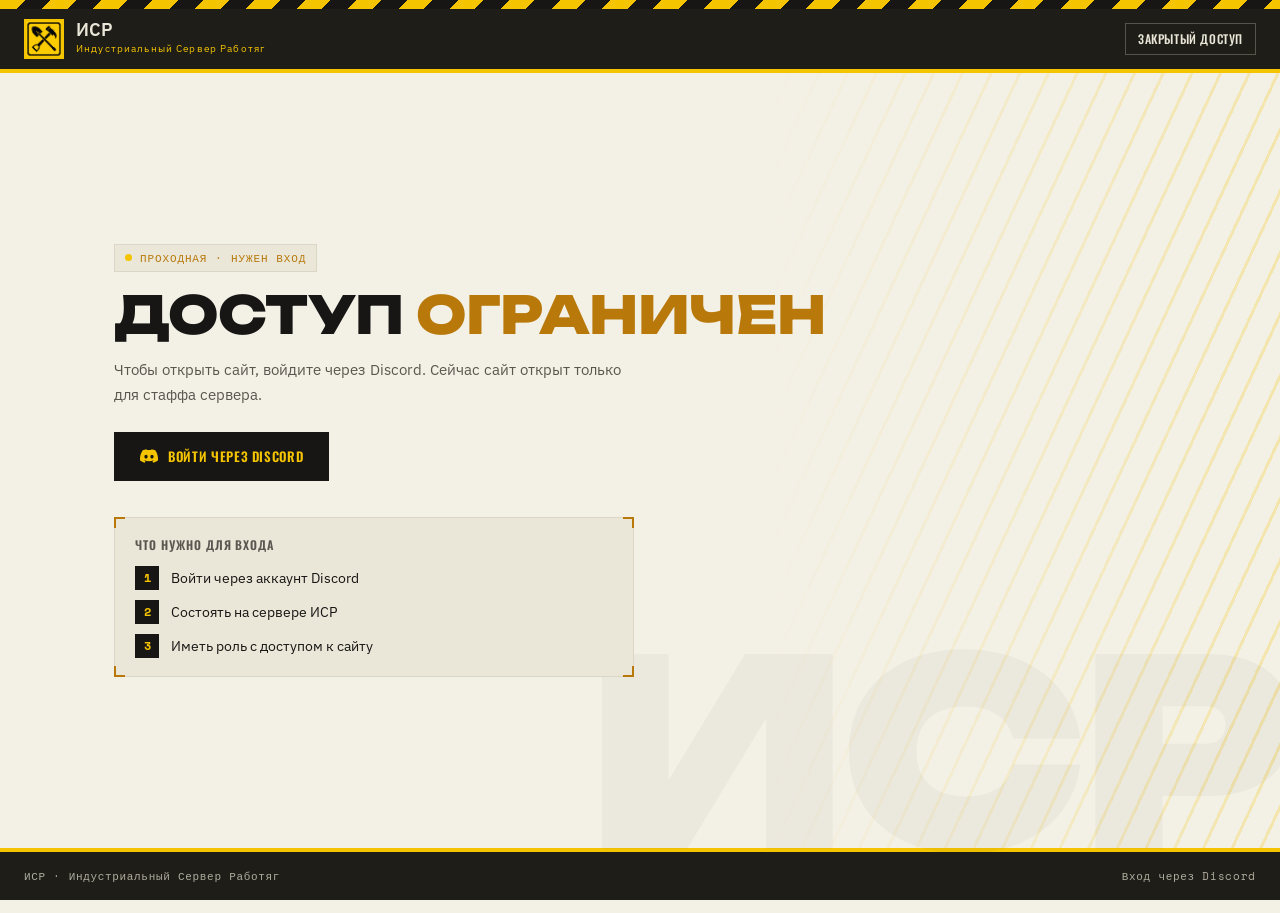
<file: gate.html>
<!doctype html>
<html lang="ru">
<head>
<meta charset="utf-8">
<meta name="viewport" content="width=device-width,initial-scale=1">
<title>ИСР — вход</title>
<meta name="robots" content="noindex">
<meta name="theme-color" content="#1E1D18">
<link rel="icon" type="image/png" href="icon.png">
<link rel="preconnect" href="https://fonts.googleapis.com">
<link rel="preconnect" href="https://fonts.gstatic.com" crossorigin>
<link href="https://fonts.googleapis.com/css2?family=Unbounded:wght@500;700;800;900&family=Oswald:wght@400;500;600;700&family=IBM+Plex+Sans:wght@400;500;600&family=Space+Mono:wght@400;700&display=swap" rel="stylesheet">
<style>
:root {
  --paper: #F3F0E6;
  --paper-2: #EAE6D8;
  --ink: #171614;
  --ink-soft: #5A5750;
  --yellow: #F5C400;
  --yellow-deep: #B8790A;
  --steel: #1E1D18;
  --steel-2: #2B2A23;
  --line: #DBD6C6;
  --steel-text: #EAE6D8;
  --danger: #B3261E;
  --ok: #2E7D32;
}
* { box-sizing: border-box; }
html { scrollbar-width: thin; scrollbar-color: var(--yellow) var(--paper-2); }
body {
  margin: 0; min-height: 100vh; min-height: 100dvh;
  display: flex; flex-direction: column;
  background: var(--paper); color: var(--ink);
  font-family: 'IBM Plex Sans', sans-serif; line-height: 1.5;
  position: relative; overflow-x: hidden;
}

/* ===== ПОЛОСА + ШАПКА (как на основной странице) ===== */
.stripe { height: 9px; background: repeating-linear-gradient(135deg, var(--yellow) 0 18px, var(--ink) 18px 36px); flex: none; }
header.top {
  background: var(--steel); color: var(--steel-text);
  height: 64px; padding: 0 24px; flex: none;
  display: flex; align-items: center; justify-content: space-between; gap: 16px;
  border-bottom: 4px solid var(--yellow);
}
.brand { display: flex; align-items: center; gap: 12px; }
.plate { width: 40px; height: 40px; border: 2px solid var(--yellow); overflow: hidden; flex: none; background: var(--ink); }
.plate img { width: 100%; height: 100%; object-fit: cover; display: block; }
.brand-text .name { font-size: 18px; font-weight: 600; line-height: 1; }
.brand-text .sub { font-size: 9.5px; color: var(--yellow); letter-spacing: .12em; margin-top: 3px; }
.top-tag {
  font-family: 'Oswald', sans-serif; text-transform: uppercase; letter-spacing: .05em;
  font-size: 12px; font-weight: 500; color: var(--steel-text);
  border: 1px solid #55534a; padding: 6px 12px; white-space: nowrap;
}

/* ===== ГЛАВНЫЙ БЛОК ===== */
main { flex: 1 0 auto; position: relative; display: flex; align-items: center; }
main::before {                       /* диагональные полосы справа, как в hero */
  content: ""; position: absolute; top: 0; right: 0; bottom: 0;
  width: 46vw; max-width: 520px;
  background: repeating-linear-gradient(115deg, var(--yellow) 0 3px, transparent 3px 26px);
  opacity: .25; pointer-events: none;
  -webkit-mask-image: linear-gradient(to left, black, transparent);
  mask-image: linear-gradient(to left, black, transparent);
}
main::after {                        /* водяной знак */
  content: "ИСР"; position: absolute; right: -10px; bottom: -34px;
  font-family: 'Unbounded', sans-serif; font-weight: 900;
  font-size: min(22vw, 260px); line-height: 1; letter-spacing: -.03em;
  color: var(--ink); opacity: .03; pointer-events: none;
}
.wrap { position: relative; z-index: 1; width: 100%; max-width: 1100px; margin: 0 auto; padding: clamp(32px, 7vw, 72px) 24px; }

.eyebrow {
  display: inline-flex; align-items: center; gap: 8px;
  font-family: 'Space Mono', monospace; font-size: 11px; letter-spacing: .08em; text-transform: uppercase;
  color: var(--yellow-deep); background: var(--paper-2);
  border: 1px solid var(--line); padding: 5px 10px; margin-bottom: 16px;
}
.eyebrow .dot { width: 7px; height: 7px; background: var(--yellow); border-radius: 50%; animation: pulse 1.8s ease-in-out infinite; }
@keyframes pulse { 0%, 100% { opacity: 1; } 50% { opacity: .3; } }

h1 {
  font-family: 'Unbounded', sans-serif; font-weight: 800; letter-spacing: -.01em; text-transform: uppercase;
  font-size: clamp(26px, 6vw, 52px); line-height: 1.04; margin: 0;
  overflow-wrap: break-word; word-break: break-word; hyphens: auto; max-width: 14em;
}
h1 span { color: var(--yellow-deep); }
body.err h1 span { color: var(--danger); }
p.lead { font-size: 15px; color: var(--ink-soft); max-width: 520px; margin: 16px 0 24px; line-height: 1.65; }

/* ===== КНОПКИ (как .btn на основной странице) ===== */
.cta-row { display: flex; gap: 12px; flex-wrap: wrap; align-items: center; }
.btn {
  position: relative; font-family: 'Oswald', sans-serif; text-transform: uppercase;
  letter-spacing: .05em; font-weight: 600; font-size: 13px; padding: 13px 24px;
  border: 2px solid var(--ink); cursor: pointer; text-decoration: none;
  display: inline-flex; align-items: center; gap: 10px; overflow: hidden; isolation: isolate;
  transition: color .18s, background .18s;
}
.btn:active { transform: scale(.98); }
.btn-primary { background: var(--ink); color: var(--yellow); }
.btn-primary::before {
  content: ""; position: absolute; inset: 0; background: var(--yellow);
  transform: translateY(105%); transition: transform .22s ease; z-index: -1;
}
.btn-primary:hover { color: var(--ink); }
.btn-primary:hover::before { transform: translateY(0); }
.btn.off { opacity: .4; pointer-events: none; }
.btn svg { width: 18px; height: 18px; fill: currentColor; flex: none; }

/* ===== ЧТО НУЖНО ДЛЯ ВХОДА ===== */
.need {
  position: relative; margin-top: 36px; max-width: 520px;
  background: var(--paper-2); border: 1px solid var(--line); padding: 18px 20px;
}
.need::before {                      /* уголки как .corner-marks */
  content: ""; position: absolute; inset: -1px; pointer-events: none;
  background:
    linear-gradient(var(--yellow-deep), var(--yellow-deep)) top left/11px 2px no-repeat,
    linear-gradient(var(--yellow-deep), var(--yellow-deep)) top left/2px 11px no-repeat,
    linear-gradient(var(--yellow-deep), var(--yellow-deep)) top right/11px 2px no-repeat,
    linear-gradient(var(--yellow-deep), var(--yellow-deep)) top right/2px 11px no-repeat,
    linear-gradient(var(--yellow-deep), var(--yellow-deep)) bottom left/11px 2px no-repeat,
    linear-gradient(var(--yellow-deep), var(--yellow-deep)) bottom left/2px 11px no-repeat,
    linear-gradient(var(--yellow-deep), var(--yellow-deep)) bottom right/11px 2px no-repeat,
    linear-gradient(var(--yellow-deep), var(--yellow-deep)) bottom right/2px 11px no-repeat;
}
.need h2 {
  font-family: 'Oswald', sans-serif; text-transform: uppercase; letter-spacing: .08em;
  font-size: 12px; font-weight: 600; color: var(--ink-soft); margin: 0 0 12px;
}
.need ol { list-style: none; margin: 0; padding: 0; counter-reset: s; display: grid; gap: 10px; }
.need li { counter-increment: s; display: flex; align-items: center; gap: 12px; font-size: 14px; }
.need li::before {
  content: counter(s); flex: none; width: 24px; height: 24px; display: grid; place-items: center;
  font-family: 'Space Mono', monospace; font-weight: 700; font-size: 12px;
  background: var(--ink); color: var(--yellow);
}
.need li.ok::before  { content: "✓"; background: var(--ok); color: #fff; }
.need li.bad::before { content: "✕"; background: var(--danger); color: #fff; }
.need li.bad { color: var(--danger); font-weight: 600; }

/* ===== ПОДВАЛ ===== */
footer {
  flex: none; background: var(--steel); color: #B0AC9E;
  padding: 16px 24px; font-family: 'Space Mono', monospace; font-size: 11px; letter-spacing: .06em;
  display: flex; justify-content: space-between; gap: 12px; flex-wrap: wrap;
  border-top: 4px solid var(--yellow);
}

@media (max-width: 640px) {
  header.top { padding: 0 16px; }
  .top-tag { display: none; }
  .wrap { padding: 32px 16px 48px; }
  .btn { width: 100%; justify-content: center; }
  footer { padding: 14px 16px; }
}
@media (prefers-reduced-motion: reduce) { .eyebrow .dot { animation: none; } .btn, .btn::before { transition: none; } }
</style>
<script src="isr-gate.js?v=8" data-page="gate"></script>
</head>
<body>
<div class="stripe"></div>
<header class="top">
  <div class="brand">
    <div class="plate"><img src="icon.png" alt="Логотип ИСР"></div>
    <div class="brand-text">
      <div class="name">ИСР</div>
      <div class="sub">Индустриальный Сервер Работяг</div>
    </div>
  </div>
  <div class="top-tag">Закрытый доступ</div>
</header>

<main>
  <div class="wrap">
    <div class="eyebrow"><span class="dot"></span><span id="eyebrow">Проходная · нужен вход</span></div>
    <h1 id="title">Доступ <span>ограничен</span></h1>
    <p class="lead" id="text">Чтобы открыть сайт, войдите через Discord. Сейчас сайт открыт только для стаффа сервера.</p>
    <div class="cta-row">
      <a class="btn btn-primary" id="login" href="#">
        <svg viewBox="0 0 24 24" aria-hidden="true"><path d="M20.32 4.37A19.8 19.8 0 0 0 15.4 2.85a.07.07 0 0 0-.08.04c-.21.38-.45.87-.61 1.26a18.3 18.3 0 0 0-5.42 0 12.6 12.6 0 0 0-.62-1.26.08.08 0 0 0-.08-.04A19.7 19.7 0 0 0 3.68 4.37a.07.07 0 0 0-.03.03C.53 9.05-.32 13.58.1 18.06a.08.08 0 0 0 .03.06 19.9 19.9 0 0 0 5.99 3.03.08.08 0 0 0 .08-.03c.46-.63.87-1.3 1.23-2a.08.08 0 0 0-.04-.1 13.1 13.1 0 0 1-1.87-.9.08.08 0 0 1 0-.13l.37-.29a.07.07 0 0 1 .08-.01c3.93 1.8 8.18 1.8 12.07 0a.07.07 0 0 1 .08.01l.37.29a.08.08 0 0 1 0 .13c-.6.35-1.22.65-1.87.9a.08.08 0 0 0-.04.1c.36.7.77 1.37 1.23 2a.08.08 0 0 0 .08.03 19.8 19.8 0 0 0 6-3.03.08.08 0 0 0 .03-.06c.5-5.18-.84-9.67-3.55-13.66a.06.06 0 0 0-.03-.03ZM8.02 15.33c-1.18 0-2.16-1.08-2.16-2.42s.96-2.42 2.16-2.42c1.21 0 2.18 1.1 2.16 2.42 0 1.34-.96 2.42-2.16 2.42Zm7.97 0c-1.18 0-2.16-1.08-2.16-2.42s.96-2.42 2.16-2.42c1.21 0 2.18 1.1 2.16 2.42 0 1.34-.95 2.42-2.16 2.42Z"/></svg>
        <span id="loginText">Войти через Discord</span>
      </a>
    </div>

    <div class="need" id="need">
      <h2>Что нужно для входа</h2>
      <ol>
        <li id="s1">Войти через аккаунт Discord</li>
        <li id="s2">Состоять на сервере ИСР</li>
        <li id="s3">Иметь роль с доступом к сайту</li>
      </ol>
    </div>
  </div>
</main>

<footer>
  <span>ИСР · Индустриальный Сервер Работяг</span>
  <span>Вход через Discord</span>
</footer>

<script>
(function () {
  // [заголовок, текст, кнопка активна, подпись над заголовком, состояние шагов s1/s2/s3, ошибка?]
  var MSG = {
    not_member:     ['Вас нет на сервере', 'Вы вошли в Discord, но не состоите на сервере ИСР. Вступите на сервер и попробуйте снова.', 1, 'Проходная · отказано', ['ok', 'bad', ''], 1],
    no_role:        ['Сайт закрыт', 'Сейчас сайт закрыт и открыт только для ролей с особым доступом. Вы вошли в аккаунт, но такой роли у вас нет. Если считаете, что это ошибка, обратитесь к администрации.', 1, 'Проходная · отказано', ['ok', 'ok', 'bad'], 1],
    no_member_role: ['Нужна роль участника', 'Чтобы войти в аккаунт на сайте, нужна роль участника на сервере ИСР. Получите её на сервере и попробуйте снова.', 1, 'Проходная · отказано', ['ok', 'ok', 'bad'], 1],
    banned:         ['Доступ закрыт', 'Ваш аккаунт заблокирован администрацией сайта. Если считаете, что это ошибка, обратитесь к администрации сервера.', 0, 'Проходная · блокировка', ['bad', '', ''], 1],
    cancelled:      ['Вход отменён', 'Вы отказались от авторизации через Discord. Чтобы открыть сайт, войдите ещё раз.', 1, 'Проходная · вход отменён', ['', '', ''], 0],
    error:          ['Не удалось войти', 'Что-то пошло не так при обращении к Discord. Попробуйте ещё раз немного позже.', 1, 'Проходная · ошибка', ['', '', ''], 1],
    unavailable:    ['Сервер входа недоступен', 'Не удалось связаться с сервером проверки доступа. Попробуйте позже.', 1, 'Проходная · нет связи', ['', '', ''], 1],
    not_configured: ['Сайт не настроен', 'В файле isr-gate.js не указан адрес Cloudflare Worker (WORKER_URL).', 0, 'Проходная · не настроено', ['', '', ''], 1],
  };

  var h1 = document.getElementById('title'), p = document.getElementById('text'), b = document.getElementById('login'),
      bt = document.getElementById('loginText'), eb = document.getElementById('eyebrow');

  // Заголовок: последнее слово выделяется цветом, как в hero основной страницы
  function setTitle(t) {
    var w = t.split(' '), last = w.pop(), s = document.createElement('span');
    s.textContent = last; h1.textContent = '';
    if (w.length) h1.appendChild(document.createTextNode(w.join(' ') + ' '));
    h1.appendChild(s);
  }
  function setSteps(st) {
    ['s1', 's2', 's3'].forEach(function (id, i) { document.getElementById(id).className = st[i] || ''; });
  }

  var reason = new URLSearchParams(location.search).get('reason');
  var m = MSG[reason];
  if (m) {
    setTitle(m[0]); p.textContent = m[1]; eb.textContent = m[3]; setSteps(m[4]);
    if (m[5]) document.body.classList.add('err');
    if (!m[2]) b.className += ' off';
  }
  if (reason === 'no_role' || reason === 'not_member' || reason === 'no_member_role') bt.textContent = 'Войти другим аккаунтом';
  if (reason === 'cancelled' || reason === 'error') bt.textContent = 'Попробовать снова';

  var G = window.ISRGate;
  // если вход отключён в json/accessFILE, пускаем на сайт сразу
  G.loadAccess().then(function (open) { if (open) location.replace('/'); });

  if (!G.configured) {
    var n = MSG.not_configured;
    setTitle(n[0]); p.textContent = n[1]; eb.textContent = n[3]; document.body.classList.add('err'); b.className += ' off';
    return;
  }
  b.href = G.loginUrl();
  if (reason === 'unavailable') { bt.textContent = 'Обновить страницу'; b.href = '/'; }

  // уже вошли и всё действует — отправляем на сайт (кроме случая показа отказа)
  if (!reason) G.check().then(function (r) { if (r.user) location.replace('/'); }).catch(function () {});
})();
</script>
</body>
</html>
</file>
<file: css/halloween.css>
/* ============================================================
   ИСР — ивентовая тема «Хэллоуин» 🎃
   Подключается в <head> страницы отдельным файлом. Все правила
   действуют только при <html data-theme="halloween">, поэтому
   на остальные темы этот файл никак не влияет.

   Этот же файл даёт декор «Хэллоуин» для своих тем: если тема создана/сохранена/
   отправлена кодом при включённом Хэллоуине, у неё остаётся data-theme="halloween", а цвета
   приходят из её собственных переменных (они перебивают значения ниже).

   Цвета темы — переменные ниже (их же подхватывает редактор тем
   в настройках). Декор (паутина, летучие мыши, кладбище, туман)
   — чистый CSS/SVG, без JS.
   Чтобы отключить декор — удалите блок «ДЕКОР» ниже.
============================================================ */

html[data-theme="halloween"] {
  --paper: #140A1E;
  --paper-2: #1E1030;
  --ink: #F4E9D8;
  --ink-soft: #B9A3C9;
  --yellow: #FF7A00;          /* акцент — тыквенный оранжевый */
  --yellow-deep: #FF9A2E;
  --steel: #0B0614;
  --steel-2: #1A0F2B;
  --line: #3A2455;
  --line-strong: #5B3A85;
  --steel-text: #F4E9D8;
  --steel-text-dim: #B9A3C9;
  --accent: #FF7A00;
  --accent-deep: #FF9A2E;

  --hw-green: #8CFF4F;
  --hw-glow: color-mix(in srgb, var(--yellow) 55%, transparent);
  --hw-purple: rgba(138, 62, 200, .28);
  scrollbar-color: var(--yellow) var(--paper-2);
}

/* ===== ФОН: туман и свечение ===== */
html[data-theme="halloween"] body {
  background:
    radial-gradient(ellipse 80% 45% at 50% -5%, var(--hw-purple), transparent 70%),
    radial-gradient(ellipse 90% 40% at 50% 108%, color-mix(in srgb, var(--yellow) 20%, transparent), transparent 70%),
    var(--paper);
  background-attachment: fixed;
}
html[data-theme="halloween"] body::after { mix-blend-mode: screen; }

/* ===== ШАПКА / ПОЛОСКА ===== */
html[data-theme="halloween"] .stripe {
  background: repeating-linear-gradient(135deg, var(--yellow) 0 18px, var(--steel) 18px 36px);
}
html[data-theme="halloween"] header.top {
  border-bottom-color: var(--yellow);
  box-shadow: 0 4px 22px -6px var(--hw-glow);
}
html[data-theme="halloween"] .plate { box-shadow: 0 0 14px var(--hw-glow); }
/* Тыква после подзаголовка в шапке — SVG вместо эмодзи (одинаково на всех устройствах) */
html[data-theme="halloween"] .brand-text .sub::after {
  content: ""; display: inline-block;
  width: 1.5em; height: 1.5em; margin-left: .5em; vertical-align: -.35em;
  background: url("data:image/svg+xml,%3Csvg%20xmlns=%22http://www.w3.org/2000/svg%22%20viewBox=%22-24%20-30%2048%2054%22%3E%3Cellipse%20rx=%2222%22%20ry=%2218%22%20fill=%22%23FF7A00%22/%3E%3Cpath%20d=%22M-8%20-17Q-14%200%20-8%2017M8%20-17Q14%200%208%2017M0%20-18L0%2018%22%20stroke=%22%23C54F00%22%20stroke-width=%221.6%22%20fill=%22none%22/%3E%3Cpath%20d=%22M-2%20-18Q0%20-26%206%20-27%22%20stroke=%22%233E7A1F%22%20stroke-width=%224%22%20fill=%22none%22%20stroke-linecap=%22round%22/%3E%3Cpath%20d=%22M-12%20-4L-6%20-10L-2%20-3ZM12%20-4L6%20-10L2%20-3Z%22%20fill=%22%23FFE24A%22/%3E%3Cpath%20d=%22M-11%205L-6%209L-2%205L2%209L6%205L11%209L8%2012L0%2010L-8%2012Z%22%20fill=%22%23FFE24A%22/%3E%3C/svg%3E") no-repeat center / contain;
}
html[data-theme="halloween"] ::selection { background: var(--yellow); color: var(--paper); }

/* ===== КНОПКИ, ЗАГОЛОВКИ ===== */
html[data-theme="halloween"] .btn-join-top,
html[data-theme="halloween"] .btn-primary {
  color: var(--paper);
  box-shadow: 0 0 18px -2px var(--hw-glow);
}
html[data-theme="halloween"] .btn-join-top:hover,
html[data-theme="halloween"] .btn-primary:hover {
  color: var(--yellow);
  box-shadow: 0 0 26px 0 var(--hw-glow);
}
html[data-theme="halloween"] .hero h1 span {
  color: var(--yellow);
  text-shadow: 0 0 26px var(--hw-glow);
  animation: hw-flicker 5s infinite;
}
html[data-theme="halloween"] .hero::before { opacity: .18; }
html[data-theme="halloween"] .hero::after { opacity: .05; }
html[data-theme="halloween"] .eyebrow { border-color: var(--line-strong); }

@keyframes hw-flicker {
  0%, 18%, 22%, 62%, 66%, 100% { opacity: 1; text-shadow: 0 0 26px var(--hw-glow); }
  20%, 64% { opacity: .78; text-shadow: 0 0 6px var(--hw-glow); }
}

/* ============================================================
   ДЕКОР (можно удалить целиком — тема останется цветовой)
============================================================ */

/* Паутина в углах под шапкой */
html[data-theme="halloween"] header.top::before,
html[data-theme="halloween"] header.top::after {
  content: "";
  position: absolute; top: 100%;
  width: clamp(70px, 9vw, 130px); aspect-ratio: 1;
  background: url("data:image/svg+xml,%3Csvg%20xmlns=%22http://www.w3.org/2000/svg%22%20viewBox=%220%200%20130%20130%22%20fill=%22none%22%20stroke=%22%23EADFF5%22%20stroke-opacity=%22.5%22%20stroke-width=%221.1%22%20stroke-linecap=%22round%22%3E%20%3Cpath%20d=%22M0%200L130%200M0%200L125%2040M0%200L105%2080M0%200L75%20108M0%200L40%20125M0%200L0%20130%22/%3E%20%3Cpath%20d=%22M30%200Q26%2014%200%2030M58%200Q50%2028%200%2058M88%200Q74%2046%200%2088M118%200Q98%2062%200%20118%22/%3E%20%3Cpath%20d=%22M95%200Q96%206%20104%208%22%20/%3E%3Ccircle%20cx=%22110%22%20cy=%2266%22%20r=%220%22/%3E%20%3C/svg%3E") no-repeat top left / 100% 100%;
  pointer-events: none;
}
html[data-theme="halloween"] header.top::before { left: 0; }
html[data-theme="halloween"] header.top::after  { right: 0; transform: scaleX(-1); }

/* Кладбище с тыквами по нижнему краю */
html[data-theme="halloween"] body::before {
  content: "";
  position: fixed; left: 0; right: 0; bottom: 0; height: 84px;
  background: url("data:image/svg+xml,%3Csvg%20xmlns=%22http://www.w3.org/2000/svg%22%20viewBox=%220%200%20520%2090%22%20preserveAspectRatio=%22xMinYMax%20slice%22%3E%20%3Cpath%20d=%22M0%2090V70Q60%2056%20130%2066T270%2062T410%2068T520%2060V90Z%22%20fill=%22%230a0410%22/%3E%20%3Cg%20fill=%22%23150a22%22%20stroke=%22%233A2455%22%20stroke-width=%221.2%22%3E%20%3Cpath%20d=%22M40%2074V50Q40%2040%2050%2040T60%2050V74Z%22/%3E%20%3Cpath%20d=%22M300%2072V54Q300%2044%20310%2044T320%2054V72Z%22/%3E%20%3Cpath%20d=%22M455%2072V52H475V72Z%22/%3E%20%3C/g%3E%20%3Cpath%20d=%22M46%2052H54M50%2047V60M381%2063V40M381%2050L395%2044M381%2046L371%2038M381%2056L367%2052%22%20stroke=%22%233A2455%22%20stroke-width=%222%22%20fill=%22none%22%20stroke-linecap=%22round%22/%3E%20%3Cg%20transform=%22translate(120%2062)%20scale(0.75)%22%3E%20%3Cellipse%20cx=%220%22%20cy=%220%22%20rx=%2222%22%20ry=%2218%22%20fill=%22%23FF7A00%22/%3E%20%3Cpath%20d=%22M-8%20-17Q-14%200%20-8%2017M8%20-17Q14%200%208%2017M0%20-18L0%2018%22%20stroke=%22%23C54F00%22%20stroke-width=%221.6%22%20fill=%22none%22/%3E%20%3Cpath%20d=%22M-2%20-18Q0%20-26%206%20-27%22%20stroke=%22%233E7A1F%22%20stroke-width=%224%22%20fill=%22none%22%20stroke-linecap=%22round%22/%3E%20%3Cpath%20d=%22M-12%20-4L-6%20-10L-2%20-3ZM12%20-4L6%20-10L2%20-3Z%22%20fill=%22%23FFE24A%22/%3E%20%3Cpath%20d=%22M-11%205L-6%209L-2%205L2%209L6%205L11%209L8%2012L0%2010L-8%2012Z%22%20fill=%22%23FFE24A%22/%3E%20%3C/g%3E%20%3Cg%20transform=%22translate(215%2066)%20scale(0.5)%22%3E%20%3Cellipse%20cx=%220%22%20cy=%220%22%20rx=%2222%22%20ry=%2218%22%20fill=%22%23FF7A00%22/%3E%20%3Cpath%20d=%22M-8%20-17Q-14%200%20-8%2017M8%20-17Q14%200%208%2017M0%20-18L0%2018%22%20stroke=%22%23C54F00%22%20stroke-width=%221.6%22%20fill=%22none%22/%3E%20%3Cpath%20d=%22M-2%20-18Q0%20-26%206%20-27%22%20stroke=%22%233E7A1F%22%20stroke-width=%224%22%20fill=%22none%22%20stroke-linecap=%22round%22/%3E%20%3Cpath%20d=%22M-12%20-4L-6%20-10L-2%20-3ZM12%20-4L6%20-10L2%20-3Z%22%20fill=%22%23FFE24A%22/%3E%20%3Cpath%20d=%22M-11%205L-6%209L-2%205L2%209L6%205L11%209L8%2012L0%2010L-8%2012Z%22%20fill=%22%23FFE24A%22/%3E%20%3C/g%3E%20%3Cg%20transform=%22translate(420%2066)%20scale(0.9)%22%3E%20%3Cellipse%20cx=%220%22%20cy=%220%22%20rx=%2222%22%20ry=%2218%22%20fill=%22%23FF7A00%22/%3E%20%3Cpath%20d=%22M-8%20-17Q-14%200%20-8%2017M8%20-17Q14%200%208%2017M0%20-18L0%2018%22%20stroke=%22%23C54F00%22%20stroke-width=%221.6%22%20fill=%22none%22/%3E%20%3Cpath%20d=%22M-2%20-18Q0%20-26%206%20-27%22%20stroke=%22%233E7A1F%22%20stroke-width=%224%22%20fill=%22none%22%20stroke-linecap=%22round%22/%3E%20%3Cpath%20d=%22M-12%20-4L-6%20-10L-2%20-3ZM12%20-4L6%20-10L2%20-3Z%22%20fill=%22%23FFE24A%22/%3E%20%3Cpath%20d=%22M-11%205L-6%209L-2%205L2%209L6%205L11%209L8%2012L0%2010L-8%2012Z%22%20fill=%22%23FFE24A%22/%3E%20%3C/g%3E%20%3C/svg%3E") repeat-x left bottom / auto 100%;
  pointer-events: none; z-index: 400;
  opacity: .95;
}

/* Настройка «Интерфейс → кладбище и тыквы»: Скрыть */
html[data-theme="halloween"][data-hw-graveyard="off"] body::before { display: none; }

/* Стаи летучих мышей (два слоя с разной скоростью) */
html[data-theme="halloween"]::before,
html[data-theme="halloween"]::after {
  content: "";
  position: fixed; left: 0; pointer-events: none; z-index: 400;
  background: url("data:image/svg+xml,%3Csvg%20xmlns=%22http://www.w3.org/2000/svg%22%20viewBox=%220%200%20400%20120%22%3E%20%3Cg%20fill=%22%230a0410%22%20stroke=%22%23FF7A00%22%20stroke-opacity=%22.35%22%20stroke-width=%22.8%22%3E%20%3Cg%20transform=%22translate(10%2040)%20scale(1.1)%22%3E%3Cpath%20d=%22M30%209c-2%200-3-2-4-5l-1%205c-4-3-11-4-18%201%203%201%204%203%204%206%202-2%205-2%207%200%202-2%205-1%206%202%202-1%204-1%206%202%202-3%204-3%206-2%201-3%204-4%206-2%202-2%205-2%207%200%200-3%201-5%204-6-7-5-14-4-18-1l-1-5c-1%203-2%205-4%205z%22/%3E%3C/g%3E%20%3Cg%20transform=%22translate(140%208)%20scale(.8)%22%3E%3Cpath%20d=%22M30%209c-2%200-3-2-4-5l-1%205c-4-3-11-4-18%201%203%201%204%203%204%206%202-2%205-2%207%200%202-2%205-1%206%202%202-1%204-1%206%202%202-3%204-3%206-2%201-3%204-4%206-2%202-2%205-2%207%200%200-3%201-5%204-6-7-5-14-4-18-1l-1-5c-1%203-2%205-4%205z%22/%3E%3C/g%3E%20%3Cg%20transform=%22translate(230%2070)%20scale(1.3)%22%3E%3Cpath%20d=%22M30%209c-2%200-3-2-4-5l-1%205c-4-3-11-4-18%201%203%201%204%203%204%206%202-2%205-2%207%200%202-2%205-1%206%202%202-1%204-1%206%202%202-3%204-3%206-2%201-3%204-4%206-2%202-2%205-2%207%200%200-3%201-5%204-6-7-5-14-4-18-1l-1-5c-1%203-2%205-4%205z%22/%3E%3C/g%3E%20%3Cg%20transform=%22translate(330%2030)%20scale(.7)%22%3E%3Cpath%20d=%22M30%209c-2%200-3-2-4-5l-1%205c-4-3-11-4-18%201%203%201%204%203%204%206%202-2%205-2%207%200%202-2%205-1%206%202%202-1%204-1%206%202%202-3%204-3%206-2%201-3%204-4%206-2%202-2%205-2%207%200%200-3%201-5%204-6-7-5-14-4-18-1l-1-5c-1%203-2%205-4%205z%22/%3E%3C/g%3E%20%3C/g%3E%3C/svg%3E") no-repeat center / contain;
  will-change: transform;
}
html[data-theme="halloween"]::before {
  top: 14vh; width: 300px; height: 90px;
  animation: hw-fly-a 38s linear infinite;
}
html[data-theme="halloween"]::after {
  top: 42vh; width: 220px; height: 66px; opacity: .85;
  animation: hw-fly-b 56s linear infinite 12s;
}
@keyframes hw-fly-a {
  0%   { transform: translate(-340px, 0) scaleX(1); }
  25%  { transform: translate(25vw, -40px) scaleX(1); }
  50%  { transform: translate(55vw, 30px) scaleX(1); }
  75%  { transform: translate(85vw, -30px) scaleX(1); }
  100% { transform: translate(calc(100vw + 340px), 10px) scaleX(1); }
}
@keyframes hw-fly-b {
  0%   { transform: translate(calc(100vw + 260px), 0) scaleX(-1); }
  30%  { transform: translate(70vw, 36px) scaleX(-1); }
  65%  { transform: translate(30vw, -28px) scaleX(-1); }
  100% { transform: translate(-260px, 18px) scaleX(-1); }
}

/* Мобильные: нижняя навигация занимает низ экрана — кладбище прячем,
   мышей уменьшаем */
@media (max-width: 900px) {
  html[data-theme="halloween"] body::before { display: none; }
  html[data-theme="halloween"]::before { width: 190px; height: 57px; }
  html[data-theme="halloween"]::after { width: 140px; height: 42px; }
}

/* Уважаем настройку «уменьшить анимацию» и печать */
@media (prefers-reduced-motion: reduce) {
  html[data-theme="halloween"]::before,
  html[data-theme="halloween"]::after { display: none; }
}
@media print {
  html[data-theme="halloween"]::before,
  html[data-theme="halloween"]::after,
  html[data-theme="halloween"] body::before,
  html[data-theme="halloween"] header.top::before,
  html[data-theme="halloween"] header.top::after { display: none !important; }
}
</file>
